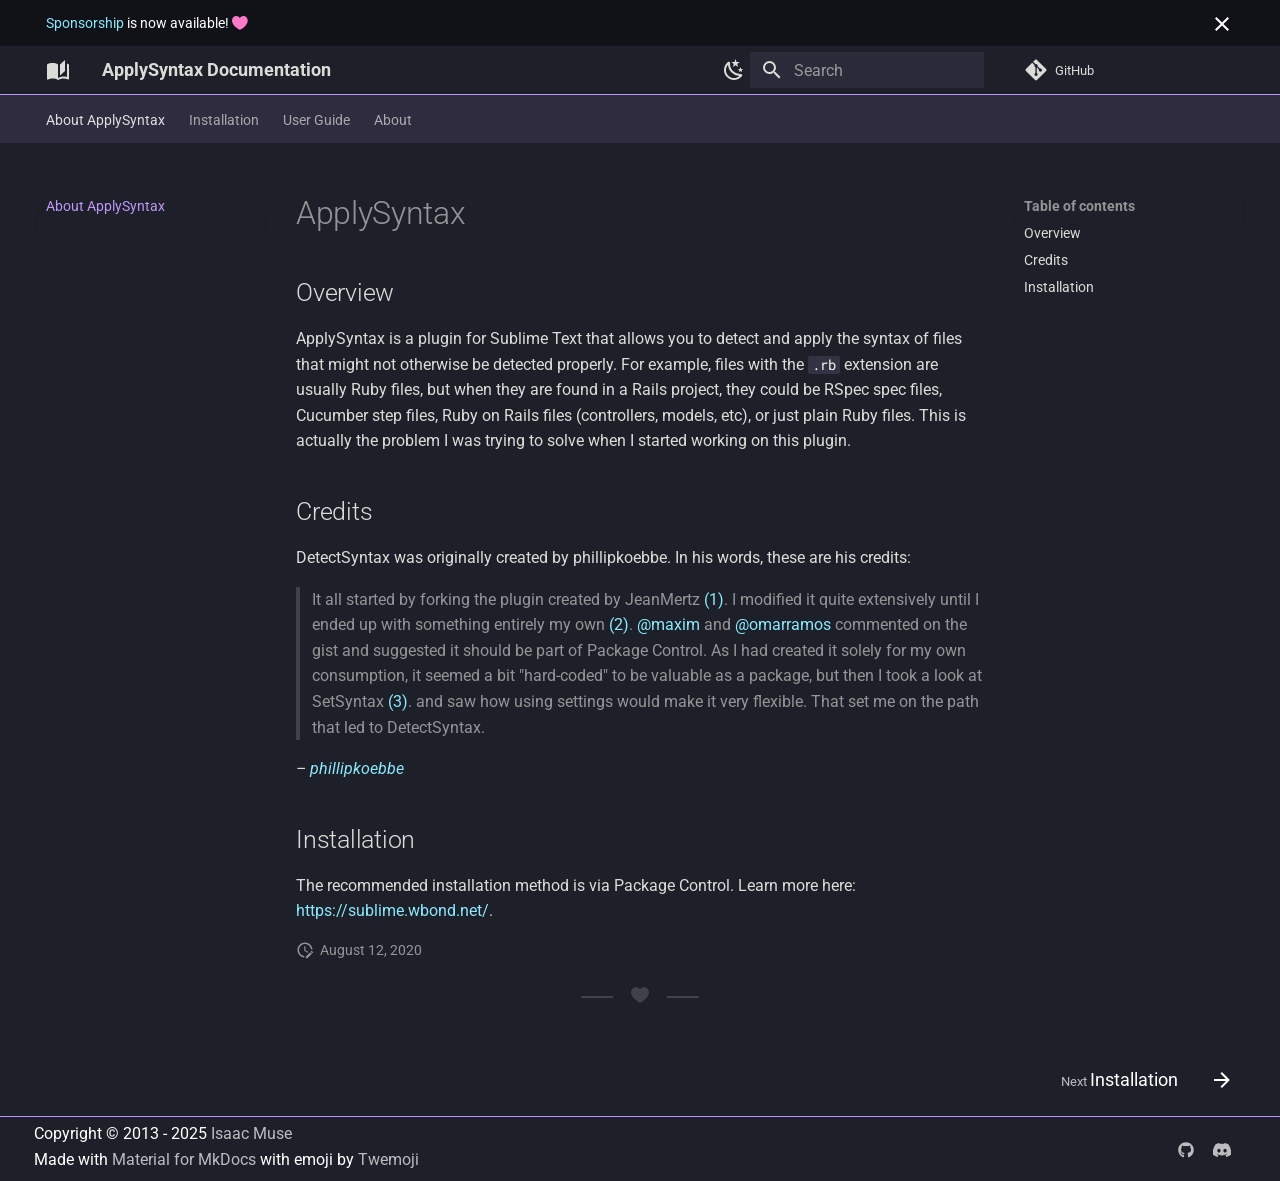
<file: index.html>
<!doctype html><html lang=en class=no-js> <head><meta charset=utf-8><meta name=viewport content="width=device-width,initial-scale=1"><meta name=description content="Syntax detector for Sublime Text."><link href=https://facelessuser.github.io/ApplySyntax/ rel=canonical><link href=installation/ rel=next><link rel=icon href=assets/images/favicon.png><meta name=generator content="mkdocs-1.6.1, mkdocs-material-9.7.0"><title>ApplySyntax Documentation</title><link rel=stylesheet href=assets/stylesheets/main.618322db.min.css><link rel=stylesheet href=assets/stylesheets/palette.ab4e12ef.min.css><script src=assets/pymdownx-extras/material-extra-theme-2ek1P7jT.js type=text/javascript></script><script src=assets/pymdownx-extras/material-extra-3rdparty-BUCF4rjN.js type=text/javascript></script><link rel=preconnect href=https://fonts.gstatic.com crossorigin><link rel=stylesheet href="https://fonts.googleapis.com/css?family=Roboto:300,300i,400,400i,700,700i%7CRoboto+Mono:400,400i,700,700i&display=fallback"><style>:root{--md-text-font:"Roboto";--md-code-font:"Roboto Mono"}</style><link rel=stylesheet href=assets/pymdownx-extras/extra-c6ab11540a.css><script>__md_scope=new URL(".",location),__md_hash=e=>[...e].reduce(((e,_)=>(e<<5)-e+_.charCodeAt(0)),0),__md_get=(e,_=localStorage,t=__md_scope)=>JSON.parse(_.getItem(t.pathname+"."+e)),__md_set=(e,_,t=localStorage,a=__md_scope)=>{try{t.setItem(a.pathname+"."+e,JSON.stringify(_))}catch(e){}}</script></head> <body dir=ltr data-md-color-scheme=dracula data-md-color-primary=deep-purple data-md-color-accent=deep-purple> <input class=md-toggle data-md-toggle=drawer type=checkbox id=__drawer autocomplete=off> <input class=md-toggle data-md-toggle=search type=checkbox id=__search autocomplete=off> <label class=md-overlay for=__drawer></label> <div data-md-component=skip> <a href=#applysyntax class=md-skip> Skip to content </a> </div> <div data-md-component=announce> <aside class=md-banner> <div class="md-banner__inner md-grid md-typeset"> <button class="md-banner__button md-icon" aria-label="Don't show this again"> <svg xmlns=http://www.w3.org/2000/svg viewbox="0 0 24 24"><path d="M19 6.41 17.59 5 12 10.59 6.41 5 5 6.41 10.59 12 5 17.59 6.41 19 12 13.41 17.59 19 19 17.59 13.41 12z"/></svg> </button> <a href=about/contributing/#become-a-sponsor>Sponsorship</a> is now available! <span class="twemoji heart-throb"> <svg xmlns=http://www.w3.org/2000/svg width=16 height=16 viewbox="0 0 16 16"><path fill-rule=evenodd d="M7.655 14.916L8 14.25l.345.666a.752.752 0 01-.69 0zm0 0L8 14.25l.345.666.002-.001.006-.003.018-.01a7.643 7.643 0 00.31-.17 22.08 22.08 0 003.433-2.414C13.956 10.731 16 8.35 16 5.5 16 2.836 13.914 1 11.75 1 10.203 1 8.847 1.802 8 3.02 7.153 1.802 5.797 1 4.25 1 2.086 1 0 2.836 0 5.5c0 2.85 2.045 5.231 3.885 6.818a22.075 22.075 0 003.744 2.584l.018.01.006.003h.002z"/></svg> </span> </div> <script>var el=document.querySelector("[data-md-component=announce]");if(el){var content=el.querySelector(".md-typeset");__md_hash(content.innerHTML)===__md_get("__announce")&&(el.hidden=!0)}</script> </aside> </div> <header class=md-header data-md-component=header> <nav class="md-header__inner md-grid" aria-label=header.title> <a href=https://facelessuser.github.io/ApplySyntax/ title="ApplySyntax Documentation" class="md-header__button md-logo" aria-label="ApplySyntax Documentation"> <svg xmlns=http://www.w3.org/2000/svg viewbox="0 0 24 24"><path d="m19 2-5 4.5v11l5-4.5zM6.5 5C4.55 5 2.45 5.4 1 6.5v14.66c0 .25.25.5.5.5.1 0 .15-.07.25-.07 1.35-.65 3.3-1.09 4.75-1.09 1.95 0 4.05.4 5.5 1.5 1.35-.85 3.8-1.5 5.5-1.5 1.65 0 3.35.31 4.75 1.06.1.05.15.03.25.03.25 0 .5-.25.5-.5V6.5c-.6-.45-1.25-.75-2-1V19c-1.1-.35-2.3-.5-3.5-.5-1.7 0-4.15.65-5.5 1.5V6.5C10.55 5.4 8.45 5 6.5 5"/></svg> </a> <label class="md-header__button md-icon" for=__drawer> <svg xmlns=http://www.w3.org/2000/svg viewbox="0 0 24 24"><path d="M3 6h18v2H3zm0 5h18v2H3zm0 5h18v2H3z"/></svg> </label> <div class=md-header__title data-md-component=header-title> <div class=md-header__ellipsis> <div class=md-header__topic> <span class=md-ellipsis> ApplySyntax Documentation </span> </div> <div class=md-header__topic data-md-component=header-topic> <span class=md-ellipsis> About ApplySyntax </span> </div> </div> </div> <div class=md-header__options> <div class="md-header-nav__scheme md-header-nav__button md-source__icon md-icon"> <a href=javascript:toggleScheme(); title="Light mode" class=light-mode> <svg xmlns=http://www.w3.org/2000/svg viewbox="0 0 24 24"><path d="M12 7a5 5 0 0 1 5 5 5 5 0 0 1-5 5 5 5 0 0 1-5-5 5 5 0 0 1 5-5m0 2a3 3 0 0 0-3 3 3 3 0 0 0 3 3 3 3 0 0 0 3-3 3 3 0 0 0-3-3m0-7 2.39 3.42C13.65 5.15 12.84 5 12 5s-1.65.15-2.39.42zM3.34 7l4.16-.35A7.2 7.2 0 0 0 5.94 8.5c-.44.74-.69 1.5-.83 2.29zm.02 10 1.76-3.77a7.131 7.131 0 0 0 2.38 4.14zM20.65 7l-1.77 3.79a7.02 7.02 0 0 0-2.38-4.15zm-.01 10-4.14.36c.59-.51 1.12-1.14 1.54-1.86.42-.73.69-1.5.83-2.29zM12 22l-2.41-3.44c.74.27 1.55.44 2.41.44.82 0 1.63-.17 2.37-.44z"/></svg> </a> <a href=javascript:toggleScheme(); title="Dark mode" class=dark-mode> <svg xmlns=http://www.w3.org/2000/svg viewbox="0 0 24 24"><path d="m17.75 4.09-2.53 1.94.91 3.06-2.63-1.81-2.63 1.81.91-3.06-2.53-1.94L12.44 4l1.06-3 1.06 3zm3.5 6.91-1.64 1.25.59 1.98-1.7-1.17-1.7 1.17.59-1.98L15.75 11l2.06-.05L18.5 9l.69 1.95zm-2.28 4.95c.83-.08 1.72 1.1 1.19 1.85-.32.45-.66.87-1.08 1.27C15.17 23 8.84 23 4.94 19.07c-3.91-3.9-3.91-10.24 0-14.14.4-.4.82-.76 1.27-1.08.75-.53 1.93.36 1.85 1.19-.27 2.86.69 5.83 2.89 8.02a9.96 9.96 0 0 0 8.02 2.89m-1.64 2.02a12.08 12.08 0 0 1-7.8-3.47c-2.17-2.19-3.33-5-3.49-7.82-2.81 3.14-2.7 7.96.31 10.98 3.02 3.01 7.84 3.12 10.98.31"/></svg> </a> <a href=javascript:toggleScheme(); title="System preference" class=system-mode> <svg xmlns=http://www.w3.org/2000/svg viewbox="0 0 24 24"><path d="M7.5 2c-1.79 1.15-3 3.18-3 5.5s1.21 4.35 3.03 5.5C4.46 13 2 10.54 2 7.5A5.5 5.5 0 0 1 7.5 2m11.57 1.5 1.43 1.43L4.93 20.5 3.5 19.07zm-6.18 2.43L11.41 5 9.97 6l.42-1.7L9 3.24l1.75-.12.58-1.65L12 3.1l1.73.03-1.35 1.13zm-3.3 3.61-1.16-.73-1.12.78.34-1.32-1.09-.83 1.36-.09.45-1.29.51 1.27 1.36.03-1.05.87zM19 13.5a5.5 5.5 0 0 1-5.5 5.5c-1.22 0-2.35-.4-3.26-1.07l7.69-7.69c.67.91 1.07 2.04 1.07 3.26m-4.4 6.58 2.77-1.15-.24 3.35zm4.33-2.7 1.15-2.77 2.2 2.54zm1.15-4.96-1.14-2.78 3.34.24zM9.63 18.93l2.77 1.15-2.53 2.19z"/></svg> </a> <a href=javascript:toggleScheme(); title="Unknown scheme" class=unknown-mode> <svg xmlns=http://www.w3.org/2000/svg viewbox="0 0 24 24"><path d="m15.07 11.25-.9.92C13.45 12.89 13 13.5 13 15h-2v-.5c0-1.11.45-2.11 1.17-2.83l1.24-1.26c.37-.36.59-.86.59-1.41a2 2 0 0 0-2-2 2 2 0 0 0-2 2H8a4 4 0 0 1 4-4 4 4 0 0 1 4 4 3.2 3.2 0 0 1-.93 2.25M13 19h-2v-2h2M12 2A10 10 0 0 0 2 12a10 10 0 0 0 10 10 10 10 0 0 0 10-10c0-5.53-4.5-10-10-10"/></svg> </a> </div> </div> <label class="md-header__button md-icon" for=__search> <svg xmlns=http://www.w3.org/2000/svg viewbox="0 0 24 24"><path d="M9.5 3A6.5 6.5 0 0 1 16 9.5c0 1.61-.59 3.09-1.56 4.23l.27.27h.79l5 5-1.5 1.5-5-5v-.79l-.27-.27A6.52 6.52 0 0 1 9.5 16 6.5 6.5 0 0 1 3 9.5 6.5 6.5 0 0 1 9.5 3m0 2C7 5 5 7 5 9.5S7 14 9.5 14 14 12 14 9.5 12 5 9.5 5"/></svg> </label> <div class=md-search data-md-component=search role=dialog> <label class=md-search__overlay for=__search></label> <div class=md-search__inner role=search> <form class=md-search__form name=search> <input type=text class=md-search__input name=query aria-label=Search placeholder=Search autocapitalize=off autocorrect=off autocomplete=off spellcheck=false data-md-component=search-query required> <label class="md-search__icon md-icon" for=__search> <svg xmlns=http://www.w3.org/2000/svg viewbox="0 0 24 24"><path d="M9.5 3A6.5 6.5 0 0 1 16 9.5c0 1.61-.59 3.09-1.56 4.23l.27.27h.79l5 5-1.5 1.5-5-5v-.79l-.27-.27A6.52 6.52 0 0 1 9.5 16 6.5 6.5 0 0 1 3 9.5 6.5 6.5 0 0 1 9.5 3m0 2C7 5 5 7 5 9.5S7 14 9.5 14 14 12 14 9.5 12 5 9.5 5"/></svg> <svg xmlns=http://www.w3.org/2000/svg viewbox="0 0 24 24"><path d="M20 11v2H8l5.5 5.5-1.42 1.42L4.16 12l7.92-7.92L13.5 5.5 8 11z"/></svg> </label> <nav class=md-search__options aria-label=Search> <a href=javascript:void(0) class="md-search__icon md-icon" title=Share aria-label=Share data-clipboard data-clipboard-text data-md-component=search-share tabindex=-1> <svg xmlns=http://www.w3.org/2000/svg viewbox="0 0 24 24"><path d="M18 16.08c-.76 0-1.44.3-1.96.77L8.91 12.7c.05-.23.09-.46.09-.7s-.04-.47-.09-.7l7.05-4.11c.54.5 1.25.81 2.04.81a3 3 0 0 0 3-3 3 3 0 0 0-3-3 3 3 0 0 0-3 3c0 .24.04.47.09.7L8.04 9.81C7.5 9.31 6.79 9 6 9a3 3 0 0 0-3 3 3 3 0 0 0 3 3c.79 0 1.5-.31 2.04-.81l7.12 4.15c-.05.21-.08.43-.08.66 0 1.61 1.31 2.91 2.92 2.91s2.92-1.3 2.92-2.91A2.92 2.92 0 0 0 18 16.08"/></svg> </a> <button type=reset class="md-search__icon md-icon" title=Clear aria-label=Clear tabindex=-1> <svg xmlns=http://www.w3.org/2000/svg viewbox="0 0 24 24"><path d="M19 6.41 17.59 5 12 10.59 6.41 5 5 6.41 10.59 12 5 17.59 6.41 19 12 13.41 17.59 19 19 17.59 13.41 12z"/></svg> </button> </nav> <div class=md-search__suggest data-md-component=search-suggest></div> </form> <div class=md-search__output> <div class=md-search__scrollwrap tabindex=0 data-md-scrollfix> <div class=md-search-result data-md-component=search-result> <div class=md-search-result__meta> Initializing search </div> <ol class=md-search-result__list role=presentation></ol> </div> </div> </div> </div> </div> <div class=md-header__source> <a href=https://github.com/facelessuser/ApplySyntax title="Go to repository" class=md-source data-md-component=source> <div class="md-source__icon md-icon"> <svg xmlns=http://www.w3.org/2000/svg viewbox="0 0 448 512"><!-- Font Awesome Free 7.1.0 by @fontawesome - https://fontawesome.com License - https://fontawesome.com/license/free (Icons: CC BY 4.0, Fonts: SIL OFL 1.1, Code: MIT License) Copyright 2025 Fonticons, Inc.--><path d="M439.6 236.1 244 40.5c-5.4-5.5-12.8-8.5-20.4-8.5s-15 3-20.4 8.4L162.5 81l51.5 51.5c27.1-9.1 52.7 16.8 43.4 43.7l49.7 49.7c34.2-11.8 61.2 31 35.5 56.7-26.5 26.5-70.2-2.9-56-37.3L240.3 199v121.9c25.3 12.5 22.3 41.8 9.1 55-6.4 6.4-15.2 10.1-24.3 10.1s-17.8-3.6-24.3-10.1c-17.6-17.6-11.1-46.9 11.2-56v-123c-20.8-8.5-24.6-30.7-18.6-45L142.6 101 8.5 235.1C3 240.6 0 247.9 0 255.5s3 15 8.5 20.4l195.6 195.7c5.4 5.4 12.7 8.4 20.4 8.4s15-3 20.4-8.4l194.7-194.7c5.4-5.4 8.4-12.8 8.4-20.4s-3-15-8.4-20.4"/></svg> </div> <div class=md-source__repository> GitHub </div> </a> </div> </nav> </header> <div class=md-container data-md-component=container> <nav class=md-tabs aria-label=Tabs data-md-component=tabs> <div class=md-grid> <ul class=md-tabs__list> <li class="md-tabs__item md-tabs__item--active"> <a href=. class=md-tabs__link> About ApplySyntax </a> </li> <li class=md-tabs__item> <a href=installation/ class=md-tabs__link> Installation </a> </li> <li class=md-tabs__item> <a href=usage/ class=md-tabs__link> User Guide </a> </li> <li class=md-tabs__item> <a href=about/contributing/ class=md-tabs__link> About </a> </li> </ul> </div> </nav> <main class=md-main data-md-component=main> <div class="md-main__inner md-grid"> <div class="md-sidebar md-sidebar--primary" data-md-component=sidebar data-md-type=navigation> <div class=md-sidebar__scrollwrap> <div class=md-sidebar__inner> <nav class="md-nav md-nav--primary md-nav--lifted" aria-label=Navigation data-md-level=0> <label class=md-nav__title for=__drawer> <a href=. title="ApplySyntax Documentation" class="md-nav__button md-logo" aria-label="ApplySyntax Documentation" data-md-component=logo> <svg xmlns=http://www.w3.org/2000/svg viewbox="0 0 24 24"><path d="m19 2-5 4.5v11l5-4.5zM6.5 5C4.55 5 2.45 5.4 1 6.5v14.66c0 .25.25.5.5.5.1 0 .15-.07.25-.07 1.35-.65 3.3-1.09 4.75-1.09 1.95 0 4.05.4 5.5 1.5 1.35-.85 3.8-1.5 5.5-1.5 1.65 0 3.35.31 4.75 1.06.1.05.15.03.25.03.25 0 .5-.25.5-.5V6.5c-.6-.45-1.25-.75-2-1V19c-1.1-.35-2.3-.5-3.5-.5-1.7 0-4.15.65-5.5 1.5V6.5C10.55 5.4 8.45 5 6.5 5"/></svg> </a> ApplySyntax Documentation </label> <div class=md-nav__source> <a href=https://github.com/facelessuser/ApplySyntax title="Go to repository" class=md-source data-md-component=source> <div class="md-source__icon md-icon"> <svg xmlns=http://www.w3.org/2000/svg viewbox="0 0 448 512"><!-- Font Awesome Free 7.1.0 by @fontawesome - https://fontawesome.com License - https://fontawesome.com/license/free (Icons: CC BY 4.0, Fonts: SIL OFL 1.1, Code: MIT License) Copyright 2025 Fonticons, Inc.--><path d="M439.6 236.1 244 40.5c-5.4-5.5-12.8-8.5-20.4-8.5s-15 3-20.4 8.4L162.5 81l51.5 51.5c27.1-9.1 52.7 16.8 43.4 43.7l49.7 49.7c34.2-11.8 61.2 31 35.5 56.7-26.5 26.5-70.2-2.9-56-37.3L240.3 199v121.9c25.3 12.5 22.3 41.8 9.1 55-6.4 6.4-15.2 10.1-24.3 10.1s-17.8-3.6-24.3-10.1c-17.6-17.6-11.1-46.9 11.2-56v-123c-20.8-8.5-24.6-30.7-18.6-45L142.6 101 8.5 235.1C3 240.6 0 247.9 0 255.5s3 15 8.5 20.4l195.6 195.7c5.4 5.4 12.7 8.4 20.4 8.4s15-3 20.4-8.4l194.7-194.7c5.4-5.4 8.4-12.8 8.4-20.4s-3-15-8.4-20.4"/></svg> </div> <div class=md-source__repository> GitHub </div> </a> </div> <ul class=md-nav__list data-md-scrollfix> <li class="md-nav__item md-nav__item--active"> <input class="md-nav__toggle md-toggle" type=checkbox id=__toc> <label class="md-nav__link md-nav__link--active" for=__toc> <span class=md-ellipsis> About ApplySyntax </span> <span class="md-nav__icon md-icon"></span> </label> <a href=. class="md-nav__link md-nav__link--active"> <span class=md-ellipsis> About ApplySyntax </span> </a> <nav class="md-nav md-nav--secondary" aria-label="Table of contents"> <label class=md-nav__title for=__toc> <span class="md-nav__icon md-icon"></span> Table of contents </label> <ul class=md-nav__list data-md-component=toc data-md-scrollfix> <li class=md-nav__item> <a href=#overview class=md-nav__link> <span class=md-ellipsis> Overview </span> </a> </li> <li class=md-nav__item> <a href=#credits class=md-nav__link> <span class=md-ellipsis> Credits </span> </a> </li> <li class=md-nav__item> <a href=#installation class=md-nav__link> <span class=md-ellipsis> Installation </span> </a> </li> </ul> </nav> </li> <li class=md-nav__item> <a href=installation/ class=md-nav__link> <span class=md-ellipsis> Installation </span> </a> </li> <li class=md-nav__item> <a href=usage/ class=md-nav__link> <span class=md-ellipsis> User Guide </span> </a> </li> <li class="md-nav__item md-nav__item--nested"> <input class="md-nav__toggle md-toggle " type=checkbox id=__nav_4> <label class=md-nav__link for=__nav_4 id=__nav_4_label tabindex=0> <span class=md-ellipsis> About </span> <span class="md-nav__icon md-icon"></span> </label> <nav class=md-nav data-md-level=1 aria-labelledby=__nav_4_label aria-expanded=false> <label class=md-nav__title for=__nav_4> <span class="md-nav__icon md-icon"></span> About </label> <ul class=md-nav__list data-md-scrollfix> <li class=md-nav__item> <a href=about/contributing/ class=md-nav__link> <span class=md-ellipsis> Contributing &amp; Support </span> </a> </li> <li class=md-nav__item> <a href=about/changelog/ class=md-nav__link> <span class=md-ellipsis> Changelog </span> </a> </li> <li class=md-nav__item> <a href=about/license/ class=md-nav__link> <span class=md-ellipsis> License </span> </a> </li> </ul> </nav> </li> </ul> </nav> </div> </div> </div> <div class="md-sidebar md-sidebar--secondary" data-md-component=sidebar data-md-type=toc> <div class=md-sidebar__scrollwrap> <div class=md-sidebar__inner> <nav class="md-nav md-nav--secondary" aria-label="Table of contents"> <label class=md-nav__title for=__toc> <span class="md-nav__icon md-icon"></span> Table of contents </label> <ul class=md-nav__list data-md-component=toc data-md-scrollfix> <li class=md-nav__item> <a href=#overview class=md-nav__link> <span class=md-ellipsis> Overview </span> </a> </li> <li class=md-nav__item> <a href=#credits class=md-nav__link> <span class=md-ellipsis> Credits </span> </a> </li> <li class=md-nav__item> <a href=#installation class=md-nav__link> <span class=md-ellipsis> Installation </span> </a> </li> </ul> </nav> </div> </div> </div> <div class=md-content data-md-component=content> <article class="md-content__inner md-typeset"> <h1 id=applysyntax>ApplySyntax<a class=headerlink href=#applysyntax title="Permanent link"></a></h1> <h2 id=overview>Overview<a class=headerlink href=#overview title="Permanent link"></a></h2> <p>ApplySyntax is a plugin for Sublime Text that allows you to detect and apply the syntax of files that might not otherwise be detected properly. For example, files with the <code>.rb</code> extension are usually Ruby files, but when they are found in a Rails project, they could be RSpec spec files, Cucumber step files, Ruby on Rails files (controllers, models, etc), or just plain Ruby files. This is actually the problem I was trying to solve when I started working on this plugin.</p> <h2 id=credits>Credits<a class=headerlink href=#credits title="Permanent link"></a></h2> <p>DetectSyntax was originally created by phillipkoebbe. In his words, these are his credits:</p> <blockquote> <p>It all started by forking the plugin created by JeanMertz <a href=https://gist.github.com/925008>(1)</a>. I modified it quite extensively until I ended up with something entirely my own <a href=https://gist.github.com/1497794>(2)</a>. <a class="magiclink magiclink-github magiclink-mention" href=https://github.com/maxim title="GitHub User: maxim">@maxim</a> and <a class="magiclink magiclink-github magiclink-mention" href=https://github.com/omarramos title="GitHub User: omarramos">@omarramos</a> commented on the gist and suggested it should be part of Package Control. As I had created it solely for my own consumption, it seemed a bit "hard-coded" to be valuable as a package, but then I took a look at SetSyntax <a href=https://github.com/aparajita/SetSyntax>(3)</a>. and saw how using settings would make it very flexible. That set me on the path that led to DetectSyntax.</p> </blockquote> <p><cite class=quote>&ndash; <a href=https://github.com/phillipkoebbe>phillipkoebbe</a></cite></p> <h2 id=installation>Installation<a class=headerlink href=#installation title="Permanent link"></a></h2> <p>The recommended installation method is via Package Control. Learn more here: <a href=https://sublime.wbond.net/ >https://sublime.wbond.net/</a>.</p> <aside class=md-source-file> <span class=md-source-file__fact> <span class=md-icon title="Last update"> <svg xmlns=http://www.w3.org/2000/svg viewbox="0 0 24 24"><path d="M21 13.1c-.1 0-.3.1-.4.2l-1 1 2.1 2.1 1-1c.2-.2.2-.6 0-.8l-1.3-1.3c-.1-.1-.2-.2-.4-.2m-1.9 1.8-6.1 6V23h2.1l6.1-6.1zM12.5 7v5.2l4 2.4-1 1L11 13V7zM11 21.9c-5.1-.5-9-4.8-9-9.9C2 6.5 6.5 2 12 2c5.3 0 9.6 4.1 10 9.3-.3-.1-.6-.2-1-.2s-.7.1-1 .2C19.6 7.2 16.2 4 12 4c-4.4 0-8 3.6-8 8 0 4.1 3.1 7.5 7.1 7.9l-.1.2z"/></svg> </span> <span class="git-revision-date-localized-plugin git-revision-date-localized-plugin-date" title="August 12, 2020 21:00:04 UTC">August 12, 2020</span> </span> </aside> <footer class=sponsorship> <hr> <a href=https://github.com/sponsors/facelessuser title="Become a sponsor"> <span class="twemoji heart-throb-hover"> <svg xmlns=http://www.w3.org/2000/svg viewbox="0 0 16 16"><path d="M7.655 14.916zh-.002l-.006-.003-.018-.01a22 22 0 0 1-3.744-2.584C2.045 10.731 0 8.35 0 5.5 0 2.836 2.086 1 4.25 1 5.797 1 7.153 1.802 8 3.02 8.847 1.802 10.203 1 11.75 1 13.914 1 16 2.836 16 5.5c0 2.85-2.044 5.231-3.886 6.818a22 22 0 0 1-3.433 2.414 7 7 0 0 1-.31.17l-.018.01-.008.004a.75.75 0 0 1-.69 0"/></svg> </span> </a> <hr> </footer> </article> </div> <script>var target=document.getElementById(location.hash.slice(1));target&&target.name&&(target.checked=target.name.startsWith("__tabbed_"))</script> </div> <button type=button class="md-top md-icon" data-md-component=top hidden> <svg xmlns=http://www.w3.org/2000/svg viewbox="0 0 24 24"><path d="M13 20h-2V8l-5.5 5.5-1.42-1.42L12 4.16l7.92 7.92-1.42 1.42L13 8z"/></svg> Back to top </button> </main> <footer class=md-footer> <nav class="md-footer__inner md-grid" aria-label=footer.title> <a href=installation/ class="md-footer__link md-footer__link--next" rel=next> <div class=md-footer__title> <div class=md-ellipsis> <span class=md-footer__direction> Next </span> Installation </div> </div> <div class="md-footer__button md-icon"> <svg xmlns=http://www.w3.org/2000/svg viewbox="0 0 24 24"><path d="M4 11v2h12l-5.5 5.5 1.42 1.42L19.84 12l-7.92-7.92L10.5 5.5 16 11z"/></svg> </div> </a> </nav> <div class="md-footer-meta md-typeset"> <div class="md-footer-meta__inner md-grid"> <div class=md-footer-copyright> <div class=md-footer-copyright__highlight> Copyright &copy; 2013 - 2025 <a href=https://github.com/facelessuser target=_blank rel=noopener>Isaac Muse</a> </div> Made with <a href=https://squidfunk.github.io/mkdocs-material/ target=_blank rel=noopener> Material for MkDocs </a> with emoji by <a href=https://github.com/twitter/twemoji target=_blank rel=noopener> Twemoji </a> </div> <div class=md-social> <a href=https://github.com/facelessuser target=_blank rel=noopener title=github.com class=md-social__link> <svg xmlns=http://www.w3.org/2000/svg viewbox="0 0 512 512"><!-- Font Awesome Free 7.1.0 by @fontawesome - https://fontawesome.com License - https://fontawesome.com/license/free (Icons: CC BY 4.0, Fonts: SIL OFL 1.1, Code: MIT License) Copyright 2025 Fonticons, Inc.--><path d="M173.9 397.4c0 2-2.3 3.6-5.2 3.6-3.3.3-5.6-1.3-5.6-3.6 0-2 2.3-3.6 5.2-3.6 3-.3 5.6 1.3 5.6 3.6m-31.1-4.5c-.7 2 1.3 4.3 4.3 4.9 2.6 1 5.6 0 6.2-2s-1.3-4.3-4.3-5.2c-2.6-.7-5.5.3-6.2 2.3m44.2-1.7c-2.9.7-4.9 2.6-4.6 4.9.3 2 2.9 3.3 5.9 2.6 2.9-.7 4.9-2.6 4.6-4.6-.3-1.9-3-3.2-5.9-2.9M252.8 8C114.1 8 8 113.3 8 252c0 110.9 69.8 205.8 169.5 239.2 12.8 2.3 17.3-5.6 17.3-12.1 0-6.2-.3-40.4-.3-61.4 0 0-70 15-84.7-29.8 0 0-11.4-29.1-27.8-36.6 0 0-22.9-15.7 1.6-15.4 0 0 24.9 2 38.6 25.8 21.9 38.6 58.6 27.5 72.9 20.9 2.3-16 8.8-27.1 16-33.7-55.9-6.2-112.3-14.3-112.3-110.5 0-27.5 7.6-41.3 23.6-58.9-2.6-6.5-11.1-33.3 2.6-67.9 20.9-6.5 69 27 69 27 20-5.6 41.5-8.5 62.8-8.5s42.8 2.9 62.8 8.5c0 0 48.1-33.6 69-27 13.7 34.7 5.2 61.4 2.6 67.9 16 17.7 25.8 31.5 25.8 58.9 0 96.5-58.9 104.2-114.8 110.5 9.2 7.9 17 22.9 17 46.4 0 33.7-.3 75.4-.3 83.6 0 6.5 4.6 14.4 17.3 12.1C436.2 457.8 504 362.9 504 252 504 113.3 391.5 8 252.8 8M105.2 352.9c-1.3 1-1 3.3.7 5.2 1.6 1.6 3.9 2.3 5.2 1 1.3-1 1-3.3-.7-5.2-1.6-1.6-3.9-2.3-5.2-1m-10.8-8.1c-.7 1.3.3 2.9 2.3 3.9 1.6 1 3.6.7 4.3-.7.7-1.3-.3-2.9-2.3-3.9-2-.6-3.6-.3-4.3.7m32.4 35.6c-1.6 1.3-1 4.3 1.3 6.2 2.3 2.3 5.2 2.6 6.5 1 1.3-1.3.7-4.3-1.3-6.2-2.2-2.3-5.2-2.6-6.5-1m-11.4-14.7c-1.6 1-1.6 3.6 0 5.9s4.3 3.3 5.6 2.3c1.6-1.3 1.6-3.9 0-6.2-1.4-2.3-4-3.3-5.6-2"/></svg> </a> <a href=https://discord.gg/TWs8Tgr target=_blank rel=noopener title=discord.gg class=md-social__link> <svg xmlns=http://www.w3.org/2000/svg viewbox="0 0 576 512"><!-- Font Awesome Free 7.1.0 by @fontawesome - https://fontawesome.com License - https://fontawesome.com/license/free (Icons: CC BY 4.0, Fonts: SIL OFL 1.1, Code: MIT License) Copyright 2025 Fonticons, Inc.--><path d="M492.5 69.8c-.2-.3-.4-.6-.8-.7-38.1-17.5-78.4-30-119.7-37.1-.4-.1-.8 0-1.1.1s-.6.4-.8.8c-5.5 9.9-10.5 20.2-14.9 30.6-44.6-6.8-89.9-6.8-134.4 0-4.5-10.5-9.5-20.7-15.1-30.6-.2-.3-.5-.6-.8-.8s-.7-.2-1.1-.2C162.5 39 122.2 51.5 84.1 69c-.3.1-.6.4-.8.7C7.1 183.5-13.8 294.6-3.6 404.2c0 .3.1.5.2.8s.3.4.5.6c44.4 32.9 94 58 146.8 74.2.4.1.8.1 1.1 0s.7-.4.9-.7c11.3-15.4 21.4-31.8 30-48.8.1-.2.2-.5.2-.8s0-.5-.1-.8-.2-.5-.4-.6-.4-.3-.7-.4c-15.8-6.1-31.2-13.4-45.9-21.9-.3-.2-.5-.4-.7-.6s-.3-.6-.3-.9 0-.6.2-.9.3-.5.6-.7c3.1-2.3 6.2-4.7 9.1-7.1.3-.2.6-.4.9-.4s.7 0 1 .1c96.2 43.9 200.4 43.9 295.5 0 .3-.1.7-.2 1-.2s.7.2.9.4c2.9 2.4 6 4.9 9.1 7.2.2.2.4.4.6.7s.2.6.2.9-.1.6-.3.9-.4.5-.6.6c-14.7 8.6-30 15.9-45.9 21.8-.2.1-.5.2-.7.4s-.3.4-.4.7-.1.5-.1.8.1.5.2.8c8.8 17 18.8 33.3 30 48.8.2.3.6.6.9.7s.8.1 1.1 0c52.9-16.2 102.6-41.3 147.1-74.2.2-.2.4-.4.5-.6s.2-.5.2-.8c12.3-126.8-20.5-236.9-86.9-334.5zm-302 267.7c-29 0-52.8-26.6-52.8-59.2s23.4-59.2 52.8-59.2c29.7 0 53.3 26.8 52.8 59.2 0 32.7-23.4 59.2-52.8 59.2m195.4 0c-29 0-52.8-26.6-52.8-59.2s23.4-59.2 52.8-59.2c29.7 0 53.3 26.8 52.8 59.2 0 32.7-23.2 59.2-52.8 59.2"/></svg> </a> </div> </div> </div> </footer> </div> <div class=md-dialog data-md-component=dialog> <div class="md-dialog__inner md-typeset"></div> </div> <script id=__config type=application/json>{"annotate": null, "base": ".", "features": ["announce.dismiss", "navigation.tabs", "navigation.top", "navigation.instant", "navigation.sections", "navigation.indexes", "toc.follow", "content.code.copy", "navigation.footer", "search.share", "search.highlight", "search.suggest"], "search": "assets/javascripts/workers/search.7a47a382.min.js", "tags": null, "translations": {"clipboard.copied": "Copied to clipboard", "clipboard.copy": "Copy to clipboard", "search.result.more.one": "1 more on this page", "search.result.more.other": "# more on this page", "search.result.none": "No matching documents", "search.result.one": "1 matching document", "search.result.other": "# matching documents", "search.result.placeholder": "Type to start searching", "search.result.term.missing": "Missing", "select.version": "Select version"}, "version": null}</script> <script src=assets/javascripts/bundle.e71a0d61.min.js></script> <script src=assets/pymdownx-extras/extra-loader-B5CKpNQx.js></script> </body> </html>
</file>
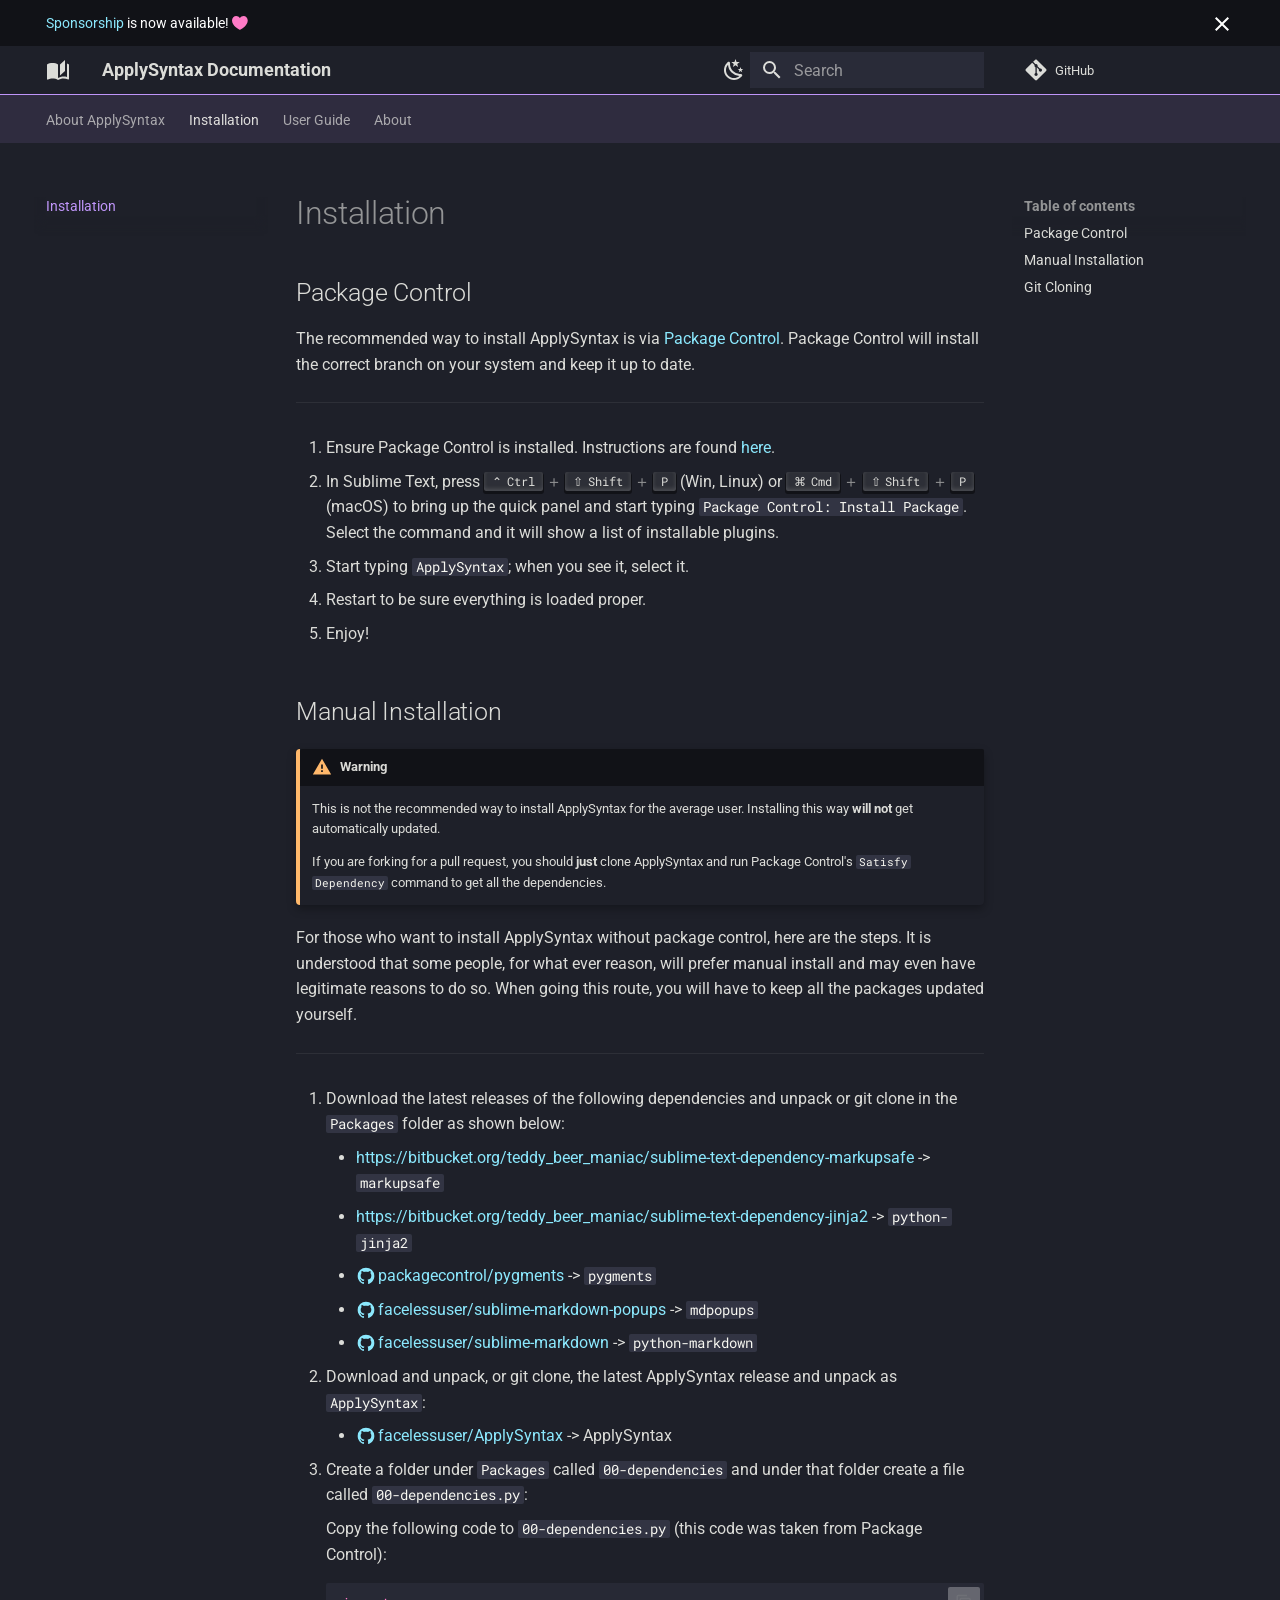
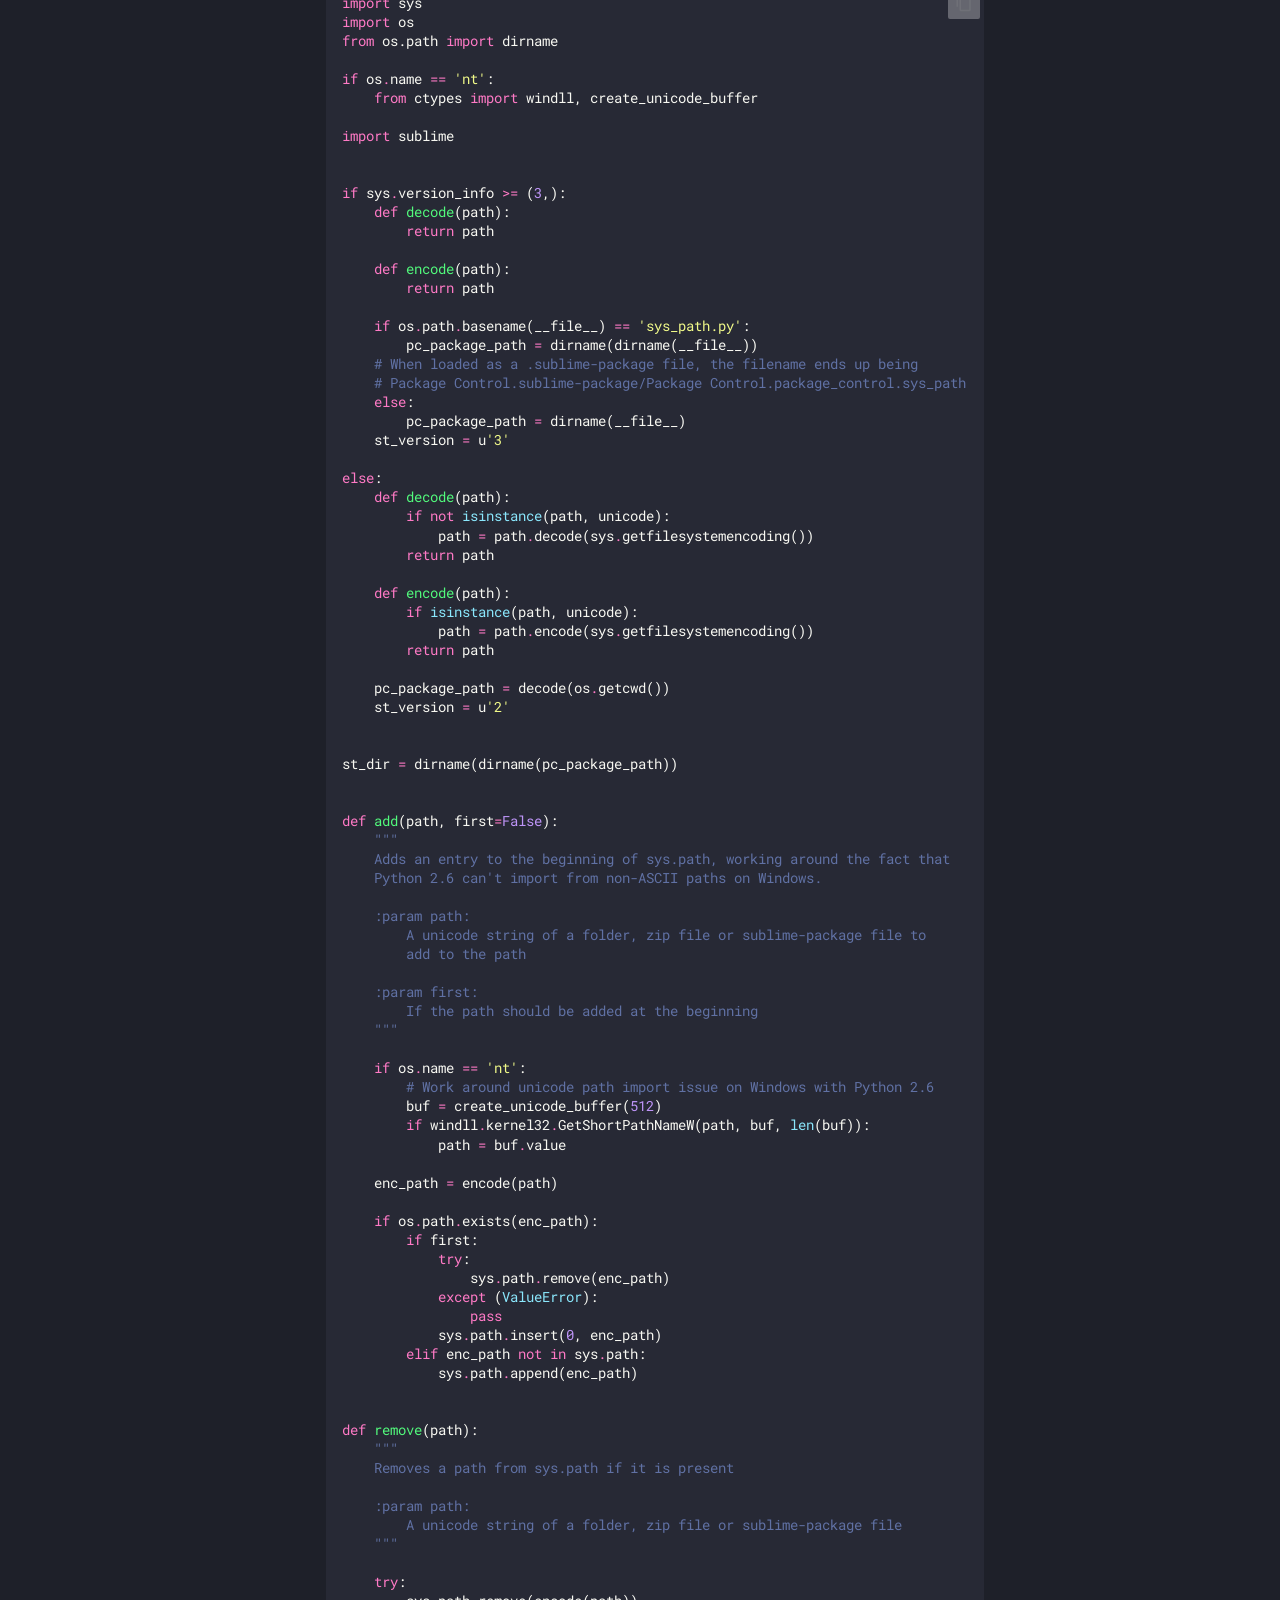
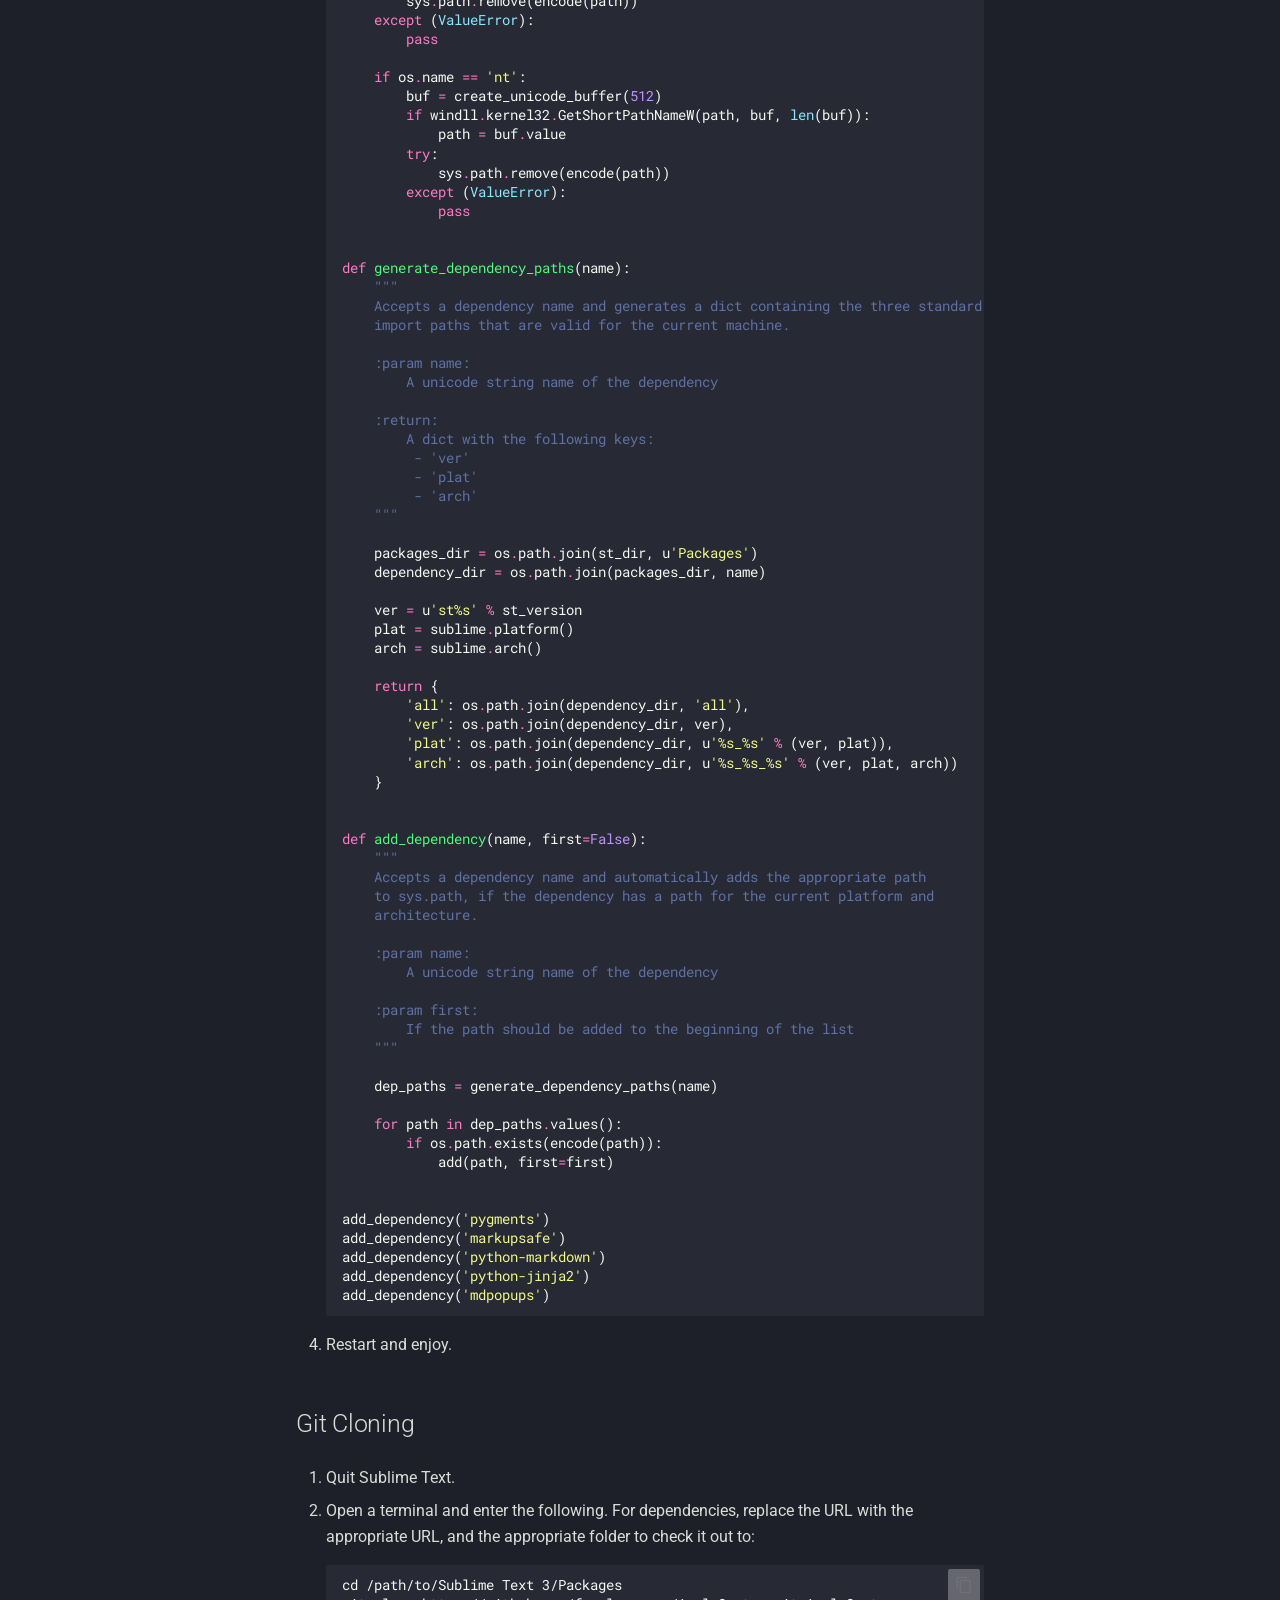
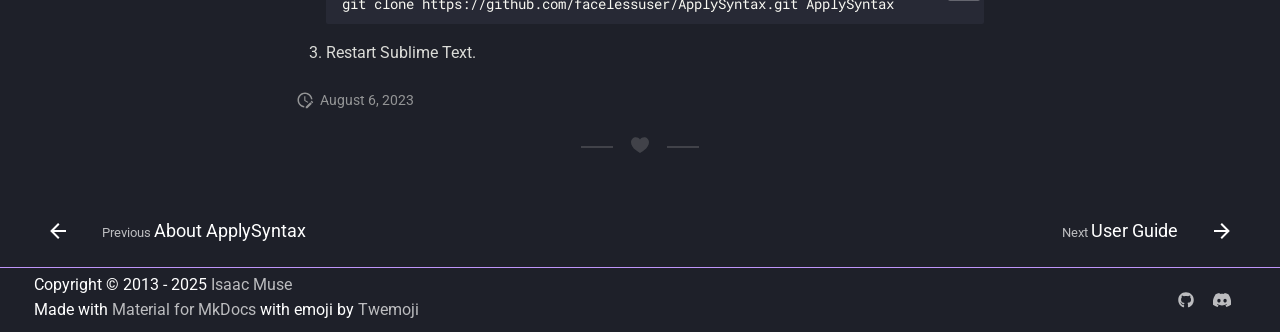
<file: installation/index.html>
<!doctype html><html lang=en class=no-js> <head><meta charset=utf-8><meta name=viewport content="width=device-width,initial-scale=1"><meta name=description content="Syntax detector for Sublime Text."><link href=https://facelessuser.github.io/ApplySyntax/installation/ rel=canonical><link rel=prev href=..><link href=../usage/ rel=next><link rel=icon href=../assets/images/favicon.png><meta name=generator content="mkdocs-1.6.1, mkdocs-material-9.7.0"><title>Installation - ApplySyntax Documentation</title><link rel=stylesheet href=../assets/stylesheets/main.618322db.min.css><link rel=stylesheet href=../assets/stylesheets/palette.ab4e12ef.min.css><script src=../assets/pymdownx-extras/material-extra-theme-2ek1P7jT.js type=text/javascript></script><script src=../assets/pymdownx-extras/material-extra-3rdparty-BUCF4rjN.js type=text/javascript></script><link rel=preconnect href=https://fonts.gstatic.com crossorigin><link rel=stylesheet href="https://fonts.googleapis.com/css?family=Roboto:300,300i,400,400i,700,700i%7CRoboto+Mono:400,400i,700,700i&display=fallback"><style>:root{--md-text-font:"Roboto";--md-code-font:"Roboto Mono"}</style><link rel=stylesheet href=../assets/pymdownx-extras/extra-c6ab11540a.css><script>__md_scope=new URL("..",location),__md_hash=e=>[...e].reduce(((e,_)=>(e<<5)-e+_.charCodeAt(0)),0),__md_get=(e,_=localStorage,t=__md_scope)=>JSON.parse(_.getItem(t.pathname+"."+e)),__md_set=(e,_,t=localStorage,a=__md_scope)=>{try{t.setItem(a.pathname+"."+e,JSON.stringify(_))}catch(e){}}</script></head> <body dir=ltr data-md-color-scheme=dracula data-md-color-primary=deep-purple data-md-color-accent=deep-purple> <input class=md-toggle data-md-toggle=drawer type=checkbox id=__drawer autocomplete=off> <input class=md-toggle data-md-toggle=search type=checkbox id=__search autocomplete=off> <label class=md-overlay for=__drawer></label> <div data-md-component=skip> <a href=#installation class=md-skip> Skip to content </a> </div> <div data-md-component=announce> <aside class=md-banner> <div class="md-banner__inner md-grid md-typeset"> <button class="md-banner__button md-icon" aria-label="Don't show this again"> <svg xmlns=http://www.w3.org/2000/svg viewbox="0 0 24 24"><path d="M19 6.41 17.59 5 12 10.59 6.41 5 5 6.41 10.59 12 5 17.59 6.41 19 12 13.41 17.59 19 19 17.59 13.41 12z"/></svg> </button> <a href=../about/contributing/#become-a-sponsor>Sponsorship</a> is now available! <span class="twemoji heart-throb"> <svg xmlns=http://www.w3.org/2000/svg width=16 height=16 viewbox="0 0 16 16"><path fill-rule=evenodd d="M7.655 14.916L8 14.25l.345.666a.752.752 0 01-.69 0zm0 0L8 14.25l.345.666.002-.001.006-.003.018-.01a7.643 7.643 0 00.31-.17 22.08 22.08 0 003.433-2.414C13.956 10.731 16 8.35 16 5.5 16 2.836 13.914 1 11.75 1 10.203 1 8.847 1.802 8 3.02 7.153 1.802 5.797 1 4.25 1 2.086 1 0 2.836 0 5.5c0 2.85 2.045 5.231 3.885 6.818a22.075 22.075 0 003.744 2.584l.018.01.006.003h.002z"/></svg> </span> </div> <script>var el=document.querySelector("[data-md-component=announce]");if(el){var content=el.querySelector(".md-typeset");__md_hash(content.innerHTML)===__md_get("__announce")&&(el.hidden=!0)}</script> </aside> </div> <header class=md-header data-md-component=header> <nav class="md-header__inner md-grid" aria-label=header.title> <a href=https://facelessuser.github.io/ApplySyntax/ title="ApplySyntax Documentation" class="md-header__button md-logo" aria-label="ApplySyntax Documentation"> <svg xmlns=http://www.w3.org/2000/svg viewbox="0 0 24 24"><path d="m19 2-5 4.5v11l5-4.5zM6.5 5C4.55 5 2.45 5.4 1 6.5v14.66c0 .25.25.5.5.5.1 0 .15-.07.25-.07 1.35-.65 3.3-1.09 4.75-1.09 1.95 0 4.05.4 5.5 1.5 1.35-.85 3.8-1.5 5.5-1.5 1.65 0 3.35.31 4.75 1.06.1.05.15.03.25.03.25 0 .5-.25.5-.5V6.5c-.6-.45-1.25-.75-2-1V19c-1.1-.35-2.3-.5-3.5-.5-1.7 0-4.15.65-5.5 1.5V6.5C10.55 5.4 8.45 5 6.5 5"/></svg> </a> <label class="md-header__button md-icon" for=__drawer> <svg xmlns=http://www.w3.org/2000/svg viewbox="0 0 24 24"><path d="M3 6h18v2H3zm0 5h18v2H3zm0 5h18v2H3z"/></svg> </label> <div class=md-header__title data-md-component=header-title> <div class=md-header__ellipsis> <div class=md-header__topic> <span class=md-ellipsis> ApplySyntax Documentation </span> </div> <div class=md-header__topic data-md-component=header-topic> <span class=md-ellipsis> Installation </span> </div> </div> </div> <div class=md-header__options> <div class="md-header-nav__scheme md-header-nav__button md-source__icon md-icon"> <a href=javascript:toggleScheme(); title="Light mode" class=light-mode> <svg xmlns=http://www.w3.org/2000/svg viewbox="0 0 24 24"><path d="M12 7a5 5 0 0 1 5 5 5 5 0 0 1-5 5 5 5 0 0 1-5-5 5 5 0 0 1 5-5m0 2a3 3 0 0 0-3 3 3 3 0 0 0 3 3 3 3 0 0 0 3-3 3 3 0 0 0-3-3m0-7 2.39 3.42C13.65 5.15 12.84 5 12 5s-1.65.15-2.39.42zM3.34 7l4.16-.35A7.2 7.2 0 0 0 5.94 8.5c-.44.74-.69 1.5-.83 2.29zm.02 10 1.76-3.77a7.131 7.131 0 0 0 2.38 4.14zM20.65 7l-1.77 3.79a7.02 7.02 0 0 0-2.38-4.15zm-.01 10-4.14.36c.59-.51 1.12-1.14 1.54-1.86.42-.73.69-1.5.83-2.29zM12 22l-2.41-3.44c.74.27 1.55.44 2.41.44.82 0 1.63-.17 2.37-.44z"/></svg> </a> <a href=javascript:toggleScheme(); title="Dark mode" class=dark-mode> <svg xmlns=http://www.w3.org/2000/svg viewbox="0 0 24 24"><path d="m17.75 4.09-2.53 1.94.91 3.06-2.63-1.81-2.63 1.81.91-3.06-2.53-1.94L12.44 4l1.06-3 1.06 3zm3.5 6.91-1.64 1.25.59 1.98-1.7-1.17-1.7 1.17.59-1.98L15.75 11l2.06-.05L18.5 9l.69 1.95zm-2.28 4.95c.83-.08 1.72 1.1 1.19 1.85-.32.45-.66.87-1.08 1.27C15.17 23 8.84 23 4.94 19.07c-3.91-3.9-3.91-10.24 0-14.14.4-.4.82-.76 1.27-1.08.75-.53 1.93.36 1.85 1.19-.27 2.86.69 5.83 2.89 8.02a9.96 9.96 0 0 0 8.02 2.89m-1.64 2.02a12.08 12.08 0 0 1-7.8-3.47c-2.17-2.19-3.33-5-3.49-7.82-2.81 3.14-2.7 7.96.31 10.98 3.02 3.01 7.84 3.12 10.98.31"/></svg> </a> <a href=javascript:toggleScheme(); title="System preference" class=system-mode> <svg xmlns=http://www.w3.org/2000/svg viewbox="0 0 24 24"><path d="M7.5 2c-1.79 1.15-3 3.18-3 5.5s1.21 4.35 3.03 5.5C4.46 13 2 10.54 2 7.5A5.5 5.5 0 0 1 7.5 2m11.57 1.5 1.43 1.43L4.93 20.5 3.5 19.07zm-6.18 2.43L11.41 5 9.97 6l.42-1.7L9 3.24l1.75-.12.58-1.65L12 3.1l1.73.03-1.35 1.13zm-3.3 3.61-1.16-.73-1.12.78.34-1.32-1.09-.83 1.36-.09.45-1.29.51 1.27 1.36.03-1.05.87zM19 13.5a5.5 5.5 0 0 1-5.5 5.5c-1.22 0-2.35-.4-3.26-1.07l7.69-7.69c.67.91 1.07 2.04 1.07 3.26m-4.4 6.58 2.77-1.15-.24 3.35zm4.33-2.7 1.15-2.77 2.2 2.54zm1.15-4.96-1.14-2.78 3.34.24zM9.63 18.93l2.77 1.15-2.53 2.19z"/></svg> </a> <a href=javascript:toggleScheme(); title="Unknown scheme" class=unknown-mode> <svg xmlns=http://www.w3.org/2000/svg viewbox="0 0 24 24"><path d="m15.07 11.25-.9.92C13.45 12.89 13 13.5 13 15h-2v-.5c0-1.11.45-2.11 1.17-2.83l1.24-1.26c.37-.36.59-.86.59-1.41a2 2 0 0 0-2-2 2 2 0 0 0-2 2H8a4 4 0 0 1 4-4 4 4 0 0 1 4 4 3.2 3.2 0 0 1-.93 2.25M13 19h-2v-2h2M12 2A10 10 0 0 0 2 12a10 10 0 0 0 10 10 10 10 0 0 0 10-10c0-5.53-4.5-10-10-10"/></svg> </a> </div> </div> <label class="md-header__button md-icon" for=__search> <svg xmlns=http://www.w3.org/2000/svg viewbox="0 0 24 24"><path d="M9.5 3A6.5 6.5 0 0 1 16 9.5c0 1.61-.59 3.09-1.56 4.23l.27.27h.79l5 5-1.5 1.5-5-5v-.79l-.27-.27A6.52 6.52 0 0 1 9.5 16 6.5 6.5 0 0 1 3 9.5 6.5 6.5 0 0 1 9.5 3m0 2C7 5 5 7 5 9.5S7 14 9.5 14 14 12 14 9.5 12 5 9.5 5"/></svg> </label> <div class=md-search data-md-component=search role=dialog> <label class=md-search__overlay for=__search></label> <div class=md-search__inner role=search> <form class=md-search__form name=search> <input type=text class=md-search__input name=query aria-label=Search placeholder=Search autocapitalize=off autocorrect=off autocomplete=off spellcheck=false data-md-component=search-query required> <label class="md-search__icon md-icon" for=__search> <svg xmlns=http://www.w3.org/2000/svg viewbox="0 0 24 24"><path d="M9.5 3A6.5 6.5 0 0 1 16 9.5c0 1.61-.59 3.09-1.56 4.23l.27.27h.79l5 5-1.5 1.5-5-5v-.79l-.27-.27A6.52 6.52 0 0 1 9.5 16 6.5 6.5 0 0 1 3 9.5 6.5 6.5 0 0 1 9.5 3m0 2C7 5 5 7 5 9.5S7 14 9.5 14 14 12 14 9.5 12 5 9.5 5"/></svg> <svg xmlns=http://www.w3.org/2000/svg viewbox="0 0 24 24"><path d="M20 11v2H8l5.5 5.5-1.42 1.42L4.16 12l7.92-7.92L13.5 5.5 8 11z"/></svg> </label> <nav class=md-search__options aria-label=Search> <a href=javascript:void(0) class="md-search__icon md-icon" title=Share aria-label=Share data-clipboard data-clipboard-text data-md-component=search-share tabindex=-1> <svg xmlns=http://www.w3.org/2000/svg viewbox="0 0 24 24"><path d="M18 16.08c-.76 0-1.44.3-1.96.77L8.91 12.7c.05-.23.09-.46.09-.7s-.04-.47-.09-.7l7.05-4.11c.54.5 1.25.81 2.04.81a3 3 0 0 0 3-3 3 3 0 0 0-3-3 3 3 0 0 0-3 3c0 .24.04.47.09.7L8.04 9.81C7.5 9.31 6.79 9 6 9a3 3 0 0 0-3 3 3 3 0 0 0 3 3c.79 0 1.5-.31 2.04-.81l7.12 4.15c-.05.21-.08.43-.08.66 0 1.61 1.31 2.91 2.92 2.91s2.92-1.3 2.92-2.91A2.92 2.92 0 0 0 18 16.08"/></svg> </a> <button type=reset class="md-search__icon md-icon" title=Clear aria-label=Clear tabindex=-1> <svg xmlns=http://www.w3.org/2000/svg viewbox="0 0 24 24"><path d="M19 6.41 17.59 5 12 10.59 6.41 5 5 6.41 10.59 12 5 17.59 6.41 19 12 13.41 17.59 19 19 17.59 13.41 12z"/></svg> </button> </nav> <div class=md-search__suggest data-md-component=search-suggest></div> </form> <div class=md-search__output> <div class=md-search__scrollwrap tabindex=0 data-md-scrollfix> <div class=md-search-result data-md-component=search-result> <div class=md-search-result__meta> Initializing search </div> <ol class=md-search-result__list role=presentation></ol> </div> </div> </div> </div> </div> <div class=md-header__source> <a href=https://github.com/facelessuser/ApplySyntax title="Go to repository" class=md-source data-md-component=source> <div class="md-source__icon md-icon"> <svg xmlns=http://www.w3.org/2000/svg viewbox="0 0 448 512"><!-- Font Awesome Free 7.1.0 by @fontawesome - https://fontawesome.com License - https://fontawesome.com/license/free (Icons: CC BY 4.0, Fonts: SIL OFL 1.1, Code: MIT License) Copyright 2025 Fonticons, Inc.--><path d="M439.6 236.1 244 40.5c-5.4-5.5-12.8-8.5-20.4-8.5s-15 3-20.4 8.4L162.5 81l51.5 51.5c27.1-9.1 52.7 16.8 43.4 43.7l49.7 49.7c34.2-11.8 61.2 31 35.5 56.7-26.5 26.5-70.2-2.9-56-37.3L240.3 199v121.9c25.3 12.5 22.3 41.8 9.1 55-6.4 6.4-15.2 10.1-24.3 10.1s-17.8-3.6-24.3-10.1c-17.6-17.6-11.1-46.9 11.2-56v-123c-20.8-8.5-24.6-30.7-18.6-45L142.6 101 8.5 235.1C3 240.6 0 247.9 0 255.5s3 15 8.5 20.4l195.6 195.7c5.4 5.4 12.7 8.4 20.4 8.4s15-3 20.4-8.4l194.7-194.7c5.4-5.4 8.4-12.8 8.4-20.4s-3-15-8.4-20.4"/></svg> </div> <div class=md-source__repository> GitHub </div> </a> </div> </nav> </header> <div class=md-container data-md-component=container> <nav class=md-tabs aria-label=Tabs data-md-component=tabs> <div class=md-grid> <ul class=md-tabs__list> <li class=md-tabs__item> <a href=.. class=md-tabs__link> About ApplySyntax </a> </li> <li class="md-tabs__item md-tabs__item--active"> <a href=./ class=md-tabs__link> Installation </a> </li> <li class=md-tabs__item> <a href=../usage/ class=md-tabs__link> User Guide </a> </li> <li class=md-tabs__item> <a href=../about/contributing/ class=md-tabs__link> About </a> </li> </ul> </div> </nav> <main class=md-main data-md-component=main> <div class="md-main__inner md-grid"> <div class="md-sidebar md-sidebar--primary" data-md-component=sidebar data-md-type=navigation> <div class=md-sidebar__scrollwrap> <div class=md-sidebar__inner> <nav class="md-nav md-nav--primary md-nav--lifted" aria-label=Navigation data-md-level=0> <label class=md-nav__title for=__drawer> <a href=.. title="ApplySyntax Documentation" class="md-nav__button md-logo" aria-label="ApplySyntax Documentation" data-md-component=logo> <svg xmlns=http://www.w3.org/2000/svg viewbox="0 0 24 24"><path d="m19 2-5 4.5v11l5-4.5zM6.5 5C4.55 5 2.45 5.4 1 6.5v14.66c0 .25.25.5.5.5.1 0 .15-.07.25-.07 1.35-.65 3.3-1.09 4.75-1.09 1.95 0 4.05.4 5.5 1.5 1.35-.85 3.8-1.5 5.5-1.5 1.65 0 3.35.31 4.75 1.06.1.05.15.03.25.03.25 0 .5-.25.5-.5V6.5c-.6-.45-1.25-.75-2-1V19c-1.1-.35-2.3-.5-3.5-.5-1.7 0-4.15.65-5.5 1.5V6.5C10.55 5.4 8.45 5 6.5 5"/></svg> </a> ApplySyntax Documentation </label> <div class=md-nav__source> <a href=https://github.com/facelessuser/ApplySyntax title="Go to repository" class=md-source data-md-component=source> <div class="md-source__icon md-icon"> <svg xmlns=http://www.w3.org/2000/svg viewbox="0 0 448 512"><!-- Font Awesome Free 7.1.0 by @fontawesome - https://fontawesome.com License - https://fontawesome.com/license/free (Icons: CC BY 4.0, Fonts: SIL OFL 1.1, Code: MIT License) Copyright 2025 Fonticons, Inc.--><path d="M439.6 236.1 244 40.5c-5.4-5.5-12.8-8.5-20.4-8.5s-15 3-20.4 8.4L162.5 81l51.5 51.5c27.1-9.1 52.7 16.8 43.4 43.7l49.7 49.7c34.2-11.8 61.2 31 35.5 56.7-26.5 26.5-70.2-2.9-56-37.3L240.3 199v121.9c25.3 12.5 22.3 41.8 9.1 55-6.4 6.4-15.2 10.1-24.3 10.1s-17.8-3.6-24.3-10.1c-17.6-17.6-11.1-46.9 11.2-56v-123c-20.8-8.5-24.6-30.7-18.6-45L142.6 101 8.5 235.1C3 240.6 0 247.9 0 255.5s3 15 8.5 20.4l195.6 195.7c5.4 5.4 12.7 8.4 20.4 8.4s15-3 20.4-8.4l194.7-194.7c5.4-5.4 8.4-12.8 8.4-20.4s-3-15-8.4-20.4"/></svg> </div> <div class=md-source__repository> GitHub </div> </a> </div> <ul class=md-nav__list data-md-scrollfix> <li class=md-nav__item> <a href=.. class=md-nav__link> <span class=md-ellipsis> About ApplySyntax </span> </a> </li> <li class="md-nav__item md-nav__item--active"> <input class="md-nav__toggle md-toggle" type=checkbox id=__toc> <label class="md-nav__link md-nav__link--active" for=__toc> <span class=md-ellipsis> Installation </span> <span class="md-nav__icon md-icon"></span> </label> <a href=./ class="md-nav__link md-nav__link--active"> <span class=md-ellipsis> Installation </span> </a> <nav class="md-nav md-nav--secondary" aria-label="Table of contents"> <label class=md-nav__title for=__toc> <span class="md-nav__icon md-icon"></span> Table of contents </label> <ul class=md-nav__list data-md-component=toc data-md-scrollfix> <li class=md-nav__item> <a href=#package-control class=md-nav__link> <span class=md-ellipsis> Package Control </span> </a> </li> <li class=md-nav__item> <a href=#manual-installation class=md-nav__link> <span class=md-ellipsis> Manual Installation </span> </a> </li> <li class=md-nav__item> <a href=#git-cloning class=md-nav__link> <span class=md-ellipsis> Git Cloning </span> </a> </li> </ul> </nav> </li> <li class=md-nav__item> <a href=../usage/ class=md-nav__link> <span class=md-ellipsis> User Guide </span> </a> </li> <li class="md-nav__item md-nav__item--nested"> <input class="md-nav__toggle md-toggle " type=checkbox id=__nav_4> <label class=md-nav__link for=__nav_4 id=__nav_4_label tabindex=0> <span class=md-ellipsis> About </span> <span class="md-nav__icon md-icon"></span> </label> <nav class=md-nav data-md-level=1 aria-labelledby=__nav_4_label aria-expanded=false> <label class=md-nav__title for=__nav_4> <span class="md-nav__icon md-icon"></span> About </label> <ul class=md-nav__list data-md-scrollfix> <li class=md-nav__item> <a href=../about/contributing/ class=md-nav__link> <span class=md-ellipsis> Contributing &amp; Support </span> </a> </li> <li class=md-nav__item> <a href=../about/changelog/ class=md-nav__link> <span class=md-ellipsis> Changelog </span> </a> </li> <li class=md-nav__item> <a href=../about/license/ class=md-nav__link> <span class=md-ellipsis> License </span> </a> </li> </ul> </nav> </li> </ul> </nav> </div> </div> </div> <div class="md-sidebar md-sidebar--secondary" data-md-component=sidebar data-md-type=toc> <div class=md-sidebar__scrollwrap> <div class=md-sidebar__inner> <nav class="md-nav md-nav--secondary" aria-label="Table of contents"> <label class=md-nav__title for=__toc> <span class="md-nav__icon md-icon"></span> Table of contents </label> <ul class=md-nav__list data-md-component=toc data-md-scrollfix> <li class=md-nav__item> <a href=#package-control class=md-nav__link> <span class=md-ellipsis> Package Control </span> </a> </li> <li class=md-nav__item> <a href=#manual-installation class=md-nav__link> <span class=md-ellipsis> Manual Installation </span> </a> </li> <li class=md-nav__item> <a href=#git-cloning class=md-nav__link> <span class=md-ellipsis> Git Cloning </span> </a> </li> </ul> </nav> </div> </div> </div> <div class=md-content data-md-component=content> <article class="md-content__inner md-typeset"> <h1 id=installation>Installation<a class=headerlink href=#installation title="Permanent link"></a></h1> <h2 id=package-control>Package Control<a class=headerlink href=#package-control title="Permanent link"></a></h2> <p>The recommended way to install ApplySyntax is via <a href=https://packagecontrol.io/ >Package Control</a>. Package Control will install the correct branch on your system and keep it up to date.</p> <hr> <ol style="list-style-type: decimal;" type=1> <li> <p>Ensure Package Control is installed. Instructions are found <a href=https://packagecontrol.io/installation>here</a>.</p> </li> <li> <p>In Sublime Text, press <span class=keys><kbd class=key-control>Ctrl</kbd><span>＋</span><kbd class=key-shift>Shift</kbd><span>＋</span><kbd class=key-p>P</kbd></span> (Win, Linux) or <span class=keys><kbd class=key-command>Cmd</kbd><span>＋</span><kbd class=key-shift>Shift</kbd><span>＋</span><kbd class=key-p>P</kbd></span> (macOS) to bring up the quick panel and start typing <code>Package Control: Install Package</code>. Select the command and it will show a list of installable plugins.</p> </li> <li> <p>Start typing <code>ApplySyntax</code>; when you see it, select it.</p> </li> <li> <p>Restart to be sure everything is loaded proper.</p> </li> <li> <p>Enjoy!</p> </li> </ol> <h2 id=manual-installation>Manual Installation<a class=headerlink href=#manual-installation title="Permanent link"></a></h2> <div class="admonition warning"> <p class=admonition-title>Warning</p> <p>This is not the recommended way to install ApplySyntax for the average user. Installing this way <strong>will not</strong> get automatically updated.</p> <p>If you are forking for a pull request, you should <strong>just</strong> clone ApplySyntax and run Package Control's <code>Satisfy Dependency</code> command to get all the dependencies.</p> </div> <p>For those who want to install ApplySyntax without package control, here are the steps. It is understood that some people, for what ever reason, will prefer manual install and may even have legitimate reasons to do so. When going this route, you will have to keep all the packages updated yourself.</p> <hr> <ol style="list-style-type: decimal;" type=1> <li> <p>Download the latest releases of the following dependencies and unpack or git clone in the <code>Packages</code> folder as shown below:</p> <ul> <li><a href=https://bitbucket.org/teddy_beer_maniac/sublime-text-dependency-markupsafe>https://bitbucket.org/teddy_beer_maniac/sublime-text-dependency-markupsafe</a> -&gt; <code>markupsafe</code></li> <li><a href=https://bitbucket.org/teddy_beer_maniac/sublime-text-dependency-jinja2>https://bitbucket.org/teddy_beer_maniac/sublime-text-dependency-jinja2</a> -&gt; <code>python-jinja2</code></li> <li><a class="magiclink magiclink-github magiclink-repository" href=https://github.com/packagecontrol/pygments title="GitHub Repository: packagecontrol/pygments">packagecontrol/pygments</a> -&gt; <code>pygments</code></li> <li><a class="magiclink magiclink-github magiclink-repository" href=https://github.com/facelessuser/sublime-markdown-popups title="GitHub Repository: facelessuser/sublime-markdown-popups">facelessuser/sublime-markdown-popups</a> -&gt; <code>mdpopups</code></li> <li><a class="magiclink magiclink-github magiclink-repository" href=https://github.com/facelessuser/sublime-markdown title="GitHub Repository: facelessuser/sublime-markdown">facelessuser/sublime-markdown</a> -&gt; <code>python-markdown</code></li> </ul> </li> <li> <p>Download and unpack, or git clone, the latest ApplySyntax release and unpack as <code>ApplySyntax</code>:</p> <ul> <li><a class="magiclink magiclink-github magiclink-repository" href=https://github.com/facelessuser/ApplySyntax title="GitHub Repository: facelessuser/ApplySyntax">facelessuser/ApplySyntax</a> -&gt; ApplySyntax</li> </ul> </li> <li> <p>Create a folder under <code>Packages</code> called <code>00-dependencies</code> and under that folder create a file called <code>00-dependencies.py</code>:</p> <p>Copy the following code to <code>00-dependencies.py</code> (this code was taken from Package Control):</p> <div class=highlight><pre><span></span><code><span class=kn>import</span><span class=w> </span><span class=nn>sys</span>
<span class=kn>import</span><span class=w> </span><span class=nn>os</span>
<span class=kn>from</span><span class=w> </span><span class=nn>os.path</span><span class=w> </span><span class=kn>import</span> <span class=n>dirname</span>

<span class=k>if</span> <span class=n>os</span><span class=o>.</span><span class=n>name</span> <span class=o>==</span> <span class=s1>&#39;nt&#39;</span><span class=p>:</span>
    <span class=kn>from</span><span class=w> </span><span class=nn>ctypes</span><span class=w> </span><span class=kn>import</span> <span class=n>windll</span><span class=p>,</span> <span class=n>create_unicode_buffer</span>

<span class=kn>import</span><span class=w> </span><span class=nn>sublime</span>


<span class=k>if</span> <span class=n>sys</span><span class=o>.</span><span class=n>version_info</span> <span class=o>&gt;=</span> <span class=p>(</span><span class=mi>3</span><span class=p>,):</span>
    <span class=k>def</span><span class=w> </span><span class=nf>decode</span><span class=p>(</span><span class=n>path</span><span class=p>):</span>
        <span class=k>return</span> <span class=n>path</span>

    <span class=k>def</span><span class=w> </span><span class=nf>encode</span><span class=p>(</span><span class=n>path</span><span class=p>):</span>
        <span class=k>return</span> <span class=n>path</span>

    <span class=k>if</span> <span class=n>os</span><span class=o>.</span><span class=n>path</span><span class=o>.</span><span class=n>basename</span><span class=p>(</span><span class=vm>__file__</span><span class=p>)</span> <span class=o>==</span> <span class=s1>&#39;sys_path.py&#39;</span><span class=p>:</span>
        <span class=n>pc_package_path</span> <span class=o>=</span> <span class=n>dirname</span><span class=p>(</span><span class=n>dirname</span><span class=p>(</span><span class=vm>__file__</span><span class=p>))</span>
    <span class=c1># When loaded as a .sublime-package file, the filename ends up being</span>
    <span class=c1># Package Control.sublime-package/Package Control.package_control.sys_path</span>
    <span class=k>else</span><span class=p>:</span>
        <span class=n>pc_package_path</span> <span class=o>=</span> <span class=n>dirname</span><span class=p>(</span><span class=vm>__file__</span><span class=p>)</span>
    <span class=n>st_version</span> <span class=o>=</span> <span class=sa>u</span><span class=s1>&#39;3&#39;</span>

<span class=k>else</span><span class=p>:</span>
    <span class=k>def</span><span class=w> </span><span class=nf>decode</span><span class=p>(</span><span class=n>path</span><span class=p>):</span>
        <span class=k>if</span> <span class=ow>not</span> <span class=nb>isinstance</span><span class=p>(</span><span class=n>path</span><span class=p>,</span> <span class=n>unicode</span><span class=p>):</span>
            <span class=n>path</span> <span class=o>=</span> <span class=n>path</span><span class=o>.</span><span class=n>decode</span><span class=p>(</span><span class=n>sys</span><span class=o>.</span><span class=n>getfilesystemencoding</span><span class=p>())</span>
        <span class=k>return</span> <span class=n>path</span>

    <span class=k>def</span><span class=w> </span><span class=nf>encode</span><span class=p>(</span><span class=n>path</span><span class=p>):</span>
        <span class=k>if</span> <span class=nb>isinstance</span><span class=p>(</span><span class=n>path</span><span class=p>,</span> <span class=n>unicode</span><span class=p>):</span>
            <span class=n>path</span> <span class=o>=</span> <span class=n>path</span><span class=o>.</span><span class=n>encode</span><span class=p>(</span><span class=n>sys</span><span class=o>.</span><span class=n>getfilesystemencoding</span><span class=p>())</span>
        <span class=k>return</span> <span class=n>path</span>

    <span class=n>pc_package_path</span> <span class=o>=</span> <span class=n>decode</span><span class=p>(</span><span class=n>os</span><span class=o>.</span><span class=n>getcwd</span><span class=p>())</span>
    <span class=n>st_version</span> <span class=o>=</span> <span class=sa>u</span><span class=s1>&#39;2&#39;</span>


<span class=n>st_dir</span> <span class=o>=</span> <span class=n>dirname</span><span class=p>(</span><span class=n>dirname</span><span class=p>(</span><span class=n>pc_package_path</span><span class=p>))</span>


<span class=k>def</span><span class=w> </span><span class=nf>add</span><span class=p>(</span><span class=n>path</span><span class=p>,</span> <span class=n>first</span><span class=o>=</span><span class=kc>False</span><span class=p>):</span>
<span class=w>    </span><span class=sd>&quot;&quot;&quot;</span>
<span class=sd>    Adds an entry to the beginning of sys.path, working around the fact that</span>
<span class=sd>    Python 2.6 can&#39;t import from non-ASCII paths on Windows.</span>

<span class=sd>    :param path:</span>
<span class=sd>        A unicode string of a folder, zip file or sublime-package file to</span>
<span class=sd>        add to the path</span>

<span class=sd>    :param first:</span>
<span class=sd>        If the path should be added at the beginning</span>
<span class=sd>    &quot;&quot;&quot;</span>

    <span class=k>if</span> <span class=n>os</span><span class=o>.</span><span class=n>name</span> <span class=o>==</span> <span class=s1>&#39;nt&#39;</span><span class=p>:</span>
        <span class=c1># Work around unicode path import issue on Windows with Python 2.6</span>
        <span class=n>buf</span> <span class=o>=</span> <span class=n>create_unicode_buffer</span><span class=p>(</span><span class=mi>512</span><span class=p>)</span>
        <span class=k>if</span> <span class=n>windll</span><span class=o>.</span><span class=n>kernel32</span><span class=o>.</span><span class=n>GetShortPathNameW</span><span class=p>(</span><span class=n>path</span><span class=p>,</span> <span class=n>buf</span><span class=p>,</span> <span class=nb>len</span><span class=p>(</span><span class=n>buf</span><span class=p>)):</span>
            <span class=n>path</span> <span class=o>=</span> <span class=n>buf</span><span class=o>.</span><span class=n>value</span>

    <span class=n>enc_path</span> <span class=o>=</span> <span class=n>encode</span><span class=p>(</span><span class=n>path</span><span class=p>)</span>

    <span class=k>if</span> <span class=n>os</span><span class=o>.</span><span class=n>path</span><span class=o>.</span><span class=n>exists</span><span class=p>(</span><span class=n>enc_path</span><span class=p>):</span>
        <span class=k>if</span> <span class=n>first</span><span class=p>:</span>
            <span class=k>try</span><span class=p>:</span>
                <span class=n>sys</span><span class=o>.</span><span class=n>path</span><span class=o>.</span><span class=n>remove</span><span class=p>(</span><span class=n>enc_path</span><span class=p>)</span>
            <span class=k>except</span> <span class=p>(</span><span class=ne>ValueError</span><span class=p>):</span>
                <span class=k>pass</span>
            <span class=n>sys</span><span class=o>.</span><span class=n>path</span><span class=o>.</span><span class=n>insert</span><span class=p>(</span><span class=mi>0</span><span class=p>,</span> <span class=n>enc_path</span><span class=p>)</span>
        <span class=k>elif</span> <span class=n>enc_path</span> <span class=ow>not</span> <span class=ow>in</span> <span class=n>sys</span><span class=o>.</span><span class=n>path</span><span class=p>:</span>
            <span class=n>sys</span><span class=o>.</span><span class=n>path</span><span class=o>.</span><span class=n>append</span><span class=p>(</span><span class=n>enc_path</span><span class=p>)</span>


<span class=k>def</span><span class=w> </span><span class=nf>remove</span><span class=p>(</span><span class=n>path</span><span class=p>):</span>
<span class=w>    </span><span class=sd>&quot;&quot;&quot;</span>
<span class=sd>    Removes a path from sys.path if it is present</span>

<span class=sd>    :param path:</span>
<span class=sd>        A unicode string of a folder, zip file or sublime-package file</span>
<span class=sd>    &quot;&quot;&quot;</span>

    <span class=k>try</span><span class=p>:</span>
        <span class=n>sys</span><span class=o>.</span><span class=n>path</span><span class=o>.</span><span class=n>remove</span><span class=p>(</span><span class=n>encode</span><span class=p>(</span><span class=n>path</span><span class=p>))</span>
    <span class=k>except</span> <span class=p>(</span><span class=ne>ValueError</span><span class=p>):</span>
        <span class=k>pass</span>

    <span class=k>if</span> <span class=n>os</span><span class=o>.</span><span class=n>name</span> <span class=o>==</span> <span class=s1>&#39;nt&#39;</span><span class=p>:</span>
        <span class=n>buf</span> <span class=o>=</span> <span class=n>create_unicode_buffer</span><span class=p>(</span><span class=mi>512</span><span class=p>)</span>
        <span class=k>if</span> <span class=n>windll</span><span class=o>.</span><span class=n>kernel32</span><span class=o>.</span><span class=n>GetShortPathNameW</span><span class=p>(</span><span class=n>path</span><span class=p>,</span> <span class=n>buf</span><span class=p>,</span> <span class=nb>len</span><span class=p>(</span><span class=n>buf</span><span class=p>)):</span>
            <span class=n>path</span> <span class=o>=</span> <span class=n>buf</span><span class=o>.</span><span class=n>value</span>
        <span class=k>try</span><span class=p>:</span>
            <span class=n>sys</span><span class=o>.</span><span class=n>path</span><span class=o>.</span><span class=n>remove</span><span class=p>(</span><span class=n>encode</span><span class=p>(</span><span class=n>path</span><span class=p>))</span>
        <span class=k>except</span> <span class=p>(</span><span class=ne>ValueError</span><span class=p>):</span>
            <span class=k>pass</span>


<span class=k>def</span><span class=w> </span><span class=nf>generate_dependency_paths</span><span class=p>(</span><span class=n>name</span><span class=p>):</span>
<span class=w>    </span><span class=sd>&quot;&quot;&quot;</span>
<span class=sd>    Accepts a dependency name and generates a dict containing the three standard</span>
<span class=sd>    import paths that are valid for the current machine.</span>

<span class=sd>    :param name:</span>
<span class=sd>        A unicode string name of the dependency</span>

<span class=sd>    :return:</span>
<span class=sd>        A dict with the following keys:</span>
<span class=sd>         - &#39;ver&#39;</span>
<span class=sd>         - &#39;plat&#39;</span>
<span class=sd>         - &#39;arch&#39;</span>
<span class=sd>    &quot;&quot;&quot;</span>

    <span class=n>packages_dir</span> <span class=o>=</span> <span class=n>os</span><span class=o>.</span><span class=n>path</span><span class=o>.</span><span class=n>join</span><span class=p>(</span><span class=n>st_dir</span><span class=p>,</span> <span class=sa>u</span><span class=s1>&#39;Packages&#39;</span><span class=p>)</span>
    <span class=n>dependency_dir</span> <span class=o>=</span> <span class=n>os</span><span class=o>.</span><span class=n>path</span><span class=o>.</span><span class=n>join</span><span class=p>(</span><span class=n>packages_dir</span><span class=p>,</span> <span class=n>name</span><span class=p>)</span>

    <span class=n>ver</span> <span class=o>=</span> <span class=sa>u</span><span class=s1>&#39;st</span><span class=si>%s</span><span class=s1>&#39;</span> <span class=o>%</span> <span class=n>st_version</span>
    <span class=n>plat</span> <span class=o>=</span> <span class=n>sublime</span><span class=o>.</span><span class=n>platform</span><span class=p>()</span>
    <span class=n>arch</span> <span class=o>=</span> <span class=n>sublime</span><span class=o>.</span><span class=n>arch</span><span class=p>()</span>

    <span class=k>return</span> <span class=p>{</span>
        <span class=s1>&#39;all&#39;</span><span class=p>:</span> <span class=n>os</span><span class=o>.</span><span class=n>path</span><span class=o>.</span><span class=n>join</span><span class=p>(</span><span class=n>dependency_dir</span><span class=p>,</span> <span class=s1>&#39;all&#39;</span><span class=p>),</span>
        <span class=s1>&#39;ver&#39;</span><span class=p>:</span> <span class=n>os</span><span class=o>.</span><span class=n>path</span><span class=o>.</span><span class=n>join</span><span class=p>(</span><span class=n>dependency_dir</span><span class=p>,</span> <span class=n>ver</span><span class=p>),</span>
        <span class=s1>&#39;plat&#39;</span><span class=p>:</span> <span class=n>os</span><span class=o>.</span><span class=n>path</span><span class=o>.</span><span class=n>join</span><span class=p>(</span><span class=n>dependency_dir</span><span class=p>,</span> <span class=sa>u</span><span class=s1>&#39;</span><span class=si>%s</span><span class=s1>_</span><span class=si>%s</span><span class=s1>&#39;</span> <span class=o>%</span> <span class=p>(</span><span class=n>ver</span><span class=p>,</span> <span class=n>plat</span><span class=p>)),</span>
        <span class=s1>&#39;arch&#39;</span><span class=p>:</span> <span class=n>os</span><span class=o>.</span><span class=n>path</span><span class=o>.</span><span class=n>join</span><span class=p>(</span><span class=n>dependency_dir</span><span class=p>,</span> <span class=sa>u</span><span class=s1>&#39;</span><span class=si>%s</span><span class=s1>_</span><span class=si>%s</span><span class=s1>_</span><span class=si>%s</span><span class=s1>&#39;</span> <span class=o>%</span> <span class=p>(</span><span class=n>ver</span><span class=p>,</span> <span class=n>plat</span><span class=p>,</span> <span class=n>arch</span><span class=p>))</span>
    <span class=p>}</span>


<span class=k>def</span><span class=w> </span><span class=nf>add_dependency</span><span class=p>(</span><span class=n>name</span><span class=p>,</span> <span class=n>first</span><span class=o>=</span><span class=kc>False</span><span class=p>):</span>
<span class=w>    </span><span class=sd>&quot;&quot;&quot;</span>
<span class=sd>    Accepts a dependency name and automatically adds the appropriate path</span>
<span class=sd>    to sys.path, if the dependency has a path for the current platform and</span>
<span class=sd>    architecture.</span>

<span class=sd>    :param name:</span>
<span class=sd>        A unicode string name of the dependency</span>

<span class=sd>    :param first:</span>
<span class=sd>        If the path should be added to the beginning of the list</span>
<span class=sd>    &quot;&quot;&quot;</span>

    <span class=n>dep_paths</span> <span class=o>=</span> <span class=n>generate_dependency_paths</span><span class=p>(</span><span class=n>name</span><span class=p>)</span>

    <span class=k>for</span> <span class=n>path</span> <span class=ow>in</span> <span class=n>dep_paths</span><span class=o>.</span><span class=n>values</span><span class=p>():</span>
        <span class=k>if</span> <span class=n>os</span><span class=o>.</span><span class=n>path</span><span class=o>.</span><span class=n>exists</span><span class=p>(</span><span class=n>encode</span><span class=p>(</span><span class=n>path</span><span class=p>)):</span>
            <span class=n>add</span><span class=p>(</span><span class=n>path</span><span class=p>,</span> <span class=n>first</span><span class=o>=</span><span class=n>first</span><span class=p>)</span>


<span class=n>add_dependency</span><span class=p>(</span><span class=s1>&#39;pygments&#39;</span><span class=p>)</span>
<span class=n>add_dependency</span><span class=p>(</span><span class=s1>&#39;markupsafe&#39;</span><span class=p>)</span>
<span class=n>add_dependency</span><span class=p>(</span><span class=s1>&#39;python-markdown&#39;</span><span class=p>)</span>
<span class=n>add_dependency</span><span class=p>(</span><span class=s1>&#39;python-jinja2&#39;</span><span class=p>)</span>
<span class=n>add_dependency</span><span class=p>(</span><span class=s1>&#39;mdpopups&#39;</span><span class=p>)</span>
</code></pre></div> </li> <li> <p>Restart and enjoy.</p> </li> </ol> <h2 id=git-cloning>Git Cloning<a class=headerlink href=#git-cloning title="Permanent link"></a></h2> <ol style="list-style-type: decimal;" type=1> <li> <p>Quit Sublime Text.</p> </li> <li> <p>Open a terminal and enter the following. For dependencies, replace the URL with the appropriate URL, and the appropriate folder to check it out to:</p> <div class=highlight><pre><span></span><code>cd /path/to/Sublime Text 3/Packages
git clone https://github.com/facelessuser/ApplySyntax.git ApplySyntax
</code></pre></div> </li> <li> <p>Restart Sublime Text.</p> </li> </ol> <aside class=md-source-file> <span class=md-source-file__fact> <span class=md-icon title="Last update"> <svg xmlns=http://www.w3.org/2000/svg viewbox="0 0 24 24"><path d="M21 13.1c-.1 0-.3.1-.4.2l-1 1 2.1 2.1 1-1c.2-.2.2-.6 0-.8l-1.3-1.3c-.1-.1-.2-.2-.4-.2m-1.9 1.8-6.1 6V23h2.1l6.1-6.1zM12.5 7v5.2l4 2.4-1 1L11 13V7zM11 21.9c-5.1-.5-9-4.8-9-9.9C2 6.5 6.5 2 12 2c5.3 0 9.6 4.1 10 9.3-.3-.1-.6-.2-1-.2s-.7.1-1 .2C19.6 7.2 16.2 4 12 4c-4.4 0-8 3.6-8 8 0 4.1 3.1 7.5 7.1 7.9l-.1.2z"/></svg> </span> <span class="git-revision-date-localized-plugin git-revision-date-localized-plugin-date" title="August 6, 2023 18:17:59 UTC">August 6, 2023</span> </span> </aside> <footer class=sponsorship> <hr> <a href=https://github.com/sponsors/facelessuser title="Become a sponsor"> <span class="twemoji heart-throb-hover"> <svg xmlns=http://www.w3.org/2000/svg viewbox="0 0 16 16"><path d="M7.655 14.916zh-.002l-.006-.003-.018-.01a22 22 0 0 1-3.744-2.584C2.045 10.731 0 8.35 0 5.5 0 2.836 2.086 1 4.25 1 5.797 1 7.153 1.802 8 3.02 8.847 1.802 10.203 1 11.75 1 13.914 1 16 2.836 16 5.5c0 2.85-2.044 5.231-3.886 6.818a22 22 0 0 1-3.433 2.414 7 7 0 0 1-.31.17l-.018.01-.008.004a.75.75 0 0 1-.69 0"/></svg> </span> </a> <hr> </footer> </article> </div> <script>var target=document.getElementById(location.hash.slice(1));target&&target.name&&(target.checked=target.name.startsWith("__tabbed_"))</script> </div> <button type=button class="md-top md-icon" data-md-component=top hidden> <svg xmlns=http://www.w3.org/2000/svg viewbox="0 0 24 24"><path d="M13 20h-2V8l-5.5 5.5-1.42-1.42L12 4.16l7.92 7.92-1.42 1.42L13 8z"/></svg> Back to top </button> </main> <footer class=md-footer> <nav class="md-footer__inner md-grid" aria-label=footer.title> <a href=.. class="md-footer__link md-footer__link--prev" rel=prev> <div class="md-footer__button md-icon"> <svg xmlns=http://www.w3.org/2000/svg viewbox="0 0 24 24"><path d="M20 11v2H8l5.5 5.5-1.42 1.42L4.16 12l7.92-7.92L13.5 5.5 8 11z"/></svg> </div> <div class=md-footer__title> <div class=md-ellipsis> <span class=md-footer__direction> Previous </span> About ApplySyntax </div> </div> </a> <a href=../usage/ class="md-footer__link md-footer__link--next" rel=next> <div class=md-footer__title> <div class=md-ellipsis> <span class=md-footer__direction> Next </span> User Guide </div> </div> <div class="md-footer__button md-icon"> <svg xmlns=http://www.w3.org/2000/svg viewbox="0 0 24 24"><path d="M4 11v2h12l-5.5 5.5 1.42 1.42L19.84 12l-7.92-7.92L10.5 5.5 16 11z"/></svg> </div> </a> </nav> <div class="md-footer-meta md-typeset"> <div class="md-footer-meta__inner md-grid"> <div class=md-footer-copyright> <div class=md-footer-copyright__highlight> Copyright &copy; 2013 - 2025 <a href=https://github.com/facelessuser target=_blank rel=noopener>Isaac Muse</a> </div> Made with <a href=https://squidfunk.github.io/mkdocs-material/ target=_blank rel=noopener> Material for MkDocs </a> with emoji by <a href=https://github.com/twitter/twemoji target=_blank rel=noopener> Twemoji </a> </div> <div class=md-social> <a href=https://github.com/facelessuser target=_blank rel=noopener title=github.com class=md-social__link> <svg xmlns=http://www.w3.org/2000/svg viewbox="0 0 512 512"><!-- Font Awesome Free 7.1.0 by @fontawesome - https://fontawesome.com License - https://fontawesome.com/license/free (Icons: CC BY 4.0, Fonts: SIL OFL 1.1, Code: MIT License) Copyright 2025 Fonticons, Inc.--><path d="M173.9 397.4c0 2-2.3 3.6-5.2 3.6-3.3.3-5.6-1.3-5.6-3.6 0-2 2.3-3.6 5.2-3.6 3-.3 5.6 1.3 5.6 3.6m-31.1-4.5c-.7 2 1.3 4.3 4.3 4.9 2.6 1 5.6 0 6.2-2s-1.3-4.3-4.3-5.2c-2.6-.7-5.5.3-6.2 2.3m44.2-1.7c-2.9.7-4.9 2.6-4.6 4.9.3 2 2.9 3.3 5.9 2.6 2.9-.7 4.9-2.6 4.6-4.6-.3-1.9-3-3.2-5.9-2.9M252.8 8C114.1 8 8 113.3 8 252c0 110.9 69.8 205.8 169.5 239.2 12.8 2.3 17.3-5.6 17.3-12.1 0-6.2-.3-40.4-.3-61.4 0 0-70 15-84.7-29.8 0 0-11.4-29.1-27.8-36.6 0 0-22.9-15.7 1.6-15.4 0 0 24.9 2 38.6 25.8 21.9 38.6 58.6 27.5 72.9 20.9 2.3-16 8.8-27.1 16-33.7-55.9-6.2-112.3-14.3-112.3-110.5 0-27.5 7.6-41.3 23.6-58.9-2.6-6.5-11.1-33.3 2.6-67.9 20.9-6.5 69 27 69 27 20-5.6 41.5-8.5 62.8-8.5s42.8 2.9 62.8 8.5c0 0 48.1-33.6 69-27 13.7 34.7 5.2 61.4 2.6 67.9 16 17.7 25.8 31.5 25.8 58.9 0 96.5-58.9 104.2-114.8 110.5 9.2 7.9 17 22.9 17 46.4 0 33.7-.3 75.4-.3 83.6 0 6.5 4.6 14.4 17.3 12.1C436.2 457.8 504 362.9 504 252 504 113.3 391.5 8 252.8 8M105.2 352.9c-1.3 1-1 3.3.7 5.2 1.6 1.6 3.9 2.3 5.2 1 1.3-1 1-3.3-.7-5.2-1.6-1.6-3.9-2.3-5.2-1m-10.8-8.1c-.7 1.3.3 2.9 2.3 3.9 1.6 1 3.6.7 4.3-.7.7-1.3-.3-2.9-2.3-3.9-2-.6-3.6-.3-4.3.7m32.4 35.6c-1.6 1.3-1 4.3 1.3 6.2 2.3 2.3 5.2 2.6 6.5 1 1.3-1.3.7-4.3-1.3-6.2-2.2-2.3-5.2-2.6-6.5-1m-11.4-14.7c-1.6 1-1.6 3.6 0 5.9s4.3 3.3 5.6 2.3c1.6-1.3 1.6-3.9 0-6.2-1.4-2.3-4-3.3-5.6-2"/></svg> </a> <a href=https://discord.gg/TWs8Tgr target=_blank rel=noopener title=discord.gg class=md-social__link> <svg xmlns=http://www.w3.org/2000/svg viewbox="0 0 576 512"><!-- Font Awesome Free 7.1.0 by @fontawesome - https://fontawesome.com License - https://fontawesome.com/license/free (Icons: CC BY 4.0, Fonts: SIL OFL 1.1, Code: MIT License) Copyright 2025 Fonticons, Inc.--><path d="M492.5 69.8c-.2-.3-.4-.6-.8-.7-38.1-17.5-78.4-30-119.7-37.1-.4-.1-.8 0-1.1.1s-.6.4-.8.8c-5.5 9.9-10.5 20.2-14.9 30.6-44.6-6.8-89.9-6.8-134.4 0-4.5-10.5-9.5-20.7-15.1-30.6-.2-.3-.5-.6-.8-.8s-.7-.2-1.1-.2C162.5 39 122.2 51.5 84.1 69c-.3.1-.6.4-.8.7C7.1 183.5-13.8 294.6-3.6 404.2c0 .3.1.5.2.8s.3.4.5.6c44.4 32.9 94 58 146.8 74.2.4.1.8.1 1.1 0s.7-.4.9-.7c11.3-15.4 21.4-31.8 30-48.8.1-.2.2-.5.2-.8s0-.5-.1-.8-.2-.5-.4-.6-.4-.3-.7-.4c-15.8-6.1-31.2-13.4-45.9-21.9-.3-.2-.5-.4-.7-.6s-.3-.6-.3-.9 0-.6.2-.9.3-.5.6-.7c3.1-2.3 6.2-4.7 9.1-7.1.3-.2.6-.4.9-.4s.7 0 1 .1c96.2 43.9 200.4 43.9 295.5 0 .3-.1.7-.2 1-.2s.7.2.9.4c2.9 2.4 6 4.9 9.1 7.2.2.2.4.4.6.7s.2.6.2.9-.1.6-.3.9-.4.5-.6.6c-14.7 8.6-30 15.9-45.9 21.8-.2.1-.5.2-.7.4s-.3.4-.4.7-.1.5-.1.8.1.5.2.8c8.8 17 18.8 33.3 30 48.8.2.3.6.6.9.7s.8.1 1.1 0c52.9-16.2 102.6-41.3 147.1-74.2.2-.2.4-.4.5-.6s.2-.5.2-.8c12.3-126.8-20.5-236.9-86.9-334.5zm-302 267.7c-29 0-52.8-26.6-52.8-59.2s23.4-59.2 52.8-59.2c29.7 0 53.3 26.8 52.8 59.2 0 32.7-23.4 59.2-52.8 59.2m195.4 0c-29 0-52.8-26.6-52.8-59.2s23.4-59.2 52.8-59.2c29.7 0 53.3 26.8 52.8 59.2 0 32.7-23.2 59.2-52.8 59.2"/></svg> </a> </div> </div> </div> </footer> </div> <div class=md-dialog data-md-component=dialog> <div class="md-dialog__inner md-typeset"></div> </div> <script id=__config type=application/json>{"annotate": null, "base": "..", "features": ["announce.dismiss", "navigation.tabs", "navigation.top", "navigation.instant", "navigation.sections", "navigation.indexes", "toc.follow", "content.code.copy", "navigation.footer", "search.share", "search.highlight", "search.suggest"], "search": "../assets/javascripts/workers/search.7a47a382.min.js", "tags": null, "translations": {"clipboard.copied": "Copied to clipboard", "clipboard.copy": "Copy to clipboard", "search.result.more.one": "1 more on this page", "search.result.more.other": "# more on this page", "search.result.none": "No matching documents", "search.result.one": "1 matching document", "search.result.other": "# matching documents", "search.result.placeholder": "Type to start searching", "search.result.term.missing": "Missing", "select.version": "Select version"}, "version": null}</script> <script src=../assets/javascripts/bundle.e71a0d61.min.js></script> <script src=../assets/pymdownx-extras/extra-loader-B5CKpNQx.js></script> </body> </html>
</file>
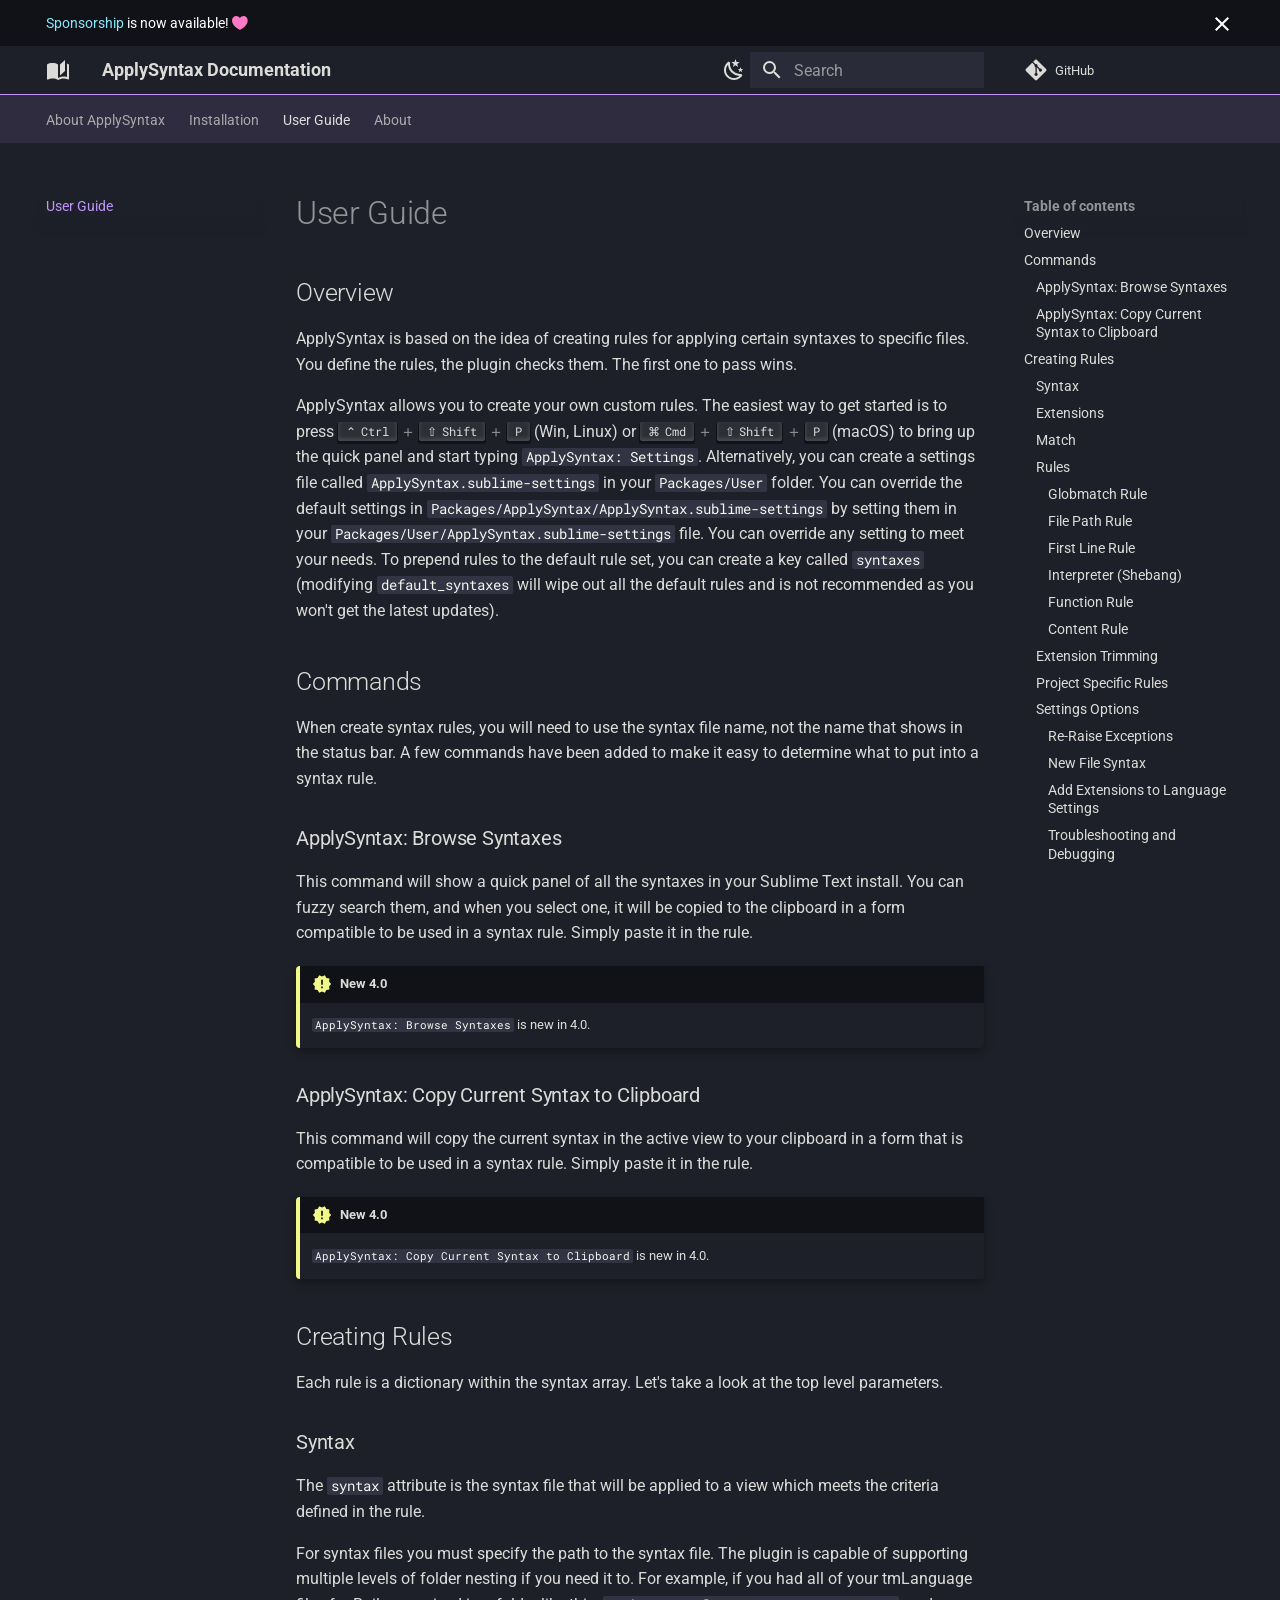
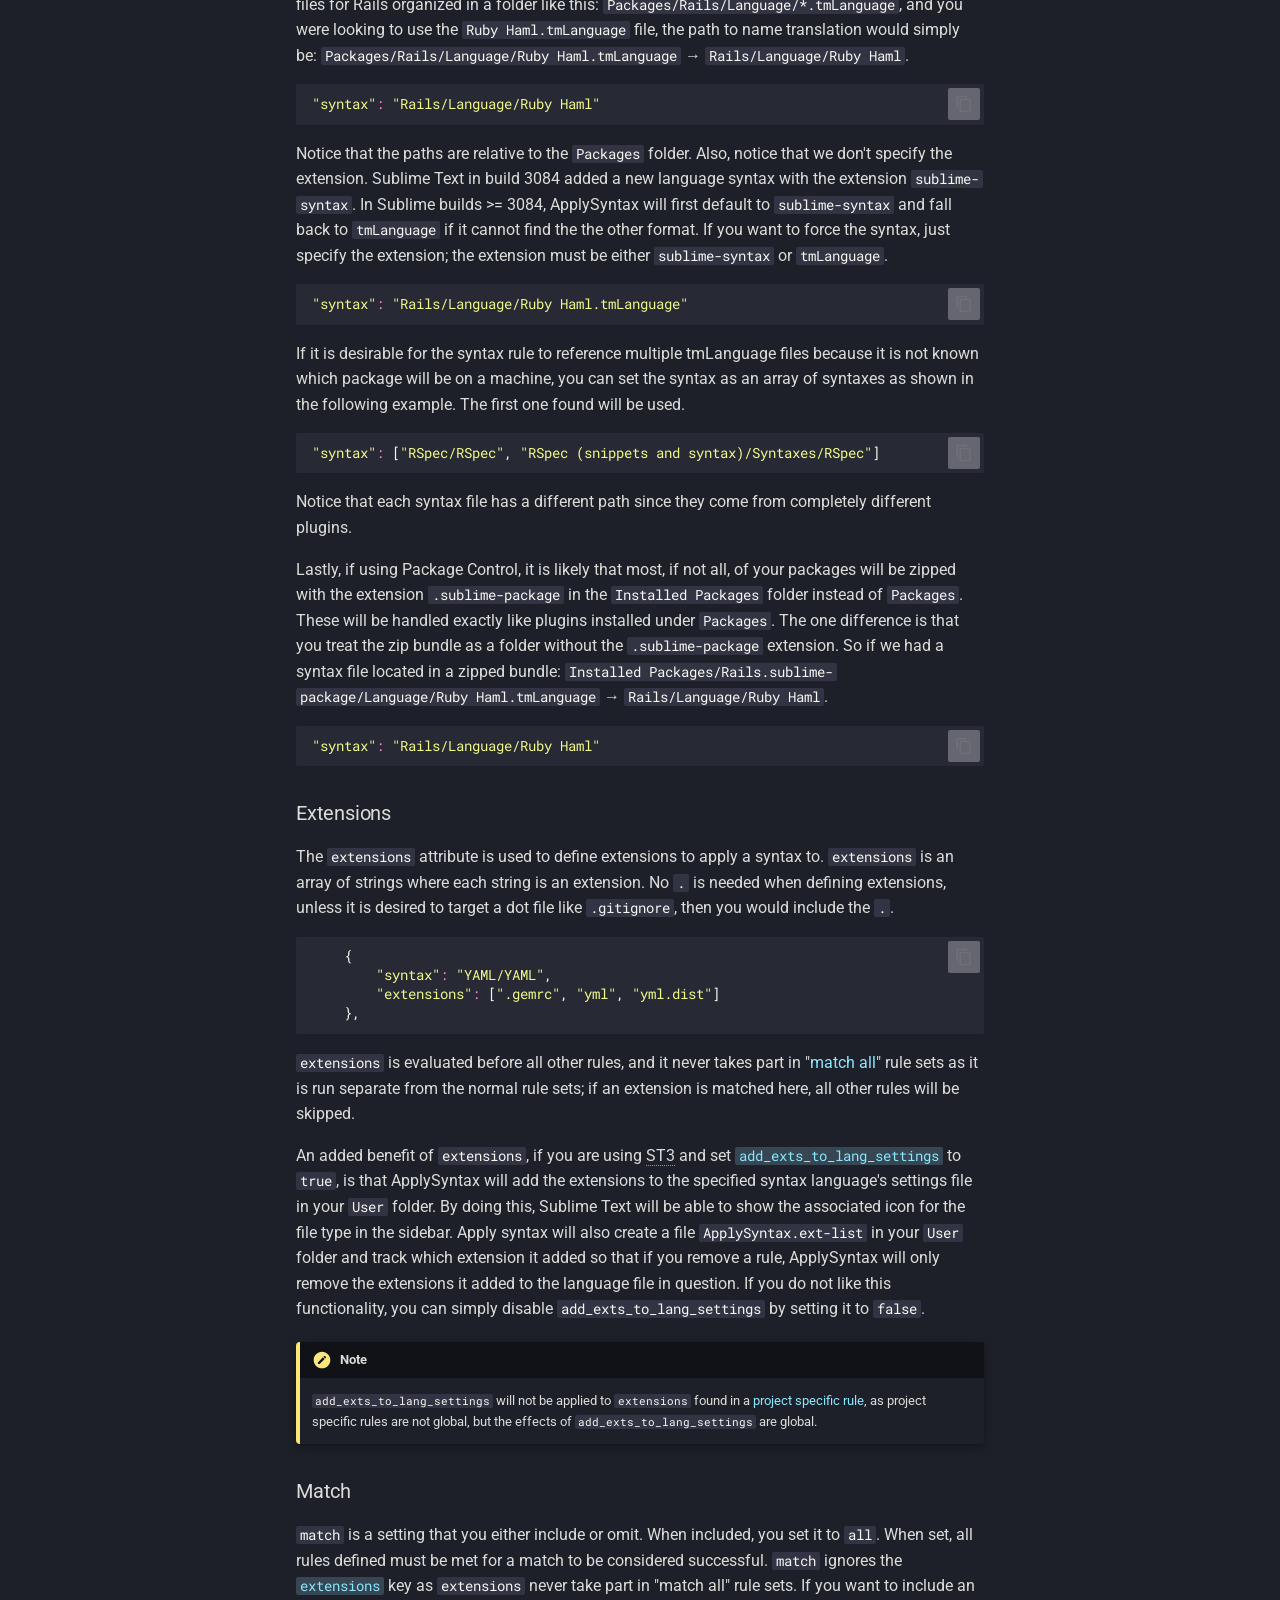
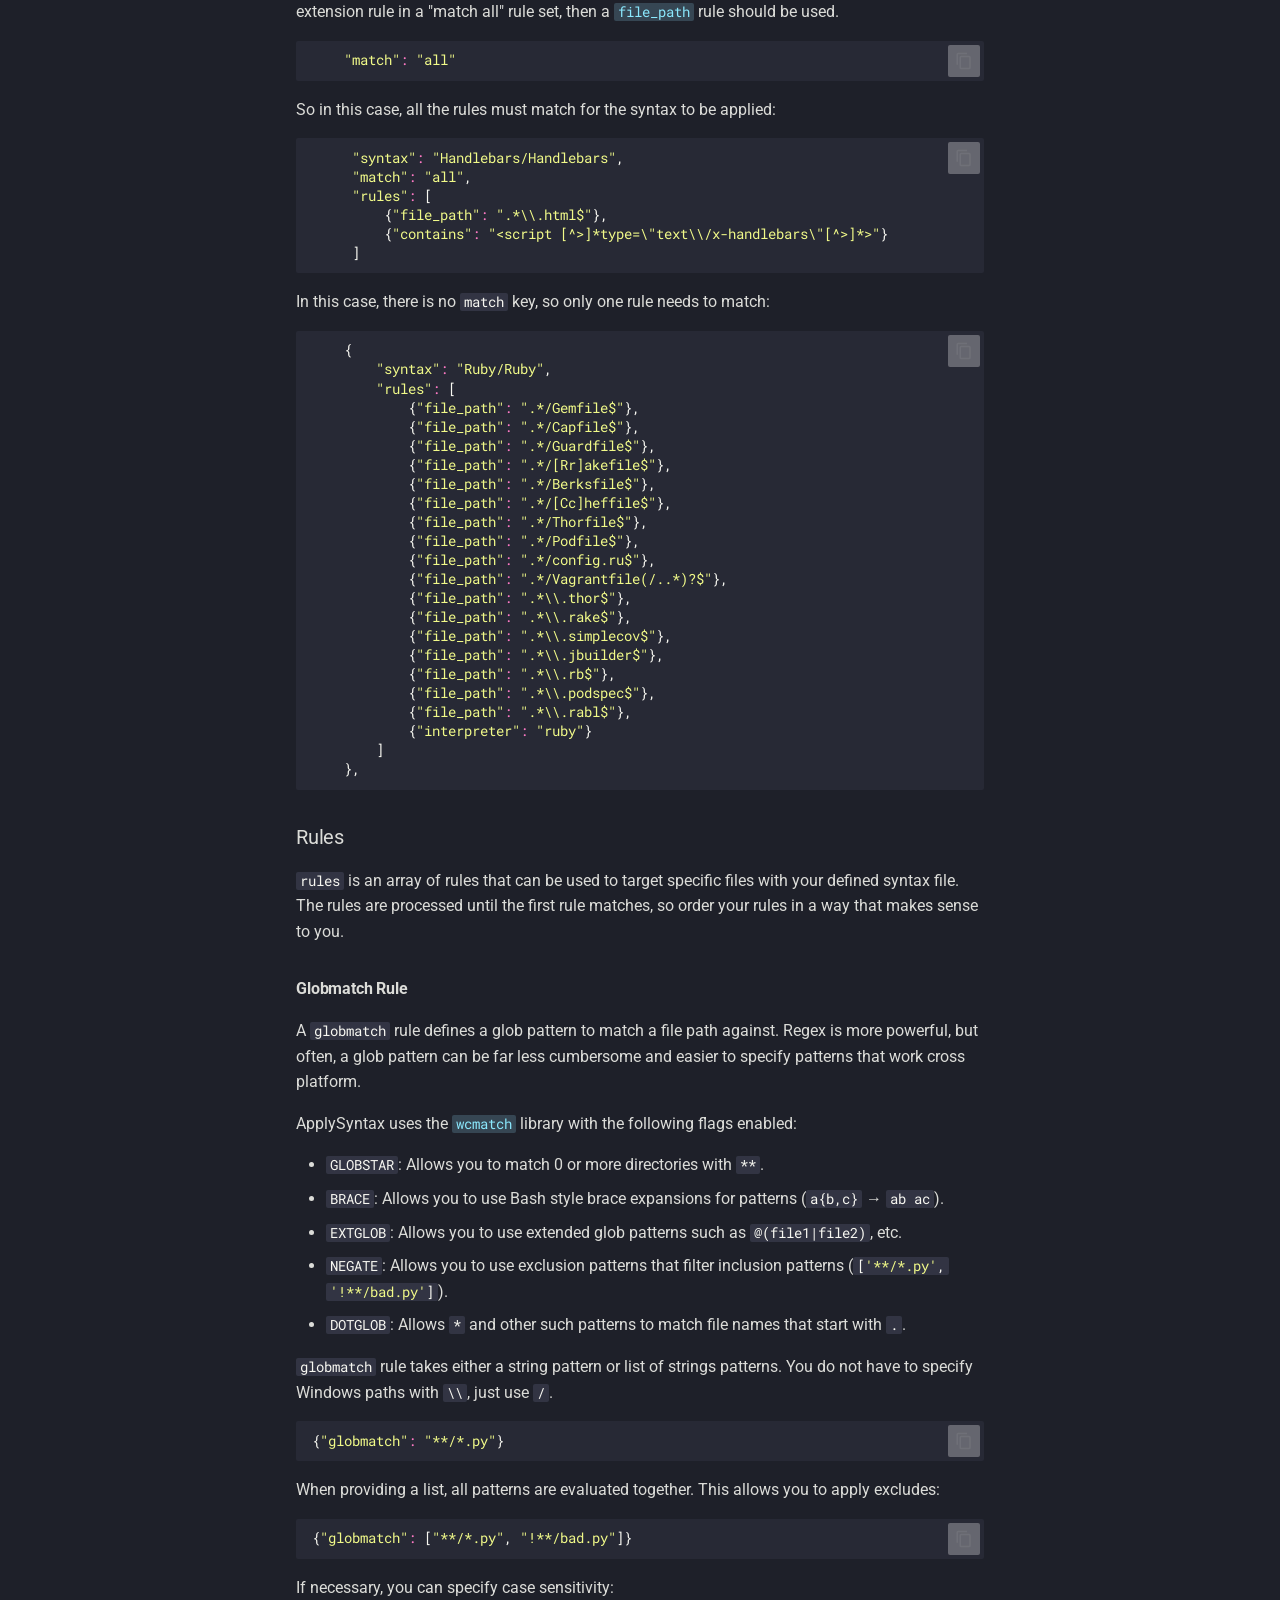
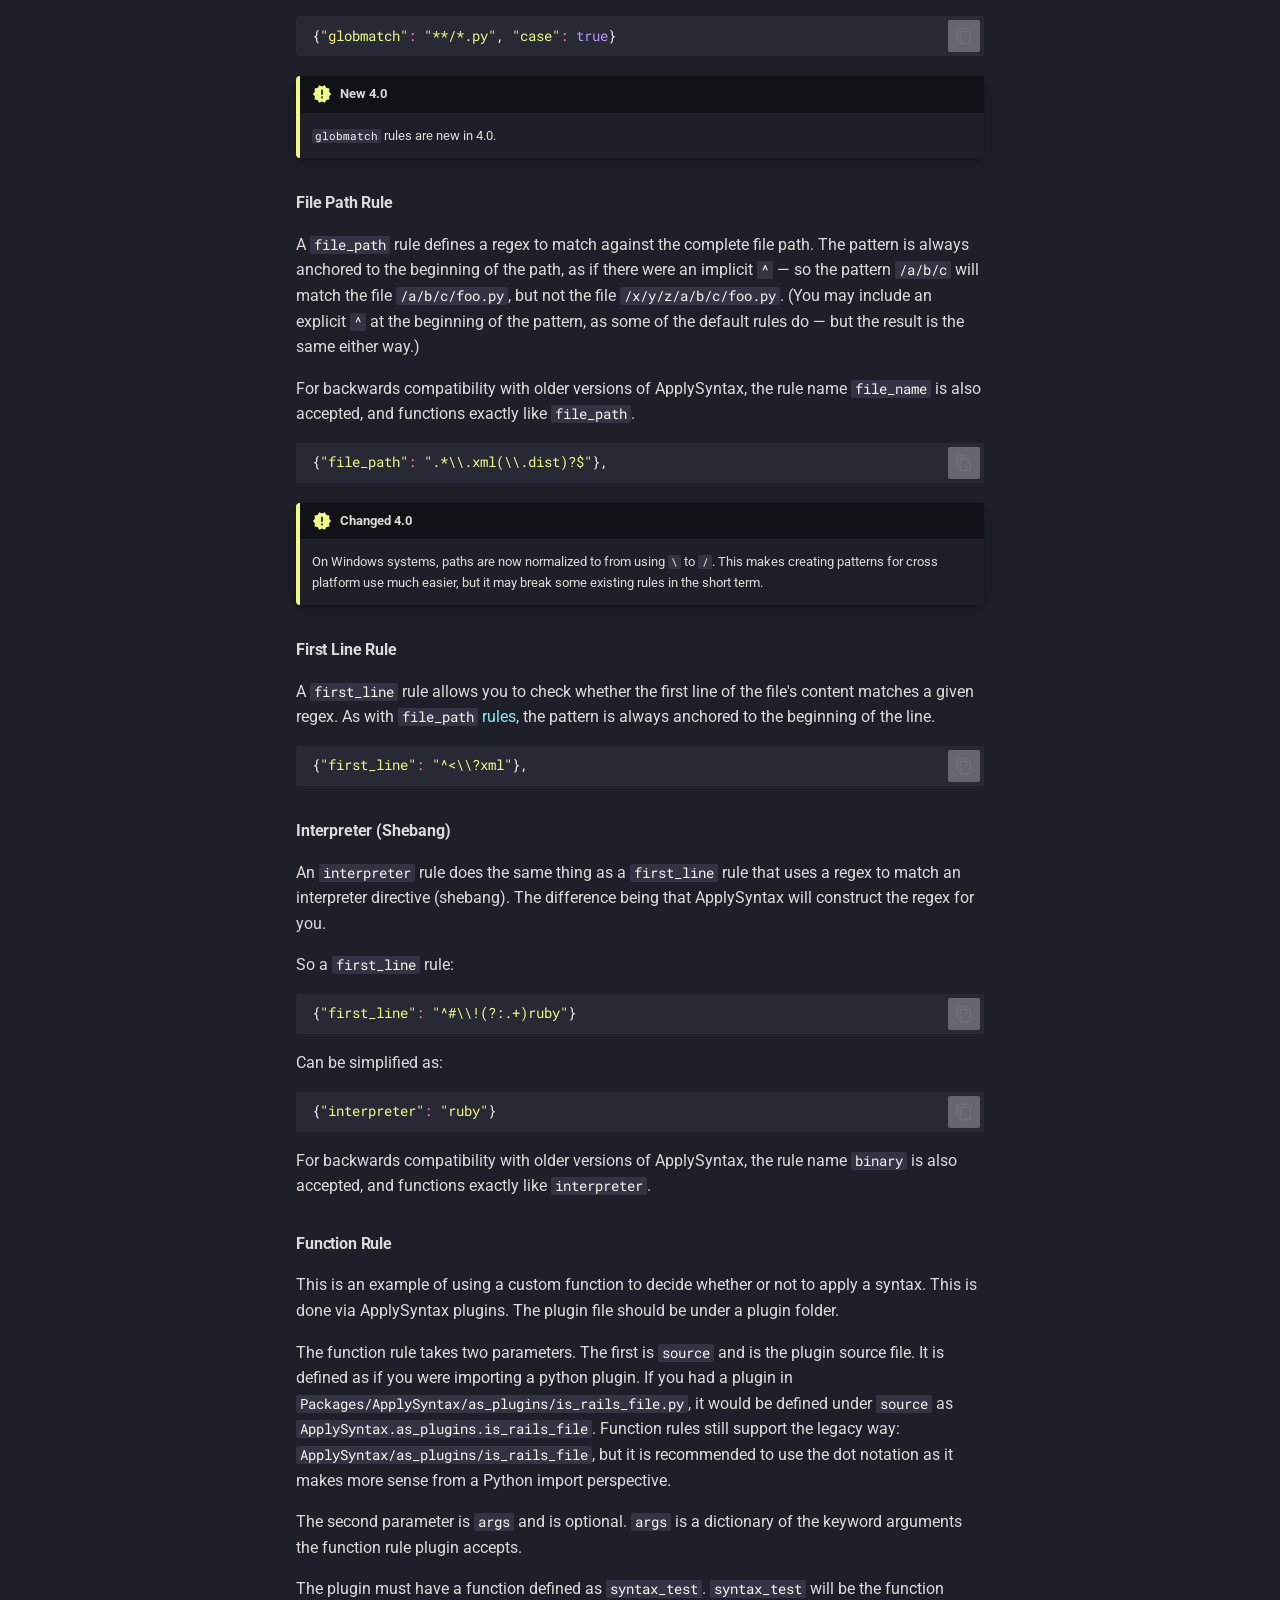
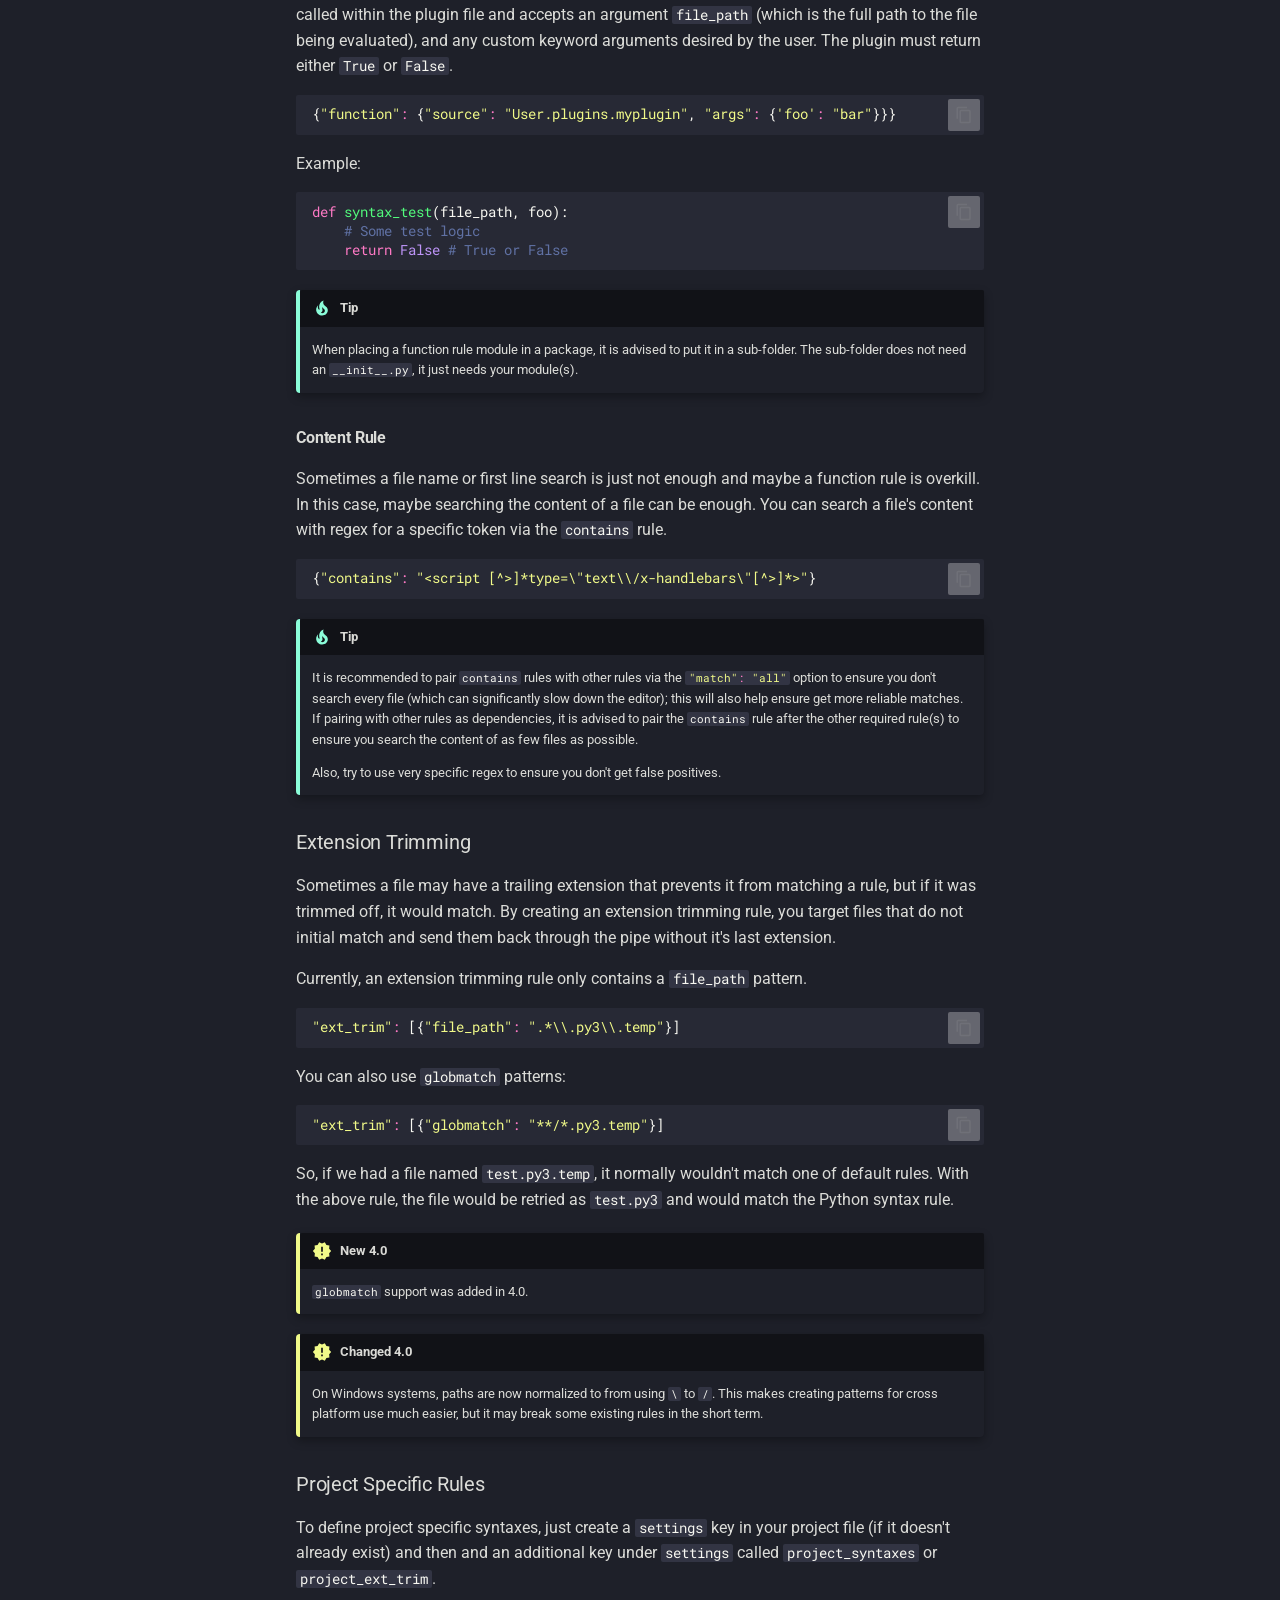
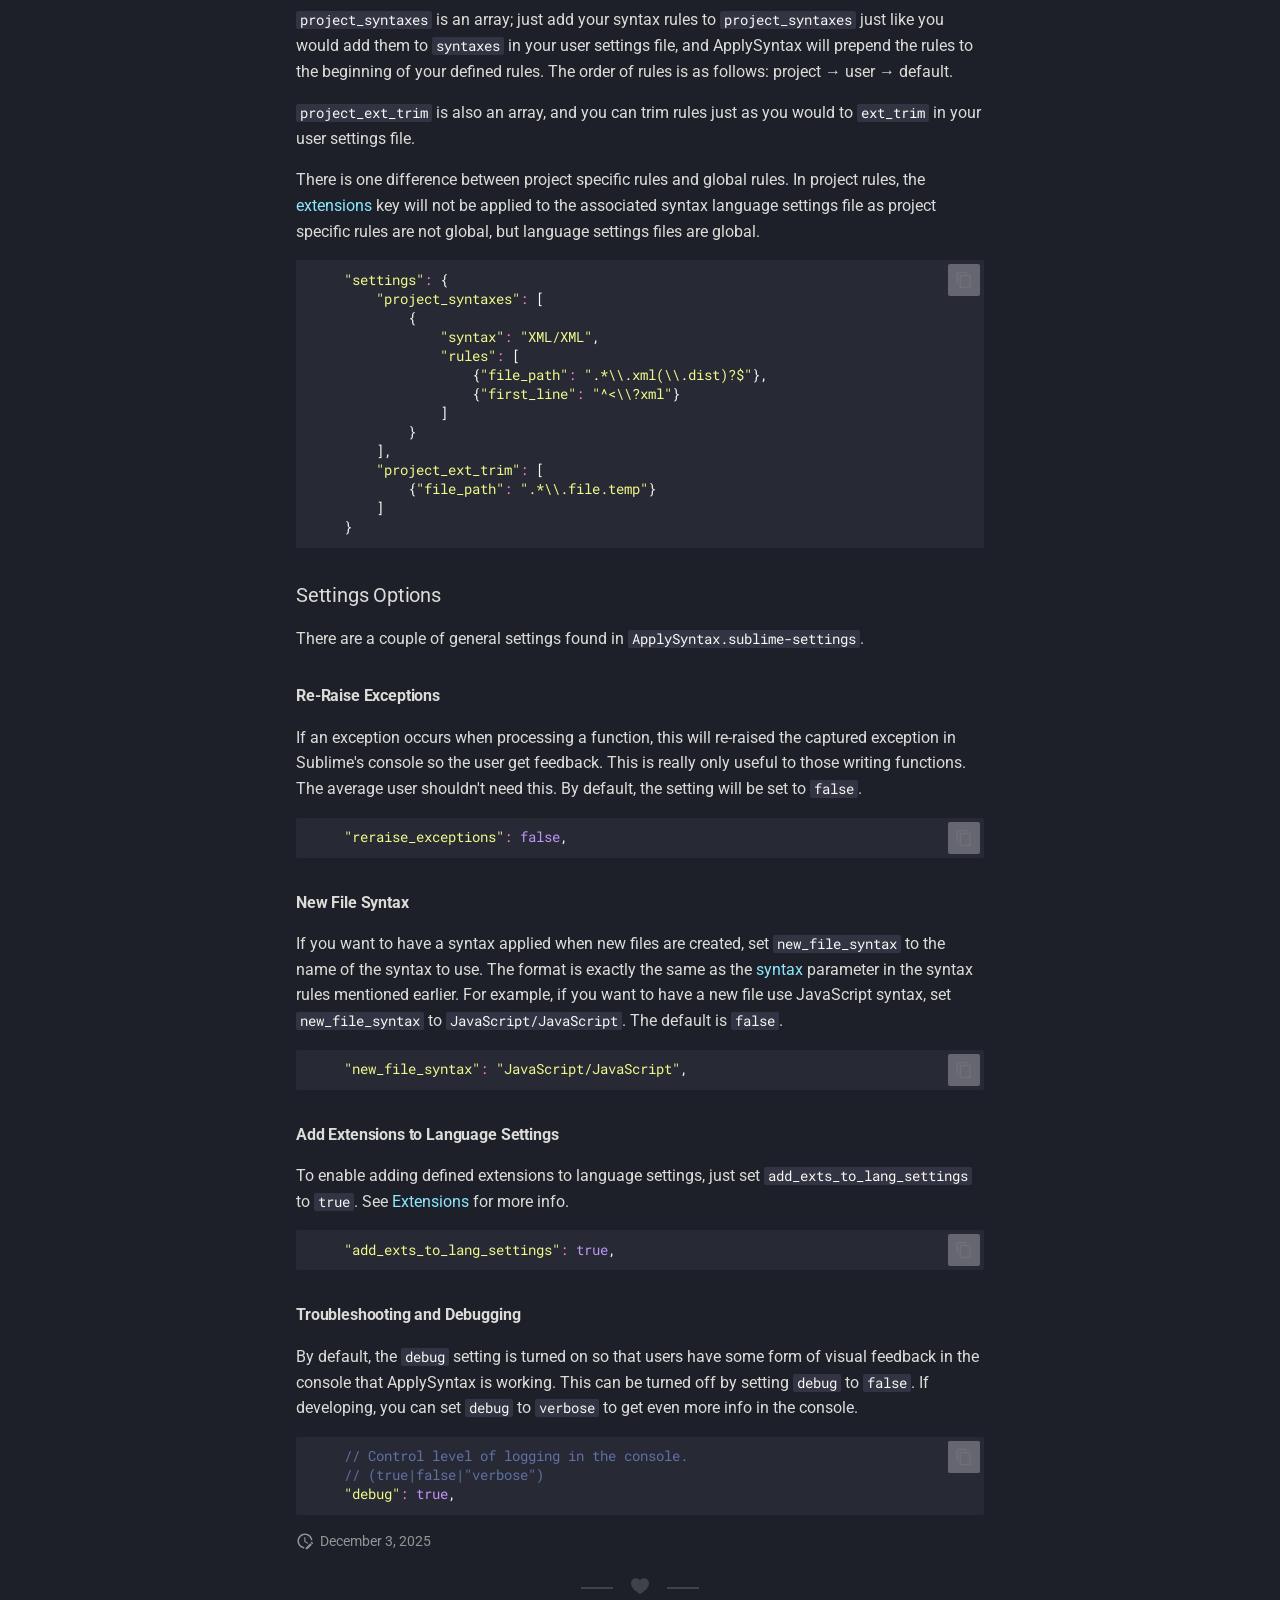
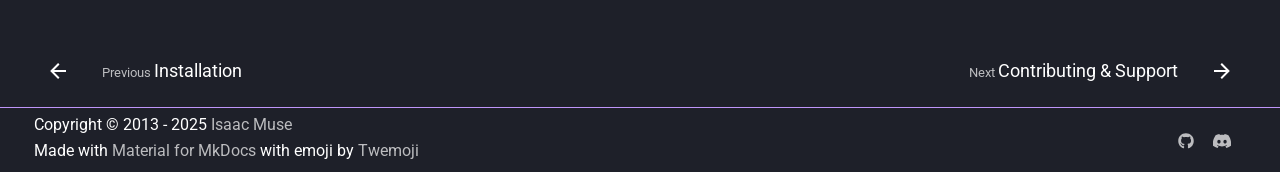
<file: usage/index.html>
<!doctype html><html lang=en class=no-js> <head><meta charset=utf-8><meta name=viewport content="width=device-width,initial-scale=1"><meta name=description content="Syntax detector for Sublime Text."><link href=https://facelessuser.github.io/ApplySyntax/usage/ rel=canonical><link href=../installation/ rel=prev><link href=../about/contributing/ rel=next><link rel=icon href=../assets/images/favicon.png><meta name=generator content="mkdocs-1.6.1, mkdocs-material-9.7.0"><title>User Guide - ApplySyntax Documentation</title><link rel=stylesheet href=../assets/stylesheets/main.618322db.min.css><link rel=stylesheet href=../assets/stylesheets/palette.ab4e12ef.min.css><script src=../assets/pymdownx-extras/material-extra-theme-2ek1P7jT.js type=text/javascript></script><script src=../assets/pymdownx-extras/material-extra-3rdparty-BUCF4rjN.js type=text/javascript></script><link rel=preconnect href=https://fonts.gstatic.com crossorigin><link rel=stylesheet href="https://fonts.googleapis.com/css?family=Roboto:300,300i,400,400i,700,700i%7CRoboto+Mono:400,400i,700,700i&display=fallback"><style>:root{--md-text-font:"Roboto";--md-code-font:"Roboto Mono"}</style><link rel=stylesheet href=../assets/pymdownx-extras/extra-c6ab11540a.css><script>__md_scope=new URL("..",location),__md_hash=e=>[...e].reduce(((e,_)=>(e<<5)-e+_.charCodeAt(0)),0),__md_get=(e,_=localStorage,t=__md_scope)=>JSON.parse(_.getItem(t.pathname+"."+e)),__md_set=(e,_,t=localStorage,a=__md_scope)=>{try{t.setItem(a.pathname+"."+e,JSON.stringify(_))}catch(e){}}</script></head> <body dir=ltr data-md-color-scheme=dracula data-md-color-primary=deep-purple data-md-color-accent=deep-purple> <input class=md-toggle data-md-toggle=drawer type=checkbox id=__drawer autocomplete=off> <input class=md-toggle data-md-toggle=search type=checkbox id=__search autocomplete=off> <label class=md-overlay for=__drawer></label> <div data-md-component=skip> <a href=#user-guide class=md-skip> Skip to content </a> </div> <div data-md-component=announce> <aside class=md-banner> <div class="md-banner__inner md-grid md-typeset"> <button class="md-banner__button md-icon" aria-label="Don't show this again"> <svg xmlns=http://www.w3.org/2000/svg viewbox="0 0 24 24"><path d="M19 6.41 17.59 5 12 10.59 6.41 5 5 6.41 10.59 12 5 17.59 6.41 19 12 13.41 17.59 19 19 17.59 13.41 12z"/></svg> </button> <a href=../about/contributing/#become-a-sponsor>Sponsorship</a> is now available! <span class="twemoji heart-throb"> <svg xmlns=http://www.w3.org/2000/svg width=16 height=16 viewbox="0 0 16 16"><path fill-rule=evenodd d="M7.655 14.916L8 14.25l.345.666a.752.752 0 01-.69 0zm0 0L8 14.25l.345.666.002-.001.006-.003.018-.01a7.643 7.643 0 00.31-.17 22.08 22.08 0 003.433-2.414C13.956 10.731 16 8.35 16 5.5 16 2.836 13.914 1 11.75 1 10.203 1 8.847 1.802 8 3.02 7.153 1.802 5.797 1 4.25 1 2.086 1 0 2.836 0 5.5c0 2.85 2.045 5.231 3.885 6.818a22.075 22.075 0 003.744 2.584l.018.01.006.003h.002z"/></svg> </span> </div> <script>var el=document.querySelector("[data-md-component=announce]");if(el){var content=el.querySelector(".md-typeset");__md_hash(content.innerHTML)===__md_get("__announce")&&(el.hidden=!0)}</script> </aside> </div> <header class=md-header data-md-component=header> <nav class="md-header__inner md-grid" aria-label=header.title> <a href=https://facelessuser.github.io/ApplySyntax/ title="ApplySyntax Documentation" class="md-header__button md-logo" aria-label="ApplySyntax Documentation"> <svg xmlns=http://www.w3.org/2000/svg viewbox="0 0 24 24"><path d="m19 2-5 4.5v11l5-4.5zM6.5 5C4.55 5 2.45 5.4 1 6.5v14.66c0 .25.25.5.5.5.1 0 .15-.07.25-.07 1.35-.65 3.3-1.09 4.75-1.09 1.95 0 4.05.4 5.5 1.5 1.35-.85 3.8-1.5 5.5-1.5 1.65 0 3.35.31 4.75 1.06.1.05.15.03.25.03.25 0 .5-.25.5-.5V6.5c-.6-.45-1.25-.75-2-1V19c-1.1-.35-2.3-.5-3.5-.5-1.7 0-4.15.65-5.5 1.5V6.5C10.55 5.4 8.45 5 6.5 5"/></svg> </a> <label class="md-header__button md-icon" for=__drawer> <svg xmlns=http://www.w3.org/2000/svg viewbox="0 0 24 24"><path d="M3 6h18v2H3zm0 5h18v2H3zm0 5h18v2H3z"/></svg> </label> <div class=md-header__title data-md-component=header-title> <div class=md-header__ellipsis> <div class=md-header__topic> <span class=md-ellipsis> ApplySyntax Documentation </span> </div> <div class=md-header__topic data-md-component=header-topic> <span class=md-ellipsis> User Guide </span> </div> </div> </div> <div class=md-header__options> <div class="md-header-nav__scheme md-header-nav__button md-source__icon md-icon"> <a href=javascript:toggleScheme(); title="Light mode" class=light-mode> <svg xmlns=http://www.w3.org/2000/svg viewbox="0 0 24 24"><path d="M12 7a5 5 0 0 1 5 5 5 5 0 0 1-5 5 5 5 0 0 1-5-5 5 5 0 0 1 5-5m0 2a3 3 0 0 0-3 3 3 3 0 0 0 3 3 3 3 0 0 0 3-3 3 3 0 0 0-3-3m0-7 2.39 3.42C13.65 5.15 12.84 5 12 5s-1.65.15-2.39.42zM3.34 7l4.16-.35A7.2 7.2 0 0 0 5.94 8.5c-.44.74-.69 1.5-.83 2.29zm.02 10 1.76-3.77a7.131 7.131 0 0 0 2.38 4.14zM20.65 7l-1.77 3.79a7.02 7.02 0 0 0-2.38-4.15zm-.01 10-4.14.36c.59-.51 1.12-1.14 1.54-1.86.42-.73.69-1.5.83-2.29zM12 22l-2.41-3.44c.74.27 1.55.44 2.41.44.82 0 1.63-.17 2.37-.44z"/></svg> </a> <a href=javascript:toggleScheme(); title="Dark mode" class=dark-mode> <svg xmlns=http://www.w3.org/2000/svg viewbox="0 0 24 24"><path d="m17.75 4.09-2.53 1.94.91 3.06-2.63-1.81-2.63 1.81.91-3.06-2.53-1.94L12.44 4l1.06-3 1.06 3zm3.5 6.91-1.64 1.25.59 1.98-1.7-1.17-1.7 1.17.59-1.98L15.75 11l2.06-.05L18.5 9l.69 1.95zm-2.28 4.95c.83-.08 1.72 1.1 1.19 1.85-.32.45-.66.87-1.08 1.27C15.17 23 8.84 23 4.94 19.07c-3.91-3.9-3.91-10.24 0-14.14.4-.4.82-.76 1.27-1.08.75-.53 1.93.36 1.85 1.19-.27 2.86.69 5.83 2.89 8.02a9.96 9.96 0 0 0 8.02 2.89m-1.64 2.02a12.08 12.08 0 0 1-7.8-3.47c-2.17-2.19-3.33-5-3.49-7.82-2.81 3.14-2.7 7.96.31 10.98 3.02 3.01 7.84 3.12 10.98.31"/></svg> </a> <a href=javascript:toggleScheme(); title="System preference" class=system-mode> <svg xmlns=http://www.w3.org/2000/svg viewbox="0 0 24 24"><path d="M7.5 2c-1.79 1.15-3 3.18-3 5.5s1.21 4.35 3.03 5.5C4.46 13 2 10.54 2 7.5A5.5 5.5 0 0 1 7.5 2m11.57 1.5 1.43 1.43L4.93 20.5 3.5 19.07zm-6.18 2.43L11.41 5 9.97 6l.42-1.7L9 3.24l1.75-.12.58-1.65L12 3.1l1.73.03-1.35 1.13zm-3.3 3.61-1.16-.73-1.12.78.34-1.32-1.09-.83 1.36-.09.45-1.29.51 1.27 1.36.03-1.05.87zM19 13.5a5.5 5.5 0 0 1-5.5 5.5c-1.22 0-2.35-.4-3.26-1.07l7.69-7.69c.67.91 1.07 2.04 1.07 3.26m-4.4 6.58 2.77-1.15-.24 3.35zm4.33-2.7 1.15-2.77 2.2 2.54zm1.15-4.96-1.14-2.78 3.34.24zM9.63 18.93l2.77 1.15-2.53 2.19z"/></svg> </a> <a href=javascript:toggleScheme(); title="Unknown scheme" class=unknown-mode> <svg xmlns=http://www.w3.org/2000/svg viewbox="0 0 24 24"><path d="m15.07 11.25-.9.92C13.45 12.89 13 13.5 13 15h-2v-.5c0-1.11.45-2.11 1.17-2.83l1.24-1.26c.37-.36.59-.86.59-1.41a2 2 0 0 0-2-2 2 2 0 0 0-2 2H8a4 4 0 0 1 4-4 4 4 0 0 1 4 4 3.2 3.2 0 0 1-.93 2.25M13 19h-2v-2h2M12 2A10 10 0 0 0 2 12a10 10 0 0 0 10 10 10 10 0 0 0 10-10c0-5.53-4.5-10-10-10"/></svg> </a> </div> </div> <label class="md-header__button md-icon" for=__search> <svg xmlns=http://www.w3.org/2000/svg viewbox="0 0 24 24"><path d="M9.5 3A6.5 6.5 0 0 1 16 9.5c0 1.61-.59 3.09-1.56 4.23l.27.27h.79l5 5-1.5 1.5-5-5v-.79l-.27-.27A6.52 6.52 0 0 1 9.5 16 6.5 6.5 0 0 1 3 9.5 6.5 6.5 0 0 1 9.5 3m0 2C7 5 5 7 5 9.5S7 14 9.5 14 14 12 14 9.5 12 5 9.5 5"/></svg> </label> <div class=md-search data-md-component=search role=dialog> <label class=md-search__overlay for=__search></label> <div class=md-search__inner role=search> <form class=md-search__form name=search> <input type=text class=md-search__input name=query aria-label=Search placeholder=Search autocapitalize=off autocorrect=off autocomplete=off spellcheck=false data-md-component=search-query required> <label class="md-search__icon md-icon" for=__search> <svg xmlns=http://www.w3.org/2000/svg viewbox="0 0 24 24"><path d="M9.5 3A6.5 6.5 0 0 1 16 9.5c0 1.61-.59 3.09-1.56 4.23l.27.27h.79l5 5-1.5 1.5-5-5v-.79l-.27-.27A6.52 6.52 0 0 1 9.5 16 6.5 6.5 0 0 1 3 9.5 6.5 6.5 0 0 1 9.5 3m0 2C7 5 5 7 5 9.5S7 14 9.5 14 14 12 14 9.5 12 5 9.5 5"/></svg> <svg xmlns=http://www.w3.org/2000/svg viewbox="0 0 24 24"><path d="M20 11v2H8l5.5 5.5-1.42 1.42L4.16 12l7.92-7.92L13.5 5.5 8 11z"/></svg> </label> <nav class=md-search__options aria-label=Search> <a href=javascript:void(0) class="md-search__icon md-icon" title=Share aria-label=Share data-clipboard data-clipboard-text data-md-component=search-share tabindex=-1> <svg xmlns=http://www.w3.org/2000/svg viewbox="0 0 24 24"><path d="M18 16.08c-.76 0-1.44.3-1.96.77L8.91 12.7c.05-.23.09-.46.09-.7s-.04-.47-.09-.7l7.05-4.11c.54.5 1.25.81 2.04.81a3 3 0 0 0 3-3 3 3 0 0 0-3-3 3 3 0 0 0-3 3c0 .24.04.47.09.7L8.04 9.81C7.5 9.31 6.79 9 6 9a3 3 0 0 0-3 3 3 3 0 0 0 3 3c.79 0 1.5-.31 2.04-.81l7.12 4.15c-.05.21-.08.43-.08.66 0 1.61 1.31 2.91 2.92 2.91s2.92-1.3 2.92-2.91A2.92 2.92 0 0 0 18 16.08"/></svg> </a> <button type=reset class="md-search__icon md-icon" title=Clear aria-label=Clear tabindex=-1> <svg xmlns=http://www.w3.org/2000/svg viewbox="0 0 24 24"><path d="M19 6.41 17.59 5 12 10.59 6.41 5 5 6.41 10.59 12 5 17.59 6.41 19 12 13.41 17.59 19 19 17.59 13.41 12z"/></svg> </button> </nav> <div class=md-search__suggest data-md-component=search-suggest></div> </form> <div class=md-search__output> <div class=md-search__scrollwrap tabindex=0 data-md-scrollfix> <div class=md-search-result data-md-component=search-result> <div class=md-search-result__meta> Initializing search </div> <ol class=md-search-result__list role=presentation></ol> </div> </div> </div> </div> </div> <div class=md-header__source> <a href=https://github.com/facelessuser/ApplySyntax title="Go to repository" class=md-source data-md-component=source> <div class="md-source__icon md-icon"> <svg xmlns=http://www.w3.org/2000/svg viewbox="0 0 448 512"><!-- Font Awesome Free 7.1.0 by @fontawesome - https://fontawesome.com License - https://fontawesome.com/license/free (Icons: CC BY 4.0, Fonts: SIL OFL 1.1, Code: MIT License) Copyright 2025 Fonticons, Inc.--><path d="M439.6 236.1 244 40.5c-5.4-5.5-12.8-8.5-20.4-8.5s-15 3-20.4 8.4L162.5 81l51.5 51.5c27.1-9.1 52.7 16.8 43.4 43.7l49.7 49.7c34.2-11.8 61.2 31 35.5 56.7-26.5 26.5-70.2-2.9-56-37.3L240.3 199v121.9c25.3 12.5 22.3 41.8 9.1 55-6.4 6.4-15.2 10.1-24.3 10.1s-17.8-3.6-24.3-10.1c-17.6-17.6-11.1-46.9 11.2-56v-123c-20.8-8.5-24.6-30.7-18.6-45L142.6 101 8.5 235.1C3 240.6 0 247.9 0 255.5s3 15 8.5 20.4l195.6 195.7c5.4 5.4 12.7 8.4 20.4 8.4s15-3 20.4-8.4l194.7-194.7c5.4-5.4 8.4-12.8 8.4-20.4s-3-15-8.4-20.4"/></svg> </div> <div class=md-source__repository> GitHub </div> </a> </div> </nav> </header> <div class=md-container data-md-component=container> <nav class=md-tabs aria-label=Tabs data-md-component=tabs> <div class=md-grid> <ul class=md-tabs__list> <li class=md-tabs__item> <a href=.. class=md-tabs__link> About ApplySyntax </a> </li> <li class=md-tabs__item> <a href=../installation/ class=md-tabs__link> Installation </a> </li> <li class="md-tabs__item md-tabs__item--active"> <a href=./ class=md-tabs__link> User Guide </a> </li> <li class=md-tabs__item> <a href=../about/contributing/ class=md-tabs__link> About </a> </li> </ul> </div> </nav> <main class=md-main data-md-component=main> <div class="md-main__inner md-grid"> <div class="md-sidebar md-sidebar--primary" data-md-component=sidebar data-md-type=navigation> <div class=md-sidebar__scrollwrap> <div class=md-sidebar__inner> <nav class="md-nav md-nav--primary md-nav--lifted" aria-label=Navigation data-md-level=0> <label class=md-nav__title for=__drawer> <a href=.. title="ApplySyntax Documentation" class="md-nav__button md-logo" aria-label="ApplySyntax Documentation" data-md-component=logo> <svg xmlns=http://www.w3.org/2000/svg viewbox="0 0 24 24"><path d="m19 2-5 4.5v11l5-4.5zM6.5 5C4.55 5 2.45 5.4 1 6.5v14.66c0 .25.25.5.5.5.1 0 .15-.07.25-.07 1.35-.65 3.3-1.09 4.75-1.09 1.95 0 4.05.4 5.5 1.5 1.35-.85 3.8-1.5 5.5-1.5 1.65 0 3.35.31 4.75 1.06.1.05.15.03.25.03.25 0 .5-.25.5-.5V6.5c-.6-.45-1.25-.75-2-1V19c-1.1-.35-2.3-.5-3.5-.5-1.7 0-4.15.65-5.5 1.5V6.5C10.55 5.4 8.45 5 6.5 5"/></svg> </a> ApplySyntax Documentation </label> <div class=md-nav__source> <a href=https://github.com/facelessuser/ApplySyntax title="Go to repository" class=md-source data-md-component=source> <div class="md-source__icon md-icon"> <svg xmlns=http://www.w3.org/2000/svg viewbox="0 0 448 512"><!-- Font Awesome Free 7.1.0 by @fontawesome - https://fontawesome.com License - https://fontawesome.com/license/free (Icons: CC BY 4.0, Fonts: SIL OFL 1.1, Code: MIT License) Copyright 2025 Fonticons, Inc.--><path d="M439.6 236.1 244 40.5c-5.4-5.5-12.8-8.5-20.4-8.5s-15 3-20.4 8.4L162.5 81l51.5 51.5c27.1-9.1 52.7 16.8 43.4 43.7l49.7 49.7c34.2-11.8 61.2 31 35.5 56.7-26.5 26.5-70.2-2.9-56-37.3L240.3 199v121.9c25.3 12.5 22.3 41.8 9.1 55-6.4 6.4-15.2 10.1-24.3 10.1s-17.8-3.6-24.3-10.1c-17.6-17.6-11.1-46.9 11.2-56v-123c-20.8-8.5-24.6-30.7-18.6-45L142.6 101 8.5 235.1C3 240.6 0 247.9 0 255.5s3 15 8.5 20.4l195.6 195.7c5.4 5.4 12.7 8.4 20.4 8.4s15-3 20.4-8.4l194.7-194.7c5.4-5.4 8.4-12.8 8.4-20.4s-3-15-8.4-20.4"/></svg> </div> <div class=md-source__repository> GitHub </div> </a> </div> <ul class=md-nav__list data-md-scrollfix> <li class=md-nav__item> <a href=.. class=md-nav__link> <span class=md-ellipsis> About ApplySyntax </span> </a> </li> <li class=md-nav__item> <a href=../installation/ class=md-nav__link> <span class=md-ellipsis> Installation </span> </a> </li> <li class="md-nav__item md-nav__item--active"> <input class="md-nav__toggle md-toggle" type=checkbox id=__toc> <label class="md-nav__link md-nav__link--active" for=__toc> <span class=md-ellipsis> User Guide </span> <span class="md-nav__icon md-icon"></span> </label> <a href=./ class="md-nav__link md-nav__link--active"> <span class=md-ellipsis> User Guide </span> </a> <nav class="md-nav md-nav--secondary" aria-label="Table of contents"> <label class=md-nav__title for=__toc> <span class="md-nav__icon md-icon"></span> Table of contents </label> <ul class=md-nav__list data-md-component=toc data-md-scrollfix> <li class=md-nav__item> <a href=#overview class=md-nav__link> <span class=md-ellipsis> Overview </span> </a> </li> <li class=md-nav__item> <a href=#commands class=md-nav__link> <span class=md-ellipsis> Commands </span> </a> <nav class=md-nav aria-label=Commands> <ul class=md-nav__list> <li class=md-nav__item> <a href=#applysyntax-browse-syntaxes class=md-nav__link> <span class=md-ellipsis> ApplySyntax: Browse Syntaxes </span> </a> </li> <li class=md-nav__item> <a href=#applysyntax-copy-current-syntax-to-clipboard class=md-nav__link> <span class=md-ellipsis> ApplySyntax: Copy Current Syntax to Clipboard </span> </a> </li> </ul> </nav> </li> <li class=md-nav__item> <a href=#creating-rules class=md-nav__link> <span class=md-ellipsis> Creating Rules </span> </a> <nav class=md-nav aria-label="Creating Rules"> <ul class=md-nav__list> <li class=md-nav__item> <a href=#syntax class=md-nav__link> <span class=md-ellipsis> Syntax </span> </a> </li> <li class=md-nav__item> <a href=#extensions class=md-nav__link> <span class=md-ellipsis> Extensions </span> </a> </li> <li class=md-nav__item> <a href=#match class=md-nav__link> <span class=md-ellipsis> Match </span> </a> </li> <li class=md-nav__item> <a href=#rules class=md-nav__link> <span class=md-ellipsis> Rules </span> </a> <nav class=md-nav aria-label=Rules> <ul class=md-nav__list> <li class=md-nav__item> <a href=#globmatch-rule class=md-nav__link> <span class=md-ellipsis> Globmatch Rule </span> </a> </li> <li class=md-nav__item> <a href=#file-path-rule class=md-nav__link> <span class=md-ellipsis> File Path Rule </span> </a> </li> <li class=md-nav__item> <a href=#first-line-rule class=md-nav__link> <span class=md-ellipsis> First Line Rule </span> </a> </li> <li class=md-nav__item> <a href=#interpreter-shebang class=md-nav__link> <span class=md-ellipsis> Interpreter (Shebang) </span> </a> </li> <li class=md-nav__item> <a href=#function-rule class=md-nav__link> <span class=md-ellipsis> Function Rule </span> </a> </li> <li class=md-nav__item> <a href=#content-rule class=md-nav__link> <span class=md-ellipsis> Content Rule </span> </a> </li> </ul> </nav> </li> <li class=md-nav__item> <a href=#extension-trimming class=md-nav__link> <span class=md-ellipsis> Extension Trimming </span> </a> </li> <li class=md-nav__item> <a href=#project-specific-rules class=md-nav__link> <span class=md-ellipsis> Project Specific Rules </span> </a> </li> <li class=md-nav__item> <a href=#settings-options class=md-nav__link> <span class=md-ellipsis> Settings Options </span> </a> <nav class=md-nav aria-label="Settings Options"> <ul class=md-nav__list> <li class=md-nav__item> <a href=#re-raise-exceptions class=md-nav__link> <span class=md-ellipsis> Re-Raise Exceptions </span> </a> </li> <li class=md-nav__item> <a href=#new-file-syntax class=md-nav__link> <span class=md-ellipsis> New File Syntax </span> </a> </li> <li class=md-nav__item> <a href=#add-extensions-to-language-settings class=md-nav__link> <span class=md-ellipsis> Add Extensions to Language Settings </span> </a> </li> <li class=md-nav__item> <a href=#troubleshooting-and-debugging class=md-nav__link> <span class=md-ellipsis> Troubleshooting and Debugging </span> </a> </li> </ul> </nav> </li> </ul> </nav> </li> </ul> </nav> </li> <li class="md-nav__item md-nav__item--nested"> <input class="md-nav__toggle md-toggle " type=checkbox id=__nav_4> <label class=md-nav__link for=__nav_4 id=__nav_4_label tabindex=0> <span class=md-ellipsis> About </span> <span class="md-nav__icon md-icon"></span> </label> <nav class=md-nav data-md-level=1 aria-labelledby=__nav_4_label aria-expanded=false> <label class=md-nav__title for=__nav_4> <span class="md-nav__icon md-icon"></span> About </label> <ul class=md-nav__list data-md-scrollfix> <li class=md-nav__item> <a href=../about/contributing/ class=md-nav__link> <span class=md-ellipsis> Contributing &amp; Support </span> </a> </li> <li class=md-nav__item> <a href=../about/changelog/ class=md-nav__link> <span class=md-ellipsis> Changelog </span> </a> </li> <li class=md-nav__item> <a href=../about/license/ class=md-nav__link> <span class=md-ellipsis> License </span> </a> </li> </ul> </nav> </li> </ul> </nav> </div> </div> </div> <div class="md-sidebar md-sidebar--secondary" data-md-component=sidebar data-md-type=toc> <div class=md-sidebar__scrollwrap> <div class=md-sidebar__inner> <nav class="md-nav md-nav--secondary" aria-label="Table of contents"> <label class=md-nav__title for=__toc> <span class="md-nav__icon md-icon"></span> Table of contents </label> <ul class=md-nav__list data-md-component=toc data-md-scrollfix> <li class=md-nav__item> <a href=#overview class=md-nav__link> <span class=md-ellipsis> Overview </span> </a> </li> <li class=md-nav__item> <a href=#commands class=md-nav__link> <span class=md-ellipsis> Commands </span> </a> <nav class=md-nav aria-label=Commands> <ul class=md-nav__list> <li class=md-nav__item> <a href=#applysyntax-browse-syntaxes class=md-nav__link> <span class=md-ellipsis> ApplySyntax: Browse Syntaxes </span> </a> </li> <li class=md-nav__item> <a href=#applysyntax-copy-current-syntax-to-clipboard class=md-nav__link> <span class=md-ellipsis> ApplySyntax: Copy Current Syntax to Clipboard </span> </a> </li> </ul> </nav> </li> <li class=md-nav__item> <a href=#creating-rules class=md-nav__link> <span class=md-ellipsis> Creating Rules </span> </a> <nav class=md-nav aria-label="Creating Rules"> <ul class=md-nav__list> <li class=md-nav__item> <a href=#syntax class=md-nav__link> <span class=md-ellipsis> Syntax </span> </a> </li> <li class=md-nav__item> <a href=#extensions class=md-nav__link> <span class=md-ellipsis> Extensions </span> </a> </li> <li class=md-nav__item> <a href=#match class=md-nav__link> <span class=md-ellipsis> Match </span> </a> </li> <li class=md-nav__item> <a href=#rules class=md-nav__link> <span class=md-ellipsis> Rules </span> </a> <nav class=md-nav aria-label=Rules> <ul class=md-nav__list> <li class=md-nav__item> <a href=#globmatch-rule class=md-nav__link> <span class=md-ellipsis> Globmatch Rule </span> </a> </li> <li class=md-nav__item> <a href=#file-path-rule class=md-nav__link> <span class=md-ellipsis> File Path Rule </span> </a> </li> <li class=md-nav__item> <a href=#first-line-rule class=md-nav__link> <span class=md-ellipsis> First Line Rule </span> </a> </li> <li class=md-nav__item> <a href=#interpreter-shebang class=md-nav__link> <span class=md-ellipsis> Interpreter (Shebang) </span> </a> </li> <li class=md-nav__item> <a href=#function-rule class=md-nav__link> <span class=md-ellipsis> Function Rule </span> </a> </li> <li class=md-nav__item> <a href=#content-rule class=md-nav__link> <span class=md-ellipsis> Content Rule </span> </a> </li> </ul> </nav> </li> <li class=md-nav__item> <a href=#extension-trimming class=md-nav__link> <span class=md-ellipsis> Extension Trimming </span> </a> </li> <li class=md-nav__item> <a href=#project-specific-rules class=md-nav__link> <span class=md-ellipsis> Project Specific Rules </span> </a> </li> <li class=md-nav__item> <a href=#settings-options class=md-nav__link> <span class=md-ellipsis> Settings Options </span> </a> <nav class=md-nav aria-label="Settings Options"> <ul class=md-nav__list> <li class=md-nav__item> <a href=#re-raise-exceptions class=md-nav__link> <span class=md-ellipsis> Re-Raise Exceptions </span> </a> </li> <li class=md-nav__item> <a href=#new-file-syntax class=md-nav__link> <span class=md-ellipsis> New File Syntax </span> </a> </li> <li class=md-nav__item> <a href=#add-extensions-to-language-settings class=md-nav__link> <span class=md-ellipsis> Add Extensions to Language Settings </span> </a> </li> <li class=md-nav__item> <a href=#troubleshooting-and-debugging class=md-nav__link> <span class=md-ellipsis> Troubleshooting and Debugging </span> </a> </li> </ul> </nav> </li> </ul> </nav> </li> </ul> </nav> </div> </div> </div> <div class=md-content data-md-component=content> <article class="md-content__inner md-typeset"> <h1 id=user-guide>User Guide<a class=headerlink href=#user-guide title="Permanent link"></a></h1> <h2 id=overview>Overview<a class=headerlink href=#overview title="Permanent link"></a></h2> <p>ApplySyntax is based on the idea of creating rules for applying certain syntaxes to specific files. You define the rules, the plugin checks them. The first one to pass wins.</p> <p>ApplySyntax allows you to create your own custom rules. The easiest way to get started is to press <span class=keys><kbd class=key-control>Ctrl</kbd><span>＋</span><kbd class=key-shift>Shift</kbd><span>＋</span><kbd class=key-p>P</kbd></span> (Win, Linux) or <span class=keys><kbd class=key-command>Cmd</kbd><span>＋</span><kbd class=key-shift>Shift</kbd><span>＋</span><kbd class=key-p>P</kbd></span> (macOS) to bring up the quick panel and start typing <code>ApplySyntax: Settings</code>. Alternatively, you can create a settings file called <code>ApplySyntax.sublime-settings</code> in your <code>Packages/User</code> folder. You can override the default settings in <code>Packages/ApplySyntax/ApplySyntax.sublime-settings</code> by setting them in your <code>Packages/User/ApplySyntax.sublime-settings</code> file. You can override any setting to meet your needs. To prepend rules to the default rule set, you can create a key called <code>syntaxes</code> (modifying <code>default_syntaxes</code> will wipe out all the default rules and is not recommended as you won't get the latest updates).</p> <h2 id=commands>Commands<a class=headerlink href=#commands title="Permanent link"></a></h2> <p>When create syntax rules, you will need to use the syntax file name, not the name that shows in the status bar. A few commands have been added to make it easy to determine what to put into a syntax rule.</p> <h3 id=applysyntax-browse-syntaxes>ApplySyntax: Browse Syntaxes<a class=headerlink href=#applysyntax-browse-syntaxes title="Permanent link"></a></h3> <p>This command will show a quick panel of all the syntaxes in your Sublime Text install. You can fuzzy search them, and when you select one, it will be copied to the clipboard in a form compatible to be used in a syntax rule. Simply paste it in the rule.</p> <div class="admonition new"> <p class=admonition-title>New 4.0</p> <p><code>ApplySyntax: Browse Syntaxes</code> is new in 4.0.</p> </div> <h3 id=applysyntax-copy-current-syntax-to-clipboard>ApplySyntax: Copy Current Syntax to Clipboard<a class=headerlink href=#applysyntax-copy-current-syntax-to-clipboard title="Permanent link"></a></h3> <p>This command will copy the current syntax in the active view to your clipboard in a form that is compatible to be used in a syntax rule. Simply paste it in the rule.</p> <div class="admonition new"> <p class=admonition-title>New 4.0</p> <p><code>ApplySyntax: Copy Current Syntax to Clipboard</code> is new in 4.0.</p> </div> <h2 id=creating-rules>Creating Rules<a class=headerlink href=#creating-rules title="Permanent link"></a></h2> <p>Each rule is a dictionary within the syntax array. Let's take a look at the top level parameters.</p> <h3 id=syntax>Syntax<a class=headerlink href=#syntax title="Permanent link"></a></h3> <p>The <code>syntax</code> attribute is the syntax file that will be applied to a view which meets the criteria defined in the rule.</p> <p>For syntax files you must specify the path to the syntax file. The plugin is capable of supporting multiple levels of folder nesting if you need it to. For example, if you had all of your tmLanguage files for Rails organized in a folder like this: <code>Packages/Rails/Language/*.tmLanguage</code>, and you were looking to use the <code>Ruby Haml.tmLanguage</code> file, the path to name translation would simply be: <code>Packages/Rails/Language/Ruby Haml.tmLanguage</code> &rarr; <code>Rails/Language/Ruby Haml</code>.</p> <div class=highlight><pre><span></span><code><span class=s2>&quot;syntax&quot;</span><span class=o>:</span><span class=w> </span><span class=s2>&quot;Rails/Language/Ruby Haml&quot;</span>
</code></pre></div> <p>Notice that the paths are relative to the <code>Packages</code> folder. Also, notice that we don't specify the extension. Sublime Text in build 3084 added a new language syntax with the extension <code>sublime-syntax</code>. In Sublime builds &gt;= 3084, ApplySyntax will first default to <code>sublime-syntax</code> and fall back to <code>tmLanguage</code> if it cannot find the the other format. If you want to force the syntax, just specify the extension; the extension must be either <code>sublime-syntax</code> or <code>tmLanguage</code>.</p> <div class=highlight><pre><span></span><code><span class=s2>&quot;syntax&quot;</span><span class=o>:</span><span class=w> </span><span class=s2>&quot;Rails/Language/Ruby Haml.tmLanguage&quot;</span>
</code></pre></div> <p>If it is desirable for the syntax rule to reference multiple tmLanguage files because it is not known which package will be on a machine, you can set the syntax as an array of syntaxes as shown in the following example. The first one found will be used.</p> <div class=highlight><pre><span></span><code><span class=s2>&quot;syntax&quot;</span><span class=o>:</span><span class=w> </span><span class=p>[</span><span class=s2>&quot;RSpec/RSpec&quot;</span><span class=p>,</span><span class=w> </span><span class=s2>&quot;RSpec (snippets and syntax)/Syntaxes/RSpec&quot;</span><span class=p>]</span>
</code></pre></div> <p>Notice that each syntax file has a different path since they come from completely different plugins.</p> <p>Lastly, if using Package Control, it is likely that most, if not all, of your packages will be zipped with the extension <code>.sublime-package</code> in the <code>Installed Packages</code> folder instead of <code>Packages</code>. These will be handled exactly like plugins installed under <code>Packages</code>. The one difference is that you treat the zip bundle as a folder without the <code>.sublime-package</code> extension. So if we had a syntax file located in a zipped bundle: <code>Installed Packages/Rails.sublime-package/Language/Ruby Haml.tmLanguage</code> &rarr; <code>Rails/Language/Ruby Haml</code>.</p> <div class=highlight><pre><span></span><code><span class=s2>&quot;syntax&quot;</span><span class=o>:</span><span class=w> </span><span class=s2>&quot;Rails/Language/Ruby Haml&quot;</span>
</code></pre></div> <h3 id=extensions>Extensions<a class=headerlink href=#extensions title="Permanent link"></a></h3> <p>The <code>extensions</code> attribute is used to define extensions to apply a syntax to. <code>extensions</code> is an array of strings where each string is an extension. No <code>.</code> is needed when defining extensions, unless it is desired to target a dot file like <code>.gitignore</code>, then you would include the <code>.</code>.</p> <div class=highlight><pre><span></span><code><span class=w>    </span><span class=p>{</span>
<span class=w>        </span><span class=s2>&quot;syntax&quot;</span><span class=o>:</span><span class=w> </span><span class=s2>&quot;YAML/YAML&quot;</span><span class=p>,</span>
<span class=w>        </span><span class=s2>&quot;extensions&quot;</span><span class=o>:</span><span class=w> </span><span class=p>[</span><span class=s2>&quot;.gemrc&quot;</span><span class=p>,</span><span class=w> </span><span class=s2>&quot;yml&quot;</span><span class=p>,</span><span class=w> </span><span class=s2>&quot;yml.dist&quot;</span><span class=p>]</span>
<span class=w>    </span><span class=p>},</span>
</code></pre></div> <p><code>extensions</code> is evaluated before all other rules, and it never takes part in "<a href=#match>match all</a>" rule sets as it is run separate from the normal rule sets; if an extension is matched here, all other rules will be skipped.</p> <p>An added benefit of <code>extensions</code>, if you are using <abbr title="Sublime Text 3">ST3</abbr> and set <a href=#add-extensions-to-language-settings><code>add_exts_to_lang_settings</code></a> to <code>true</code>, is that ApplySyntax will add the extensions to the specified syntax language's settings file in your <code>User</code> folder. By doing this, Sublime Text will be able to show the associated icon for the file type in the sidebar. Apply syntax will also create a file <code>ApplySyntax.ext-list</code> in your <code>User</code> folder and track which extension it added so that if you remove a rule, ApplySyntax will only remove the extensions it added to the language file in question. If you do not like this functionality, you can simply disable <code>add_exts_to_lang_settings</code> by setting it to <code>false</code>.</p> <div class="admonition note"> <p class=admonition-title>Note</p> <p><code>add_exts_to_lang_settings</code> will not be applied to <code>extensions</code> found in a <a href=#project-specific-rules>project specific rule</a>, as project specific rules are not global, but the effects of <code>add_exts_to_lang_settings</code> are global.</p> </div> <h3 id=match>Match<a class=headerlink href=#match title="Permanent link"></a></h3> <p><code>match</code> is a setting that you either include or omit. When included, you set it to <code>all</code>. When set, all rules defined must be met for a match to be considered successful. <code>match</code> ignores the <a href=#extensions><code>extensions</code></a> key as <code>extensions</code> never take part in "match all" rule sets. If you want to include an extension rule in a "match all" rule set, then a <a href=#file-path-rule><code>file_path</code></a> rule should be used.</p> <div class=highlight><pre><span></span><code><span class=w>    </span><span class=s2>&quot;match&quot;</span><span class=o>:</span><span class=w> </span><span class=s2>&quot;all&quot;</span>
</code></pre></div> <p>So in this case, all the rules must match for the syntax to be applied:</p> <div class=highlight><pre><span></span><code><span class=w>     </span><span class=s2>&quot;syntax&quot;</span><span class=o>:</span><span class=w> </span><span class=s2>&quot;Handlebars/Handlebars&quot;</span><span class=p>,</span>
<span class=w>     </span><span class=s2>&quot;match&quot;</span><span class=o>:</span><span class=w> </span><span class=s2>&quot;all&quot;</span><span class=p>,</span>
<span class=w>     </span><span class=s2>&quot;rules&quot;</span><span class=o>:</span><span class=w> </span><span class=p>[</span>
<span class=w>         </span><span class=p>{</span><span class=s2>&quot;file_path&quot;</span><span class=o>:</span><span class=w> </span><span class=s2>&quot;.*\\.html$&quot;</span><span class=p>},</span>
<span class=w>         </span><span class=p>{</span><span class=s2>&quot;contains&quot;</span><span class=o>:</span><span class=w> </span><span class=s2>&quot;&lt;script [^&gt;]*type=\&quot;text\\/x-handlebars\&quot;[^&gt;]*&gt;&quot;</span><span class=p>}</span>
<span class=w>     </span><span class=p>]</span>
</code></pre></div> <p>In this case, there is no <code>match</code> key, so only one rule needs to match:</p> <div class=highlight><pre><span></span><code><span class=w>    </span><span class=p>{</span>
<span class=w>        </span><span class=s2>&quot;syntax&quot;</span><span class=o>:</span><span class=w> </span><span class=s2>&quot;Ruby/Ruby&quot;</span><span class=p>,</span>
<span class=w>        </span><span class=s2>&quot;rules&quot;</span><span class=o>:</span><span class=w> </span><span class=p>[</span>
<span class=w>            </span><span class=p>{</span><span class=s2>&quot;file_path&quot;</span><span class=o>:</span><span class=w> </span><span class=s2>&quot;.*/Gemfile$&quot;</span><span class=p>},</span>
<span class=w>            </span><span class=p>{</span><span class=s2>&quot;file_path&quot;</span><span class=o>:</span><span class=w> </span><span class=s2>&quot;.*/Capfile$&quot;</span><span class=p>},</span>
<span class=w>            </span><span class=p>{</span><span class=s2>&quot;file_path&quot;</span><span class=o>:</span><span class=w> </span><span class=s2>&quot;.*/Guardfile$&quot;</span><span class=p>},</span>
<span class=w>            </span><span class=p>{</span><span class=s2>&quot;file_path&quot;</span><span class=o>:</span><span class=w> </span><span class=s2>&quot;.*/[Rr]akefile$&quot;</span><span class=p>},</span>
<span class=w>            </span><span class=p>{</span><span class=s2>&quot;file_path&quot;</span><span class=o>:</span><span class=w> </span><span class=s2>&quot;.*/Berksfile$&quot;</span><span class=p>},</span>
<span class=w>            </span><span class=p>{</span><span class=s2>&quot;file_path&quot;</span><span class=o>:</span><span class=w> </span><span class=s2>&quot;.*/[Cc]heffile$&quot;</span><span class=p>},</span>
<span class=w>            </span><span class=p>{</span><span class=s2>&quot;file_path&quot;</span><span class=o>:</span><span class=w> </span><span class=s2>&quot;.*/Thorfile$&quot;</span><span class=p>},</span>
<span class=w>            </span><span class=p>{</span><span class=s2>&quot;file_path&quot;</span><span class=o>:</span><span class=w> </span><span class=s2>&quot;.*/Podfile$&quot;</span><span class=p>},</span>
<span class=w>            </span><span class=p>{</span><span class=s2>&quot;file_path&quot;</span><span class=o>:</span><span class=w> </span><span class=s2>&quot;.*/config.ru$&quot;</span><span class=p>},</span>
<span class=w>            </span><span class=p>{</span><span class=s2>&quot;file_path&quot;</span><span class=o>:</span><span class=w> </span><span class=s2>&quot;.*/Vagrantfile(/..*)?$&quot;</span><span class=p>},</span>
<span class=w>            </span><span class=p>{</span><span class=s2>&quot;file_path&quot;</span><span class=o>:</span><span class=w> </span><span class=s2>&quot;.*\\.thor$&quot;</span><span class=p>},</span>
<span class=w>            </span><span class=p>{</span><span class=s2>&quot;file_path&quot;</span><span class=o>:</span><span class=w> </span><span class=s2>&quot;.*\\.rake$&quot;</span><span class=p>},</span>
<span class=w>            </span><span class=p>{</span><span class=s2>&quot;file_path&quot;</span><span class=o>:</span><span class=w> </span><span class=s2>&quot;.*\\.simplecov$&quot;</span><span class=p>},</span>
<span class=w>            </span><span class=p>{</span><span class=s2>&quot;file_path&quot;</span><span class=o>:</span><span class=w> </span><span class=s2>&quot;.*\\.jbuilder$&quot;</span><span class=p>},</span>
<span class=w>            </span><span class=p>{</span><span class=s2>&quot;file_path&quot;</span><span class=o>:</span><span class=w> </span><span class=s2>&quot;.*\\.rb$&quot;</span><span class=p>},</span>
<span class=w>            </span><span class=p>{</span><span class=s2>&quot;file_path&quot;</span><span class=o>:</span><span class=w> </span><span class=s2>&quot;.*\\.podspec$&quot;</span><span class=p>},</span>
<span class=w>            </span><span class=p>{</span><span class=s2>&quot;file_path&quot;</span><span class=o>:</span><span class=w> </span><span class=s2>&quot;.*\\.rabl$&quot;</span><span class=p>},</span>
<span class=w>            </span><span class=p>{</span><span class=s2>&quot;interpreter&quot;</span><span class=o>:</span><span class=w> </span><span class=s2>&quot;ruby&quot;</span><span class=p>}</span>
<span class=w>        </span><span class=p>]</span>
<span class=w>    </span><span class=p>},</span>
</code></pre></div> <h3 id=rules>Rules<a class=headerlink href=#rules title="Permanent link"></a></h3> <p><code>rules</code> is an array of rules that can be used to target specific files with your defined syntax file. The rules are processed until the first rule matches, so order your rules in a way that makes sense to you.</p> <h4 id=globmatch-rule>Globmatch Rule<a class=headerlink href=#globmatch-rule title="Permanent link"></a></h4> <p>A <code>globmatch</code> rule defines a glob pattern to match a file path against. Regex is more powerful, but often, a glob pattern can be far less cumbersome and easier to specify patterns that work cross platform.</p> <p>ApplySyntax uses the <a href=https://github.com/facelessuser/wcmatch><code>wcmatch</code></a> library with the following flags enabled:</p> <ul> <li><code>GLOBSTAR</code>: Allows you to match 0 or more directories with <code>**</code>.</li> <li><code>BRACE</code>: Allows you to use Bash style brace expansions for patterns (<code>a{b,c}</code> &rarr; <code>ab ac</code>).</li> <li><code>EXTGLOB</code>: Allows you to use extended glob patterns such as <code>@(file1|file2)</code>, etc.</li> <li><code>NEGATE</code>: Allows you to use exclusion patterns that filter inclusion patterns (<code class=highlight><span class=p>[</span><span class=s1>&#39;**/*.py&#39;</span><span class=p>,</span> <span class=s1>&#39;!**/bad.py&#39;</span><span class=p>]</span></code>).</li> <li><code>DOTGLOB</code>: Allows <code>*</code> and other such patterns to match file names that start with <code>.</code>.</li> </ul> <p><code>globmatch</code> rule takes either a string pattern or list of strings patterns. You do not have to specify Windows paths with <code>\\</code>, just use <code>/</code>.</p> <div class=highlight><pre><span></span><code><span class=p>{</span><span class=s2>&quot;globmatch&quot;</span><span class=o>:</span><span class=w> </span><span class=s2>&quot;**/*.py&quot;</span><span class=p>}</span>
</code></pre></div> <p>When providing a list, all patterns are evaluated together. This allows you to apply excludes:</p> <div class=highlight><pre><span></span><code><span class=p>{</span><span class=s2>&quot;globmatch&quot;</span><span class=o>:</span><span class=w> </span><span class=p>[</span><span class=s2>&quot;**/*.py&quot;</span><span class=p>,</span><span class=w> </span><span class=s2>&quot;!**/bad.py&quot;</span><span class=p>]}</span>
</code></pre></div> <p>If necessary, you can specify case sensitivity:</p> <div class=highlight><pre><span></span><code><span class=p>{</span><span class=s2>&quot;globmatch&quot;</span><span class=o>:</span><span class=w> </span><span class=s2>&quot;**/*.py&quot;</span><span class=p>,</span><span class=w> </span><span class=s2>&quot;case&quot;</span><span class=o>:</span><span class=w> </span><span class=kc>true</span><span class=p>}</span>
</code></pre></div> <div class="admonition new"> <p class=admonition-title>New 4.0</p> <p><code>globmatch</code> rules are new in 4.0.</p> </div> <h4 id=file-path-rule>File Path Rule<a class=headerlink href=#file-path-rule title="Permanent link"></a></h4> <p>A <code>file_path</code> rule defines a regex to match against the complete file path. The pattern is always anchored to the beginning of the path, as if there were an implicit <code>^</code> — so the pattern <code>/a/b/c</code> will match the file <code>/a/b/c/foo.py</code>, but not the file <code>/x/y/z/a/b/c/foo.py</code>. (You may include an explicit <code>^</code> at the beginning of the pattern, as some of the default rules do — but the result is the same either way.)</p> <p>For backwards compatibility with older versions of ApplySyntax, the rule name <code>file_name</code> is also accepted, and functions exactly like <code>file_path</code>.</p> <div class=highlight><pre><span></span><code><span class=p>{</span><span class=s2>&quot;file_path&quot;</span><span class=o>:</span><span class=w> </span><span class=s2>&quot;.*\\.xml(\\.dist)?$&quot;</span><span class=p>},</span>
</code></pre></div> <div class="admonition new"> <p class=admonition-title>Changed 4.0</p> <p>On Windows systems, paths are now normalized to from using <code>\</code> to <code>/</code>. This makes creating patterns for cross platform use much easier, but it may break some existing rules in the short term.</p> </div> <h4 id=first-line-rule>First Line Rule<a class=headerlink href=#first-line-rule title="Permanent link"></a></h4> <p>A <code>first_line</code> rule allows you to check whether the first line of the file's content matches a given regex. As with <code>file_path</code> <a href=#file-path-rule>rules</a>, the pattern is always anchored to the beginning of the line.</p> <div class=highlight><pre><span></span><code><span class=p>{</span><span class=s2>&quot;first_line&quot;</span><span class=o>:</span><span class=w> </span><span class=s2>&quot;^&lt;\\?xml&quot;</span><span class=p>},</span>
</code></pre></div> <h4 id=interpreter-shebang>Interpreter (Shebang)<a class=headerlink href=#interpreter-shebang title="Permanent link"></a></h4> <p>An <code>interpreter</code> rule does the same thing as a <code>first_line</code> rule that uses a regex to match an interpreter directive (shebang). The difference being that ApplySyntax will construct the regex for you.</p> <p>So a <code>first_line</code> rule:</p> <div class=highlight><pre><span></span><code><span class=p>{</span><span class=s2>&quot;first_line&quot;</span><span class=o>:</span><span class=w> </span><span class=s2>&quot;^#\\!(?:.+)ruby&quot;</span><span class=p>}</span>
</code></pre></div> <p>Can be simplified as:</p> <div class=highlight><pre><span></span><code><span class=p>{</span><span class=s2>&quot;interpreter&quot;</span><span class=o>:</span><span class=w> </span><span class=s2>&quot;ruby&quot;</span><span class=p>}</span>
</code></pre></div> <p>For backwards compatibility with older versions of ApplySyntax, the rule name <code>binary</code> is also accepted, and functions exactly like <code>interpreter</code>.</p> <h4 id=function-rule>Function Rule<a class=headerlink href=#function-rule title="Permanent link"></a></h4> <p>This is an example of using a custom function to decide whether or not to apply a syntax. This is done via ApplySyntax plugins. The plugin file should be under a plugin folder.</p> <p>The function rule takes two parameters. The first is <code>source</code> and is the plugin source file. It is defined as if you were importing a python plugin. If you had a plugin in <code>Packages/ApplySyntax/as_plugins/is_rails_file.py</code>, it would be defined under <code>source</code> as <code>ApplySyntax.as_plugins.is_rails_file</code>. Function rules still support the legacy way: <code>ApplySyntax/as_plugins/is_rails_file</code>, but it is recommended to use the dot notation as it makes more sense from a Python import perspective.</p> <p>The second parameter is <code>args</code> and is optional. <code>args</code> is a dictionary of the keyword arguments the function rule plugin accepts.</p> <p>The plugin must have a function defined as <code>syntax_test</code>. <code>syntax_test</code> will be the function called within the plugin file and accepts an argument <code>file_path</code> (which is the full path to the file being evaluated), and any custom keyword arguments desired by the user. The plugin must return either <code>True</code> or <code>False</code>.</p> <div class=highlight><pre><span></span><code><span class=p>{</span><span class=s2>&quot;function&quot;</span><span class=o>:</span><span class=w> </span><span class=p>{</span><span class=s2>&quot;source&quot;</span><span class=o>:</span><span class=w> </span><span class=s2>&quot;User.plugins.myplugin&quot;</span><span class=p>,</span><span class=w> </span><span class=s2>&quot;args&quot;</span><span class=o>:</span><span class=w> </span><span class=p>{</span><span class=s1>&#39;foo&#39;</span><span class=o>:</span><span class=w> </span><span class=s2>&quot;bar&quot;</span><span class=p>}}}</span>
</code></pre></div> <p>Example:</p> <div class=highlight><pre><span></span><code><span class=k>def</span><span class=w> </span><span class=nf>syntax_test</span><span class=p>(</span><span class=n>file_path</span><span class=p>,</span> <span class=n>foo</span><span class=p>):</span>
    <span class=c1># Some test logic</span>
    <span class=k>return</span> <span class=kc>False</span> <span class=c1># True or False</span>
</code></pre></div> <div class="admonition tip"> <p class=admonition-title>Tip</p> <p>When placing a function rule module in a package, it is advised to put it in a sub-folder. The sub-folder does not need an <code>__init__.py</code>, it just needs your module(s).</p> </div> <h4 id=content-rule>Content Rule<a class=headerlink href=#content-rule title="Permanent link"></a></h4> <p>Sometimes a file name or first line search is just not enough and maybe a function rule is overkill. In this case, maybe searching the content of a file can be enough. You can search a file's content with regex for a specific token via the <code>contains</code> rule.</p> <div class=highlight><pre><span></span><code><span class=p>{</span><span class=s2>&quot;contains&quot;</span><span class=o>:</span><span class=w> </span><span class=s2>&quot;&lt;script [^&gt;]*type=\&quot;text\\/x-handlebars\&quot;[^&gt;]*&gt;&quot;</span><span class=p>}</span>
</code></pre></div> <div class="admonition tip"> <p class=admonition-title>Tip</p> <p>It is recommended to pair <code>contains</code> rules with other rules via the <code class=highlight><span class=s2>&quot;match&quot;</span><span class=o>:</span><span class=w> </span><span class=s2>&quot;all&quot;</span></code> option to ensure you don't search every file (which can significantly slow down the editor); this will also help ensure get more reliable matches. If pairing with other rules as dependencies, it is advised to pair the <code>contains</code> rule after the other required rule(s) to ensure you search the content of as few files as possible.</p> <p>Also, try to use very specific regex to ensure you don't get false positives.</p> </div> <h3 id=extension-trimming>Extension Trimming<a class=headerlink href=#extension-trimming title="Permanent link"></a></h3> <p>Sometimes a file may have a trailing extension that prevents it from matching a rule, but if it was trimmed off, it would match. By creating an extension trimming rule, you target files that do not initial match and send them back through the pipe without it's last extension.</p> <p>Currently, an extension trimming rule only contains a <code>file_path</code> pattern.</p> <div class=highlight><pre><span></span><code><span class=s2>&quot;ext_trim&quot;</span><span class=o>:</span><span class=w> </span><span class=p>[{</span><span class=s2>&quot;file_path&quot;</span><span class=o>:</span><span class=w> </span><span class=s2>&quot;.*\\.py3\\.temp&quot;</span><span class=p>}]</span>
</code></pre></div> <p>You can also use <code>globmatch</code> patterns:</p> <div class=highlight><pre><span></span><code><span class=s2>&quot;ext_trim&quot;</span><span class=o>:</span><span class=w> </span><span class=p>[{</span><span class=s2>&quot;globmatch&quot;</span><span class=o>:</span><span class=w> </span><span class=s2>&quot;**/*.py3.temp&quot;</span><span class=p>}]</span>
</code></pre></div> <p>So, if we had a file named <code>test.py3.temp</code>, it normally wouldn't match one of default rules. With the above rule, the file would be retried as <code>test.py3</code> and would match the Python syntax rule.</p> <div class="admonition new"> <p class=admonition-title>New 4.0</p> <p><code>globmatch</code> support was added in 4.0.</p> </div> <div class="admonition new"> <p class=admonition-title>Changed 4.0</p> <p>On Windows systems, paths are now normalized to from using <code>\</code> to <code>/</code>. This makes creating patterns for cross platform use much easier, but it may break some existing rules in the short term.</p> </div> <h3 id=project-specific-rules>Project Specific Rules<a class=headerlink href=#project-specific-rules title="Permanent link"></a></h3> <p>To define project specific syntaxes, just create a <code>settings</code> key in your project file (if it doesn't already exist) and then and an additional key under <code>settings</code> called <code>project_syntaxes</code> or <code>project_ext_trim</code>.</p> <p><code>project_syntaxes</code> is an array; just add your syntax rules to <code>project_syntaxes</code> just like you would add them to <code>syntaxes</code> in your user settings file, and ApplySyntax will prepend the rules to the beginning of your defined rules. The order of rules is as follows: project &rarr; user &rarr; default.</p> <p><code>project_ext_trim</code> is also an array, and you can trim rules just as you would to <code>ext_trim</code> in your user settings file.</p> <p>There is one difference between project specific rules and global rules. In project rules, the <a href=#extensions>extensions</a> key will not be applied to the associated syntax language settings file as project specific rules are not global, but language settings files are global.</p> <div class=highlight><pre><span></span><code><span class=w>    </span><span class=s2>&quot;settings&quot;</span><span class=o>:</span><span class=w> </span><span class=p>{</span>
<span class=w>        </span><span class=s2>&quot;project_syntaxes&quot;</span><span class=o>:</span><span class=w> </span><span class=p>[</span>
<span class=w>            </span><span class=p>{</span>
<span class=w>                </span><span class=s2>&quot;syntax&quot;</span><span class=o>:</span><span class=w> </span><span class=s2>&quot;XML/XML&quot;</span><span class=p>,</span>
<span class=w>                </span><span class=s2>&quot;rules&quot;</span><span class=o>:</span><span class=w> </span><span class=p>[</span>
<span class=w>                    </span><span class=p>{</span><span class=s2>&quot;file_path&quot;</span><span class=o>:</span><span class=w> </span><span class=s2>&quot;.*\\.xml(\\.dist)?$&quot;</span><span class=p>},</span>
<span class=w>                    </span><span class=p>{</span><span class=s2>&quot;first_line&quot;</span><span class=o>:</span><span class=w> </span><span class=s2>&quot;^&lt;\\?xml&quot;</span><span class=p>}</span>
<span class=w>                </span><span class=p>]</span>
<span class=w>            </span><span class=p>}</span>
<span class=w>        </span><span class=p>],</span>
<span class=w>        </span><span class=s2>&quot;project_ext_trim&quot;</span><span class=o>:</span><span class=w> </span><span class=p>[</span>
<span class=w>            </span><span class=p>{</span><span class=s2>&quot;file_path&quot;</span><span class=o>:</span><span class=w> </span><span class=s2>&quot;.*\\.file.temp&quot;</span><span class=p>}</span>
<span class=w>        </span><span class=p>]</span>
<span class=w>    </span><span class=p>}</span>
</code></pre></div> <h3 id=settings-options>Settings Options<a class=headerlink href=#settings-options title="Permanent link"></a></h3> <p>There are a couple of general settings found in <code>ApplySyntax.sublime-settings</code>.</p> <h4 id=re-raise-exceptions>Re-Raise Exceptions<a class=headerlink href=#re-raise-exceptions title="Permanent link"></a></h4> <p>If an exception occurs when processing a function, this will re-raised the captured exception in Sublime's console so the user get feedback. This is really only useful to those writing functions. The average user shouldn't need this. By default, the setting will be set to <code>false</code>.</p> <div class=highlight><pre><span></span><code><span class=w>    </span><span class=s2>&quot;reraise_exceptions&quot;</span><span class=o>:</span><span class=w> </span><span class=kc>false</span><span class=p>,</span>
</code></pre></div> <h4 id=new-file-syntax>New File Syntax<a class=headerlink href=#new-file-syntax title="Permanent link"></a></h4> <p>If you want to have a syntax applied when new files are created, set <code>new_file_syntax</code> to the name of the syntax to use. The format is exactly the same as the <a href=#syntax>syntax</a> parameter in the syntax rules mentioned earlier. For example, if you want to have a new file use JavaScript syntax, set <code>new_file_syntax</code> to <code>JavaScript/JavaScript</code>. The default is <code>false</code>.</p> <div class=highlight><pre><span></span><code><span class=w>    </span><span class=s2>&quot;new_file_syntax&quot;</span><span class=o>:</span><span class=w> </span><span class=s2>&quot;JavaScript/JavaScript&quot;</span><span class=p>,</span>
</code></pre></div> <h4 id=add-extensions-to-language-settings>Add Extensions to Language Settings<a class=headerlink href=#add-extensions-to-language-settings title="Permanent link"></a></h4> <p>To enable adding defined extensions to language settings, just set <code>add_exts_to_lang_settings</code> to <code>true</code>. See <a href=#extensions>Extensions</a> for more info.</p> <div class=highlight><pre><span></span><code><span class=w>    </span><span class=s2>&quot;add_exts_to_lang_settings&quot;</span><span class=o>:</span><span class=w> </span><span class=kc>true</span><span class=p>,</span>
</code></pre></div> <h4 id=troubleshooting-and-debugging>Troubleshooting and Debugging<a class=headerlink href=#troubleshooting-and-debugging title="Permanent link"></a></h4> <p>By default, the <code>debug</code> setting is turned on so that users have some form of visual feedback in the console that ApplySyntax is working. This can be turned off by setting <code>debug</code> to <code>false</code>. If developing, you can set <code>debug</code> to <code>verbose</code> to get even more info in the console.</p> <div class=highlight><pre><span></span><code><span class=w>    </span><span class=c1>// Control level of logging in the console.</span>
<span class=w>    </span><span class=c1>// (true|false|&quot;verbose&quot;)</span>
<span class=w>    </span><span class=s2>&quot;debug&quot;</span><span class=o>:</span><span class=w> </span><span class=kc>true</span><span class=p>,</span>
</code></pre></div> <aside class=md-source-file> <span class=md-source-file__fact> <span class=md-icon title="Last update"> <svg xmlns=http://www.w3.org/2000/svg viewbox="0 0 24 24"><path d="M21 13.1c-.1 0-.3.1-.4.2l-1 1 2.1 2.1 1-1c.2-.2.2-.6 0-.8l-1.3-1.3c-.1-.1-.2-.2-.4-.2m-1.9 1.8-6.1 6V23h2.1l6.1-6.1zM12.5 7v5.2l4 2.4-1 1L11 13V7zM11 21.9c-5.1-.5-9-4.8-9-9.9C2 6.5 6.5 2 12 2c5.3 0 9.6 4.1 10 9.3-.3-.1-.6-.2-1-.2s-.7.1-1 .2C19.6 7.2 16.2 4 12 4c-4.4 0-8 3.6-8 8 0 4.1 3.1 7.5 7.1 7.9l-.1.2z"/></svg> </span> <span class="git-revision-date-localized-plugin git-revision-date-localized-plugin-date" title="December 3, 2025 13:43:46 UTC">December 3, 2025</span> </span> </aside> <footer class=sponsorship> <hr> <a href=https://github.com/sponsors/facelessuser title="Become a sponsor"> <span class="twemoji heart-throb-hover"> <svg xmlns=http://www.w3.org/2000/svg viewbox="0 0 16 16"><path d="M7.655 14.916zh-.002l-.006-.003-.018-.01a22 22 0 0 1-3.744-2.584C2.045 10.731 0 8.35 0 5.5 0 2.836 2.086 1 4.25 1 5.797 1 7.153 1.802 8 3.02 8.847 1.802 10.203 1 11.75 1 13.914 1 16 2.836 16 5.5c0 2.85-2.044 5.231-3.886 6.818a22 22 0 0 1-3.433 2.414 7 7 0 0 1-.31.17l-.018.01-.008.004a.75.75 0 0 1-.69 0"/></svg> </span> </a> <hr> </footer> </article> </div> <script>var target=document.getElementById(location.hash.slice(1));target&&target.name&&(target.checked=target.name.startsWith("__tabbed_"))</script> </div> <button type=button class="md-top md-icon" data-md-component=top hidden> <svg xmlns=http://www.w3.org/2000/svg viewbox="0 0 24 24"><path d="M13 20h-2V8l-5.5 5.5-1.42-1.42L12 4.16l7.92 7.92-1.42 1.42L13 8z"/></svg> Back to top </button> </main> <footer class=md-footer> <nav class="md-footer__inner md-grid" aria-label=footer.title> <a href=../installation/ class="md-footer__link md-footer__link--prev" rel=prev> <div class="md-footer__button md-icon"> <svg xmlns=http://www.w3.org/2000/svg viewbox="0 0 24 24"><path d="M20 11v2H8l5.5 5.5-1.42 1.42L4.16 12l7.92-7.92L13.5 5.5 8 11z"/></svg> </div> <div class=md-footer__title> <div class=md-ellipsis> <span class=md-footer__direction> Previous </span> Installation </div> </div> </a> <a href=../about/contributing/ class="md-footer__link md-footer__link--next" rel=next> <div class=md-footer__title> <div class=md-ellipsis> <span class=md-footer__direction> Next </span> Contributing &amp; Support </div> </div> <div class="md-footer__button md-icon"> <svg xmlns=http://www.w3.org/2000/svg viewbox="0 0 24 24"><path d="M4 11v2h12l-5.5 5.5 1.42 1.42L19.84 12l-7.92-7.92L10.5 5.5 16 11z"/></svg> </div> </a> </nav> <div class="md-footer-meta md-typeset"> <div class="md-footer-meta__inner md-grid"> <div class=md-footer-copyright> <div class=md-footer-copyright__highlight> Copyright &copy; 2013 - 2025 <a href=https://github.com/facelessuser target=_blank rel=noopener>Isaac Muse</a> </div> Made with <a href=https://squidfunk.github.io/mkdocs-material/ target=_blank rel=noopener> Material for MkDocs </a> with emoji by <a href=https://github.com/twitter/twemoji target=_blank rel=noopener> Twemoji </a> </div> <div class=md-social> <a href=https://github.com/facelessuser target=_blank rel=noopener title=github.com class=md-social__link> <svg xmlns=http://www.w3.org/2000/svg viewbox="0 0 512 512"><!-- Font Awesome Free 7.1.0 by @fontawesome - https://fontawesome.com License - https://fontawesome.com/license/free (Icons: CC BY 4.0, Fonts: SIL OFL 1.1, Code: MIT License) Copyright 2025 Fonticons, Inc.--><path d="M173.9 397.4c0 2-2.3 3.6-5.2 3.6-3.3.3-5.6-1.3-5.6-3.6 0-2 2.3-3.6 5.2-3.6 3-.3 5.6 1.3 5.6 3.6m-31.1-4.5c-.7 2 1.3 4.3 4.3 4.9 2.6 1 5.6 0 6.2-2s-1.3-4.3-4.3-5.2c-2.6-.7-5.5.3-6.2 2.3m44.2-1.7c-2.9.7-4.9 2.6-4.6 4.9.3 2 2.9 3.3 5.9 2.6 2.9-.7 4.9-2.6 4.6-4.6-.3-1.9-3-3.2-5.9-2.9M252.8 8C114.1 8 8 113.3 8 252c0 110.9 69.8 205.8 169.5 239.2 12.8 2.3 17.3-5.6 17.3-12.1 0-6.2-.3-40.4-.3-61.4 0 0-70 15-84.7-29.8 0 0-11.4-29.1-27.8-36.6 0 0-22.9-15.7 1.6-15.4 0 0 24.9 2 38.6 25.8 21.9 38.6 58.6 27.5 72.9 20.9 2.3-16 8.8-27.1 16-33.7-55.9-6.2-112.3-14.3-112.3-110.5 0-27.5 7.6-41.3 23.6-58.9-2.6-6.5-11.1-33.3 2.6-67.9 20.9-6.5 69 27 69 27 20-5.6 41.5-8.5 62.8-8.5s42.8 2.9 62.8 8.5c0 0 48.1-33.6 69-27 13.7 34.7 5.2 61.4 2.6 67.9 16 17.7 25.8 31.5 25.8 58.9 0 96.5-58.9 104.2-114.8 110.5 9.2 7.9 17 22.9 17 46.4 0 33.7-.3 75.4-.3 83.6 0 6.5 4.6 14.4 17.3 12.1C436.2 457.8 504 362.9 504 252 504 113.3 391.5 8 252.8 8M105.2 352.9c-1.3 1-1 3.3.7 5.2 1.6 1.6 3.9 2.3 5.2 1 1.3-1 1-3.3-.7-5.2-1.6-1.6-3.9-2.3-5.2-1m-10.8-8.1c-.7 1.3.3 2.9 2.3 3.9 1.6 1 3.6.7 4.3-.7.7-1.3-.3-2.9-2.3-3.9-2-.6-3.6-.3-4.3.7m32.4 35.6c-1.6 1.3-1 4.3 1.3 6.2 2.3 2.3 5.2 2.6 6.5 1 1.3-1.3.7-4.3-1.3-6.2-2.2-2.3-5.2-2.6-6.5-1m-11.4-14.7c-1.6 1-1.6 3.6 0 5.9s4.3 3.3 5.6 2.3c1.6-1.3 1.6-3.9 0-6.2-1.4-2.3-4-3.3-5.6-2"/></svg> </a> <a href=https://discord.gg/TWs8Tgr target=_blank rel=noopener title=discord.gg class=md-social__link> <svg xmlns=http://www.w3.org/2000/svg viewbox="0 0 576 512"><!-- Font Awesome Free 7.1.0 by @fontawesome - https://fontawesome.com License - https://fontawesome.com/license/free (Icons: CC BY 4.0, Fonts: SIL OFL 1.1, Code: MIT License) Copyright 2025 Fonticons, Inc.--><path d="M492.5 69.8c-.2-.3-.4-.6-.8-.7-38.1-17.5-78.4-30-119.7-37.1-.4-.1-.8 0-1.1.1s-.6.4-.8.8c-5.5 9.9-10.5 20.2-14.9 30.6-44.6-6.8-89.9-6.8-134.4 0-4.5-10.5-9.5-20.7-15.1-30.6-.2-.3-.5-.6-.8-.8s-.7-.2-1.1-.2C162.5 39 122.2 51.5 84.1 69c-.3.1-.6.4-.8.7C7.1 183.5-13.8 294.6-3.6 404.2c0 .3.1.5.2.8s.3.4.5.6c44.4 32.9 94 58 146.8 74.2.4.1.8.1 1.1 0s.7-.4.9-.7c11.3-15.4 21.4-31.8 30-48.8.1-.2.2-.5.2-.8s0-.5-.1-.8-.2-.5-.4-.6-.4-.3-.7-.4c-15.8-6.1-31.2-13.4-45.9-21.9-.3-.2-.5-.4-.7-.6s-.3-.6-.3-.9 0-.6.2-.9.3-.5.6-.7c3.1-2.3 6.2-4.7 9.1-7.1.3-.2.6-.4.9-.4s.7 0 1 .1c96.2 43.9 200.4 43.9 295.5 0 .3-.1.7-.2 1-.2s.7.2.9.4c2.9 2.4 6 4.9 9.1 7.2.2.2.4.4.6.7s.2.6.2.9-.1.6-.3.9-.4.5-.6.6c-14.7 8.6-30 15.9-45.9 21.8-.2.1-.5.2-.7.4s-.3.4-.4.7-.1.5-.1.8.1.5.2.8c8.8 17 18.8 33.3 30 48.8.2.3.6.6.9.7s.8.1 1.1 0c52.9-16.2 102.6-41.3 147.1-74.2.2-.2.4-.4.5-.6s.2-.5.2-.8c12.3-126.8-20.5-236.9-86.9-334.5zm-302 267.7c-29 0-52.8-26.6-52.8-59.2s23.4-59.2 52.8-59.2c29.7 0 53.3 26.8 52.8 59.2 0 32.7-23.4 59.2-52.8 59.2m195.4 0c-29 0-52.8-26.6-52.8-59.2s23.4-59.2 52.8-59.2c29.7 0 53.3 26.8 52.8 59.2 0 32.7-23.2 59.2-52.8 59.2"/></svg> </a> </div> </div> </div> </footer> </div> <div class=md-dialog data-md-component=dialog> <div class="md-dialog__inner md-typeset"></div> </div> <script id=__config type=application/json>{"annotate": null, "base": "..", "features": ["announce.dismiss", "navigation.tabs", "navigation.top", "navigation.instant", "navigation.sections", "navigation.indexes", "toc.follow", "content.code.copy", "navigation.footer", "search.share", "search.highlight", "search.suggest"], "search": "../assets/javascripts/workers/search.7a47a382.min.js", "tags": null, "translations": {"clipboard.copied": "Copied to clipboard", "clipboard.copy": "Copy to clipboard", "search.result.more.one": "1 more on this page", "search.result.more.other": "# more on this page", "search.result.none": "No matching documents", "search.result.one": "1 matching document", "search.result.other": "# matching documents", "search.result.placeholder": "Type to start searching", "search.result.term.missing": "Missing", "select.version": "Select version"}, "version": null}</script> <script src=../assets/javascripts/bundle.e71a0d61.min.js></script> <script src=../assets/pymdownx-extras/extra-loader-B5CKpNQx.js></script> </body> </html>
</file>
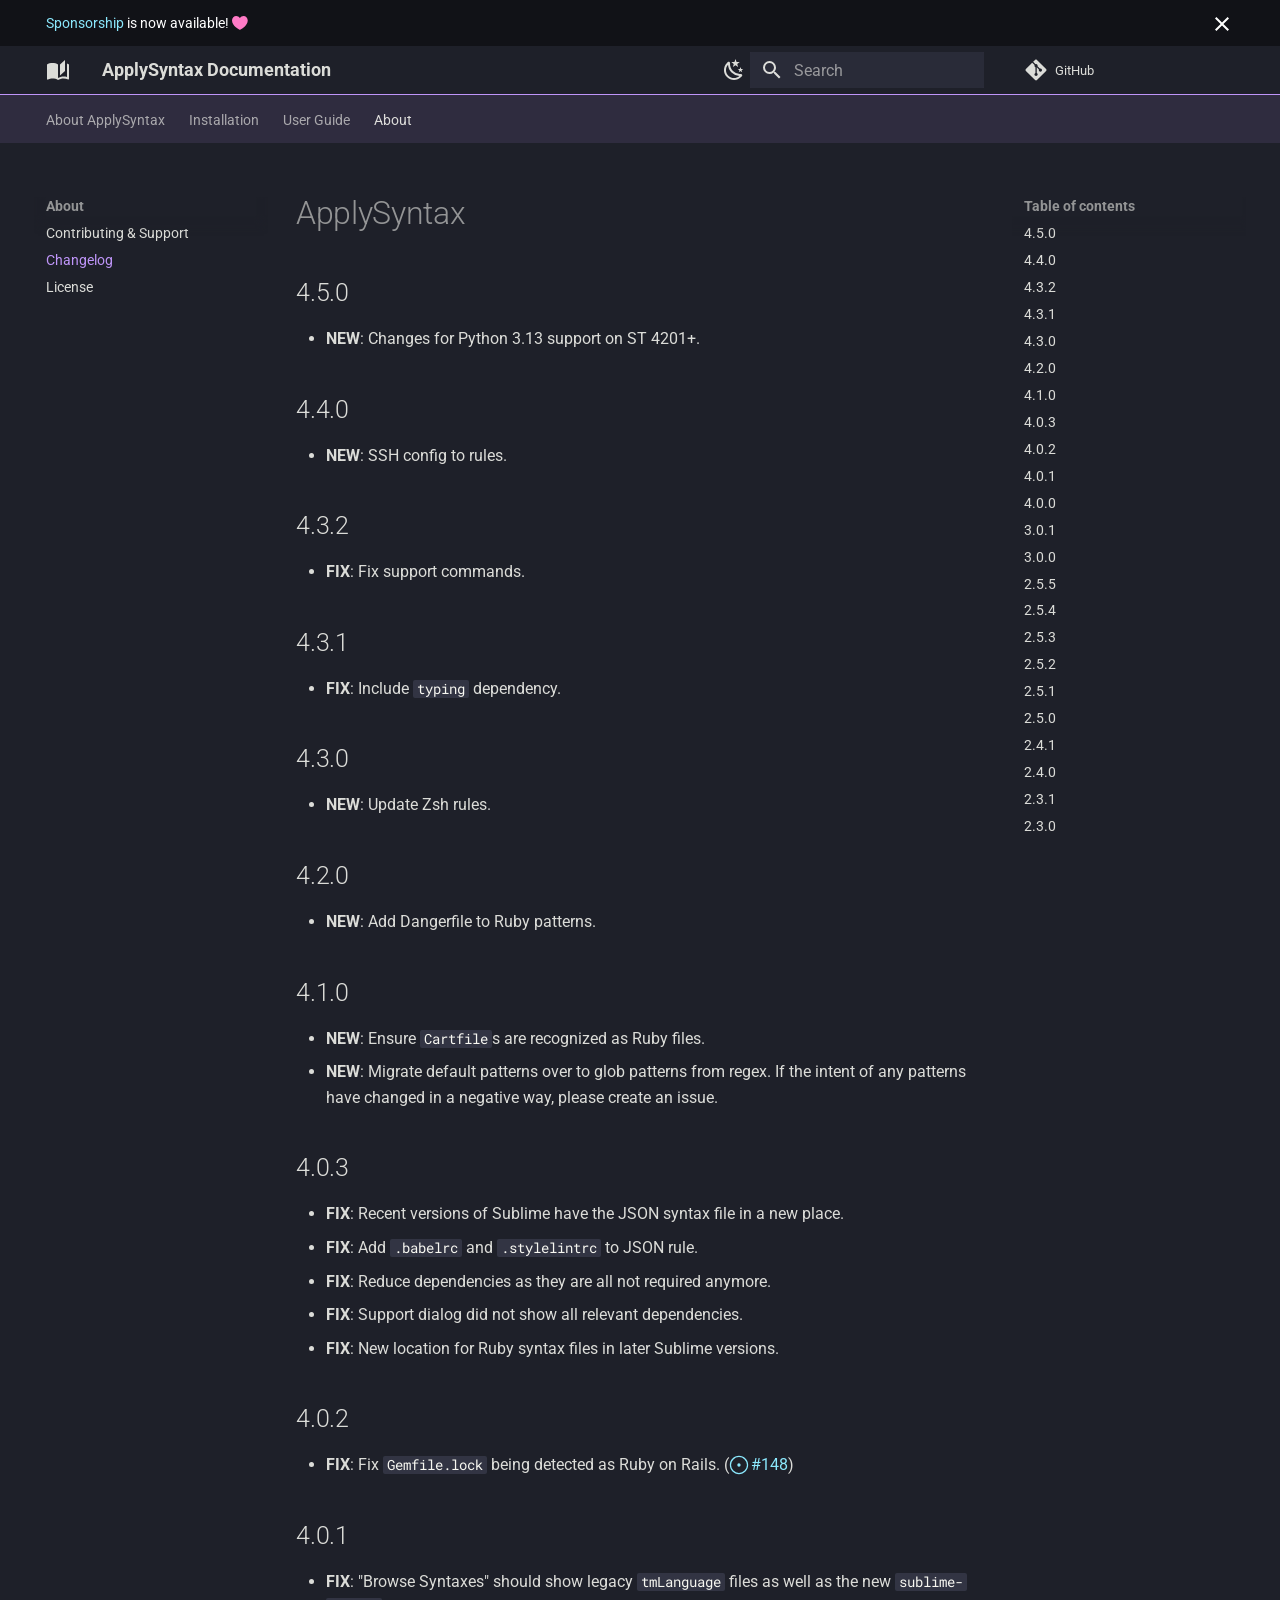
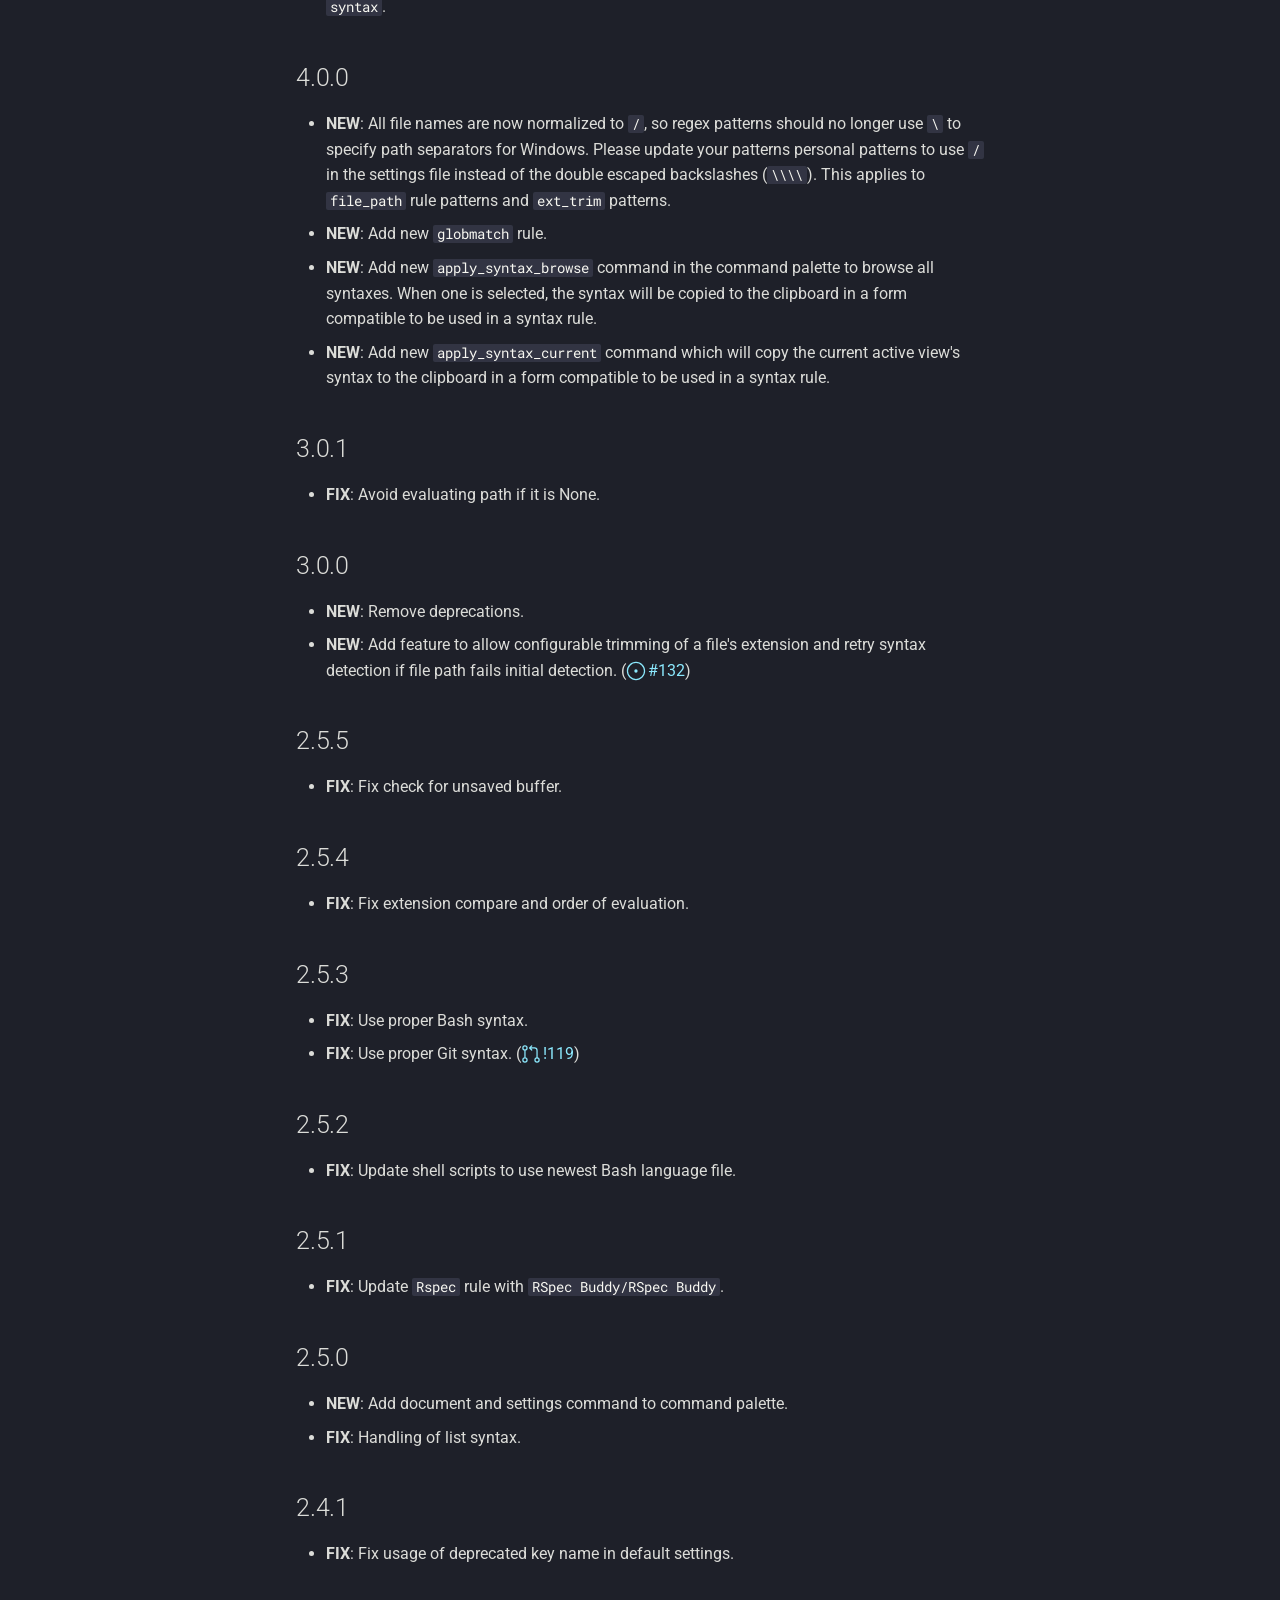
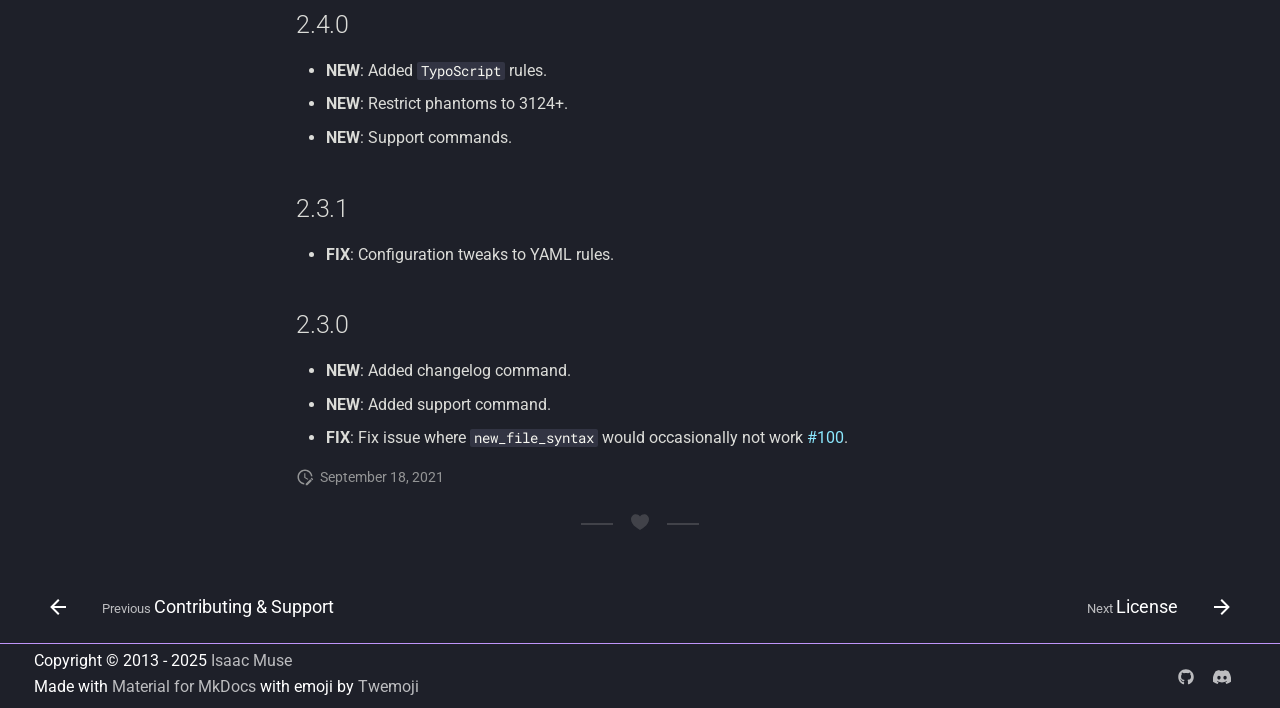
<file: about/changelog/index.html>
<!doctype html><html lang=en class=no-js> <head><meta charset=utf-8><meta name=viewport content="width=device-width,initial-scale=1"><meta name=description content="Syntax detector for Sublime Text."><link href=https://facelessuser.github.io/ApplySyntax/about/changelog/ rel=canonical><link href=../contributing/ rel=prev><link href=../license/ rel=next><link rel=icon href=../../assets/images/favicon.png><meta name=generator content="mkdocs-1.6.1, mkdocs-material-9.7.0"><title>Changelog - ApplySyntax Documentation</title><link rel=stylesheet href=../../assets/stylesheets/main.618322db.min.css><link rel=stylesheet href=../../assets/stylesheets/palette.ab4e12ef.min.css><script src=../../assets/pymdownx-extras/material-extra-theme-2ek1P7jT.js type=text/javascript></script><script src=../../assets/pymdownx-extras/material-extra-3rdparty-BUCF4rjN.js type=text/javascript></script><link rel=preconnect href=https://fonts.gstatic.com crossorigin><link rel=stylesheet href="https://fonts.googleapis.com/css?family=Roboto:300,300i,400,400i,700,700i%7CRoboto+Mono:400,400i,700,700i&display=fallback"><style>:root{--md-text-font:"Roboto";--md-code-font:"Roboto Mono"}</style><link rel=stylesheet href=../../assets/pymdownx-extras/extra-c6ab11540a.css><script>__md_scope=new URL("../..",location),__md_hash=e=>[...e].reduce(((e,_)=>(e<<5)-e+_.charCodeAt(0)),0),__md_get=(e,_=localStorage,t=__md_scope)=>JSON.parse(_.getItem(t.pathname+"."+e)),__md_set=(e,_,t=localStorage,a=__md_scope)=>{try{t.setItem(a.pathname+"."+e,JSON.stringify(_))}catch(e){}}</script></head> <body dir=ltr data-md-color-scheme=dracula data-md-color-primary=deep-purple data-md-color-accent=deep-purple> <input class=md-toggle data-md-toggle=drawer type=checkbox id=__drawer autocomplete=off> <input class=md-toggle data-md-toggle=search type=checkbox id=__search autocomplete=off> <label class=md-overlay for=__drawer></label> <div data-md-component=skip> <a href=#applysyntax class=md-skip> Skip to content </a> </div> <div data-md-component=announce> <aside class=md-banner> <div class="md-banner__inner md-grid md-typeset"> <button class="md-banner__button md-icon" aria-label="Don't show this again"> <svg xmlns=http://www.w3.org/2000/svg viewbox="0 0 24 24"><path d="M19 6.41 17.59 5 12 10.59 6.41 5 5 6.41 10.59 12 5 17.59 6.41 19 12 13.41 17.59 19 19 17.59 13.41 12z"/></svg> </button> <a href=../contributing/#become-a-sponsor>Sponsorship</a> is now available! <span class="twemoji heart-throb"> <svg xmlns=http://www.w3.org/2000/svg width=16 height=16 viewbox="0 0 16 16"><path fill-rule=evenodd d="M7.655 14.916L8 14.25l.345.666a.752.752 0 01-.69 0zm0 0L8 14.25l.345.666.002-.001.006-.003.018-.01a7.643 7.643 0 00.31-.17 22.08 22.08 0 003.433-2.414C13.956 10.731 16 8.35 16 5.5 16 2.836 13.914 1 11.75 1 10.203 1 8.847 1.802 8 3.02 7.153 1.802 5.797 1 4.25 1 2.086 1 0 2.836 0 5.5c0 2.85 2.045 5.231 3.885 6.818a22.075 22.075 0 003.744 2.584l.018.01.006.003h.002z"/></svg> </span> </div> <script>var el=document.querySelector("[data-md-component=announce]");if(el){var content=el.querySelector(".md-typeset");__md_hash(content.innerHTML)===__md_get("__announce")&&(el.hidden=!0)}</script> </aside> </div> <header class=md-header data-md-component=header> <nav class="md-header__inner md-grid" aria-label=header.title> <a href=https://facelessuser.github.io/ApplySyntax/ title="ApplySyntax Documentation" class="md-header__button md-logo" aria-label="ApplySyntax Documentation"> <svg xmlns=http://www.w3.org/2000/svg viewbox="0 0 24 24"><path d="m19 2-5 4.5v11l5-4.5zM6.5 5C4.55 5 2.45 5.4 1 6.5v14.66c0 .25.25.5.5.5.1 0 .15-.07.25-.07 1.35-.65 3.3-1.09 4.75-1.09 1.95 0 4.05.4 5.5 1.5 1.35-.85 3.8-1.5 5.5-1.5 1.65 0 3.35.31 4.75 1.06.1.05.15.03.25.03.25 0 .5-.25.5-.5V6.5c-.6-.45-1.25-.75-2-1V19c-1.1-.35-2.3-.5-3.5-.5-1.7 0-4.15.65-5.5 1.5V6.5C10.55 5.4 8.45 5 6.5 5"/></svg> </a> <label class="md-header__button md-icon" for=__drawer> <svg xmlns=http://www.w3.org/2000/svg viewbox="0 0 24 24"><path d="M3 6h18v2H3zm0 5h18v2H3zm0 5h18v2H3z"/></svg> </label> <div class=md-header__title data-md-component=header-title> <div class=md-header__ellipsis> <div class=md-header__topic> <span class=md-ellipsis> ApplySyntax Documentation </span> </div> <div class=md-header__topic data-md-component=header-topic> <span class=md-ellipsis> Changelog </span> </div> </div> </div> <div class=md-header__options> <div class="md-header-nav__scheme md-header-nav__button md-source__icon md-icon"> <a href=javascript:toggleScheme(); title="Light mode" class=light-mode> <svg xmlns=http://www.w3.org/2000/svg viewbox="0 0 24 24"><path d="M12 7a5 5 0 0 1 5 5 5 5 0 0 1-5 5 5 5 0 0 1-5-5 5 5 0 0 1 5-5m0 2a3 3 0 0 0-3 3 3 3 0 0 0 3 3 3 3 0 0 0 3-3 3 3 0 0 0-3-3m0-7 2.39 3.42C13.65 5.15 12.84 5 12 5s-1.65.15-2.39.42zM3.34 7l4.16-.35A7.2 7.2 0 0 0 5.94 8.5c-.44.74-.69 1.5-.83 2.29zm.02 10 1.76-3.77a7.131 7.131 0 0 0 2.38 4.14zM20.65 7l-1.77 3.79a7.02 7.02 0 0 0-2.38-4.15zm-.01 10-4.14.36c.59-.51 1.12-1.14 1.54-1.86.42-.73.69-1.5.83-2.29zM12 22l-2.41-3.44c.74.27 1.55.44 2.41.44.82 0 1.63-.17 2.37-.44z"/></svg> </a> <a href=javascript:toggleScheme(); title="Dark mode" class=dark-mode> <svg xmlns=http://www.w3.org/2000/svg viewbox="0 0 24 24"><path d="m17.75 4.09-2.53 1.94.91 3.06-2.63-1.81-2.63 1.81.91-3.06-2.53-1.94L12.44 4l1.06-3 1.06 3zm3.5 6.91-1.64 1.25.59 1.98-1.7-1.17-1.7 1.17.59-1.98L15.75 11l2.06-.05L18.5 9l.69 1.95zm-2.28 4.95c.83-.08 1.72 1.1 1.19 1.85-.32.45-.66.87-1.08 1.27C15.17 23 8.84 23 4.94 19.07c-3.91-3.9-3.91-10.24 0-14.14.4-.4.82-.76 1.27-1.08.75-.53 1.93.36 1.85 1.19-.27 2.86.69 5.83 2.89 8.02a9.96 9.96 0 0 0 8.02 2.89m-1.64 2.02a12.08 12.08 0 0 1-7.8-3.47c-2.17-2.19-3.33-5-3.49-7.82-2.81 3.14-2.7 7.96.31 10.98 3.02 3.01 7.84 3.12 10.98.31"/></svg> </a> <a href=javascript:toggleScheme(); title="System preference" class=system-mode> <svg xmlns=http://www.w3.org/2000/svg viewbox="0 0 24 24"><path d="M7.5 2c-1.79 1.15-3 3.18-3 5.5s1.21 4.35 3.03 5.5C4.46 13 2 10.54 2 7.5A5.5 5.5 0 0 1 7.5 2m11.57 1.5 1.43 1.43L4.93 20.5 3.5 19.07zm-6.18 2.43L11.41 5 9.97 6l.42-1.7L9 3.24l1.75-.12.58-1.65L12 3.1l1.73.03-1.35 1.13zm-3.3 3.61-1.16-.73-1.12.78.34-1.32-1.09-.83 1.36-.09.45-1.29.51 1.27 1.36.03-1.05.87zM19 13.5a5.5 5.5 0 0 1-5.5 5.5c-1.22 0-2.35-.4-3.26-1.07l7.69-7.69c.67.91 1.07 2.04 1.07 3.26m-4.4 6.58 2.77-1.15-.24 3.35zm4.33-2.7 1.15-2.77 2.2 2.54zm1.15-4.96-1.14-2.78 3.34.24zM9.63 18.93l2.77 1.15-2.53 2.19z"/></svg> </a> <a href=javascript:toggleScheme(); title="Unknown scheme" class=unknown-mode> <svg xmlns=http://www.w3.org/2000/svg viewbox="0 0 24 24"><path d="m15.07 11.25-.9.92C13.45 12.89 13 13.5 13 15h-2v-.5c0-1.11.45-2.11 1.17-2.83l1.24-1.26c.37-.36.59-.86.59-1.41a2 2 0 0 0-2-2 2 2 0 0 0-2 2H8a4 4 0 0 1 4-4 4 4 0 0 1 4 4 3.2 3.2 0 0 1-.93 2.25M13 19h-2v-2h2M12 2A10 10 0 0 0 2 12a10 10 0 0 0 10 10 10 10 0 0 0 10-10c0-5.53-4.5-10-10-10"/></svg> </a> </div> </div> <label class="md-header__button md-icon" for=__search> <svg xmlns=http://www.w3.org/2000/svg viewbox="0 0 24 24"><path d="M9.5 3A6.5 6.5 0 0 1 16 9.5c0 1.61-.59 3.09-1.56 4.23l.27.27h.79l5 5-1.5 1.5-5-5v-.79l-.27-.27A6.52 6.52 0 0 1 9.5 16 6.5 6.5 0 0 1 3 9.5 6.5 6.5 0 0 1 9.5 3m0 2C7 5 5 7 5 9.5S7 14 9.5 14 14 12 14 9.5 12 5 9.5 5"/></svg> </label> <div class=md-search data-md-component=search role=dialog> <label class=md-search__overlay for=__search></label> <div class=md-search__inner role=search> <form class=md-search__form name=search> <input type=text class=md-search__input name=query aria-label=Search placeholder=Search autocapitalize=off autocorrect=off autocomplete=off spellcheck=false data-md-component=search-query required> <label class="md-search__icon md-icon" for=__search> <svg xmlns=http://www.w3.org/2000/svg viewbox="0 0 24 24"><path d="M9.5 3A6.5 6.5 0 0 1 16 9.5c0 1.61-.59 3.09-1.56 4.23l.27.27h.79l5 5-1.5 1.5-5-5v-.79l-.27-.27A6.52 6.52 0 0 1 9.5 16 6.5 6.5 0 0 1 3 9.5 6.5 6.5 0 0 1 9.5 3m0 2C7 5 5 7 5 9.5S7 14 9.5 14 14 12 14 9.5 12 5 9.5 5"/></svg> <svg xmlns=http://www.w3.org/2000/svg viewbox="0 0 24 24"><path d="M20 11v2H8l5.5 5.5-1.42 1.42L4.16 12l7.92-7.92L13.5 5.5 8 11z"/></svg> </label> <nav class=md-search__options aria-label=Search> <a href=javascript:void(0) class="md-search__icon md-icon" title=Share aria-label=Share data-clipboard data-clipboard-text data-md-component=search-share tabindex=-1> <svg xmlns=http://www.w3.org/2000/svg viewbox="0 0 24 24"><path d="M18 16.08c-.76 0-1.44.3-1.96.77L8.91 12.7c.05-.23.09-.46.09-.7s-.04-.47-.09-.7l7.05-4.11c.54.5 1.25.81 2.04.81a3 3 0 0 0 3-3 3 3 0 0 0-3-3 3 3 0 0 0-3 3c0 .24.04.47.09.7L8.04 9.81C7.5 9.31 6.79 9 6 9a3 3 0 0 0-3 3 3 3 0 0 0 3 3c.79 0 1.5-.31 2.04-.81l7.12 4.15c-.05.21-.08.43-.08.66 0 1.61 1.31 2.91 2.92 2.91s2.92-1.3 2.92-2.91A2.92 2.92 0 0 0 18 16.08"/></svg> </a> <button type=reset class="md-search__icon md-icon" title=Clear aria-label=Clear tabindex=-1> <svg xmlns=http://www.w3.org/2000/svg viewbox="0 0 24 24"><path d="M19 6.41 17.59 5 12 10.59 6.41 5 5 6.41 10.59 12 5 17.59 6.41 19 12 13.41 17.59 19 19 17.59 13.41 12z"/></svg> </button> </nav> <div class=md-search__suggest data-md-component=search-suggest></div> </form> <div class=md-search__output> <div class=md-search__scrollwrap tabindex=0 data-md-scrollfix> <div class=md-search-result data-md-component=search-result> <div class=md-search-result__meta> Initializing search </div> <ol class=md-search-result__list role=presentation></ol> </div> </div> </div> </div> </div> <div class=md-header__source> <a href=https://github.com/facelessuser/ApplySyntax title="Go to repository" class=md-source data-md-component=source> <div class="md-source__icon md-icon"> <svg xmlns=http://www.w3.org/2000/svg viewbox="0 0 448 512"><!-- Font Awesome Free 7.1.0 by @fontawesome - https://fontawesome.com License - https://fontawesome.com/license/free (Icons: CC BY 4.0, Fonts: SIL OFL 1.1, Code: MIT License) Copyright 2025 Fonticons, Inc.--><path d="M439.6 236.1 244 40.5c-5.4-5.5-12.8-8.5-20.4-8.5s-15 3-20.4 8.4L162.5 81l51.5 51.5c27.1-9.1 52.7 16.8 43.4 43.7l49.7 49.7c34.2-11.8 61.2 31 35.5 56.7-26.5 26.5-70.2-2.9-56-37.3L240.3 199v121.9c25.3 12.5 22.3 41.8 9.1 55-6.4 6.4-15.2 10.1-24.3 10.1s-17.8-3.6-24.3-10.1c-17.6-17.6-11.1-46.9 11.2-56v-123c-20.8-8.5-24.6-30.7-18.6-45L142.6 101 8.5 235.1C3 240.6 0 247.9 0 255.5s3 15 8.5 20.4l195.6 195.7c5.4 5.4 12.7 8.4 20.4 8.4s15-3 20.4-8.4l194.7-194.7c5.4-5.4 8.4-12.8 8.4-20.4s-3-15-8.4-20.4"/></svg> </div> <div class=md-source__repository> GitHub </div> </a> </div> </nav> </header> <div class=md-container data-md-component=container> <nav class=md-tabs aria-label=Tabs data-md-component=tabs> <div class=md-grid> <ul class=md-tabs__list> <li class=md-tabs__item> <a href=../.. class=md-tabs__link> About ApplySyntax </a> </li> <li class=md-tabs__item> <a href=../../installation/ class=md-tabs__link> Installation </a> </li> <li class=md-tabs__item> <a href=../../usage/ class=md-tabs__link> User Guide </a> </li> <li class="md-tabs__item md-tabs__item--active"> <a href=../contributing/ class=md-tabs__link> About </a> </li> </ul> </div> </nav> <main class=md-main data-md-component=main> <div class="md-main__inner md-grid"> <div class="md-sidebar md-sidebar--primary" data-md-component=sidebar data-md-type=navigation> <div class=md-sidebar__scrollwrap> <div class=md-sidebar__inner> <nav class="md-nav md-nav--primary md-nav--lifted" aria-label=Navigation data-md-level=0> <label class=md-nav__title for=__drawer> <a href=../.. title="ApplySyntax Documentation" class="md-nav__button md-logo" aria-label="ApplySyntax Documentation" data-md-component=logo> <svg xmlns=http://www.w3.org/2000/svg viewbox="0 0 24 24"><path d="m19 2-5 4.5v11l5-4.5zM6.5 5C4.55 5 2.45 5.4 1 6.5v14.66c0 .25.25.5.5.5.1 0 .15-.07.25-.07 1.35-.65 3.3-1.09 4.75-1.09 1.95 0 4.05.4 5.5 1.5 1.35-.85 3.8-1.5 5.5-1.5 1.65 0 3.35.31 4.75 1.06.1.05.15.03.25.03.25 0 .5-.25.5-.5V6.5c-.6-.45-1.25-.75-2-1V19c-1.1-.35-2.3-.5-3.5-.5-1.7 0-4.15.65-5.5 1.5V6.5C10.55 5.4 8.45 5 6.5 5"/></svg> </a> ApplySyntax Documentation </label> <div class=md-nav__source> <a href=https://github.com/facelessuser/ApplySyntax title="Go to repository" class=md-source data-md-component=source> <div class="md-source__icon md-icon"> <svg xmlns=http://www.w3.org/2000/svg viewbox="0 0 448 512"><!-- Font Awesome Free 7.1.0 by @fontawesome - https://fontawesome.com License - https://fontawesome.com/license/free (Icons: CC BY 4.0, Fonts: SIL OFL 1.1, Code: MIT License) Copyright 2025 Fonticons, Inc.--><path d="M439.6 236.1 244 40.5c-5.4-5.5-12.8-8.5-20.4-8.5s-15 3-20.4 8.4L162.5 81l51.5 51.5c27.1-9.1 52.7 16.8 43.4 43.7l49.7 49.7c34.2-11.8 61.2 31 35.5 56.7-26.5 26.5-70.2-2.9-56-37.3L240.3 199v121.9c25.3 12.5 22.3 41.8 9.1 55-6.4 6.4-15.2 10.1-24.3 10.1s-17.8-3.6-24.3-10.1c-17.6-17.6-11.1-46.9 11.2-56v-123c-20.8-8.5-24.6-30.7-18.6-45L142.6 101 8.5 235.1C3 240.6 0 247.9 0 255.5s3 15 8.5 20.4l195.6 195.7c5.4 5.4 12.7 8.4 20.4 8.4s15-3 20.4-8.4l194.7-194.7c5.4-5.4 8.4-12.8 8.4-20.4s-3-15-8.4-20.4"/></svg> </div> <div class=md-source__repository> GitHub </div> </a> </div> <ul class=md-nav__list data-md-scrollfix> <li class=md-nav__item> <a href=../.. class=md-nav__link> <span class=md-ellipsis> About ApplySyntax </span> </a> </li> <li class=md-nav__item> <a href=../../installation/ class=md-nav__link> <span class=md-ellipsis> Installation </span> </a> </li> <li class=md-nav__item> <a href=../../usage/ class=md-nav__link> <span class=md-ellipsis> User Guide </span> </a> </li> <li class="md-nav__item md-nav__item--active md-nav__item--section md-nav__item--nested"> <input class="md-nav__toggle md-toggle " type=checkbox id=__nav_4 checked> <label class=md-nav__link for=__nav_4 id=__nav_4_label tabindex> <span class=md-ellipsis> About </span> <span class="md-nav__icon md-icon"></span> </label> <nav class=md-nav data-md-level=1 aria-labelledby=__nav_4_label aria-expanded=true> <label class=md-nav__title for=__nav_4> <span class="md-nav__icon md-icon"></span> About </label> <ul class=md-nav__list data-md-scrollfix> <li class=md-nav__item> <a href=../contributing/ class=md-nav__link> <span class=md-ellipsis> Contributing &amp; Support </span> </a> </li> <li class="md-nav__item md-nav__item--active"> <input class="md-nav__toggle md-toggle" type=checkbox id=__toc> <label class="md-nav__link md-nav__link--active" for=__toc> <span class=md-ellipsis> Changelog </span> <span class="md-nav__icon md-icon"></span> </label> <a href=./ class="md-nav__link md-nav__link--active"> <span class=md-ellipsis> Changelog </span> </a> <nav class="md-nav md-nav--secondary" aria-label="Table of contents"> <label class=md-nav__title for=__toc> <span class="md-nav__icon md-icon"></span> Table of contents </label> <ul class=md-nav__list data-md-component=toc data-md-scrollfix> <li class=md-nav__item> <a href=#450 class=md-nav__link> <span class=md-ellipsis> 4.5.0 </span> </a> </li> <li class=md-nav__item> <a href=#440 class=md-nav__link> <span class=md-ellipsis> 4.4.0 </span> </a> </li> <li class=md-nav__item> <a href=#432 class=md-nav__link> <span class=md-ellipsis> 4.3.2 </span> </a> </li> <li class=md-nav__item> <a href=#431 class=md-nav__link> <span class=md-ellipsis> 4.3.1 </span> </a> </li> <li class=md-nav__item> <a href=#430 class=md-nav__link> <span class=md-ellipsis> 4.3.0 </span> </a> </li> <li class=md-nav__item> <a href=#420 class=md-nav__link> <span class=md-ellipsis> 4.2.0 </span> </a> </li> <li class=md-nav__item> <a href=#410 class=md-nav__link> <span class=md-ellipsis> 4.1.0 </span> </a> </li> <li class=md-nav__item> <a href=#403 class=md-nav__link> <span class=md-ellipsis> 4.0.3 </span> </a> </li> <li class=md-nav__item> <a href=#402 class=md-nav__link> <span class=md-ellipsis> 4.0.2 </span> </a> </li> <li class=md-nav__item> <a href=#401 class=md-nav__link> <span class=md-ellipsis> 4.0.1 </span> </a> </li> <li class=md-nav__item> <a href=#400 class=md-nav__link> <span class=md-ellipsis> 4.0.0 </span> </a> </li> <li class=md-nav__item> <a href=#301 class=md-nav__link> <span class=md-ellipsis> 3.0.1 </span> </a> </li> <li class=md-nav__item> <a href=#300 class=md-nav__link> <span class=md-ellipsis> 3.0.0 </span> </a> </li> <li class=md-nav__item> <a href=#255 class=md-nav__link> <span class=md-ellipsis> 2.5.5 </span> </a> </li> <li class=md-nav__item> <a href=#254 class=md-nav__link> <span class=md-ellipsis> 2.5.4 </span> </a> </li> <li class=md-nav__item> <a href=#253 class=md-nav__link> <span class=md-ellipsis> 2.5.3 </span> </a> </li> <li class=md-nav__item> <a href=#252 class=md-nav__link> <span class=md-ellipsis> 2.5.2 </span> </a> </li> <li class=md-nav__item> <a href=#251 class=md-nav__link> <span class=md-ellipsis> 2.5.1 </span> </a> </li> <li class=md-nav__item> <a href=#250 class=md-nav__link> <span class=md-ellipsis> 2.5.0 </span> </a> </li> <li class=md-nav__item> <a href=#241 class=md-nav__link> <span class=md-ellipsis> 2.4.1 </span> </a> </li> <li class=md-nav__item> <a href=#240 class=md-nav__link> <span class=md-ellipsis> 2.4.0 </span> </a> </li> <li class=md-nav__item> <a href=#231 class=md-nav__link> <span class=md-ellipsis> 2.3.1 </span> </a> </li> <li class=md-nav__item> <a href=#230 class=md-nav__link> <span class=md-ellipsis> 2.3.0 </span> </a> </li> </ul> </nav> </li> <li class=md-nav__item> <a href=../license/ class=md-nav__link> <span class=md-ellipsis> License </span> </a> </li> </ul> </nav> </li> </ul> </nav> </div> </div> </div> <div class="md-sidebar md-sidebar--secondary" data-md-component=sidebar data-md-type=toc> <div class=md-sidebar__scrollwrap> <div class=md-sidebar__inner> <nav class="md-nav md-nav--secondary" aria-label="Table of contents"> <label class=md-nav__title for=__toc> <span class="md-nav__icon md-icon"></span> Table of contents </label> <ul class=md-nav__list data-md-component=toc data-md-scrollfix> <li class=md-nav__item> <a href=#450 class=md-nav__link> <span class=md-ellipsis> 4.5.0 </span> </a> </li> <li class=md-nav__item> <a href=#440 class=md-nav__link> <span class=md-ellipsis> 4.4.0 </span> </a> </li> <li class=md-nav__item> <a href=#432 class=md-nav__link> <span class=md-ellipsis> 4.3.2 </span> </a> </li> <li class=md-nav__item> <a href=#431 class=md-nav__link> <span class=md-ellipsis> 4.3.1 </span> </a> </li> <li class=md-nav__item> <a href=#430 class=md-nav__link> <span class=md-ellipsis> 4.3.0 </span> </a> </li> <li class=md-nav__item> <a href=#420 class=md-nav__link> <span class=md-ellipsis> 4.2.0 </span> </a> </li> <li class=md-nav__item> <a href=#410 class=md-nav__link> <span class=md-ellipsis> 4.1.0 </span> </a> </li> <li class=md-nav__item> <a href=#403 class=md-nav__link> <span class=md-ellipsis> 4.0.3 </span> </a> </li> <li class=md-nav__item> <a href=#402 class=md-nav__link> <span class=md-ellipsis> 4.0.2 </span> </a> </li> <li class=md-nav__item> <a href=#401 class=md-nav__link> <span class=md-ellipsis> 4.0.1 </span> </a> </li> <li class=md-nav__item> <a href=#400 class=md-nav__link> <span class=md-ellipsis> 4.0.0 </span> </a> </li> <li class=md-nav__item> <a href=#301 class=md-nav__link> <span class=md-ellipsis> 3.0.1 </span> </a> </li> <li class=md-nav__item> <a href=#300 class=md-nav__link> <span class=md-ellipsis> 3.0.0 </span> </a> </li> <li class=md-nav__item> <a href=#255 class=md-nav__link> <span class=md-ellipsis> 2.5.5 </span> </a> </li> <li class=md-nav__item> <a href=#254 class=md-nav__link> <span class=md-ellipsis> 2.5.4 </span> </a> </li> <li class=md-nav__item> <a href=#253 class=md-nav__link> <span class=md-ellipsis> 2.5.3 </span> </a> </li> <li class=md-nav__item> <a href=#252 class=md-nav__link> <span class=md-ellipsis> 2.5.2 </span> </a> </li> <li class=md-nav__item> <a href=#251 class=md-nav__link> <span class=md-ellipsis> 2.5.1 </span> </a> </li> <li class=md-nav__item> <a href=#250 class=md-nav__link> <span class=md-ellipsis> 2.5.0 </span> </a> </li> <li class=md-nav__item> <a href=#241 class=md-nav__link> <span class=md-ellipsis> 2.4.1 </span> </a> </li> <li class=md-nav__item> <a href=#240 class=md-nav__link> <span class=md-ellipsis> 2.4.0 </span> </a> </li> <li class=md-nav__item> <a href=#231 class=md-nav__link> <span class=md-ellipsis> 2.3.1 </span> </a> </li> <li class=md-nav__item> <a href=#230 class=md-nav__link> <span class=md-ellipsis> 2.3.0 </span> </a> </li> </ul> </nav> </div> </div> </div> <div class=md-content data-md-component=content> <article class="md-content__inner md-typeset"> <h1 id=applysyntax>ApplySyntax<a class=headerlink href=#applysyntax title="Permanent link"></a></h1> <h2 id=450>4.5.0<a class=headerlink href=#450 title="Permanent link"></a></h2> <ul> <li><strong>NEW</strong>: Changes for Python 3.13 support on ST 4201+.</li> </ul> <h2 id=440>4.4.0<a class=headerlink href=#440 title="Permanent link"></a></h2> <ul> <li><strong>NEW</strong>: SSH config to rules.</li> </ul> <h2 id=432>4.3.2<a class=headerlink href=#432 title="Permanent link"></a></h2> <ul> <li><strong>FIX</strong>: Fix support commands.</li> </ul> <h2 id=431>4.3.1<a class=headerlink href=#431 title="Permanent link"></a></h2> <ul> <li><strong>FIX</strong>: Include <code>typing</code> dependency.</li> </ul> <h2 id=430>4.3.0<a class=headerlink href=#430 title="Permanent link"></a></h2> <ul> <li><strong>NEW</strong>: Update Zsh rules.</li> </ul> <h2 id=420>4.2.0<a class=headerlink href=#420 title="Permanent link"></a></h2> <ul> <li><strong>NEW</strong>: Add Dangerfile to Ruby patterns.</li> </ul> <h2 id=410>4.1.0<a class=headerlink href=#410 title="Permanent link"></a></h2> <ul> <li><strong>NEW</strong>: Ensure <code>Cartfile</code>s are recognized as Ruby files.</li> <li><strong>NEW</strong>: Migrate default patterns over to glob patterns from regex. If the intent of any patterns have changed in a negative way, please create an issue.</li> </ul> <h2 id=403>4.0.3<a class=headerlink href=#403 title="Permanent link"></a></h2> <ul> <li><strong>FIX</strong>: Recent versions of Sublime have the JSON syntax file in a new place.</li> <li><strong>FIX</strong>: Add <code>.babelrc</code> and <code>.stylelintrc</code> to JSON rule.</li> <li><strong>FIX</strong>: Reduce dependencies as they are all not required anymore.</li> <li><strong>FIX</strong>: Support dialog did not show all relevant dependencies.</li> <li><strong>FIX</strong>: New location for Ruby syntax files in later Sublime versions.</li> </ul> <h2 id=402>4.0.2<a class=headerlink href=#402 title="Permanent link"></a></h2> <ul> <li><strong>FIX</strong>: Fix <code>Gemfile.lock</code> being detected as Ruby on Rails. (<a class="magiclink magiclink-github magiclink-issue" href=https://github.com/facelessuser/ApplySyntax/issues/148 title="GitHub Issue: facelessuser/ApplySyntax #148">#148</a>)</li> </ul> <h2 id=401>4.0.1<a class=headerlink href=#401 title="Permanent link"></a></h2> <ul> <li><strong>FIX</strong>: "Browse Syntaxes" should show legacy <code>tmLanguage</code> files as well as the new <code>sublime-syntax</code>.</li> </ul> <h2 id=400>4.0.0<a class=headerlink href=#400 title="Permanent link"></a></h2> <ul> <li><strong>NEW</strong>: All file names are now normalized to <code>/</code>, so regex patterns should no longer use <code>\</code> to specify path separators for Windows. Please update your patterns personal patterns to use <code>/</code> in the settings file instead of the double escaped backslashes (<code>\\\\</code>). This applies to <code>file_path</code> rule patterns and <code>ext_trim</code> patterns.</li> <li><strong>NEW</strong>: Add new <code>globmatch</code> rule.</li> <li><strong>NEW</strong>: Add new <code>apply_syntax_browse</code> command in the command palette to browse all syntaxes. When one is selected, the syntax will be copied to the clipboard in a form compatible to be used in a syntax rule.</li> <li><strong>NEW</strong>: Add new <code>apply_syntax_current</code> command which will copy the current active view's syntax to the clipboard in a form compatible to be used in a syntax rule.</li> </ul> <h2 id=301>3.0.1<a class=headerlink href=#301 title="Permanent link"></a></h2> <ul> <li><strong>FIX</strong>: Avoid evaluating path if it is None.</li> </ul> <h2 id=300>3.0.0<a class=headerlink href=#300 title="Permanent link"></a></h2> <ul> <li><strong>NEW</strong>: Remove deprecations.</li> <li><strong>NEW</strong>: Add feature to allow configurable trimming of a file's extension and retry syntax detection if file path fails initial detection. (<a class="magiclink magiclink-github magiclink-issue" href=https://github.com/facelessuser/ApplySyntax/issues/132 title="GitHub Issue: facelessuser/ApplySyntax #132">#132</a>)</li> </ul> <h2 id=255>2.5.5<a class=headerlink href=#255 title="Permanent link"></a></h2> <ul> <li><strong>FIX</strong>: Fix check for unsaved buffer.</li> </ul> <h2 id=254>2.5.4<a class=headerlink href=#254 title="Permanent link"></a></h2> <ul> <li><strong>FIX</strong>: Fix extension compare and order of evaluation.</li> </ul> <h2 id=253>2.5.3<a class=headerlink href=#253 title="Permanent link"></a></h2> <ul> <li><strong>FIX</strong>: Use proper Bash syntax.</li> <li><strong>FIX</strong>: Use proper Git syntax. (<a class="magiclink magiclink-github magiclink-pull" href=https://github.com/facelessuser/ApplySyntax/pull/119 title="GitHub Pull Request: facelessuser/ApplySyntax #119">!119</a>)</li> </ul> <h2 id=252>2.5.2<a class=headerlink href=#252 title="Permanent link"></a></h2> <ul> <li><strong>FIX</strong>: Update shell scripts to use newest Bash language file.</li> </ul> <h2 id=251>2.5.1<a class=headerlink href=#251 title="Permanent link"></a></h2> <ul> <li><strong>FIX</strong>: Update <code>Rspec</code> rule with <code>RSpec Buddy/RSpec Buddy</code>.</li> </ul> <h2 id=250>2.5.0<a class=headerlink href=#250 title="Permanent link"></a></h2> <ul> <li><strong>NEW</strong>: Add document and settings command to command palette.</li> <li><strong>FIX</strong>: Handling of list syntax.</li> </ul> <h2 id=241>2.4.1<a class=headerlink href=#241 title="Permanent link"></a></h2> <ul> <li><strong>FIX</strong>: Fix usage of deprecated key name in default settings.</li> </ul> <h2 id=240>2.4.0<a class=headerlink href=#240 title="Permanent link"></a></h2> <ul> <li><strong>NEW</strong>: Added <code>TypoScript</code> rules.</li> <li><strong>NEW</strong>: Restrict phantoms to 3124+.</li> <li><strong>NEW</strong>: Support commands.</li> </ul> <h2 id=231>2.3.1<a class=headerlink href=#231 title="Permanent link"></a></h2> <ul> <li><strong>FIX</strong>: Configuration tweaks to YAML rules.</li> </ul> <h2 id=230>2.3.0<a class=headerlink href=#230 title="Permanent link"></a></h2> <ul> <li><strong>NEW</strong>: Added changelog command.</li> <li><strong>NEW</strong>: Added support command.</li> <li><strong>FIX</strong>: Fix issue where <code>new_file_syntax</code> would occasionally not work <a href=https://github.com/facelessuser/ApplySyntax/issues/100>#100</a>.</li> </ul> <aside class=md-source-file> <span class=md-source-file__fact> <span class=md-icon title="Last update"> <svg xmlns=http://www.w3.org/2000/svg viewbox="0 0 24 24"><path d="M21 13.1c-.1 0-.3.1-.4.2l-1 1 2.1 2.1 1-1c.2-.2.2-.6 0-.8l-1.3-1.3c-.1-.1-.2-.2-.4-.2m-1.9 1.8-6.1 6V23h2.1l6.1-6.1zM12.5 7v5.2l4 2.4-1 1L11 13V7zM11 21.9c-5.1-.5-9-4.8-9-9.9C2 6.5 6.5 2 12 2c5.3 0 9.6 4.1 10 9.3-.3-.1-.6-.2-1-.2s-.7.1-1 .2C19.6 7.2 16.2 4 12 4c-4.4 0-8 3.6-8 8 0 4.1 3.1 7.5 7.1 7.9l-.1.2z"/></svg> </span> <span class="git-revision-date-localized-plugin git-revision-date-localized-plugin-date" title="September 18, 2021 19:04:15 UTC">September 18, 2021</span> </span> </aside> <footer class=sponsorship> <hr> <a href=https://github.com/sponsors/facelessuser title="Become a sponsor"> <span class="twemoji heart-throb-hover"> <svg xmlns=http://www.w3.org/2000/svg viewbox="0 0 16 16"><path d="M7.655 14.916zh-.002l-.006-.003-.018-.01a22 22 0 0 1-3.744-2.584C2.045 10.731 0 8.35 0 5.5 0 2.836 2.086 1 4.25 1 5.797 1 7.153 1.802 8 3.02 8.847 1.802 10.203 1 11.75 1 13.914 1 16 2.836 16 5.5c0 2.85-2.044 5.231-3.886 6.818a22 22 0 0 1-3.433 2.414 7 7 0 0 1-.31.17l-.018.01-.008.004a.75.75 0 0 1-.69 0"/></svg> </span> </a> <hr> </footer> </article> </div> <script>var target=document.getElementById(location.hash.slice(1));target&&target.name&&(target.checked=target.name.startsWith("__tabbed_"))</script> </div> <button type=button class="md-top md-icon" data-md-component=top hidden> <svg xmlns=http://www.w3.org/2000/svg viewbox="0 0 24 24"><path d="M13 20h-2V8l-5.5 5.5-1.42-1.42L12 4.16l7.92 7.92-1.42 1.42L13 8z"/></svg> Back to top </button> </main> <footer class=md-footer> <nav class="md-footer__inner md-grid" aria-label=footer.title> <a href=../contributing/ class="md-footer__link md-footer__link--prev" rel=prev> <div class="md-footer__button md-icon"> <svg xmlns=http://www.w3.org/2000/svg viewbox="0 0 24 24"><path d="M20 11v2H8l5.5 5.5-1.42 1.42L4.16 12l7.92-7.92L13.5 5.5 8 11z"/></svg> </div> <div class=md-footer__title> <div class=md-ellipsis> <span class=md-footer__direction> Previous </span> Contributing &amp; Support </div> </div> </a> <a href=../license/ class="md-footer__link md-footer__link--next" rel=next> <div class=md-footer__title> <div class=md-ellipsis> <span class=md-footer__direction> Next </span> License </div> </div> <div class="md-footer__button md-icon"> <svg xmlns=http://www.w3.org/2000/svg viewbox="0 0 24 24"><path d="M4 11v2h12l-5.5 5.5 1.42 1.42L19.84 12l-7.92-7.92L10.5 5.5 16 11z"/></svg> </div> </a> </nav> <div class="md-footer-meta md-typeset"> <div class="md-footer-meta__inner md-grid"> <div class=md-footer-copyright> <div class=md-footer-copyright__highlight> Copyright &copy; 2013 - 2025 <a href=https://github.com/facelessuser target=_blank rel=noopener>Isaac Muse</a> </div> Made with <a href=https://squidfunk.github.io/mkdocs-material/ target=_blank rel=noopener> Material for MkDocs </a> with emoji by <a href=https://github.com/twitter/twemoji target=_blank rel=noopener> Twemoji </a> </div> <div class=md-social> <a href=https://github.com/facelessuser target=_blank rel=noopener title=github.com class=md-social__link> <svg xmlns=http://www.w3.org/2000/svg viewbox="0 0 512 512"><!-- Font Awesome Free 7.1.0 by @fontawesome - https://fontawesome.com License - https://fontawesome.com/license/free (Icons: CC BY 4.0, Fonts: SIL OFL 1.1, Code: MIT License) Copyright 2025 Fonticons, Inc.--><path d="M173.9 397.4c0 2-2.3 3.6-5.2 3.6-3.3.3-5.6-1.3-5.6-3.6 0-2 2.3-3.6 5.2-3.6 3-.3 5.6 1.3 5.6 3.6m-31.1-4.5c-.7 2 1.3 4.3 4.3 4.9 2.6 1 5.6 0 6.2-2s-1.3-4.3-4.3-5.2c-2.6-.7-5.5.3-6.2 2.3m44.2-1.7c-2.9.7-4.9 2.6-4.6 4.9.3 2 2.9 3.3 5.9 2.6 2.9-.7 4.9-2.6 4.6-4.6-.3-1.9-3-3.2-5.9-2.9M252.8 8C114.1 8 8 113.3 8 252c0 110.9 69.8 205.8 169.5 239.2 12.8 2.3 17.3-5.6 17.3-12.1 0-6.2-.3-40.4-.3-61.4 0 0-70 15-84.7-29.8 0 0-11.4-29.1-27.8-36.6 0 0-22.9-15.7 1.6-15.4 0 0 24.9 2 38.6 25.8 21.9 38.6 58.6 27.5 72.9 20.9 2.3-16 8.8-27.1 16-33.7-55.9-6.2-112.3-14.3-112.3-110.5 0-27.5 7.6-41.3 23.6-58.9-2.6-6.5-11.1-33.3 2.6-67.9 20.9-6.5 69 27 69 27 20-5.6 41.5-8.5 62.8-8.5s42.8 2.9 62.8 8.5c0 0 48.1-33.6 69-27 13.7 34.7 5.2 61.4 2.6 67.9 16 17.7 25.8 31.5 25.8 58.9 0 96.5-58.9 104.2-114.8 110.5 9.2 7.9 17 22.9 17 46.4 0 33.7-.3 75.4-.3 83.6 0 6.5 4.6 14.4 17.3 12.1C436.2 457.8 504 362.9 504 252 504 113.3 391.5 8 252.8 8M105.2 352.9c-1.3 1-1 3.3.7 5.2 1.6 1.6 3.9 2.3 5.2 1 1.3-1 1-3.3-.7-5.2-1.6-1.6-3.9-2.3-5.2-1m-10.8-8.1c-.7 1.3.3 2.9 2.3 3.9 1.6 1 3.6.7 4.3-.7.7-1.3-.3-2.9-2.3-3.9-2-.6-3.6-.3-4.3.7m32.4 35.6c-1.6 1.3-1 4.3 1.3 6.2 2.3 2.3 5.2 2.6 6.5 1 1.3-1.3.7-4.3-1.3-6.2-2.2-2.3-5.2-2.6-6.5-1m-11.4-14.7c-1.6 1-1.6 3.6 0 5.9s4.3 3.3 5.6 2.3c1.6-1.3 1.6-3.9 0-6.2-1.4-2.3-4-3.3-5.6-2"/></svg> </a> <a href=https://discord.gg/TWs8Tgr target=_blank rel=noopener title=discord.gg class=md-social__link> <svg xmlns=http://www.w3.org/2000/svg viewbox="0 0 576 512"><!-- Font Awesome Free 7.1.0 by @fontawesome - https://fontawesome.com License - https://fontawesome.com/license/free (Icons: CC BY 4.0, Fonts: SIL OFL 1.1, Code: MIT License) Copyright 2025 Fonticons, Inc.--><path d="M492.5 69.8c-.2-.3-.4-.6-.8-.7-38.1-17.5-78.4-30-119.7-37.1-.4-.1-.8 0-1.1.1s-.6.4-.8.8c-5.5 9.9-10.5 20.2-14.9 30.6-44.6-6.8-89.9-6.8-134.4 0-4.5-10.5-9.5-20.7-15.1-30.6-.2-.3-.5-.6-.8-.8s-.7-.2-1.1-.2C162.5 39 122.2 51.5 84.1 69c-.3.1-.6.4-.8.7C7.1 183.5-13.8 294.6-3.6 404.2c0 .3.1.5.2.8s.3.4.5.6c44.4 32.9 94 58 146.8 74.2.4.1.8.1 1.1 0s.7-.4.9-.7c11.3-15.4 21.4-31.8 30-48.8.1-.2.2-.5.2-.8s0-.5-.1-.8-.2-.5-.4-.6-.4-.3-.7-.4c-15.8-6.1-31.2-13.4-45.9-21.9-.3-.2-.5-.4-.7-.6s-.3-.6-.3-.9 0-.6.2-.9.3-.5.6-.7c3.1-2.3 6.2-4.7 9.1-7.1.3-.2.6-.4.9-.4s.7 0 1 .1c96.2 43.9 200.4 43.9 295.5 0 .3-.1.7-.2 1-.2s.7.2.9.4c2.9 2.4 6 4.9 9.1 7.2.2.2.4.4.6.7s.2.6.2.9-.1.6-.3.9-.4.5-.6.6c-14.7 8.6-30 15.9-45.9 21.8-.2.1-.5.2-.7.4s-.3.4-.4.7-.1.5-.1.8.1.5.2.8c8.8 17 18.8 33.3 30 48.8.2.3.6.6.9.7s.8.1 1.1 0c52.9-16.2 102.6-41.3 147.1-74.2.2-.2.4-.4.5-.6s.2-.5.2-.8c12.3-126.8-20.5-236.9-86.9-334.5zm-302 267.7c-29 0-52.8-26.6-52.8-59.2s23.4-59.2 52.8-59.2c29.7 0 53.3 26.8 52.8 59.2 0 32.7-23.4 59.2-52.8 59.2m195.4 0c-29 0-52.8-26.6-52.8-59.2s23.4-59.2 52.8-59.2c29.7 0 53.3 26.8 52.8 59.2 0 32.7-23.2 59.2-52.8 59.2"/></svg> </a> </div> </div> </div> </footer> </div> <div class=md-dialog data-md-component=dialog> <div class="md-dialog__inner md-typeset"></div> </div> <script id=__config type=application/json>{"annotate": null, "base": "../..", "features": ["announce.dismiss", "navigation.tabs", "navigation.top", "navigation.instant", "navigation.sections", "navigation.indexes", "toc.follow", "content.code.copy", "navigation.footer", "search.share", "search.highlight", "search.suggest"], "search": "../../assets/javascripts/workers/search.7a47a382.min.js", "tags": null, "translations": {"clipboard.copied": "Copied to clipboard", "clipboard.copy": "Copy to clipboard", "search.result.more.one": "1 more on this page", "search.result.more.other": "# more on this page", "search.result.none": "No matching documents", "search.result.one": "1 matching document", "search.result.other": "# matching documents", "search.result.placeholder": "Type to start searching", "search.result.term.missing": "Missing", "select.version": "Select version"}, "version": null}</script> <script src=../../assets/javascripts/bundle.e71a0d61.min.js></script> <script src=../../assets/pymdownx-extras/extra-loader-B5CKpNQx.js></script> </body> </html>
</file>
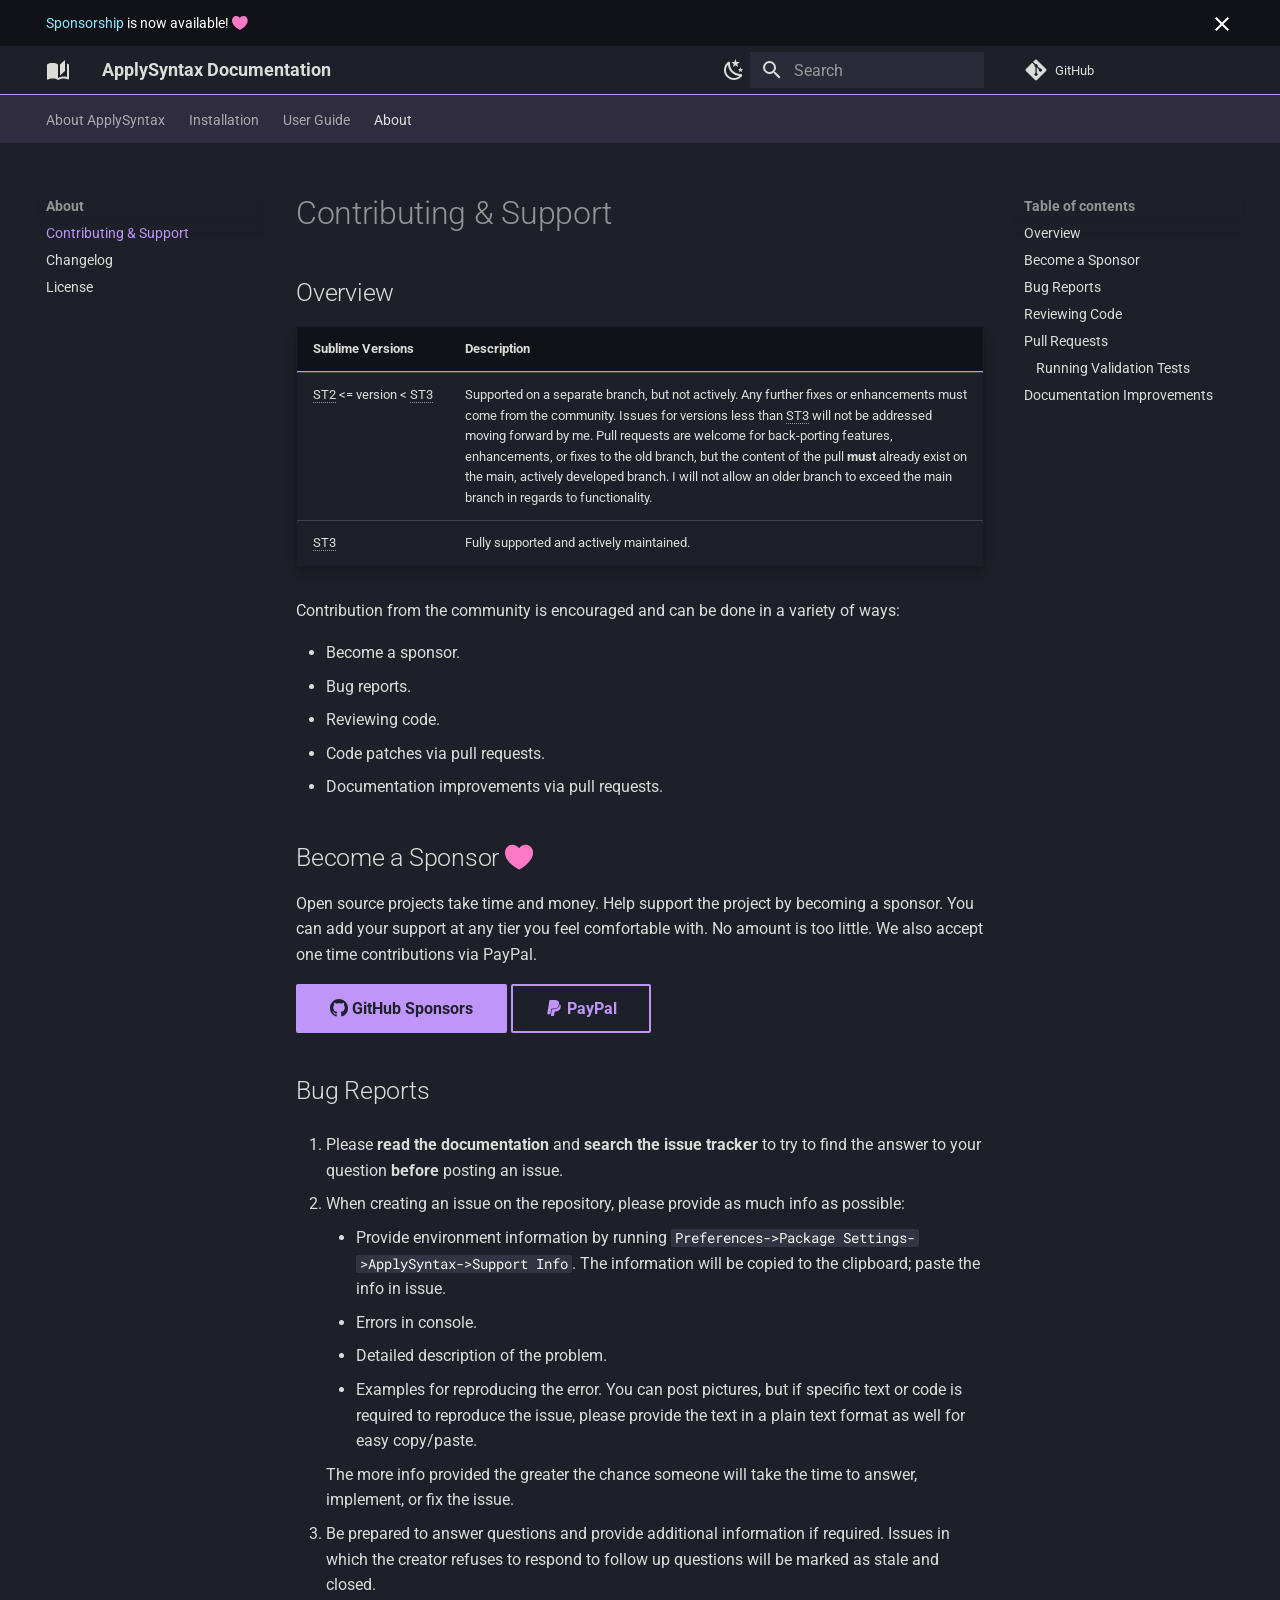
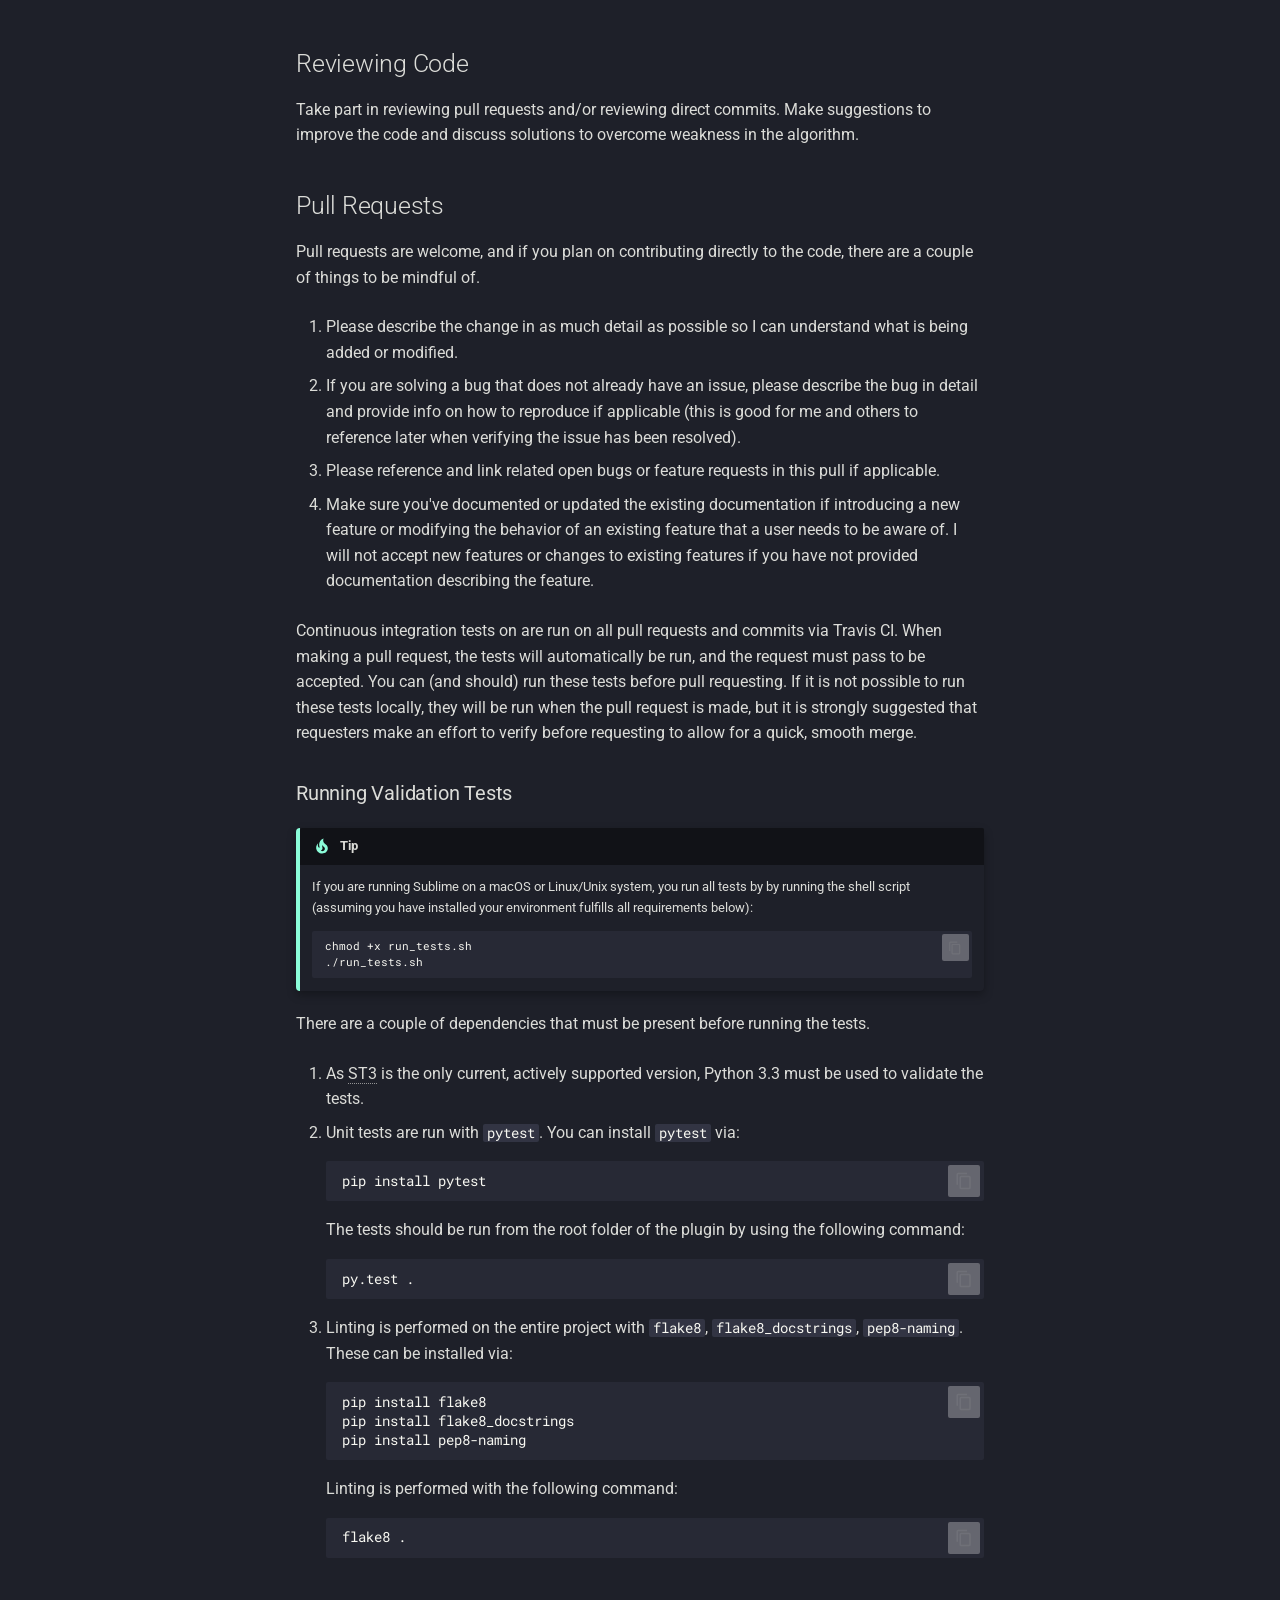
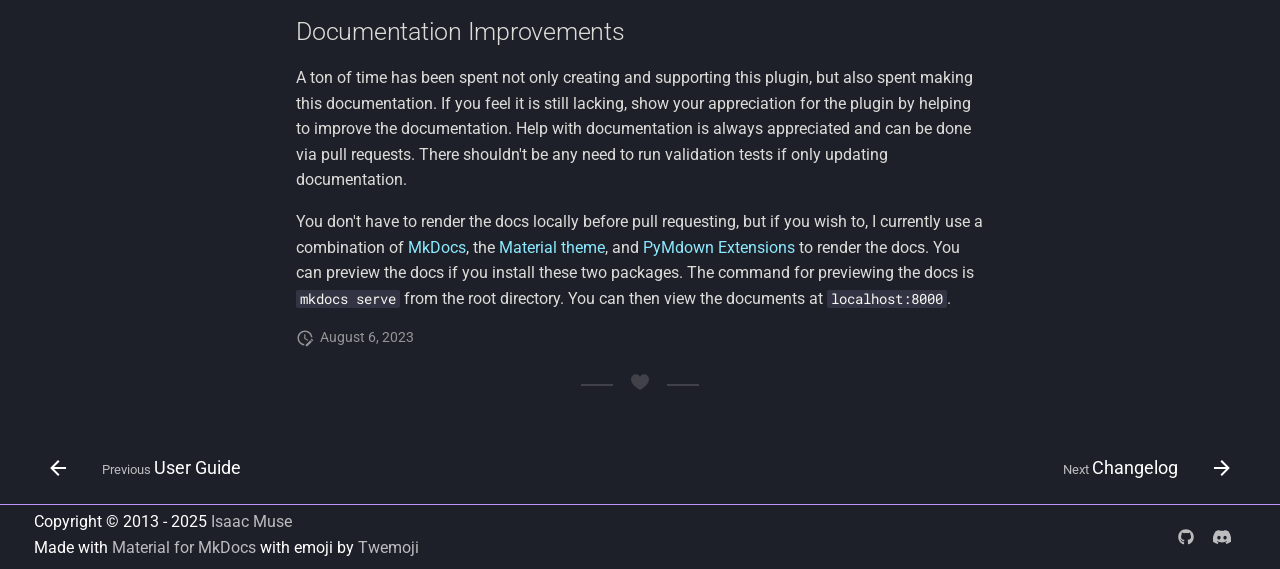
<file: about/contributing/index.html>
<!doctype html><html lang=en class=no-js> <head><meta charset=utf-8><meta name=viewport content="width=device-width,initial-scale=1"><meta name=description content="Syntax detector for Sublime Text."><link href=https://facelessuser.github.io/ApplySyntax/about/contributing/ rel=canonical><link href=../../usage/ rel=prev><link href=../changelog/ rel=next><link rel=icon href=../../assets/images/favicon.png><meta name=generator content="mkdocs-1.6.1, mkdocs-material-9.7.0"><title>Contributing & Support - ApplySyntax Documentation</title><link rel=stylesheet href=../../assets/stylesheets/main.618322db.min.css><link rel=stylesheet href=../../assets/stylesheets/palette.ab4e12ef.min.css><script src=../../assets/pymdownx-extras/material-extra-theme-2ek1P7jT.js type=text/javascript></script><script src=../../assets/pymdownx-extras/material-extra-3rdparty-BUCF4rjN.js type=text/javascript></script><link rel=preconnect href=https://fonts.gstatic.com crossorigin><link rel=stylesheet href="https://fonts.googleapis.com/css?family=Roboto:300,300i,400,400i,700,700i%7CRoboto+Mono:400,400i,700,700i&display=fallback"><style>:root{--md-text-font:"Roboto";--md-code-font:"Roboto Mono"}</style><link rel=stylesheet href=../../assets/pymdownx-extras/extra-c6ab11540a.css><script>__md_scope=new URL("../..",location),__md_hash=e=>[...e].reduce(((e,_)=>(e<<5)-e+_.charCodeAt(0)),0),__md_get=(e,_=localStorage,t=__md_scope)=>JSON.parse(_.getItem(t.pathname+"."+e)),__md_set=(e,_,t=localStorage,a=__md_scope)=>{try{t.setItem(a.pathname+"."+e,JSON.stringify(_))}catch(e){}}</script></head> <body dir=ltr data-md-color-scheme=dracula data-md-color-primary=deep-purple data-md-color-accent=deep-purple> <input class=md-toggle data-md-toggle=drawer type=checkbox id=__drawer autocomplete=off> <input class=md-toggle data-md-toggle=search type=checkbox id=__search autocomplete=off> <label class=md-overlay for=__drawer></label> <div data-md-component=skip> <a href=#contributing--support class=md-skip> Skip to content </a> </div> <div data-md-component=announce> <aside class=md-banner> <div class="md-banner__inner md-grid md-typeset"> <button class="md-banner__button md-icon" aria-label="Don't show this again"> <svg xmlns=http://www.w3.org/2000/svg viewbox="0 0 24 24"><path d="M19 6.41 17.59 5 12 10.59 6.41 5 5 6.41 10.59 12 5 17.59 6.41 19 12 13.41 17.59 19 19 17.59 13.41 12z"/></svg> </button> <a href=#become-a-sponsor>Sponsorship</a> is now available! <span class="twemoji heart-throb"> <svg xmlns=http://www.w3.org/2000/svg width=16 height=16 viewbox="0 0 16 16"><path fill-rule=evenodd d="M7.655 14.916L8 14.25l.345.666a.752.752 0 01-.69 0zm0 0L8 14.25l.345.666.002-.001.006-.003.018-.01a7.643 7.643 0 00.31-.17 22.08 22.08 0 003.433-2.414C13.956 10.731 16 8.35 16 5.5 16 2.836 13.914 1 11.75 1 10.203 1 8.847 1.802 8 3.02 7.153 1.802 5.797 1 4.25 1 2.086 1 0 2.836 0 5.5c0 2.85 2.045 5.231 3.885 6.818a22.075 22.075 0 003.744 2.584l.018.01.006.003h.002z"/></svg> </span> </div> <script>var el=document.querySelector("[data-md-component=announce]");if(el){var content=el.querySelector(".md-typeset");__md_hash(content.innerHTML)===__md_get("__announce")&&(el.hidden=!0)}</script> </aside> </div> <header class=md-header data-md-component=header> <nav class="md-header__inner md-grid" aria-label=header.title> <a href=https://facelessuser.github.io/ApplySyntax/ title="ApplySyntax Documentation" class="md-header__button md-logo" aria-label="ApplySyntax Documentation"> <svg xmlns=http://www.w3.org/2000/svg viewbox="0 0 24 24"><path d="m19 2-5 4.5v11l5-4.5zM6.5 5C4.55 5 2.45 5.4 1 6.5v14.66c0 .25.25.5.5.5.1 0 .15-.07.25-.07 1.35-.65 3.3-1.09 4.75-1.09 1.95 0 4.05.4 5.5 1.5 1.35-.85 3.8-1.5 5.5-1.5 1.65 0 3.35.31 4.75 1.06.1.05.15.03.25.03.25 0 .5-.25.5-.5V6.5c-.6-.45-1.25-.75-2-1V19c-1.1-.35-2.3-.5-3.5-.5-1.7 0-4.15.65-5.5 1.5V6.5C10.55 5.4 8.45 5 6.5 5"/></svg> </a> <label class="md-header__button md-icon" for=__drawer> <svg xmlns=http://www.w3.org/2000/svg viewbox="0 0 24 24"><path d="M3 6h18v2H3zm0 5h18v2H3zm0 5h18v2H3z"/></svg> </label> <div class=md-header__title data-md-component=header-title> <div class=md-header__ellipsis> <div class=md-header__topic> <span class=md-ellipsis> ApplySyntax Documentation </span> </div> <div class=md-header__topic data-md-component=header-topic> <span class=md-ellipsis> Contributing &amp; Support </span> </div> </div> </div> <div class=md-header__options> <div class="md-header-nav__scheme md-header-nav__button md-source__icon md-icon"> <a href=javascript:toggleScheme(); title="Light mode" class=light-mode> <svg xmlns=http://www.w3.org/2000/svg viewbox="0 0 24 24"><path d="M12 7a5 5 0 0 1 5 5 5 5 0 0 1-5 5 5 5 0 0 1-5-5 5 5 0 0 1 5-5m0 2a3 3 0 0 0-3 3 3 3 0 0 0 3 3 3 3 0 0 0 3-3 3 3 0 0 0-3-3m0-7 2.39 3.42C13.65 5.15 12.84 5 12 5s-1.65.15-2.39.42zM3.34 7l4.16-.35A7.2 7.2 0 0 0 5.94 8.5c-.44.74-.69 1.5-.83 2.29zm.02 10 1.76-3.77a7.131 7.131 0 0 0 2.38 4.14zM20.65 7l-1.77 3.79a7.02 7.02 0 0 0-2.38-4.15zm-.01 10-4.14.36c.59-.51 1.12-1.14 1.54-1.86.42-.73.69-1.5.83-2.29zM12 22l-2.41-3.44c.74.27 1.55.44 2.41.44.82 0 1.63-.17 2.37-.44z"/></svg> </a> <a href=javascript:toggleScheme(); title="Dark mode" class=dark-mode> <svg xmlns=http://www.w3.org/2000/svg viewbox="0 0 24 24"><path d="m17.75 4.09-2.53 1.94.91 3.06-2.63-1.81-2.63 1.81.91-3.06-2.53-1.94L12.44 4l1.06-3 1.06 3zm3.5 6.91-1.64 1.25.59 1.98-1.7-1.17-1.7 1.17.59-1.98L15.75 11l2.06-.05L18.5 9l.69 1.95zm-2.28 4.95c.83-.08 1.72 1.1 1.19 1.85-.32.45-.66.87-1.08 1.27C15.17 23 8.84 23 4.94 19.07c-3.91-3.9-3.91-10.24 0-14.14.4-.4.82-.76 1.27-1.08.75-.53 1.93.36 1.85 1.19-.27 2.86.69 5.83 2.89 8.02a9.96 9.96 0 0 0 8.02 2.89m-1.64 2.02a12.08 12.08 0 0 1-7.8-3.47c-2.17-2.19-3.33-5-3.49-7.82-2.81 3.14-2.7 7.96.31 10.98 3.02 3.01 7.84 3.12 10.98.31"/></svg> </a> <a href=javascript:toggleScheme(); title="System preference" class=system-mode> <svg xmlns=http://www.w3.org/2000/svg viewbox="0 0 24 24"><path d="M7.5 2c-1.79 1.15-3 3.18-3 5.5s1.21 4.35 3.03 5.5C4.46 13 2 10.54 2 7.5A5.5 5.5 0 0 1 7.5 2m11.57 1.5 1.43 1.43L4.93 20.5 3.5 19.07zm-6.18 2.43L11.41 5 9.97 6l.42-1.7L9 3.24l1.75-.12.58-1.65L12 3.1l1.73.03-1.35 1.13zm-3.3 3.61-1.16-.73-1.12.78.34-1.32-1.09-.83 1.36-.09.45-1.29.51 1.27 1.36.03-1.05.87zM19 13.5a5.5 5.5 0 0 1-5.5 5.5c-1.22 0-2.35-.4-3.26-1.07l7.69-7.69c.67.91 1.07 2.04 1.07 3.26m-4.4 6.58 2.77-1.15-.24 3.35zm4.33-2.7 1.15-2.77 2.2 2.54zm1.15-4.96-1.14-2.78 3.34.24zM9.63 18.93l2.77 1.15-2.53 2.19z"/></svg> </a> <a href=javascript:toggleScheme(); title="Unknown scheme" class=unknown-mode> <svg xmlns=http://www.w3.org/2000/svg viewbox="0 0 24 24"><path d="m15.07 11.25-.9.92C13.45 12.89 13 13.5 13 15h-2v-.5c0-1.11.45-2.11 1.17-2.83l1.24-1.26c.37-.36.59-.86.59-1.41a2 2 0 0 0-2-2 2 2 0 0 0-2 2H8a4 4 0 0 1 4-4 4 4 0 0 1 4 4 3.2 3.2 0 0 1-.93 2.25M13 19h-2v-2h2M12 2A10 10 0 0 0 2 12a10 10 0 0 0 10 10 10 10 0 0 0 10-10c0-5.53-4.5-10-10-10"/></svg> </a> </div> </div> <label class="md-header__button md-icon" for=__search> <svg xmlns=http://www.w3.org/2000/svg viewbox="0 0 24 24"><path d="M9.5 3A6.5 6.5 0 0 1 16 9.5c0 1.61-.59 3.09-1.56 4.23l.27.27h.79l5 5-1.5 1.5-5-5v-.79l-.27-.27A6.52 6.52 0 0 1 9.5 16 6.5 6.5 0 0 1 3 9.5 6.5 6.5 0 0 1 9.5 3m0 2C7 5 5 7 5 9.5S7 14 9.5 14 14 12 14 9.5 12 5 9.5 5"/></svg> </label> <div class=md-search data-md-component=search role=dialog> <label class=md-search__overlay for=__search></label> <div class=md-search__inner role=search> <form class=md-search__form name=search> <input type=text class=md-search__input name=query aria-label=Search placeholder=Search autocapitalize=off autocorrect=off autocomplete=off spellcheck=false data-md-component=search-query required> <label class="md-search__icon md-icon" for=__search> <svg xmlns=http://www.w3.org/2000/svg viewbox="0 0 24 24"><path d="M9.5 3A6.5 6.5 0 0 1 16 9.5c0 1.61-.59 3.09-1.56 4.23l.27.27h.79l5 5-1.5 1.5-5-5v-.79l-.27-.27A6.52 6.52 0 0 1 9.5 16 6.5 6.5 0 0 1 3 9.5 6.5 6.5 0 0 1 9.5 3m0 2C7 5 5 7 5 9.5S7 14 9.5 14 14 12 14 9.5 12 5 9.5 5"/></svg> <svg xmlns=http://www.w3.org/2000/svg viewbox="0 0 24 24"><path d="M20 11v2H8l5.5 5.5-1.42 1.42L4.16 12l7.92-7.92L13.5 5.5 8 11z"/></svg> </label> <nav class=md-search__options aria-label=Search> <a href=javascript:void(0) class="md-search__icon md-icon" title=Share aria-label=Share data-clipboard data-clipboard-text data-md-component=search-share tabindex=-1> <svg xmlns=http://www.w3.org/2000/svg viewbox="0 0 24 24"><path d="M18 16.08c-.76 0-1.44.3-1.96.77L8.91 12.7c.05-.23.09-.46.09-.7s-.04-.47-.09-.7l7.05-4.11c.54.5 1.25.81 2.04.81a3 3 0 0 0 3-3 3 3 0 0 0-3-3 3 3 0 0 0-3 3c0 .24.04.47.09.7L8.04 9.81C7.5 9.31 6.79 9 6 9a3 3 0 0 0-3 3 3 3 0 0 0 3 3c.79 0 1.5-.31 2.04-.81l7.12 4.15c-.05.21-.08.43-.08.66 0 1.61 1.31 2.91 2.92 2.91s2.92-1.3 2.92-2.91A2.92 2.92 0 0 0 18 16.08"/></svg> </a> <button type=reset class="md-search__icon md-icon" title=Clear aria-label=Clear tabindex=-1> <svg xmlns=http://www.w3.org/2000/svg viewbox="0 0 24 24"><path d="M19 6.41 17.59 5 12 10.59 6.41 5 5 6.41 10.59 12 5 17.59 6.41 19 12 13.41 17.59 19 19 17.59 13.41 12z"/></svg> </button> </nav> <div class=md-search__suggest data-md-component=search-suggest></div> </form> <div class=md-search__output> <div class=md-search__scrollwrap tabindex=0 data-md-scrollfix> <div class=md-search-result data-md-component=search-result> <div class=md-search-result__meta> Initializing search </div> <ol class=md-search-result__list role=presentation></ol> </div> </div> </div> </div> </div> <div class=md-header__source> <a href=https://github.com/facelessuser/ApplySyntax title="Go to repository" class=md-source data-md-component=source> <div class="md-source__icon md-icon"> <svg xmlns=http://www.w3.org/2000/svg viewbox="0 0 448 512"><!-- Font Awesome Free 7.1.0 by @fontawesome - https://fontawesome.com License - https://fontawesome.com/license/free (Icons: CC BY 4.0, Fonts: SIL OFL 1.1, Code: MIT License) Copyright 2025 Fonticons, Inc.--><path d="M439.6 236.1 244 40.5c-5.4-5.5-12.8-8.5-20.4-8.5s-15 3-20.4 8.4L162.5 81l51.5 51.5c27.1-9.1 52.7 16.8 43.4 43.7l49.7 49.7c34.2-11.8 61.2 31 35.5 56.7-26.5 26.5-70.2-2.9-56-37.3L240.3 199v121.9c25.3 12.5 22.3 41.8 9.1 55-6.4 6.4-15.2 10.1-24.3 10.1s-17.8-3.6-24.3-10.1c-17.6-17.6-11.1-46.9 11.2-56v-123c-20.8-8.5-24.6-30.7-18.6-45L142.6 101 8.5 235.1C3 240.6 0 247.9 0 255.5s3 15 8.5 20.4l195.6 195.7c5.4 5.4 12.7 8.4 20.4 8.4s15-3 20.4-8.4l194.7-194.7c5.4-5.4 8.4-12.8 8.4-20.4s-3-15-8.4-20.4"/></svg> </div> <div class=md-source__repository> GitHub </div> </a> </div> </nav> </header> <div class=md-container data-md-component=container> <nav class=md-tabs aria-label=Tabs data-md-component=tabs> <div class=md-grid> <ul class=md-tabs__list> <li class=md-tabs__item> <a href=../.. class=md-tabs__link> About ApplySyntax </a> </li> <li class=md-tabs__item> <a href=../../installation/ class=md-tabs__link> Installation </a> </li> <li class=md-tabs__item> <a href=../../usage/ class=md-tabs__link> User Guide </a> </li> <li class="md-tabs__item md-tabs__item--active"> <a href=./ class=md-tabs__link> About </a> </li> </ul> </div> </nav> <main class=md-main data-md-component=main> <div class="md-main__inner md-grid"> <div class="md-sidebar md-sidebar--primary" data-md-component=sidebar data-md-type=navigation> <div class=md-sidebar__scrollwrap> <div class=md-sidebar__inner> <nav class="md-nav md-nav--primary md-nav--lifted" aria-label=Navigation data-md-level=0> <label class=md-nav__title for=__drawer> <a href=../.. title="ApplySyntax Documentation" class="md-nav__button md-logo" aria-label="ApplySyntax Documentation" data-md-component=logo> <svg xmlns=http://www.w3.org/2000/svg viewbox="0 0 24 24"><path d="m19 2-5 4.5v11l5-4.5zM6.5 5C4.55 5 2.45 5.4 1 6.5v14.66c0 .25.25.5.5.5.1 0 .15-.07.25-.07 1.35-.65 3.3-1.09 4.75-1.09 1.95 0 4.05.4 5.5 1.5 1.35-.85 3.8-1.5 5.5-1.5 1.65 0 3.35.31 4.75 1.06.1.05.15.03.25.03.25 0 .5-.25.5-.5V6.5c-.6-.45-1.25-.75-2-1V19c-1.1-.35-2.3-.5-3.5-.5-1.7 0-4.15.65-5.5 1.5V6.5C10.55 5.4 8.45 5 6.5 5"/></svg> </a> ApplySyntax Documentation </label> <div class=md-nav__source> <a href=https://github.com/facelessuser/ApplySyntax title="Go to repository" class=md-source data-md-component=source> <div class="md-source__icon md-icon"> <svg xmlns=http://www.w3.org/2000/svg viewbox="0 0 448 512"><!-- Font Awesome Free 7.1.0 by @fontawesome - https://fontawesome.com License - https://fontawesome.com/license/free (Icons: CC BY 4.0, Fonts: SIL OFL 1.1, Code: MIT License) Copyright 2025 Fonticons, Inc.--><path d="M439.6 236.1 244 40.5c-5.4-5.5-12.8-8.5-20.4-8.5s-15 3-20.4 8.4L162.5 81l51.5 51.5c27.1-9.1 52.7 16.8 43.4 43.7l49.7 49.7c34.2-11.8 61.2 31 35.5 56.7-26.5 26.5-70.2-2.9-56-37.3L240.3 199v121.9c25.3 12.5 22.3 41.8 9.1 55-6.4 6.4-15.2 10.1-24.3 10.1s-17.8-3.6-24.3-10.1c-17.6-17.6-11.1-46.9 11.2-56v-123c-20.8-8.5-24.6-30.7-18.6-45L142.6 101 8.5 235.1C3 240.6 0 247.9 0 255.5s3 15 8.5 20.4l195.6 195.7c5.4 5.4 12.7 8.4 20.4 8.4s15-3 20.4-8.4l194.7-194.7c5.4-5.4 8.4-12.8 8.4-20.4s-3-15-8.4-20.4"/></svg> </div> <div class=md-source__repository> GitHub </div> </a> </div> <ul class=md-nav__list data-md-scrollfix> <li class=md-nav__item> <a href=../.. class=md-nav__link> <span class=md-ellipsis> About ApplySyntax </span> </a> </li> <li class=md-nav__item> <a href=../../installation/ class=md-nav__link> <span class=md-ellipsis> Installation </span> </a> </li> <li class=md-nav__item> <a href=../../usage/ class=md-nav__link> <span class=md-ellipsis> User Guide </span> </a> </li> <li class="md-nav__item md-nav__item--active md-nav__item--section md-nav__item--nested"> <input class="md-nav__toggle md-toggle " type=checkbox id=__nav_4 checked> <label class=md-nav__link for=__nav_4 id=__nav_4_label tabindex> <span class=md-ellipsis> About </span> <span class="md-nav__icon md-icon"></span> </label> <nav class=md-nav data-md-level=1 aria-labelledby=__nav_4_label aria-expanded=true> <label class=md-nav__title for=__nav_4> <span class="md-nav__icon md-icon"></span> About </label> <ul class=md-nav__list data-md-scrollfix> <li class="md-nav__item md-nav__item--active"> <input class="md-nav__toggle md-toggle" type=checkbox id=__toc> <label class="md-nav__link md-nav__link--active" for=__toc> <span class=md-ellipsis> Contributing &amp; Support </span> <span class="md-nav__icon md-icon"></span> </label> <a href=./ class="md-nav__link md-nav__link--active"> <span class=md-ellipsis> Contributing &amp; Support </span> </a> <nav class="md-nav md-nav--secondary" aria-label="Table of contents"> <label class=md-nav__title for=__toc> <span class="md-nav__icon md-icon"></span> Table of contents </label> <ul class=md-nav__list data-md-component=toc data-md-scrollfix> <li class=md-nav__item> <a href=#overview class=md-nav__link> <span class=md-ellipsis> Overview </span> </a> </li> <li class=md-nav__item> <a href=#become-a-sponsor class=md-nav__link> <span class=md-ellipsis> Become a Sponsor </span> </a> </li> <li class=md-nav__item> <a href=#bug-reports class=md-nav__link> <span class=md-ellipsis> Bug Reports </span> </a> </li> <li class=md-nav__item> <a href=#reviewing-code class=md-nav__link> <span class=md-ellipsis> Reviewing Code </span> </a> </li> <li class=md-nav__item> <a href=#pull-requests class=md-nav__link> <span class=md-ellipsis> Pull Requests </span> </a> <nav class=md-nav aria-label="Pull Requests"> <ul class=md-nav__list> <li class=md-nav__item> <a href=#running-validation-tests class=md-nav__link> <span class=md-ellipsis> Running Validation Tests </span> </a> </li> </ul> </nav> </li> <li class=md-nav__item> <a href=#documentation-improvements class=md-nav__link> <span class=md-ellipsis> Documentation Improvements </span> </a> </li> </ul> </nav> </li> <li class=md-nav__item> <a href=../changelog/ class=md-nav__link> <span class=md-ellipsis> Changelog </span> </a> </li> <li class=md-nav__item> <a href=../license/ class=md-nav__link> <span class=md-ellipsis> License </span> </a> </li> </ul> </nav> </li> </ul> </nav> </div> </div> </div> <div class="md-sidebar md-sidebar--secondary" data-md-component=sidebar data-md-type=toc> <div class=md-sidebar__scrollwrap> <div class=md-sidebar__inner> <nav class="md-nav md-nav--secondary" aria-label="Table of contents"> <label class=md-nav__title for=__toc> <span class="md-nav__icon md-icon"></span> Table of contents </label> <ul class=md-nav__list data-md-component=toc data-md-scrollfix> <li class=md-nav__item> <a href=#overview class=md-nav__link> <span class=md-ellipsis> Overview </span> </a> </li> <li class=md-nav__item> <a href=#become-a-sponsor class=md-nav__link> <span class=md-ellipsis> Become a Sponsor </span> </a> </li> <li class=md-nav__item> <a href=#bug-reports class=md-nav__link> <span class=md-ellipsis> Bug Reports </span> </a> </li> <li class=md-nav__item> <a href=#reviewing-code class=md-nav__link> <span class=md-ellipsis> Reviewing Code </span> </a> </li> <li class=md-nav__item> <a href=#pull-requests class=md-nav__link> <span class=md-ellipsis> Pull Requests </span> </a> <nav class=md-nav aria-label="Pull Requests"> <ul class=md-nav__list> <li class=md-nav__item> <a href=#running-validation-tests class=md-nav__link> <span class=md-ellipsis> Running Validation Tests </span> </a> </li> </ul> </nav> </li> <li class=md-nav__item> <a href=#documentation-improvements class=md-nav__link> <span class=md-ellipsis> Documentation Improvements </span> </a> </li> </ul> </nav> </div> </div> </div> <div class=md-content data-md-component=content> <article class="md-content__inner md-typeset"> <h1 id=contributing--support>Contributing &amp; Support<a class=headerlink href=#contributing--support title="Permanent link"></a></h1> <h2 id=overview>Overview<a class=headerlink href=#overview title="Permanent link"></a></h2> <table> <thead> <tr> <th>Sublime Versions</th> <th>Description</th> </tr> </thead> <tbody> <tr> <td><abbr title="Sublime Text 2">ST2</abbr>&nbsp;&lt;=&nbsp;version&nbsp;&lt;&nbsp;<abbr title="Sublime Text 3">ST3</abbr></td> <td>Supported on a separate branch, but not actively. Any further fixes or enhancements must come from the community. Issues for versions less than <abbr title="Sublime Text 3">ST3</abbr> will not be addressed moving forward by me. Pull requests are welcome for back-porting features, enhancements, or fixes to the old branch, but the content of the pull <strong>must</strong> already exist on the main, actively developed branch. I will not allow an older branch to exceed the main branch in regards to functionality.</td> </tr> <tr> <td><abbr title="Sublime Text 3">ST3</abbr></td> <td>Fully supported and actively maintained.</td> </tr> </tbody> </table> <p>Contribution from the community is encouraged and can be done in a variety of ways:</p> <ul> <li>Become a sponsor.</li> <li>Bug reports.</li> <li>Reviewing code.</li> <li>Code patches via pull requests.</li> <li>Documentation improvements via pull requests.</li> </ul> <h2 id=become-a-sponsor>Become a Sponsor <span class="twemoji heart-throb"><svg xmlns=http://www.w3.org/2000/svg viewbox="0 0 16 16"><path d="M7.655 14.916zh-.002l-.006-.003-.018-.01a22 22 0 0 1-3.744-2.584C2.045 10.731 0 8.35 0 5.5 0 2.836 2.086 1 4.25 1 5.797 1 7.153 1.802 8 3.02 8.847 1.802 10.203 1 11.75 1 13.914 1 16 2.836 16 5.5c0 2.85-2.044 5.231-3.886 6.818a22 22 0 0 1-3.433 2.414 7 7 0 0 1-.31.17l-.018.01-.008.004a.75.75 0 0 1-.69 0"/></svg></span><a class=headerlink href=#become-a-sponsor title="Permanent link"></a></h2> <p>Open source projects take time and money. Help support the project by becoming a sponsor. You can add your support at any tier you feel comfortable with. No amount is too little. We also accept one time contributions via PayPal.</p> <p><a class="md-button md-button--primary" href=https://github.com/sponsors/facelessuser><span class=twemoji><svg xmlns=http://www.w3.org/2000/svg viewbox="0 0 16 16"><path d="M8 0c4.42 0 8 3.58 8 8a8.01 8.01 0 0 1-5.45 7.59c-.4.08-.55-.17-.55-.38 0-.27.01-1.13.01-2.2 0-.75-.25-1.23-.54-1.48 1.78-.2 3.65-.88 3.65-3.95 0-.88-.31-1.59-.82-2.15.08-.2.36-1.02-.08-2.12 0 0-.67-.22-2.2.82-.64-.18-1.32-.27-2-.27s-1.36.09-2 .27c-1.53-1.03-2.2-.82-2.2-.82-.44 1.1-.16 1.92-.08 2.12-.51.56-.82 1.28-.82 2.15 0 3.06 1.86 3.75 3.64 3.95-.23.2-.44.55-.51 1.07-.46.21-1.61.55-2.33-.66-.15-.24-.6-.83-1.23-.82-.67.01-.27.38.01.53.34.19.73.9.82 1.13.16.45.68 1.31 2.69.94 0 .67.01 1.3.01 1.49 0 .21-.15.45-.55.38A7.995 7.995 0 0 1 0 8c0-4.42 3.58-8 8-8"/></svg></span> GitHub Sponsors</a> <a class=md-button href=https://www.paypal.me/facelessuser><span class=twemoji><svg xmlns=http://www.w3.org/2000/svg viewbox="0 0 384 512"><path d="M111.9 295.9c-3.5 19.2-17.4 108.7-21.5 134-.3 1.8-1 2.5-3 2.5H12.8c-7.6 0-13.1-6.6-12.1-13.9L59.3 46.6c1.5-9.6 10.1-16.9 20-16.9 152.3 0 165.1-3.7 204 11.4 60.1 23.3 65.6 79.5 44 140.3-21.5 62.6-72.5 89.5-140.1 90.3-43.4.7-69.5-7-75.3 24.2M357.6 152c-1.8-1.3-2.5-1.8-3 1.3-2 11.4-5.1 22.5-8.8 33.6-39.9 113.8-150.5 103.9-204.5 103.9-6.1 0-10.1 3.3-10.9 9.4-22.6 140.4-27.1 169.7-27.1 169.7-1 7.1 3.5 12.9 10.6 12.9h63.5c8.6 0 15.7-6.3 17.4-14.9.7-5.4-1.1 6.1 14.4-91.3 4.6-22 14.3-19.7 29.3-19.7 71 0 126.4-28.8 142.9-112.3 6.5-34.8 4.6-71.4-23.8-92.6"/></svg></span> PayPal</a></p> <h2 id=bug-reports>Bug Reports<a class=headerlink href=#bug-reports title="Permanent link"></a></h2> <ol style="list-style-type: decimal;" type=1> <li> <p>Please <strong>read the documentation</strong> and <strong>search the issue tracker</strong> to try to find the answer to your question <strong>before</strong> posting an issue.</p> </li> <li> <p>When creating an issue on the repository, please provide as much info as possible:</p> <ul> <li>Provide environment information by running <code>Preferences-&gt;Package Settings-&gt;ApplySyntax-&gt;Support Info</code>. The information will be copied to the clipboard; paste the info in issue.</li> <li>Errors in console.</li> <li>Detailed description of the problem.</li> <li>Examples for reproducing the error. You can post pictures, but if specific text or code is required to reproduce the issue, please provide the text in a plain text format as well for easy copy/paste.</li> </ul> <p>The more info provided the greater the chance someone will take the time to answer, implement, or fix the issue.</p> </li> <li> <p>Be prepared to answer questions and provide additional information if required. Issues in which the creator refuses to respond to follow up questions will be marked as stale and closed.</p> </li> </ol> <h2 id=reviewing-code>Reviewing Code<a class=headerlink href=#reviewing-code title="Permanent link"></a></h2> <p>Take part in reviewing pull requests and/or reviewing direct commits. Make suggestions to improve the code and discuss solutions to overcome weakness in the algorithm.</p> <h2 id=pull-requests>Pull Requests<a class=headerlink href=#pull-requests title="Permanent link"></a></h2> <p>Pull requests are welcome, and if you plan on contributing directly to the code, there are a couple of things to be mindful of.</p> <ol style="list-style-type: decimal;" type=1> <li> <p>Please describe the change in as much detail as possible so I can understand what is being added or modified.</p> </li> <li> <p>If you are solving a bug that does not already have an issue, please describe the bug in detail and provide info on how to reproduce if applicable (this is good for me and others to reference later when verifying the issue has been resolved).</p> </li> <li> <p>Please reference and link related open bugs or feature requests in this pull if applicable.</p> </li> <li> <p>Make sure you've documented or updated the existing documentation if introducing a new feature or modifying the behavior of an existing feature that a user needs to be aware of. I will not accept new features or changes to existing features if you have not provided documentation describing the feature.</p> </li> </ol> <p>Continuous integration tests on are run on all pull requests and commits via Travis CI. When making a pull request, the tests will automatically be run, and the request must pass to be accepted. You can (and should) run these tests before pull requesting. If it is not possible to run these tests locally, they will be run when the pull request is made, but it is strongly suggested that requesters make an effort to verify before requesting to allow for a quick, smooth merge.</p> <h3 id=running-validation-tests>Running Validation Tests<a class=headerlink href=#running-validation-tests title="Permanent link"></a></h3> <div class="admonition tip"> <p class=admonition-title>Tip</p> <p>If you are running Sublime on a macOS or Linux/Unix system, you run all tests by by running the shell script (assuming you have installed your environment fulfills all requirements below):</p> <div class=highlight><pre><span></span><code>chmod +x run_tests.sh
./run_tests.sh
</code></pre></div> </div> <p>There are a couple of dependencies that must be present before running the tests.</p> <ol style="list-style-type: decimal;" type=1> <li> <p>As <abbr title="Sublime Text 3">ST3</abbr> is the only current, actively supported version, Python 3.3 must be used to validate the tests.</p> </li> <li> <p>Unit tests are run with <code>pytest</code>. You can install <code>pytest</code> via:</p> <div class=highlight><pre><span></span><code>pip install pytest
</code></pre></div> <p>The tests should be run from the root folder of the plugin by using the following command:</p> <div class=highlight><pre><span></span><code>py.test .
</code></pre></div> </li> <li> <p>Linting is performed on the entire project with <code>flake8</code>, <code>flake8_docstrings</code>, <code>pep8-naming</code>. These can be installed via:</p> <div class=highlight><pre><span></span><code>pip install flake8
pip install flake8_docstrings
pip install pep8-naming
</code></pre></div> <p>Linting is performed with the following command:</p> <div class=highlight><pre><span></span><code>flake8 .
</code></pre></div> </li> </ol> <h2 id=documentation-improvements>Documentation Improvements<a class=headerlink href=#documentation-improvements title="Permanent link"></a></h2> <p>A ton of time has been spent not only creating and supporting this plugin, but also spent making this documentation. If you feel it is still lacking, show your appreciation for the plugin by helping to improve the documentation. Help with documentation is always appreciated and can be done via pull requests. There shouldn't be any need to run validation tests if only updating documentation.</p> <p>You don't have to render the docs locally before pull requesting, but if you wish to, I currently use a combination of <a href=http://www.mkdocs.org>MkDocs</a>, the <a href=https://github.com/squidfunk/mkdocs-material>Material theme</a>, and <a href=https://github.com/facelessuser/pymdown-extensions>PyMdown Extensions</a> to render the docs. You can preview the docs if you install these two packages. The command for previewing the docs is <code>mkdocs serve</code> from the root directory. You can then view the documents at <code>localhost:8000</code>.</p> <aside class=md-source-file> <span class=md-source-file__fact> <span class=md-icon title="Last update"> <svg xmlns=http://www.w3.org/2000/svg viewbox="0 0 24 24"><path d="M21 13.1c-.1 0-.3.1-.4.2l-1 1 2.1 2.1 1-1c.2-.2.2-.6 0-.8l-1.3-1.3c-.1-.1-.2-.2-.4-.2m-1.9 1.8-6.1 6V23h2.1l6.1-6.1zM12.5 7v5.2l4 2.4-1 1L11 13V7zM11 21.9c-5.1-.5-9-4.8-9-9.9C2 6.5 6.5 2 12 2c5.3 0 9.6 4.1 10 9.3-.3-.1-.6-.2-1-.2s-.7.1-1 .2C19.6 7.2 16.2 4 12 4c-4.4 0-8 3.6-8 8 0 4.1 3.1 7.5 7.1 7.9l-.1.2z"/></svg> </span> <span class="git-revision-date-localized-plugin git-revision-date-localized-plugin-date" title="August 6, 2023 17:54:26 UTC">August 6, 2023</span> </span> </aside> <footer class=sponsorship> <hr> <a href=https://github.com/sponsors/facelessuser title="Become a sponsor"> <span class="twemoji heart-throb-hover"> <svg xmlns=http://www.w3.org/2000/svg viewbox="0 0 16 16"><path d="M7.655 14.916zh-.002l-.006-.003-.018-.01a22 22 0 0 1-3.744-2.584C2.045 10.731 0 8.35 0 5.5 0 2.836 2.086 1 4.25 1 5.797 1 7.153 1.802 8 3.02 8.847 1.802 10.203 1 11.75 1 13.914 1 16 2.836 16 5.5c0 2.85-2.044 5.231-3.886 6.818a22 22 0 0 1-3.433 2.414 7 7 0 0 1-.31.17l-.018.01-.008.004a.75.75 0 0 1-.69 0"/></svg> </span> </a> <hr> </footer> </article> </div> <script>var target=document.getElementById(location.hash.slice(1));target&&target.name&&(target.checked=target.name.startsWith("__tabbed_"))</script> </div> <button type=button class="md-top md-icon" data-md-component=top hidden> <svg xmlns=http://www.w3.org/2000/svg viewbox="0 0 24 24"><path d="M13 20h-2V8l-5.5 5.5-1.42-1.42L12 4.16l7.92 7.92-1.42 1.42L13 8z"/></svg> Back to top </button> </main> <footer class=md-footer> <nav class="md-footer__inner md-grid" aria-label=footer.title> <a href=../../usage/ class="md-footer__link md-footer__link--prev" rel=prev> <div class="md-footer__button md-icon"> <svg xmlns=http://www.w3.org/2000/svg viewbox="0 0 24 24"><path d="M20 11v2H8l5.5 5.5-1.42 1.42L4.16 12l7.92-7.92L13.5 5.5 8 11z"/></svg> </div> <div class=md-footer__title> <div class=md-ellipsis> <span class=md-footer__direction> Previous </span> User Guide </div> </div> </a> <a href=../changelog/ class="md-footer__link md-footer__link--next" rel=next> <div class=md-footer__title> <div class=md-ellipsis> <span class=md-footer__direction> Next </span> Changelog </div> </div> <div class="md-footer__button md-icon"> <svg xmlns=http://www.w3.org/2000/svg viewbox="0 0 24 24"><path d="M4 11v2h12l-5.5 5.5 1.42 1.42L19.84 12l-7.92-7.92L10.5 5.5 16 11z"/></svg> </div> </a> </nav> <div class="md-footer-meta md-typeset"> <div class="md-footer-meta__inner md-grid"> <div class=md-footer-copyright> <div class=md-footer-copyright__highlight> Copyright &copy; 2013 - 2025 <a href=https://github.com/facelessuser target=_blank rel=noopener>Isaac Muse</a> </div> Made with <a href=https://squidfunk.github.io/mkdocs-material/ target=_blank rel=noopener> Material for MkDocs </a> with emoji by <a href=https://github.com/twitter/twemoji target=_blank rel=noopener> Twemoji </a> </div> <div class=md-social> <a href=https://github.com/facelessuser target=_blank rel=noopener title=github.com class=md-social__link> <svg xmlns=http://www.w3.org/2000/svg viewbox="0 0 512 512"><!-- Font Awesome Free 7.1.0 by @fontawesome - https://fontawesome.com License - https://fontawesome.com/license/free (Icons: CC BY 4.0, Fonts: SIL OFL 1.1, Code: MIT License) Copyright 2025 Fonticons, Inc.--><path d="M173.9 397.4c0 2-2.3 3.6-5.2 3.6-3.3.3-5.6-1.3-5.6-3.6 0-2 2.3-3.6 5.2-3.6 3-.3 5.6 1.3 5.6 3.6m-31.1-4.5c-.7 2 1.3 4.3 4.3 4.9 2.6 1 5.6 0 6.2-2s-1.3-4.3-4.3-5.2c-2.6-.7-5.5.3-6.2 2.3m44.2-1.7c-2.9.7-4.9 2.6-4.6 4.9.3 2 2.9 3.3 5.9 2.6 2.9-.7 4.9-2.6 4.6-4.6-.3-1.9-3-3.2-5.9-2.9M252.8 8C114.1 8 8 113.3 8 252c0 110.9 69.8 205.8 169.5 239.2 12.8 2.3 17.3-5.6 17.3-12.1 0-6.2-.3-40.4-.3-61.4 0 0-70 15-84.7-29.8 0 0-11.4-29.1-27.8-36.6 0 0-22.9-15.7 1.6-15.4 0 0 24.9 2 38.6 25.8 21.9 38.6 58.6 27.5 72.9 20.9 2.3-16 8.8-27.1 16-33.7-55.9-6.2-112.3-14.3-112.3-110.5 0-27.5 7.6-41.3 23.6-58.9-2.6-6.5-11.1-33.3 2.6-67.9 20.9-6.5 69 27 69 27 20-5.6 41.5-8.5 62.8-8.5s42.8 2.9 62.8 8.5c0 0 48.1-33.6 69-27 13.7 34.7 5.2 61.4 2.6 67.9 16 17.7 25.8 31.5 25.8 58.9 0 96.5-58.9 104.2-114.8 110.5 9.2 7.9 17 22.9 17 46.4 0 33.7-.3 75.4-.3 83.6 0 6.5 4.6 14.4 17.3 12.1C436.2 457.8 504 362.9 504 252 504 113.3 391.5 8 252.8 8M105.2 352.9c-1.3 1-1 3.3.7 5.2 1.6 1.6 3.9 2.3 5.2 1 1.3-1 1-3.3-.7-5.2-1.6-1.6-3.9-2.3-5.2-1m-10.8-8.1c-.7 1.3.3 2.9 2.3 3.9 1.6 1 3.6.7 4.3-.7.7-1.3-.3-2.9-2.3-3.9-2-.6-3.6-.3-4.3.7m32.4 35.6c-1.6 1.3-1 4.3 1.3 6.2 2.3 2.3 5.2 2.6 6.5 1 1.3-1.3.7-4.3-1.3-6.2-2.2-2.3-5.2-2.6-6.5-1m-11.4-14.7c-1.6 1-1.6 3.6 0 5.9s4.3 3.3 5.6 2.3c1.6-1.3 1.6-3.9 0-6.2-1.4-2.3-4-3.3-5.6-2"/></svg> </a> <a href=https://discord.gg/TWs8Tgr target=_blank rel=noopener title=discord.gg class=md-social__link> <svg xmlns=http://www.w3.org/2000/svg viewbox="0 0 576 512"><!-- Font Awesome Free 7.1.0 by @fontawesome - https://fontawesome.com License - https://fontawesome.com/license/free (Icons: CC BY 4.0, Fonts: SIL OFL 1.1, Code: MIT License) Copyright 2025 Fonticons, Inc.--><path d="M492.5 69.8c-.2-.3-.4-.6-.8-.7-38.1-17.5-78.4-30-119.7-37.1-.4-.1-.8 0-1.1.1s-.6.4-.8.8c-5.5 9.9-10.5 20.2-14.9 30.6-44.6-6.8-89.9-6.8-134.4 0-4.5-10.5-9.5-20.7-15.1-30.6-.2-.3-.5-.6-.8-.8s-.7-.2-1.1-.2C162.5 39 122.2 51.5 84.1 69c-.3.1-.6.4-.8.7C7.1 183.5-13.8 294.6-3.6 404.2c0 .3.1.5.2.8s.3.4.5.6c44.4 32.9 94 58 146.8 74.2.4.1.8.1 1.1 0s.7-.4.9-.7c11.3-15.4 21.4-31.8 30-48.8.1-.2.2-.5.2-.8s0-.5-.1-.8-.2-.5-.4-.6-.4-.3-.7-.4c-15.8-6.1-31.2-13.4-45.9-21.9-.3-.2-.5-.4-.7-.6s-.3-.6-.3-.9 0-.6.2-.9.3-.5.6-.7c3.1-2.3 6.2-4.7 9.1-7.1.3-.2.6-.4.9-.4s.7 0 1 .1c96.2 43.9 200.4 43.9 295.5 0 .3-.1.7-.2 1-.2s.7.2.9.4c2.9 2.4 6 4.9 9.1 7.2.2.2.4.4.6.7s.2.6.2.9-.1.6-.3.9-.4.5-.6.6c-14.7 8.6-30 15.9-45.9 21.8-.2.1-.5.2-.7.4s-.3.4-.4.7-.1.5-.1.8.1.5.2.8c8.8 17 18.8 33.3 30 48.8.2.3.6.6.9.7s.8.1 1.1 0c52.9-16.2 102.6-41.3 147.1-74.2.2-.2.4-.4.5-.6s.2-.5.2-.8c12.3-126.8-20.5-236.9-86.9-334.5zm-302 267.7c-29 0-52.8-26.6-52.8-59.2s23.4-59.2 52.8-59.2c29.7 0 53.3 26.8 52.8 59.2 0 32.7-23.4 59.2-52.8 59.2m195.4 0c-29 0-52.8-26.6-52.8-59.2s23.4-59.2 52.8-59.2c29.7 0 53.3 26.8 52.8 59.2 0 32.7-23.2 59.2-52.8 59.2"/></svg> </a> </div> </div> </div> </footer> </div> <div class=md-dialog data-md-component=dialog> <div class="md-dialog__inner md-typeset"></div> </div> <script id=__config type=application/json>{"annotate": null, "base": "../..", "features": ["announce.dismiss", "navigation.tabs", "navigation.top", "navigation.instant", "navigation.sections", "navigation.indexes", "toc.follow", "content.code.copy", "navigation.footer", "search.share", "search.highlight", "search.suggest"], "search": "../../assets/javascripts/workers/search.7a47a382.min.js", "tags": null, "translations": {"clipboard.copied": "Copied to clipboard", "clipboard.copy": "Copy to clipboard", "search.result.more.one": "1 more on this page", "search.result.more.other": "# more on this page", "search.result.none": "No matching documents", "search.result.one": "1 matching document", "search.result.other": "# matching documents", "search.result.placeholder": "Type to start searching", "search.result.term.missing": "Missing", "select.version": "Select version"}, "version": null}</script> <script src=../../assets/javascripts/bundle.e71a0d61.min.js></script> <script src=../../assets/pymdownx-extras/extra-loader-B5CKpNQx.js></script> </body> </html>
</file>
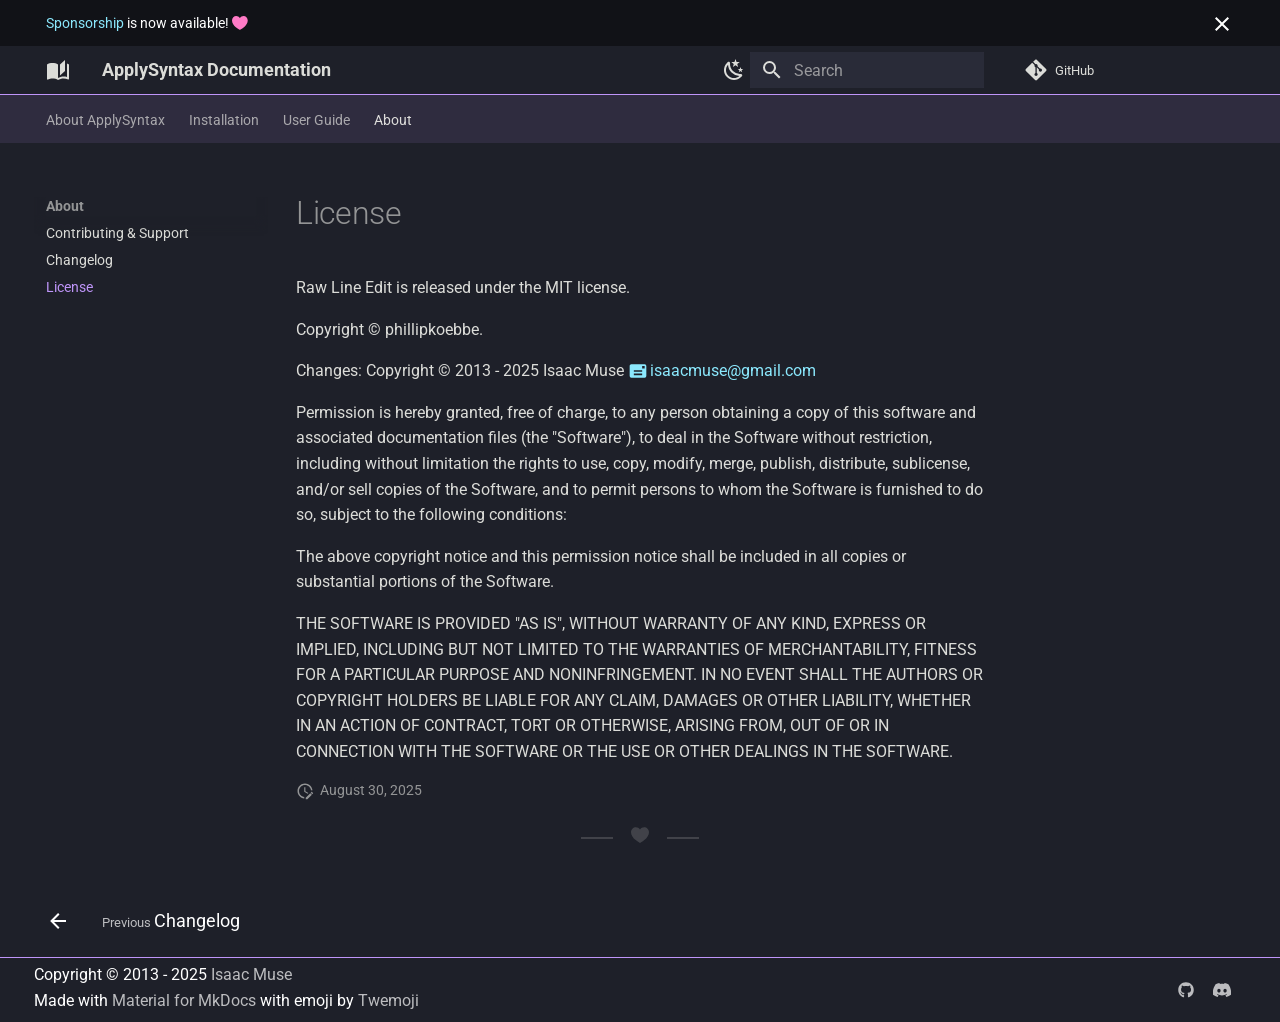
<file: about/license/index.html>
<!doctype html><html lang=en class=no-js> <head><meta charset=utf-8><meta name=viewport content="width=device-width,initial-scale=1"><meta name=description content="Syntax detector for Sublime Text."><link href=https://facelessuser.github.io/ApplySyntax/about/license/ rel=canonical><link href=../changelog/ rel=prev><link rel=icon href=../../assets/images/favicon.png><meta name=generator content="mkdocs-1.6.1, mkdocs-material-9.7.0"><title>License - ApplySyntax Documentation</title><link rel=stylesheet href=../../assets/stylesheets/main.618322db.min.css><link rel=stylesheet href=../../assets/stylesheets/palette.ab4e12ef.min.css><script src=../../assets/pymdownx-extras/material-extra-theme-2ek1P7jT.js type=text/javascript></script><script src=../../assets/pymdownx-extras/material-extra-3rdparty-BUCF4rjN.js type=text/javascript></script><link rel=preconnect href=https://fonts.gstatic.com crossorigin><link rel=stylesheet href="https://fonts.googleapis.com/css?family=Roboto:300,300i,400,400i,700,700i%7CRoboto+Mono:400,400i,700,700i&display=fallback"><style>:root{--md-text-font:"Roboto";--md-code-font:"Roboto Mono"}</style><link rel=stylesheet href=../../assets/pymdownx-extras/extra-c6ab11540a.css><script>__md_scope=new URL("../..",location),__md_hash=e=>[...e].reduce(((e,_)=>(e<<5)-e+_.charCodeAt(0)),0),__md_get=(e,_=localStorage,t=__md_scope)=>JSON.parse(_.getItem(t.pathname+"."+e)),__md_set=(e,_,t=localStorage,a=__md_scope)=>{try{t.setItem(a.pathname+"."+e,JSON.stringify(_))}catch(e){}}</script></head> <body dir=ltr data-md-color-scheme=dracula data-md-color-primary=deep-purple data-md-color-accent=deep-purple> <input class=md-toggle data-md-toggle=drawer type=checkbox id=__drawer autocomplete=off> <input class=md-toggle data-md-toggle=search type=checkbox id=__search autocomplete=off> <label class=md-overlay for=__drawer></label> <div data-md-component=skip> <a href=#license class=md-skip> Skip to content </a> </div> <div data-md-component=announce> <aside class=md-banner> <div class="md-banner__inner md-grid md-typeset"> <button class="md-banner__button md-icon" aria-label="Don't show this again"> <svg xmlns=http://www.w3.org/2000/svg viewbox="0 0 24 24"><path d="M19 6.41 17.59 5 12 10.59 6.41 5 5 6.41 10.59 12 5 17.59 6.41 19 12 13.41 17.59 19 19 17.59 13.41 12z"/></svg> </button> <a href=../contributing/#become-a-sponsor>Sponsorship</a> is now available! <span class="twemoji heart-throb"> <svg xmlns=http://www.w3.org/2000/svg width=16 height=16 viewbox="0 0 16 16"><path fill-rule=evenodd d="M7.655 14.916L8 14.25l.345.666a.752.752 0 01-.69 0zm0 0L8 14.25l.345.666.002-.001.006-.003.018-.01a7.643 7.643 0 00.31-.17 22.08 22.08 0 003.433-2.414C13.956 10.731 16 8.35 16 5.5 16 2.836 13.914 1 11.75 1 10.203 1 8.847 1.802 8 3.02 7.153 1.802 5.797 1 4.25 1 2.086 1 0 2.836 0 5.5c0 2.85 2.045 5.231 3.885 6.818a22.075 22.075 0 003.744 2.584l.018.01.006.003h.002z"/></svg> </span> </div> <script>var el=document.querySelector("[data-md-component=announce]");if(el){var content=el.querySelector(".md-typeset");__md_hash(content.innerHTML)===__md_get("__announce")&&(el.hidden=!0)}</script> </aside> </div> <header class=md-header data-md-component=header> <nav class="md-header__inner md-grid" aria-label=header.title> <a href=https://facelessuser.github.io/ApplySyntax/ title="ApplySyntax Documentation" class="md-header__button md-logo" aria-label="ApplySyntax Documentation"> <svg xmlns=http://www.w3.org/2000/svg viewbox="0 0 24 24"><path d="m19 2-5 4.5v11l5-4.5zM6.5 5C4.55 5 2.45 5.4 1 6.5v14.66c0 .25.25.5.5.5.1 0 .15-.07.25-.07 1.35-.65 3.3-1.09 4.75-1.09 1.95 0 4.05.4 5.5 1.5 1.35-.85 3.8-1.5 5.5-1.5 1.65 0 3.35.31 4.75 1.06.1.05.15.03.25.03.25 0 .5-.25.5-.5V6.5c-.6-.45-1.25-.75-2-1V19c-1.1-.35-2.3-.5-3.5-.5-1.7 0-4.15.65-5.5 1.5V6.5C10.55 5.4 8.45 5 6.5 5"/></svg> </a> <label class="md-header__button md-icon" for=__drawer> <svg xmlns=http://www.w3.org/2000/svg viewbox="0 0 24 24"><path d="M3 6h18v2H3zm0 5h18v2H3zm0 5h18v2H3z"/></svg> </label> <div class=md-header__title data-md-component=header-title> <div class=md-header__ellipsis> <div class=md-header__topic> <span class=md-ellipsis> ApplySyntax Documentation </span> </div> <div class=md-header__topic data-md-component=header-topic> <span class=md-ellipsis> License </span> </div> </div> </div> <div class=md-header__options> <div class="md-header-nav__scheme md-header-nav__button md-source__icon md-icon"> <a href=javascript:toggleScheme(); title="Light mode" class=light-mode> <svg xmlns=http://www.w3.org/2000/svg viewbox="0 0 24 24"><path d="M12 7a5 5 0 0 1 5 5 5 5 0 0 1-5 5 5 5 0 0 1-5-5 5 5 0 0 1 5-5m0 2a3 3 0 0 0-3 3 3 3 0 0 0 3 3 3 3 0 0 0 3-3 3 3 0 0 0-3-3m0-7 2.39 3.42C13.65 5.15 12.84 5 12 5s-1.65.15-2.39.42zM3.34 7l4.16-.35A7.2 7.2 0 0 0 5.94 8.5c-.44.74-.69 1.5-.83 2.29zm.02 10 1.76-3.77a7.131 7.131 0 0 0 2.38 4.14zM20.65 7l-1.77 3.79a7.02 7.02 0 0 0-2.38-4.15zm-.01 10-4.14.36c.59-.51 1.12-1.14 1.54-1.86.42-.73.69-1.5.83-2.29zM12 22l-2.41-3.44c.74.27 1.55.44 2.41.44.82 0 1.63-.17 2.37-.44z"/></svg> </a> <a href=javascript:toggleScheme(); title="Dark mode" class=dark-mode> <svg xmlns=http://www.w3.org/2000/svg viewbox="0 0 24 24"><path d="m17.75 4.09-2.53 1.94.91 3.06-2.63-1.81-2.63 1.81.91-3.06-2.53-1.94L12.44 4l1.06-3 1.06 3zm3.5 6.91-1.64 1.25.59 1.98-1.7-1.17-1.7 1.17.59-1.98L15.75 11l2.06-.05L18.5 9l.69 1.95zm-2.28 4.95c.83-.08 1.72 1.1 1.19 1.85-.32.45-.66.87-1.08 1.27C15.17 23 8.84 23 4.94 19.07c-3.91-3.9-3.91-10.24 0-14.14.4-.4.82-.76 1.27-1.08.75-.53 1.93.36 1.85 1.19-.27 2.86.69 5.83 2.89 8.02a9.96 9.96 0 0 0 8.02 2.89m-1.64 2.02a12.08 12.08 0 0 1-7.8-3.47c-2.17-2.19-3.33-5-3.49-7.82-2.81 3.14-2.7 7.96.31 10.98 3.02 3.01 7.84 3.12 10.98.31"/></svg> </a> <a href=javascript:toggleScheme(); title="System preference" class=system-mode> <svg xmlns=http://www.w3.org/2000/svg viewbox="0 0 24 24"><path d="M7.5 2c-1.79 1.15-3 3.18-3 5.5s1.21 4.35 3.03 5.5C4.46 13 2 10.54 2 7.5A5.5 5.5 0 0 1 7.5 2m11.57 1.5 1.43 1.43L4.93 20.5 3.5 19.07zm-6.18 2.43L11.41 5 9.97 6l.42-1.7L9 3.24l1.75-.12.58-1.65L12 3.1l1.73.03-1.35 1.13zm-3.3 3.61-1.16-.73-1.12.78.34-1.32-1.09-.83 1.36-.09.45-1.29.51 1.27 1.36.03-1.05.87zM19 13.5a5.5 5.5 0 0 1-5.5 5.5c-1.22 0-2.35-.4-3.26-1.07l7.69-7.69c.67.91 1.07 2.04 1.07 3.26m-4.4 6.58 2.77-1.15-.24 3.35zm4.33-2.7 1.15-2.77 2.2 2.54zm1.15-4.96-1.14-2.78 3.34.24zM9.63 18.93l2.77 1.15-2.53 2.19z"/></svg> </a> <a href=javascript:toggleScheme(); title="Unknown scheme" class=unknown-mode> <svg xmlns=http://www.w3.org/2000/svg viewbox="0 0 24 24"><path d="m15.07 11.25-.9.92C13.45 12.89 13 13.5 13 15h-2v-.5c0-1.11.45-2.11 1.17-2.83l1.24-1.26c.37-.36.59-.86.59-1.41a2 2 0 0 0-2-2 2 2 0 0 0-2 2H8a4 4 0 0 1 4-4 4 4 0 0 1 4 4 3.2 3.2 0 0 1-.93 2.25M13 19h-2v-2h2M12 2A10 10 0 0 0 2 12a10 10 0 0 0 10 10 10 10 0 0 0 10-10c0-5.53-4.5-10-10-10"/></svg> </a> </div> </div> <label class="md-header__button md-icon" for=__search> <svg xmlns=http://www.w3.org/2000/svg viewbox="0 0 24 24"><path d="M9.5 3A6.5 6.5 0 0 1 16 9.5c0 1.61-.59 3.09-1.56 4.23l.27.27h.79l5 5-1.5 1.5-5-5v-.79l-.27-.27A6.52 6.52 0 0 1 9.5 16 6.5 6.5 0 0 1 3 9.5 6.5 6.5 0 0 1 9.5 3m0 2C7 5 5 7 5 9.5S7 14 9.5 14 14 12 14 9.5 12 5 9.5 5"/></svg> </label> <div class=md-search data-md-component=search role=dialog> <label class=md-search__overlay for=__search></label> <div class=md-search__inner role=search> <form class=md-search__form name=search> <input type=text class=md-search__input name=query aria-label=Search placeholder=Search autocapitalize=off autocorrect=off autocomplete=off spellcheck=false data-md-component=search-query required> <label class="md-search__icon md-icon" for=__search> <svg xmlns=http://www.w3.org/2000/svg viewbox="0 0 24 24"><path d="M9.5 3A6.5 6.5 0 0 1 16 9.5c0 1.61-.59 3.09-1.56 4.23l.27.27h.79l5 5-1.5 1.5-5-5v-.79l-.27-.27A6.52 6.52 0 0 1 9.5 16 6.5 6.5 0 0 1 3 9.5 6.5 6.5 0 0 1 9.5 3m0 2C7 5 5 7 5 9.5S7 14 9.5 14 14 12 14 9.5 12 5 9.5 5"/></svg> <svg xmlns=http://www.w3.org/2000/svg viewbox="0 0 24 24"><path d="M20 11v2H8l5.5 5.5-1.42 1.42L4.16 12l7.92-7.92L13.5 5.5 8 11z"/></svg> </label> <nav class=md-search__options aria-label=Search> <a href=javascript:void(0) class="md-search__icon md-icon" title=Share aria-label=Share data-clipboard data-clipboard-text data-md-component=search-share tabindex=-1> <svg xmlns=http://www.w3.org/2000/svg viewbox="0 0 24 24"><path d="M18 16.08c-.76 0-1.44.3-1.96.77L8.91 12.7c.05-.23.09-.46.09-.7s-.04-.47-.09-.7l7.05-4.11c.54.5 1.25.81 2.04.81a3 3 0 0 0 3-3 3 3 0 0 0-3-3 3 3 0 0 0-3 3c0 .24.04.47.09.7L8.04 9.81C7.5 9.31 6.79 9 6 9a3 3 0 0 0-3 3 3 3 0 0 0 3 3c.79 0 1.5-.31 2.04-.81l7.12 4.15c-.05.21-.08.43-.08.66 0 1.61 1.31 2.91 2.92 2.91s2.92-1.3 2.92-2.91A2.92 2.92 0 0 0 18 16.08"/></svg> </a> <button type=reset class="md-search__icon md-icon" title=Clear aria-label=Clear tabindex=-1> <svg xmlns=http://www.w3.org/2000/svg viewbox="0 0 24 24"><path d="M19 6.41 17.59 5 12 10.59 6.41 5 5 6.41 10.59 12 5 17.59 6.41 19 12 13.41 17.59 19 19 17.59 13.41 12z"/></svg> </button> </nav> <div class=md-search__suggest data-md-component=search-suggest></div> </form> <div class=md-search__output> <div class=md-search__scrollwrap tabindex=0 data-md-scrollfix> <div class=md-search-result data-md-component=search-result> <div class=md-search-result__meta> Initializing search </div> <ol class=md-search-result__list role=presentation></ol> </div> </div> </div> </div> </div> <div class=md-header__source> <a href=https://github.com/facelessuser/ApplySyntax title="Go to repository" class=md-source data-md-component=source> <div class="md-source__icon md-icon"> <svg xmlns=http://www.w3.org/2000/svg viewbox="0 0 448 512"><!-- Font Awesome Free 7.1.0 by @fontawesome - https://fontawesome.com License - https://fontawesome.com/license/free (Icons: CC BY 4.0, Fonts: SIL OFL 1.1, Code: MIT License) Copyright 2025 Fonticons, Inc.--><path d="M439.6 236.1 244 40.5c-5.4-5.5-12.8-8.5-20.4-8.5s-15 3-20.4 8.4L162.5 81l51.5 51.5c27.1-9.1 52.7 16.8 43.4 43.7l49.7 49.7c34.2-11.8 61.2 31 35.5 56.7-26.5 26.5-70.2-2.9-56-37.3L240.3 199v121.9c25.3 12.5 22.3 41.8 9.1 55-6.4 6.4-15.2 10.1-24.3 10.1s-17.8-3.6-24.3-10.1c-17.6-17.6-11.1-46.9 11.2-56v-123c-20.8-8.5-24.6-30.7-18.6-45L142.6 101 8.5 235.1C3 240.6 0 247.9 0 255.5s3 15 8.5 20.4l195.6 195.7c5.4 5.4 12.7 8.4 20.4 8.4s15-3 20.4-8.4l194.7-194.7c5.4-5.4 8.4-12.8 8.4-20.4s-3-15-8.4-20.4"/></svg> </div> <div class=md-source__repository> GitHub </div> </a> </div> </nav> </header> <div class=md-container data-md-component=container> <nav class=md-tabs aria-label=Tabs data-md-component=tabs> <div class=md-grid> <ul class=md-tabs__list> <li class=md-tabs__item> <a href=../.. class=md-tabs__link> About ApplySyntax </a> </li> <li class=md-tabs__item> <a href=../../installation/ class=md-tabs__link> Installation </a> </li> <li class=md-tabs__item> <a href=../../usage/ class=md-tabs__link> User Guide </a> </li> <li class="md-tabs__item md-tabs__item--active"> <a href=../contributing/ class=md-tabs__link> About </a> </li> </ul> </div> </nav> <main class=md-main data-md-component=main> <div class="md-main__inner md-grid"> <div class="md-sidebar md-sidebar--primary" data-md-component=sidebar data-md-type=navigation> <div class=md-sidebar__scrollwrap> <div class=md-sidebar__inner> <nav class="md-nav md-nav--primary md-nav--lifted" aria-label=Navigation data-md-level=0> <label class=md-nav__title for=__drawer> <a href=../.. title="ApplySyntax Documentation" class="md-nav__button md-logo" aria-label="ApplySyntax Documentation" data-md-component=logo> <svg xmlns=http://www.w3.org/2000/svg viewbox="0 0 24 24"><path d="m19 2-5 4.5v11l5-4.5zM6.5 5C4.55 5 2.45 5.4 1 6.5v14.66c0 .25.25.5.5.5.1 0 .15-.07.25-.07 1.35-.65 3.3-1.09 4.75-1.09 1.95 0 4.05.4 5.5 1.5 1.35-.85 3.8-1.5 5.5-1.5 1.65 0 3.35.31 4.75 1.06.1.05.15.03.25.03.25 0 .5-.25.5-.5V6.5c-.6-.45-1.25-.75-2-1V19c-1.1-.35-2.3-.5-3.5-.5-1.7 0-4.15.65-5.5 1.5V6.5C10.55 5.4 8.45 5 6.5 5"/></svg> </a> ApplySyntax Documentation </label> <div class=md-nav__source> <a href=https://github.com/facelessuser/ApplySyntax title="Go to repository" class=md-source data-md-component=source> <div class="md-source__icon md-icon"> <svg xmlns=http://www.w3.org/2000/svg viewbox="0 0 448 512"><!-- Font Awesome Free 7.1.0 by @fontawesome - https://fontawesome.com License - https://fontawesome.com/license/free (Icons: CC BY 4.0, Fonts: SIL OFL 1.1, Code: MIT License) Copyright 2025 Fonticons, Inc.--><path d="M439.6 236.1 244 40.5c-5.4-5.5-12.8-8.5-20.4-8.5s-15 3-20.4 8.4L162.5 81l51.5 51.5c27.1-9.1 52.7 16.8 43.4 43.7l49.7 49.7c34.2-11.8 61.2 31 35.5 56.7-26.5 26.5-70.2-2.9-56-37.3L240.3 199v121.9c25.3 12.5 22.3 41.8 9.1 55-6.4 6.4-15.2 10.1-24.3 10.1s-17.8-3.6-24.3-10.1c-17.6-17.6-11.1-46.9 11.2-56v-123c-20.8-8.5-24.6-30.7-18.6-45L142.6 101 8.5 235.1C3 240.6 0 247.9 0 255.5s3 15 8.5 20.4l195.6 195.7c5.4 5.4 12.7 8.4 20.4 8.4s15-3 20.4-8.4l194.7-194.7c5.4-5.4 8.4-12.8 8.4-20.4s-3-15-8.4-20.4"/></svg> </div> <div class=md-source__repository> GitHub </div> </a> </div> <ul class=md-nav__list data-md-scrollfix> <li class=md-nav__item> <a href=../.. class=md-nav__link> <span class=md-ellipsis> About ApplySyntax </span> </a> </li> <li class=md-nav__item> <a href=../../installation/ class=md-nav__link> <span class=md-ellipsis> Installation </span> </a> </li> <li class=md-nav__item> <a href=../../usage/ class=md-nav__link> <span class=md-ellipsis> User Guide </span> </a> </li> <li class="md-nav__item md-nav__item--active md-nav__item--section md-nav__item--nested"> <input class="md-nav__toggle md-toggle " type=checkbox id=__nav_4 checked> <label class=md-nav__link for=__nav_4 id=__nav_4_label tabindex> <span class=md-ellipsis> About </span> <span class="md-nav__icon md-icon"></span> </label> <nav class=md-nav data-md-level=1 aria-labelledby=__nav_4_label aria-expanded=true> <label class=md-nav__title for=__nav_4> <span class="md-nav__icon md-icon"></span> About </label> <ul class=md-nav__list data-md-scrollfix> <li class=md-nav__item> <a href=../contributing/ class=md-nav__link> <span class=md-ellipsis> Contributing &amp; Support </span> </a> </li> <li class=md-nav__item> <a href=../changelog/ class=md-nav__link> <span class=md-ellipsis> Changelog </span> </a> </li> <li class="md-nav__item md-nav__item--active"> <input class="md-nav__toggle md-toggle" type=checkbox id=__toc> <a href=./ class="md-nav__link md-nav__link--active"> <span class=md-ellipsis> License </span> </a> </li> </ul> </nav> </li> </ul> </nav> </div> </div> </div> <div class="md-sidebar md-sidebar--secondary" data-md-component=sidebar data-md-type=toc> <div class=md-sidebar__scrollwrap> <div class=md-sidebar__inner> <nav class="md-nav md-nav--secondary" aria-label="Table of contents"> </nav> </div> </div> </div> <div class=md-content data-md-component=content> <article class="md-content__inner md-typeset"> <h1 id=license>License<a class=headerlink href=#license title="Permanent link"></a></h1> <p>Raw Line Edit is released under the MIT license.</p> <p>Copyright &copy; phillipkoebbe.</p> <p>Changes: Copyright &copy; 2013 - 2025 Isaac Muse <a href=mailto:isaacmuse@gmail.com>&#105;&#115;&#97;&#97;&#99;&#109;&#117;&#115;&#101;&#64;&#103;&#109;&#97;&#105;&#108;&#46;&#99;&#111;&#109;</a></p> <p>Permission is hereby granted, free of charge, to any person obtaining a copy of this software and associated documentation files (the "Software"), to deal in the Software without restriction, including without limitation the rights to use, copy, modify, merge, publish, distribute, sublicense, and/or sell copies of the Software, and to permit persons to whom the Software is furnished to do so, subject to the following conditions:</p> <p>The above copyright notice and this permission notice shall be included in all copies or substantial portions of the Software.</p> <p>THE SOFTWARE IS PROVIDED "AS IS", WITHOUT WARRANTY OF ANY KIND, EXPRESS OR IMPLIED, INCLUDING BUT NOT LIMITED TO THE WARRANTIES OF MERCHANTABILITY, FITNESS FOR A PARTICULAR PURPOSE AND NONINFRINGEMENT. IN NO EVENT SHALL THE AUTHORS OR COPYRIGHT HOLDERS BE LIABLE FOR ANY CLAIM, DAMAGES OR OTHER LIABILITY, WHETHER IN AN ACTION OF CONTRACT, TORT OR OTHERWISE, ARISING FROM, OUT OF OR IN CONNECTION WITH THE SOFTWARE OR THE USE OR OTHER DEALINGS IN THE SOFTWARE.</p> <aside class=md-source-file> <span class=md-source-file__fact> <span class=md-icon title="Last update"> <svg xmlns=http://www.w3.org/2000/svg viewbox="0 0 24 24"><path d="M21 13.1c-.1 0-.3.1-.4.2l-1 1 2.1 2.1 1-1c.2-.2.2-.6 0-.8l-1.3-1.3c-.1-.1-.2-.2-.4-.2m-1.9 1.8-6.1 6V23h2.1l6.1-6.1zM12.5 7v5.2l4 2.4-1 1L11 13V7zM11 21.9c-5.1-.5-9-4.8-9-9.9C2 6.5 6.5 2 12 2c5.3 0 9.6 4.1 10 9.3-.3-.1-.6-.2-1-.2s-.7.1-1 .2C19.6 7.2 16.2 4 12 4c-4.4 0-8 3.6-8 8 0 4.1 3.1 7.5 7.1 7.9l-.1.2z"/></svg> </span> <span class="git-revision-date-localized-plugin git-revision-date-localized-plugin-date" title="August 30, 2025 18:49:10 UTC">August 30, 2025</span> </span> </aside> <footer class=sponsorship> <hr> <a href=https://github.com/sponsors/facelessuser title="Become a sponsor"> <span class="twemoji heart-throb-hover"> <svg xmlns=http://www.w3.org/2000/svg viewbox="0 0 16 16"><path d="M7.655 14.916zh-.002l-.006-.003-.018-.01a22 22 0 0 1-3.744-2.584C2.045 10.731 0 8.35 0 5.5 0 2.836 2.086 1 4.25 1 5.797 1 7.153 1.802 8 3.02 8.847 1.802 10.203 1 11.75 1 13.914 1 16 2.836 16 5.5c0 2.85-2.044 5.231-3.886 6.818a22 22 0 0 1-3.433 2.414 7 7 0 0 1-.31.17l-.018.01-.008.004a.75.75 0 0 1-.69 0"/></svg> </span> </a> <hr> </footer> </article> </div> <script>var target=document.getElementById(location.hash.slice(1));target&&target.name&&(target.checked=target.name.startsWith("__tabbed_"))</script> </div> <button type=button class="md-top md-icon" data-md-component=top hidden> <svg xmlns=http://www.w3.org/2000/svg viewbox="0 0 24 24"><path d="M13 20h-2V8l-5.5 5.5-1.42-1.42L12 4.16l7.92 7.92-1.42 1.42L13 8z"/></svg> Back to top </button> </main> <footer class=md-footer> <nav class="md-footer__inner md-grid" aria-label=footer.title> <a href=../changelog/ class="md-footer__link md-footer__link--prev" rel=prev> <div class="md-footer__button md-icon"> <svg xmlns=http://www.w3.org/2000/svg viewbox="0 0 24 24"><path d="M20 11v2H8l5.5 5.5-1.42 1.42L4.16 12l7.92-7.92L13.5 5.5 8 11z"/></svg> </div> <div class=md-footer__title> <div class=md-ellipsis> <span class=md-footer__direction> Previous </span> Changelog </div> </div> </a> </nav> <div class="md-footer-meta md-typeset"> <div class="md-footer-meta__inner md-grid"> <div class=md-footer-copyright> <div class=md-footer-copyright__highlight> Copyright &copy; 2013 - 2025 <a href=https://github.com/facelessuser target=_blank rel=noopener>Isaac Muse</a> </div> Made with <a href=https://squidfunk.github.io/mkdocs-material/ target=_blank rel=noopener> Material for MkDocs </a> with emoji by <a href=https://github.com/twitter/twemoji target=_blank rel=noopener> Twemoji </a> </div> <div class=md-social> <a href=https://github.com/facelessuser target=_blank rel=noopener title=github.com class=md-social__link> <svg xmlns=http://www.w3.org/2000/svg viewbox="0 0 512 512"><!-- Font Awesome Free 7.1.0 by @fontawesome - https://fontawesome.com License - https://fontawesome.com/license/free (Icons: CC BY 4.0, Fonts: SIL OFL 1.1, Code: MIT License) Copyright 2025 Fonticons, Inc.--><path d="M173.9 397.4c0 2-2.3 3.6-5.2 3.6-3.3.3-5.6-1.3-5.6-3.6 0-2 2.3-3.6 5.2-3.6 3-.3 5.6 1.3 5.6 3.6m-31.1-4.5c-.7 2 1.3 4.3 4.3 4.9 2.6 1 5.6 0 6.2-2s-1.3-4.3-4.3-5.2c-2.6-.7-5.5.3-6.2 2.3m44.2-1.7c-2.9.7-4.9 2.6-4.6 4.9.3 2 2.9 3.3 5.9 2.6 2.9-.7 4.9-2.6 4.6-4.6-.3-1.9-3-3.2-5.9-2.9M252.8 8C114.1 8 8 113.3 8 252c0 110.9 69.8 205.8 169.5 239.2 12.8 2.3 17.3-5.6 17.3-12.1 0-6.2-.3-40.4-.3-61.4 0 0-70 15-84.7-29.8 0 0-11.4-29.1-27.8-36.6 0 0-22.9-15.7 1.6-15.4 0 0 24.9 2 38.6 25.8 21.9 38.6 58.6 27.5 72.9 20.9 2.3-16 8.8-27.1 16-33.7-55.9-6.2-112.3-14.3-112.3-110.5 0-27.5 7.6-41.3 23.6-58.9-2.6-6.5-11.1-33.3 2.6-67.9 20.9-6.5 69 27 69 27 20-5.6 41.5-8.5 62.8-8.5s42.8 2.9 62.8 8.5c0 0 48.1-33.6 69-27 13.7 34.7 5.2 61.4 2.6 67.9 16 17.7 25.8 31.5 25.8 58.9 0 96.5-58.9 104.2-114.8 110.5 9.2 7.9 17 22.9 17 46.4 0 33.7-.3 75.4-.3 83.6 0 6.5 4.6 14.4 17.3 12.1C436.2 457.8 504 362.9 504 252 504 113.3 391.5 8 252.8 8M105.2 352.9c-1.3 1-1 3.3.7 5.2 1.6 1.6 3.9 2.3 5.2 1 1.3-1 1-3.3-.7-5.2-1.6-1.6-3.9-2.3-5.2-1m-10.8-8.1c-.7 1.3.3 2.9 2.3 3.9 1.6 1 3.6.7 4.3-.7.7-1.3-.3-2.9-2.3-3.9-2-.6-3.6-.3-4.3.7m32.4 35.6c-1.6 1.3-1 4.3 1.3 6.2 2.3 2.3 5.2 2.6 6.5 1 1.3-1.3.7-4.3-1.3-6.2-2.2-2.3-5.2-2.6-6.5-1m-11.4-14.7c-1.6 1-1.6 3.6 0 5.9s4.3 3.3 5.6 2.3c1.6-1.3 1.6-3.9 0-6.2-1.4-2.3-4-3.3-5.6-2"/></svg> </a> <a href=https://discord.gg/TWs8Tgr target=_blank rel=noopener title=discord.gg class=md-social__link> <svg xmlns=http://www.w3.org/2000/svg viewbox="0 0 576 512"><!-- Font Awesome Free 7.1.0 by @fontawesome - https://fontawesome.com License - https://fontawesome.com/license/free (Icons: CC BY 4.0, Fonts: SIL OFL 1.1, Code: MIT License) Copyright 2025 Fonticons, Inc.--><path d="M492.5 69.8c-.2-.3-.4-.6-.8-.7-38.1-17.5-78.4-30-119.7-37.1-.4-.1-.8 0-1.1.1s-.6.4-.8.8c-5.5 9.9-10.5 20.2-14.9 30.6-44.6-6.8-89.9-6.8-134.4 0-4.5-10.5-9.5-20.7-15.1-30.6-.2-.3-.5-.6-.8-.8s-.7-.2-1.1-.2C162.5 39 122.2 51.5 84.1 69c-.3.1-.6.4-.8.7C7.1 183.5-13.8 294.6-3.6 404.2c0 .3.1.5.2.8s.3.4.5.6c44.4 32.9 94 58 146.8 74.2.4.1.8.1 1.1 0s.7-.4.9-.7c11.3-15.4 21.4-31.8 30-48.8.1-.2.2-.5.2-.8s0-.5-.1-.8-.2-.5-.4-.6-.4-.3-.7-.4c-15.8-6.1-31.2-13.4-45.9-21.9-.3-.2-.5-.4-.7-.6s-.3-.6-.3-.9 0-.6.2-.9.3-.5.6-.7c3.1-2.3 6.2-4.7 9.1-7.1.3-.2.6-.4.9-.4s.7 0 1 .1c96.2 43.9 200.4 43.9 295.5 0 .3-.1.7-.2 1-.2s.7.2.9.4c2.9 2.4 6 4.9 9.1 7.2.2.2.4.4.6.7s.2.6.2.9-.1.6-.3.9-.4.5-.6.6c-14.7 8.6-30 15.9-45.9 21.8-.2.1-.5.2-.7.4s-.3.4-.4.7-.1.5-.1.8.1.5.2.8c8.8 17 18.8 33.3 30 48.8.2.3.6.6.9.7s.8.1 1.1 0c52.9-16.2 102.6-41.3 147.1-74.2.2-.2.4-.4.5-.6s.2-.5.2-.8c12.3-126.8-20.5-236.9-86.9-334.5zm-302 267.7c-29 0-52.8-26.6-52.8-59.2s23.4-59.2 52.8-59.2c29.7 0 53.3 26.8 52.8 59.2 0 32.7-23.4 59.2-52.8 59.2m195.4 0c-29 0-52.8-26.6-52.8-59.2s23.4-59.2 52.8-59.2c29.7 0 53.3 26.8 52.8 59.2 0 32.7-23.2 59.2-52.8 59.2"/></svg> </a> </div> </div> </div> </footer> </div> <div class=md-dialog data-md-component=dialog> <div class="md-dialog__inner md-typeset"></div> </div> <script id=__config type=application/json>{"annotate": null, "base": "../..", "features": ["announce.dismiss", "navigation.tabs", "navigation.top", "navigation.instant", "navigation.sections", "navigation.indexes", "toc.follow", "content.code.copy", "navigation.footer", "search.share", "search.highlight", "search.suggest"], "search": "../../assets/javascripts/workers/search.7a47a382.min.js", "tags": null, "translations": {"clipboard.copied": "Copied to clipboard", "clipboard.copy": "Copy to clipboard", "search.result.more.one": "1 more on this page", "search.result.more.other": "# more on this page", "search.result.none": "No matching documents", "search.result.one": "1 matching document", "search.result.other": "# matching documents", "search.result.placeholder": "Type to start searching", "search.result.term.missing": "Missing", "select.version": "Select version"}, "version": null}</script> <script src=../../assets/javascripts/bundle.e71a0d61.min.js></script> <script src=../../assets/pymdownx-extras/extra-loader-B5CKpNQx.js></script> </body> </html>
</file>
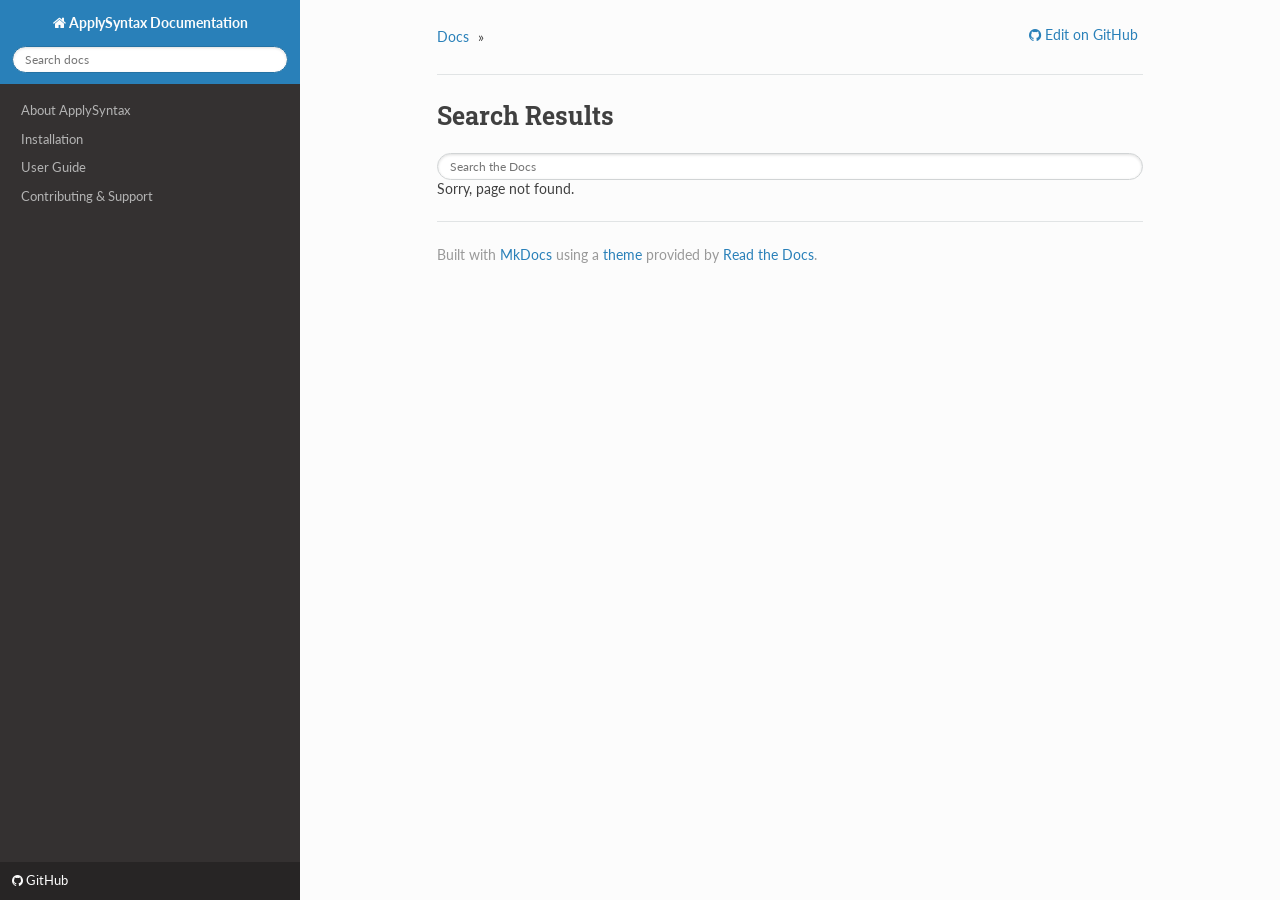
<file: search.html>
<!DOCTYPE html>
<!--[if IE 8]><html class="no-js lt-ie9" lang="en" > <![endif]-->
<!--[if gt IE 8]><!--> <html class="no-js" lang="en" > <!--<![endif]-->
<head>
  <meta charset="utf-8">
  <meta name="viewport" content="width=device-width, initial-scale=1.0">
  
  <title>ApplySyntax Documentation</title>
  

  <link rel="shortcut icon" href="./img/favicon.ico">

  
  <link href='https://fonts.googleapis.com/css?family=Lato:400,700|Roboto+Slab:400,700|Inconsolata:400,700' rel='stylesheet' type='text/css'>

  <link rel="stylesheet" href="./css/theme.css" type="text/css" />
  <link rel="stylesheet" href="./css/theme_extra.css" type="text/css" />
  <link rel="stylesheet" href="./css/theme_custom.css" type="text/css" />
  <link rel="stylesheet" href="./css/highlight.css">

  <script src="./js/jquery-2.1.1.min.js"></script>
  <script src="./js/modernizr-2.8.3.min.js"></script>
  <script src="./js/theme.js"></script>
  <script>var base_url = '.';</script>
  <script data-main="./mkdocs/js/search.js" src="./mkdocs/js/require.js"></script>


  
</head>

<body class="wy-body-for-nav" role="document">

  <div class="wy-grid-for-nav">

    
    <nav data-toggle="wy-nav-shift" class="wy-nav-side stickynav">
      <div class="wy-side-nav-search">
        <a href="." class="icon icon-home"> ApplySyntax Documentation</a>
        <div role="search">
  <form id ="rtd-search-form" class="wy-form" action="./search.html" method="get">
    <input type="text" name="q" placeholder="Search docs" />
  </form>
</div>
      </div>

      <div class="wy-menu wy-menu-vertical" data-spy="affix" role="navigation" aria-label="main navigation">
        <ul class="current">
          
            <li>
    <li class="toctree-l1 ">
        <a class="" href=".">About ApplySyntax</a>
        
    </li>
<li>
          
            <li>
    <li class="toctree-l1 ">
        <a class="" href="installation/">Installation</a>
        
    </li>
<li>
          
            <li>
    <li class="toctree-l1 ">
        <a class="" href="usage/">User Guide</a>
        
    </li>
<li>
          
            <li>
    <li class="toctree-l1 ">
        <a class="" href="contributing/">Contributing &amp; Support</a>
        
    </li>
<li>
          
        </ul>
      </div>
      &nbsp;
    </nav>

    <section data-toggle="wy-nav-shift" class="wy-nav-content-wrap">

      
      <nav class="wy-nav-top" role="navigation" aria-label="top navigation">
        <i data-toggle="wy-nav-top" class="fa fa-bars"></i>
        <a href=".">ApplySyntax Documentation</a>
      </nav>

      
      <div class="wy-nav-content">
        <div class="rst-content">
          <div role="navigation" aria-label="breadcrumbs navigation">
  <ul class="wy-breadcrumbs">
    <li><a href=".">Docs</a> &raquo;</li>
    
    
    <li class="wy-breadcrumbs-aside">
      
        
          <a href="https://github.com/facelessuser/ApplySyntax" class="icon icon-github"> Edit on GitHub</a>
        
      
    </li>
  </ul>
  <hr/>
</div>
          <div role="main">
            <div class="section">
              

  <h1 id="search">Search Results</h1>

  <form id="content_search" action="search.html">
    <span role="status" aria-live="polite" class="ui-helper-hidden-accessible"></span>
    <input name="q" id="mkdocs-search-query" type="text" class="search_input search-query ui-autocomplete-input" placeholder="Search the Docs" autocomplete="off" autofocus>
  </form>

  <div id="mkdocs-search-results">
    Sorry, page not found.
  </div>


            </div>
          </div>
          <footer>
  

  <hr/>

  <div role="contentinfo">
    <p>
    
    </p>
  </div>

  Built with <a href="http://www.mkdocs.org">MkDocs</a> using a <a href="https://github.com/snide/sphinx_rtd_theme">theme</a> provided by <a href="https://readthedocs.org">Read the Docs</a>.
</footer>
	  
        </div>
      </div>

    </section>

  </div>

<div class="rst-versions" role="note" style="cursor: pointer">
    <span class="rst-current-version" data-toggle="rst-current-version">
      
          <a class="icon icon-github" style="float: left; color: #fcfcfc"> GitHub</a>
      
      
      
    </span>
</div>

</body>
</html>
</file>
<file: css/theme.css>
/*
 * This file is copied from the upstream ReadTheDocs Sphinx
 * theme. To aid upgradability this file should *not* be edited.
 * modifications we need should be included in theme_extra.css.
 *
 * https://github.com/rtfd/readthedocs.org/blob/master/media/css/sphinx_rtd_theme.css
 */

*{-webkit-box-sizing:border-box;-moz-box-sizing:border-box;box-sizing:border-box}article,aside,details,figcaption,figure,footer,header,hgroup,nav,section{display:block}audio,canvas,video{display:inline-block;*display:inline;*zoom:1}audio:not([controls]){display:none}[hidden]{display:none}*{-webkit-box-sizing:border-box;-moz-box-sizing:border-box;box-sizing:border-box}html{font-size:100%;-webkit-text-size-adjust:100%;-ms-text-size-adjust:100%}body{margin:0}a:hover,a:active{outline:0}abbr[title]{border-bottom:1px dotted}b,strong{font-weight:bold}blockquote{margin:0}dfn{font-style:italic}ins{background:#ff9;color:#000;text-decoration:none}mark{background:#ff0;color:#000;font-style:italic;font-weight:bold}pre,code,.rst-content tt,kbd,samp{font-family:monospace,serif;_font-family:"courier new",monospace;font-size:1em}pre{white-space:pre}q{quotes:none}q:before,q:after{content:"";content:none}small{font-size:85%}sub,sup{font-size:75%;line-height:0;position:relative;vertical-align:baseline}sup{top:-0.5em}sub{bottom:-0.25em}ul,ol,dl{margin:0;padding:0;list-style:none;list-style-image:none}li{list-style:none}dd{margin:0}img{border:0;-ms-interpolation-mode:bicubic;vertical-align:middle;max-width:100%}svg:not(:root){overflow:hidden}figure{margin:0}form{margin:0}fieldset{border:0;margin:0;padding:0}label{cursor:pointer}legend{border:0;*margin-left:-7px;padding:0;white-space:normal}button,input,select,textarea{font-size:100%;margin:0;vertical-align:baseline;*vertical-align:middle}button,input{line-height:normal}button,input[type="button"],input[type="reset"],input[type="submit"]{cursor:pointer;-webkit-appearance:button;*overflow:visible}button[disabled],input[disabled]{cursor:default}input[type="checkbox"],input[type="radio"]{box-sizing:border-box;padding:0;*width:13px;*height:13px}input[type="search"]{-webkit-appearance:textfield;-moz-box-sizing:content-box;-webkit-box-sizing:content-box;box-sizing:content-box}input[type="search"]::-webkit-search-decoration,input[type="search"]::-webkit-search-cancel-button{-webkit-appearance:none}button::-moz-focus-inner,input::-moz-focus-inner{border:0;padding:0}textarea{overflow:auto;vertical-align:top;resize:vertical}table{border-collapse:collapse;border-spacing:0}td{vertical-align:top}.chromeframe{margin:0.2em 0;background:#ccc;color:#000;padding:0.2em 0}.ir{display:block;border:0;text-indent:-999em;overflow:hidden;background-color:transparent;background-repeat:no-repeat;text-align:left;direction:ltr;*line-height:0}.ir br{display:none}.hidden{display:none !important;visibility:hidden}.visuallyhidden{border:0;clip:rect(0 0 0 0);height:1px;margin:-1px;overflow:hidden;padding:0;position:absolute;width:1px}.visuallyhidden.focusable:active,.visuallyhidden.focusable:focus{clip:auto;height:auto;margin:0;overflow:visible;position:static;width:auto}.invisible{visibility:hidden}.relative{position:relative}big,small{font-size:100%}@media print{html,body,section{background:none !important}*{box-shadow:none !important;text-shadow:none !important;filter:none !important;-ms-filter:none !important}a,a:visited{text-decoration:underline}.ir a:after,a[href^="javascript:"]:after,a[href^="#"]:after{content:""}pre,blockquote{page-break-inside:avoid}thead{display:table-header-group}tr,img{page-break-inside:avoid}img{max-width:100% !important}@page{margin:0.5cm}p,h2,h3{orphans:3;widows:3}h2,h3{page-break-after:avoid}}.fa:before,.rst-content .admonition-title:before,.rst-content h1 .headerlink:before,.rst-content h2 .headerlink:before,.rst-content h3 .headerlink:before,.rst-content h4 .headerlink:before,.rst-content h5 .headerlink:before,.rst-content h6 .headerlink:before,.rst-content dl dt .headerlink:before,.icon:before,.wy-dropdown .caret:before,.wy-inline-validate.wy-inline-validate-success .wy-input-context:before,.wy-inline-validate.wy-inline-validate-danger .wy-input-context:before,.wy-inline-validate.wy-inline-validate-warning .wy-input-context:before,.wy-inline-validate.wy-inline-validate-info .wy-input-context:before,.wy-alert,.rst-content .note,.rst-content .attention,.rst-content .caution,.rst-content .danger,.rst-content .error,.rst-content .hint,.rst-content .important,.rst-content .tip,.rst-content .warning,.rst-content .seealso,.rst-content .admonition-todo,.btn,input[type="text"],input[type="password"],input[type="email"],input[type="url"],input[type="date"],input[type="month"],input[type="time"],input[type="datetime"],input[type="datetime-local"],input[type="week"],input[type="number"],input[type="search"],input[type="tel"],input[type="color"],select,textarea,.wy-menu-vertical li.on a,.wy-menu-vertical li.current>a,.wy-side-nav-search>a,.wy-side-nav-search .wy-dropdown>a,.wy-nav-top a{-webkit-font-smoothing:antialiased}.clearfix{*zoom:1}.clearfix:before,.clearfix:after{display:table;content:""}.clearfix:after{clear:both}/*!
 *  Font Awesome 4.1.0 by @davegandy - http://fontawesome.io - @fontawesome
 *  License - http://fontawesome.io/license (Font: SIL OFL 1.1, CSS: MIT License)
 */@font-face{font-family:'FontAwesome';src:url("../fonts/fontawesome-webfont.eot?v=4.1.0");src:url("../fonts/fontawesome-webfont.eot?#iefix&v=4.1.0") format("embedded-opentype"),url("../fonts/fontawesome-webfont.woff?v=4.1.0") format("woff"),url("../fonts/fontawesome-webfont.ttf?v=4.1.0") format("truetype"),url("../fonts/fontawesome-webfont.svg?v=4.1.0#fontawesomeregular") format("svg");font-weight:normal;font-style:normal}.fa,.rst-content .admonition-title,.rst-content h1 .headerlink,.rst-content h2 .headerlink,.rst-content h3 .headerlink,.rst-content h4 .headerlink,.rst-content h5 .headerlink,.rst-content h6 .headerlink,.rst-content dl dt .headerlink,.icon{display:inline-block;font-family:FontAwesome;font-style:normal;font-weight:normal;line-height:1;-webkit-font-smoothing:antialiased;-moz-osx-font-smoothing:grayscale}.fa-lg{font-size:1.33333em;line-height:0.75em;vertical-align:-15%}.fa-2x{font-size:2em}.fa-3x{font-size:3em}.fa-4x{font-size:4em}.fa-5x{font-size:5em}.fa-fw{width:1.28571em;text-align:center}.fa-ul{padding-left:0;margin-left:2.14286em;list-style-type:none}.fa-ul>li{position:relative}.fa-li{position:absolute;left:-2.14286em;width:2.14286em;top:0.14286em;text-align:center}.fa-li.fa-lg{left:-1.85714em}.fa-border{padding:.2em .25em .15em;border:solid 0.08em #eee;border-radius:.1em}.pull-right{float:right}.pull-left{float:left}.fa.pull-left,.rst-content .pull-left.admonition-title,.rst-content h1 .pull-left.headerlink,.rst-content h2 .pull-left.headerlink,.rst-content h3 .pull-left.headerlink,.rst-content h4 .pull-left.headerlink,.rst-content h5 .pull-left.headerlink,.rst-content h6 .pull-left.headerlink,.rst-content dl dt .pull-left.headerlink,.pull-left.icon{margin-right:.3em}.fa.pull-right,.rst-content .pull-right.admonition-title,.rst-content h1 .pull-right.headerlink,.rst-content h2 .pull-right.headerlink,.rst-content h3 .pull-right.headerlink,.rst-content h4 .pull-right.headerlink,.rst-content h5 .pull-right.headerlink,.rst-content h6 .pull-right.headerlink,.rst-content dl dt .pull-right.headerlink,.pull-right.icon{margin-left:.3em}.fa-spin{-webkit-animation:spin 2s infinite linear;-moz-animation:spin 2s infinite linear;-o-animation:spin 2s infinite linear;animation:spin 2s infinite linear}@-moz-keyframes spin{0%{-moz-transform:rotate(0deg)}100%{-moz-transform:rotate(359deg)}}@-webkit-keyframes spin{0%{-webkit-transform:rotate(0deg)}100%{-webkit-transform:rotate(359deg)}}@-o-keyframes spin{0%{-o-transform:rotate(0deg)}100%{-o-transform:rotate(359deg)}}@keyframes spin{0%{-webkit-transform:rotate(0deg);transform:rotate(0deg)}100%{-webkit-transform:rotate(359deg);transform:rotate(359deg)}}.fa-rotate-90{filter:progid:DXImageTransform.Microsoft.BasicImage(rotation=1);-webkit-transform:rotate(90deg);-moz-transform:rotate(90deg);-ms-transform:rotate(90deg);-o-transform:rotate(90deg);transform:rotate(90deg)}.fa-rotate-180{filter:progid:DXImageTransform.Microsoft.BasicImage(rotation=2);-webkit-transform:rotate(180deg);-moz-transform:rotate(180deg);-ms-transform:rotate(180deg);-o-transform:rotate(180deg);transform:rotate(180deg)}.fa-rotate-270{filter:progid:DXImageTransform.Microsoft.BasicImage(rotation=3);-webkit-transform:rotate(270deg);-moz-transform:rotate(270deg);-ms-transform:rotate(270deg);-o-transform:rotate(270deg);transform:rotate(270deg)}.fa-flip-horizontal{filter:progid:DXImageTransform.Microsoft.BasicImage(rotation=0);-webkit-transform:scale(-1, 1);-moz-transform:scale(-1, 1);-ms-transform:scale(-1, 1);-o-transform:scale(-1, 1);transform:scale(-1, 1)}.fa-flip-vertical{filter:progid:DXImageTransform.Microsoft.BasicImage(rotation=2);-webkit-transform:scale(1, -1);-moz-transform:scale(1, -1);-ms-transform:scale(1, -1);-o-transform:scale(1, -1);transform:scale(1, -1)}.fa-stack{position:relative;display:inline-block;width:2em;height:2em;line-height:2em;vertical-align:middle}.fa-stack-1x,.fa-stack-2x{position:absolute;left:0;width:100%;text-align:center}.fa-stack-1x{line-height:inherit}.fa-stack-2x{font-size:2em}.fa-inverse{color:#fff}.fa-glass:before{content:""}.fa-music:before{content:""}.fa-search:before,.icon-search:before{content:""}.fa-envelope-o:before{content:""}.fa-heart:before{content:""}.fa-star:before{content:""}.fa-star-o:before{content:""}.fa-user:before{content:""}.fa-film:before{content:""}.fa-th-large:before{content:""}.fa-th:before{content:""}.fa-th-list:before{content:""}.fa-check:before{content:""}.fa-times:before{content:""}.fa-search-plus:before{content:""}.fa-search-minus:before{content:""}.fa-power-off:before{content:""}.fa-signal:before{content:""}.fa-gear:before,.fa-cog:before{content:""}.fa-trash-o:before{content:""}.fa-home:before,.icon-home:before{content:""}.fa-file-o:before{content:""}.fa-clock-o:before{content:""}.fa-road:before{content:""}.fa-download:before{content:""}.fa-arrow-circle-o-down:before{content:""}.fa-arrow-circle-o-up:before{content:""}.fa-inbox:before{content:""}.fa-play-circle-o:before{content:""}.fa-rotate-right:before,.fa-repeat:before{content:""}.fa-refresh:before{content:""}.fa-list-alt:before{content:""}.fa-lock:before{content:""}.fa-flag:before{content:""}.fa-headphones:before{content:""}.fa-volume-off:before{content:""}.fa-volume-down:before{content:""}.fa-volume-up:before{content:""}.fa-qrcode:before{content:""}.fa-barcode:before{content:""}.fa-tag:before{content:""}.fa-tags:before{content:""}.fa-book:before,.icon-book:before{content:""}.fa-bookmark:before{content:""}.fa-print:before{content:""}.fa-camera:before{content:""}.fa-font:before{content:""}.fa-bold:before{content:""}.fa-italic:before{content:""}.fa-text-height:before{content:""}.fa-text-width:before{content:""}.fa-align-left:before{content:""}.fa-align-center:before{content:""}.fa-align-right:before{content:""}.fa-align-justify:before{content:""}.fa-list:before{content:""}.fa-dedent:before,.fa-outdent:before{content:""}.fa-indent:before{content:""}.fa-video-camera:before{content:""}.fa-photo:before,.fa-image:before,.fa-picture-o:before{content:""}.fa-pencil:before{content:""}.fa-map-marker:before{content:""}.fa-adjust:before{content:""}.fa-tint:before{content:""}.fa-edit:before,.fa-pencil-square-o:before{content:""}.fa-share-square-o:before{content:""}.fa-check-square-o:before{content:""}.fa-arrows:before{content:""}.fa-step-backward:before{content:""}.fa-fast-backward:before{content:""}.fa-backward:before{content:""}.fa-play:before{content:""}.fa-pause:before{content:""}.fa-stop:before{content:""}.fa-forward:before{content:""}.fa-fast-forward:before{content:""}.fa-step-forward:before{content:""}.fa-eject:before{content:""}.fa-chevron-left:before{content:""}.fa-chevron-right:before{content:""}.fa-plus-circle:before{content:""}.fa-minus-circle:before{content:""}.fa-times-circle:before,.wy-inline-validate.wy-inline-validate-danger .wy-input-context:before{content:""}.fa-check-circle:before,.wy-inline-validate.wy-inline-validate-success .wy-input-context:before{content:""}.fa-question-circle:before{content:""}.fa-info-circle:before{content:""}.fa-crosshairs:before{content:""}.fa-times-circle-o:before{content:""}.fa-check-circle-o:before{content:""}.fa-ban:before{content:""}.fa-arrow-left:before{content:""}.fa-arrow-right:before{content:""}.fa-arrow-up:before{content:""}.fa-arrow-down:before{content:""}.fa-mail-forward:before,.fa-share:before{content:""}.fa-expand:before{content:""}.fa-compress:before{content:""}.fa-plus:before{content:""}.fa-minus:before{content:""}.fa-asterisk:before{content:""}.fa-exclamation-circle:before,.wy-inline-validate.wy-inline-validate-warning .wy-input-context:before,.wy-inline-validate.wy-inline-validate-info .wy-input-context:before,.rst-content .admonition-title:before{content:""}.fa-gift:before{content:""}.fa-leaf:before{content:""}.fa-fire:before,.icon-fire:before{content:""}.fa-eye:before{content:""}.fa-eye-slash:before{content:""}.fa-warning:before,.fa-exclamation-triangle:before{content:""}.fa-plane:before{content:""}.fa-calendar:before{content:""}.fa-random:before{content:""}.fa-comment:before{content:""}.fa-magnet:before{content:""}.fa-chevron-up:before{content:""}.fa-chevron-down:before{content:""}.fa-retweet:before{content:""}.fa-shopping-cart:before{content:""}.fa-folder:before{content:""}.fa-folder-open:before{content:""}.fa-arrows-v:before{content:""}.fa-arrows-h:before{content:""}.fa-bar-chart-o:before{content:""}.fa-twitter-square:before{content:""}.fa-facebook-square:before{content:""}.fa-camera-retro:before{content:""}.fa-key:before{content:""}.fa-gears:before,.fa-cogs:before{content:""}.fa-comments:before{content:""}.fa-thumbs-o-up:before{content:""}.fa-thumbs-o-down:before{content:""}.fa-star-half:before{content:""}.fa-heart-o:before{content:""}.fa-sign-out:before{content:""}.fa-linkedin-square:before{content:""}.fa-thumb-tack:before{content:""}.fa-external-link:before{content:""}.fa-sign-in:before{content:""}.fa-trophy:before{content:""}.fa-github-square:before{content:""}.fa-upload:before{content:""}.fa-lemon-o:before{content:""}.fa-phone:before{content:""}.fa-square-o:before{content:""}.fa-bookmark-o:before{content:""}.fa-phone-square:before{content:""}.fa-twitter:before{content:""}.fa-facebook:before{content:""}.fa-github:before,.icon-github:before{content:""}.fa-unlock:before{content:""}.fa-credit-card:before{content:""}.fa-rss:before{content:""}.fa-hdd-o:before{content:""}.fa-bullhorn:before{content:""}.fa-bell:before{content:""}.fa-certificate:before{content:""}.fa-hand-o-right:before{content:""}.fa-hand-o-left:before{content:""}.fa-hand-o-up:before{content:""}.fa-hand-o-down:before{content:""}.fa-arrow-circle-left:before,.icon-circle-arrow-left:before{content:""}.fa-arrow-circle-right:before,.icon-circle-arrow-right:before{content:""}.fa-arrow-circle-up:before{content:""}.fa-arrow-circle-down:before{content:""}.fa-globe:before{content:""}.fa-wrench:before{content:""}.fa-tasks:before{content:""}.fa-filter:before{content:""}.fa-briefcase:before{content:""}.fa-arrows-alt:before{content:""}.fa-group:before,.fa-users:before{content:""}.fa-chain:before,.fa-link:before,.icon-link:before{content:""}.fa-cloud:before{content:""}.fa-flask:before{content:""}.fa-cut:before,.fa-scissors:before{content:""}.fa-copy:before,.fa-files-o:before{content:""}.fa-paperclip:before{content:""}.fa-save:before,.fa-floppy-o:before{content:""}.fa-square:before{content:""}.fa-navicon:before,.fa-reorder:before,.fa-bars:before{content:""}.fa-list-ul:before{content:""}.fa-list-ol:before{content:""}.fa-strikethrough:before{content:""}.fa-underline:before{content:""}.fa-table:before{content:""}.fa-magic:before{content:""}.fa-truck:before{content:""}.fa-pinterest:before{content:""}.fa-pinterest-square:before{content:""}.fa-google-plus-square:before{content:""}.fa-google-plus:before{content:""}.fa-money:before{content:""}.fa-caret-down:before,.wy-dropdown .caret:before,.icon-caret-down:before{content:""}.fa-caret-up:before{content:""}.fa-caret-left:before{content:""}.fa-caret-right:before{content:""}.fa-columns:before{content:""}.fa-unsorted:before,.fa-sort:before{content:""}.fa-sort-down:before,.fa-sort-desc:before{content:""}.fa-sort-up:before,.fa-sort-asc:before{content:""}.fa-envelope:before{content:""}.fa-linkedin:before{content:""}.fa-rotate-left:before,.fa-undo:before{content:""}.fa-legal:before,.fa-gavel:before{content:""}.fa-dashboard:before,.fa-tachometer:before{content:""}.fa-comment-o:before{content:""}.fa-comments-o:before{content:""}.fa-flash:before,.fa-bolt:before{content:""}.fa-sitemap:before{content:""}.fa-umbrella:before{content:""}.fa-paste:before,.fa-clipboard:before{content:""}.fa-lightbulb-o:before{content:""}.fa-exchange:before{content:""}.fa-cloud-download:before{content:""}.fa-cloud-upload:before{content:""}.fa-user-md:before{content:""}.fa-stethoscope:before{content:""}.fa-suitcase:before{content:""}.fa-bell-o:before{content:""}.fa-coffee:before{content:""}.fa-cutlery:before{content:""}.fa-file-text-o:before{content:""}.fa-building-o:before{content:""}.fa-hospital-o:before{content:""}.fa-ambulance:before{content:""}.fa-medkit:before{content:""}.fa-fighter-jet:before{content:""}.fa-beer:before{content:""}.fa-h-square:before{content:""}.fa-plus-square:before{content:""}.fa-angle-double-left:before{content:""}.fa-angle-double-right:before{content:""}.fa-angle-double-up:before{content:""}.fa-angle-double-down:before{content:""}.fa-angle-left:before{content:""}.fa-angle-right:before{content:""}.fa-angle-up:before{content:""}.fa-angle-down:before{content:""}.fa-desktop:before{content:""}.fa-laptop:before{content:""}.fa-tablet:before{content:""}.fa-mobile-phone:before,.fa-mobile:before{content:""}.fa-circle-o:before{content:""}.fa-quote-left:before{content:""}.fa-quote-right:before{content:""}.fa-spinner:before{content:""}.fa-circle:before{content:""}.fa-mail-reply:before,.fa-reply:before{content:""}.fa-github-alt:before{content:""}.fa-folder-o:before{content:""}.fa-folder-open-o:before{content:""}.fa-smile-o:before{content:""}.fa-frown-o:before{content:""}.fa-meh-o:before{content:""}.fa-gamepad:before{content:""}.fa-keyboard-o:before{content:""}.fa-flag-o:before{content:""}.fa-flag-checkered:before{content:""}.fa-terminal:before{content:""}.fa-code:before{content:""}.fa-mail-reply-all:before,.fa-reply-all:before{content:""}.fa-star-half-empty:before,.fa-star-half-full:before,.fa-star-half-o:before{content:""}.fa-location-arrow:before{content:""}.fa-crop:before{content:""}.fa-code-fork:before{content:""}.fa-unlink:before,.fa-chain-broken:before{content:""}.fa-question:before{content:""}.fa-info:before{content:""}.fa-exclamation:before{content:""}.fa-superscript:before{content:""}.fa-subscript:before{content:""}.fa-eraser:before{content:""}.fa-puzzle-piece:before{content:""}.fa-microphone:before{content:""}.fa-microphone-slash:before{content:""}.fa-shield:before{content:""}.fa-calendar-o:before{content:""}.fa-fire-extinguisher:before{content:""}.fa-rocket:before{content:""}.fa-maxcdn:before{content:""}.fa-chevron-circle-left:before{content:""}.fa-chevron-circle-right:before{content:""}.fa-chevron-circle-up:before{content:""}.fa-chevron-circle-down:before{content:""}.fa-html5:before{content:""}.fa-css3:before{content:""}.fa-anchor:before{content:""}.fa-unlock-alt:before{content:""}.fa-bullseye:before{content:""}.fa-ellipsis-h:before{content:""}.fa-ellipsis-v:before{content:""}.fa-rss-square:before{content:""}.fa-play-circle:before{content:""}.fa-ticket:before{content:""}.fa-minus-square:before{content:""}.fa-minus-square-o:before{content:""}.fa-level-up:before{content:""}.fa-level-down:before{content:""}.fa-check-square:before{content:""}.fa-pencil-square:before{content:""}.fa-external-link-square:before{content:""}.fa-share-square:before{content:""}.fa-compass:before{content:""}.fa-toggle-down:before,.fa-caret-square-o-down:before{content:""}.fa-toggle-up:before,.fa-caret-square-o-up:before{content:""}.fa-toggle-right:before,.fa-caret-square-o-right:before{content:""}.fa-euro:before,.fa-eur:before{content:""}.fa-gbp:before{content:""}.fa-dollar:before,.fa-usd:before{content:""}.fa-rupee:before,.fa-inr:before{content:""}.fa-cny:before,.fa-rmb:before,.fa-yen:before,.fa-jpy:before{content:""}.fa-ruble:before,.fa-rouble:before,.fa-rub:before{content:""}.fa-won:before,.fa-krw:before{content:""}.fa-bitcoin:before,.fa-btc:before{content:""}.fa-file:before{content:""}.fa-file-text:before{content:""}.fa-sort-alpha-asc:before{content:""}.fa-sort-alpha-desc:before{content:""}.fa-sort-amount-asc:before{content:""}.fa-sort-amount-desc:before{content:""}.fa-sort-numeric-asc:before{content:""}.fa-sort-numeric-desc:before{content:""}.fa-thumbs-up:before{content:""}.fa-thumbs-down:before{content:""}.fa-youtube-square:before{content:""}.fa-youtube:before{content:""}.fa-xing:before{content:""}.fa-xing-square:before{content:""}.fa-youtube-play:before{content:""}.fa-dropbox:before{content:""}.fa-stack-overflow:before{content:""}.fa-instagram:before{content:""}.fa-flickr:before{content:""}.fa-adn:before{content:""}.fa-bitbucket:before,.icon-bitbucket:before{content:""}.fa-bitbucket-square:before{content:""}.fa-tumblr:before{content:""}.fa-tumblr-square:before{content:""}.fa-long-arrow-down:before{content:""}.fa-long-arrow-up:before{content:""}.fa-long-arrow-left:before{content:""}.fa-long-arrow-right:before{content:""}.fa-apple:before{content:""}.fa-windows:before{content:""}.fa-android:before{content:""}.fa-linux:before{content:""}.fa-dribbble:before{content:""}.fa-skype:before{content:""}.fa-foursquare:before{content:""}.fa-trello:before{content:""}.fa-female:before{content:""}.fa-male:before{content:""}.fa-gittip:before{content:""}.fa-sun-o:before{content:""}.fa-moon-o:before{content:""}.fa-archive:before{content:""}.fa-bug:before{content:""}.fa-vk:before{content:""}.fa-weibo:before{content:""}.fa-renren:before{content:""}.fa-pagelines:before{content:""}.fa-stack-exchange:before{content:""}.fa-arrow-circle-o-right:before{content:""}.fa-arrow-circle-o-left:before{content:""}.fa-toggle-left:before,.fa-caret-square-o-left:before{content:""}.fa-dot-circle-o:before{content:""}.fa-wheelchair:before{content:""}.fa-vimeo-square:before{content:""}.fa-turkish-lira:before,.fa-try:before{content:""}.fa-plus-square-o:before{content:""}.fa-space-shuttle:before{content:""}.fa-slack:before{content:""}.fa-envelope-square:before{content:""}.fa-wordpress:before{content:""}.fa-openid:before{content:""}.fa-institution:before,.fa-bank:before,.fa-university:before{content:""}.fa-mortar-board:before,.fa-graduation-cap:before{content:""}.fa-yahoo:before{content:""}.fa-google:before{content:""}.fa-reddit:before{content:""}.fa-reddit-square:before{content:""}.fa-stumbleupon-circle:before{content:""}.fa-stumbleupon:before{content:""}.fa-delicious:before{content:""}.fa-digg:before{content:""}.fa-pied-piper-square:before,.fa-pied-piper:before{content:""}.fa-pied-piper-alt:before{content:""}.fa-drupal:before{content:""}.fa-joomla:before{content:""}.fa-language:before{content:""}.fa-fax:before{content:""}.fa-building:before{content:""}.fa-child:before{content:""}.fa-paw:before{content:""}.fa-spoon:before{content:""}.fa-cube:before{content:""}.fa-cubes:before{content:""}.fa-behance:before{content:""}.fa-behance-square:before{content:""}.fa-steam:before{content:""}.fa-steam-square:before{content:""}.fa-recycle:before{content:""}.fa-automobile:before,.fa-car:before{content:""}.fa-cab:before,.fa-taxi:before{content:""}.fa-tree:before{content:""}.fa-spotify:before{content:""}.fa-deviantart:before{content:""}.fa-soundcloud:before{content:""}.fa-database:before{content:""}.fa-file-pdf-o:before{content:""}.fa-file-word-o:before{content:""}.fa-file-excel-o:before{content:""}.fa-file-powerpoint-o:before{content:""}.fa-file-photo-o:before,.fa-file-picture-o:before,.fa-file-image-o:before{content:""}.fa-file-zip-o:before,.fa-file-archive-o:before{content:""}.fa-file-sound-o:before,.fa-file-audio-o:before{content:""}.fa-file-movie-o:before,.fa-file-video-o:before{content:""}.fa-file-code-o:before{content:""}.fa-vine:before{content:""}.fa-codepen:before{content:""}.fa-jsfiddle:before{content:""}.fa-life-bouy:before,.fa-life-saver:before,.fa-support:before,.fa-life-ring:before{content:""}.fa-circle-o-notch:before{content:""}.fa-ra:before,.fa-rebel:before{content:""}.fa-ge:before,.fa-empire:before{content:""}.fa-git-square:before{content:""}.fa-git:before{content:""}.fa-hacker-news:before{content:""}.fa-tencent-weibo:before{content:""}.fa-qq:before{content:""}.fa-wechat:before,.fa-weixin:before{content:""}.fa-send:before,.fa-paper-plane:before{content:""}.fa-send-o:before,.fa-paper-plane-o:before{content:""}.fa-history:before{content:""}.fa-circle-thin:before{content:""}.fa-header:before{content:""}.fa-paragraph:before{content:""}.fa-sliders:before{content:""}.fa-share-alt:before{content:""}.fa-share-alt-square:before{content:""}.fa-bomb:before{content:""}.fa,.rst-content .admonition-title,.rst-content h1 .headerlink,.rst-content h2 .headerlink,.rst-content h3 .headerlink,.rst-content h4 .headerlink,.rst-content h5 .headerlink,.rst-content h6 .headerlink,.rst-content dl dt .headerlink,.icon,.wy-dropdown .caret,.wy-inline-validate.wy-inline-validate-success .wy-input-context,.wy-inline-validate.wy-inline-validate-danger .wy-input-context,.wy-inline-validate.wy-inline-validate-warning .wy-input-context,.wy-inline-validate.wy-inline-validate-info .wy-input-context{font-family:inherit}.fa:before,.rst-content .admonition-title:before,.rst-content h1 .headerlink:before,.rst-content h2 .headerlink:before,.rst-content h3 .headerlink:before,.rst-content h4 .headerlink:before,.rst-content h5 .headerlink:before,.rst-content h6 .headerlink:before,.rst-content dl dt .headerlink:before,.icon:before,.wy-dropdown .caret:before,.wy-inline-validate.wy-inline-validate-success .wy-input-context:before,.wy-inline-validate.wy-inline-validate-danger .wy-input-context:before,.wy-inline-validate.wy-inline-validate-warning .wy-input-context:before,.wy-inline-validate.wy-inline-validate-info .wy-input-context:before{font-family:"FontAwesome";display:inline-block;font-style:normal;font-weight:normal;line-height:1;text-decoration:inherit}a .fa,a .rst-content .admonition-title,.rst-content a .admonition-title,a .rst-content h1 .headerlink,.rst-content h1 a .headerlink,a .rst-content h2 .headerlink,.rst-content h2 a .headerlink,a .rst-content h3 .headerlink,.rst-content h3 a .headerlink,a .rst-content h4 .headerlink,.rst-content h4 a .headerlink,a .rst-content h5 .headerlink,.rst-content h5 a .headerlink,a .rst-content h6 .headerlink,.rst-content h6 a .headerlink,a .rst-content dl dt .headerlink,.rst-content dl dt a .headerlink,a .icon{display:inline-block;text-decoration:inherit}.btn .fa,.btn .rst-content .admonition-title,.rst-content .btn .admonition-title,.btn .rst-content h1 .headerlink,.rst-content h1 .btn .headerlink,.btn .rst-content h2 .headerlink,.rst-content h2 .btn .headerlink,.btn .rst-content h3 .headerlink,.rst-content h3 .btn .headerlink,.btn .rst-content h4 .headerlink,.rst-content h4 .btn .headerlink,.btn .rst-content h5 .headerlink,.rst-content h5 .btn .headerlink,.btn .rst-content h6 .headerlink,.rst-content h6 .btn .headerlink,.btn .rst-content dl dt .headerlink,.rst-content dl dt .btn .headerlink,.btn .icon,.nav .fa,.nav .rst-content .admonition-title,.rst-content .nav .admonition-title,.nav .rst-content h1 .headerlink,.rst-content h1 .nav .headerlink,.nav .rst-content h2 .headerlink,.rst-content h2 .nav .headerlink,.nav .rst-content h3 .headerlink,.rst-content h3 .nav .headerlink,.nav .rst-content h4 .headerlink,.rst-content h4 .nav .headerlink,.nav .rst-content h5 .headerlink,.rst-content h5 .nav .headerlink,.nav .rst-content h6 .headerlink,.rst-content h6 .nav .headerlink,.nav .rst-content dl dt .headerlink,.rst-content dl dt .nav .headerlink,.nav .icon{display:inline}.btn .fa.fa-large,.btn .rst-content .fa-large.admonition-title,.rst-content .btn .fa-large.admonition-title,.btn .rst-content h1 .fa-large.headerlink,.rst-content h1 .btn .fa-large.headerlink,.btn .rst-content h2 .fa-large.headerlink,.rst-content h2 .btn .fa-large.headerlink,.btn .rst-content h3 .fa-large.headerlink,.rst-content h3 .btn .fa-large.headerlink,.btn .rst-content h4 .fa-large.headerlink,.rst-content h4 .btn .fa-large.headerlink,.btn .rst-content h5 .fa-large.headerlink,.rst-content h5 .btn .fa-large.headerlink,.btn .rst-content h6 .fa-large.headerlink,.rst-content h6 .btn .fa-large.headerlink,.btn .rst-content dl dt .fa-large.headerlink,.rst-content dl dt .btn .fa-large.headerlink,.btn .fa-large.icon,.nav .fa.fa-large,.nav .rst-content .fa-large.admonition-title,.rst-content .nav .fa-large.admonition-title,.nav .rst-content h1 .fa-large.headerlink,.rst-content h1 .nav .fa-large.headerlink,.nav .rst-content h2 .fa-large.headerlink,.rst-content h2 .nav .fa-large.headerlink,.nav .rst-content h3 .fa-large.headerlink,.rst-content h3 .nav .fa-large.headerlink,.nav .rst-content h4 .fa-large.headerlink,.rst-content h4 .nav .fa-large.headerlink,.nav .rst-content h5 .fa-large.headerlink,.rst-content h5 .nav .fa-large.headerlink,.nav .rst-content h6 .fa-large.headerlink,.rst-content h6 .nav .fa-large.headerlink,.nav .rst-content dl dt .fa-large.headerlink,.rst-content dl dt .nav .fa-large.headerlink,.nav .fa-large.icon{line-height:0.9em}.btn .fa.fa-spin,.btn .rst-content .fa-spin.admonition-title,.rst-content .btn .fa-spin.admonition-title,.btn .rst-content h1 .fa-spin.headerlink,.rst-content h1 .btn .fa-spin.headerlink,.btn .rst-content h2 .fa-spin.headerlink,.rst-content h2 .btn .fa-spin.headerlink,.btn .rst-content h3 .fa-spin.headerlink,.rst-content h3 .btn .fa-spin.headerlink,.btn .rst-content h4 .fa-spin.headerlink,.rst-content h4 .btn .fa-spin.headerlink,.btn .rst-content h5 .fa-spin.headerlink,.rst-content h5 .btn .fa-spin.headerlink,.btn .rst-content h6 .fa-spin.headerlink,.rst-content h6 .btn .fa-spin.headerlink,.btn .rst-content dl dt .fa-spin.headerlink,.rst-content dl dt .btn .fa-spin.headerlink,.btn .fa-spin.icon,.nav .fa.fa-spin,.nav .rst-content .fa-spin.admonition-title,.rst-content .nav .fa-spin.admonition-title,.nav .rst-content h1 .fa-spin.headerlink,.rst-content h1 .nav .fa-spin.headerlink,.nav .rst-content h2 .fa-spin.headerlink,.rst-content h2 .nav .fa-spin.headerlink,.nav .rst-content h3 .fa-spin.headerlink,.rst-content h3 .nav .fa-spin.headerlink,.nav .rst-content h4 .fa-spin.headerlink,.rst-content h4 .nav .fa-spin.headerlink,.nav .rst-content h5 .fa-spin.headerlink,.rst-content h5 .nav .fa-spin.headerlink,.nav .rst-content h6 .fa-spin.headerlink,.rst-content h6 .nav .fa-spin.headerlink,.nav .rst-content dl dt .fa-spin.headerlink,.rst-content dl dt .nav .fa-spin.headerlink,.nav .fa-spin.icon{display:inline-block}.btn.fa:before,.rst-content .btn.admonition-title:before,.rst-content h1 .btn.headerlink:before,.rst-content h2 .btn.headerlink:before,.rst-content h3 .btn.headerlink:before,.rst-content h4 .btn.headerlink:before,.rst-content h5 .btn.headerlink:before,.rst-content h6 .btn.headerlink:before,.rst-content dl dt .btn.headerlink:before,.btn.icon:before{opacity:0.5;-webkit-transition:opacity 0.05s ease-in;-moz-transition:opacity 0.05s ease-in;transition:opacity 0.05s ease-in}.btn.fa:hover:before,.rst-content .btn.admonition-title:hover:before,.rst-content h1 .btn.headerlink:hover:before,.rst-content h2 .btn.headerlink:hover:before,.rst-content h3 .btn.headerlink:hover:before,.rst-content h4 .btn.headerlink:hover:before,.rst-content h5 .btn.headerlink:hover:before,.rst-content h6 .btn.headerlink:hover:before,.rst-content dl dt .btn.headerlink:hover:before,.btn.icon:hover:before{opacity:1}.btn-mini .fa:before,.btn-mini .rst-content .admonition-title:before,.rst-content .btn-mini .admonition-title:before,.btn-mini .rst-content h1 .headerlink:before,.rst-content h1 .btn-mini .headerlink:before,.btn-mini .rst-content h2 .headerlink:before,.rst-content h2 .btn-mini .headerlink:before,.btn-mini .rst-content h3 .headerlink:before,.rst-content h3 .btn-mini .headerlink:before,.btn-mini .rst-content h4 .headerlink:before,.rst-content h4 .btn-mini .headerlink:before,.btn-mini .rst-content h5 .headerlink:before,.rst-content h5 .btn-mini .headerlink:before,.btn-mini .rst-content h6 .headerlink:before,.rst-content h6 .btn-mini .headerlink:before,.btn-mini .rst-content dl dt .headerlink:before,.rst-content dl dt .btn-mini .headerlink:before,.btn-mini .icon:before{font-size:14px;vertical-align:-15%}.wy-alert,.rst-content .note,.rst-content .attention,.rst-content .caution,.rst-content .danger,.rst-content .error,.rst-content .hint,.rst-content .important,.rst-content .tip,.rst-content .warning,.rst-content .seealso,.rst-content .admonition-todo{padding:12px;line-height:24px;margin-bottom:24px;background:#e7f2fa}.wy-alert-title,.rst-content .admonition-title{color:#fff;font-weight:bold;display:block;color:#fff;background:#6ab0de;margin:-12px;padding:6px 12px;margin-bottom:12px}.wy-alert.wy-alert-danger,.rst-content .wy-alert-danger.note,.rst-content .wy-alert-danger.attention,.rst-content .wy-alert-danger.caution,.rst-content .danger,.rst-content .error,.rst-content .wy-alert-danger.hint,.rst-content .wy-alert-danger.important,.rst-content .wy-alert-danger.tip,.rst-content .wy-alert-danger.warning,.rst-content .wy-alert-danger.seealso,.rst-content .wy-alert-danger.admonition-todo{background:#fdf3f2}.wy-alert.wy-alert-danger .wy-alert-title,.rst-content .wy-alert-danger.note .wy-alert-title,.rst-content .wy-alert-danger.attention .wy-alert-title,.rst-content .wy-alert-danger.caution .wy-alert-title,.rst-content .danger .wy-alert-title,.rst-content .error .wy-alert-title,.rst-content .wy-alert-danger.hint .wy-alert-title,.rst-content .wy-alert-danger.important .wy-alert-title,.rst-content .wy-alert-danger.tip .wy-alert-title,.rst-content .wy-alert-danger.warning .wy-alert-title,.rst-content .wy-alert-danger.seealso .wy-alert-title,.rst-content .wy-alert-danger.admonition-todo .wy-alert-title,.wy-alert.wy-alert-danger .rst-content .admonition-title,.rst-content .wy-alert.wy-alert-danger .admonition-title,.rst-content .wy-alert-danger.note .admonition-title,.rst-content .wy-alert-danger.attention .admonition-title,.rst-content .wy-alert-danger.caution .admonition-title,.rst-content .danger .admonition-title,.rst-content .error .admonition-title,.rst-content .wy-alert-danger.hint .admonition-title,.rst-content .wy-alert-danger.important .admonition-title,.rst-content .wy-alert-danger.tip .admonition-title,.rst-content .wy-alert-danger.warning .admonition-title,.rst-content .wy-alert-danger.seealso .admonition-title,.rst-content .wy-alert-danger.admonition-todo .admonition-title{background:#f29f97}.wy-alert.wy-alert-warning,.rst-content .wy-alert-warning.note,.rst-content .attention,.rst-content .caution,.rst-content .wy-alert-warning.danger,.rst-content .wy-alert-warning.error,.rst-content .wy-alert-warning.hint,.rst-content .wy-alert-warning.important,.rst-content .wy-alert-warning.tip,.rst-content .warning,.rst-content .wy-alert-warning.seealso,.rst-content .admonition-todo{background:#ffedcc}.wy-alert.wy-alert-warning .wy-alert-title,.rst-content .wy-alert-warning.note .wy-alert-title,.rst-content .attention .wy-alert-title,.rst-content .caution .wy-alert-title,.rst-content .wy-alert-warning.danger .wy-alert-title,.rst-content .wy-alert-warning.error .wy-alert-title,.rst-content .wy-alert-warning.hint .wy-alert-title,.rst-content .wy-alert-warning.important .wy-alert-title,.rst-content .wy-alert-warning.tip .wy-alert-title,.rst-content .warning .wy-alert-title,.rst-content .wy-alert-warning.seealso .wy-alert-title,.rst-content .admonition-todo .wy-alert-title,.wy-alert.wy-alert-warning .rst-content .admonition-title,.rst-content .wy-alert.wy-alert-warning .admonition-title,.rst-content .wy-alert-warning.note .admonition-title,.rst-content .attention .admonition-title,.rst-content .caution .admonition-title,.rst-content .wy-alert-warning.danger .admonition-title,.rst-content .wy-alert-warning.error .admonition-title,.rst-content .wy-alert-warning.hint .admonition-title,.rst-content .wy-alert-warning.important .admonition-title,.rst-content .wy-alert-warning.tip .admonition-title,.rst-content .warning .admonition-title,.rst-content .wy-alert-warning.seealso .admonition-title,.rst-content .admonition-todo .admonition-title{background:#f0b37e}.wy-alert.wy-alert-info,.rst-content .note,.rst-content .wy-alert-info.attention,.rst-content .wy-alert-info.caution,.rst-content .wy-alert-info.danger,.rst-content .wy-alert-info.error,.rst-content .wy-alert-info.hint,.rst-content .wy-alert-info.important,.rst-content .wy-alert-info.tip,.rst-content .wy-alert-info.warning,.rst-content .seealso,.rst-content .wy-alert-info.admonition-todo{background:#e7f2fa}.wy-alert.wy-alert-info .wy-alert-title,.rst-content .note .wy-alert-title,.rst-content .wy-alert-info.attention .wy-alert-title,.rst-content .wy-alert-info.caution .wy-alert-title,.rst-content .wy-alert-info.danger .wy-alert-title,.rst-content .wy-alert-info.error .wy-alert-title,.rst-content .wy-alert-info.hint .wy-alert-title,.rst-content .wy-alert-info.important .wy-alert-title,.rst-content .wy-alert-info.tip .wy-alert-title,.rst-content .wy-alert-info.warning .wy-alert-title,.rst-content .seealso .wy-alert-title,.rst-content .wy-alert-info.admonition-todo .wy-alert-title,.wy-alert.wy-alert-info .rst-content .admonition-title,.rst-content .wy-alert.wy-alert-info .admonition-title,.rst-content .note .admonition-title,.rst-content .wy-alert-info.attention .admonition-title,.rst-content .wy-alert-info.caution .admonition-title,.rst-content .wy-alert-info.danger .admonition-title,.rst-content .wy-alert-info.error .admonition-title,.rst-content .wy-alert-info.hint .admonition-title,.rst-content .wy-alert-info.important .admonition-title,.rst-content .wy-alert-info.tip .admonition-title,.rst-content .wy-alert-info.warning .admonition-title,.rst-content .seealso .admonition-title,.rst-content .wy-alert-info.admonition-todo .admonition-title{background:#6ab0de}.wy-alert.wy-alert-success,.rst-content .wy-alert-success.note,.rst-content .wy-alert-success.attention,.rst-content .wy-alert-success.caution,.rst-content .wy-alert-success.danger,.rst-content .wy-alert-success.error,.rst-content .hint,.rst-content .important,.rst-content .tip,.rst-content .wy-alert-success.warning,.rst-content .wy-alert-success.seealso,.rst-content .wy-alert-success.admonition-todo{background:#dbfaf4}.wy-alert.wy-alert-success .wy-alert-title,.rst-content .wy-alert-success.note .wy-alert-title,.rst-content .wy-alert-success.attention .wy-alert-title,.rst-content .wy-alert-success.caution .wy-alert-title,.rst-content .wy-alert-success.danger .wy-alert-title,.rst-content .wy-alert-success.error .wy-alert-title,.rst-content .hint .wy-alert-title,.rst-content .important .wy-alert-title,.rst-content .tip .wy-alert-title,.rst-content .wy-alert-success.warning .wy-alert-title,.rst-content .wy-alert-success.seealso .wy-alert-title,.rst-content .wy-alert-success.admonition-todo .wy-alert-title,.wy-alert.wy-alert-success .rst-content .admonition-title,.rst-content .wy-alert.wy-alert-success .admonition-title,.rst-content .wy-alert-success.note .admonition-title,.rst-content .wy-alert-success.attention .admonition-title,.rst-content .wy-alert-success.caution .admonition-title,.rst-content .wy-alert-success.danger .admonition-title,.rst-content .wy-alert-success.error .admonition-title,.rst-content .hint .admonition-title,.rst-content .important .admonition-title,.rst-content .tip .admonition-title,.rst-content .wy-alert-success.warning .admonition-title,.rst-content .wy-alert-success.seealso .admonition-title,.rst-content .wy-alert-success.admonition-todo .admonition-title{background:#1abc9c}.wy-alert.wy-alert-neutral,.rst-content .wy-alert-neutral.note,.rst-content .wy-alert-neutral.attention,.rst-content .wy-alert-neutral.caution,.rst-content .wy-alert-neutral.danger,.rst-content .wy-alert-neutral.error,.rst-content .wy-alert-neutral.hint,.rst-content .wy-alert-neutral.important,.rst-content .wy-alert-neutral.tip,.rst-content .wy-alert-neutral.warning,.rst-content .wy-alert-neutral.seealso,.rst-content .wy-alert-neutral.admonition-todo{background:#f3f6f6}.wy-alert.wy-alert-neutral .wy-alert-title,.rst-content .wy-alert-neutral.note .wy-alert-title,.rst-content .wy-alert-neutral.attention .wy-alert-title,.rst-content .wy-alert-neutral.caution .wy-alert-title,.rst-content .wy-alert-neutral.danger .wy-alert-title,.rst-content .wy-alert-neutral.error .wy-alert-title,.rst-content .wy-alert-neutral.hint .wy-alert-title,.rst-content .wy-alert-neutral.important .wy-alert-title,.rst-content .wy-alert-neutral.tip .wy-alert-title,.rst-content .wy-alert-neutral.warning .wy-alert-title,.rst-content .wy-alert-neutral.seealso .wy-alert-title,.rst-content .wy-alert-neutral.admonition-todo .wy-alert-title,.wy-alert.wy-alert-neutral .rst-content .admonition-title,.rst-content .wy-alert.wy-alert-neutral .admonition-title,.rst-content .wy-alert-neutral.note .admonition-title,.rst-content .wy-alert-neutral.attention .admonition-title,.rst-content .wy-alert-neutral.caution .admonition-title,.rst-content .wy-alert-neutral.danger .admonition-title,.rst-content .wy-alert-neutral.error .admonition-title,.rst-content .wy-alert-neutral.hint .admonition-title,.rst-content .wy-alert-neutral.important .admonition-title,.rst-content .wy-alert-neutral.tip .admonition-title,.rst-content .wy-alert-neutral.warning .admonition-title,.rst-content .wy-alert-neutral.seealso .admonition-title,.rst-content .wy-alert-neutral.admonition-todo .admonition-title{color:#404040;background:#e1e4e5}.wy-alert.wy-alert-neutral a,.rst-content .wy-alert-neutral.note a,.rst-content .wy-alert-neutral.attention a,.rst-content .wy-alert-neutral.caution a,.rst-content .wy-alert-neutral.danger a,.rst-content .wy-alert-neutral.error a,.rst-content .wy-alert-neutral.hint a,.rst-content .wy-alert-neutral.important a,.rst-content .wy-alert-neutral.tip a,.rst-content .wy-alert-neutral.warning a,.rst-content .wy-alert-neutral.seealso a,.rst-content .wy-alert-neutral.admonition-todo a{color:#2980B9}.wy-alert p:last-child,.rst-content .note p:last-child,.rst-content .attention p:last-child,.rst-content .caution p:last-child,.rst-content .danger p:last-child,.rst-content .error p:last-child,.rst-content .hint p:last-child,.rst-content .important p:last-child,.rst-content .tip p:last-child,.rst-content .warning p:last-child,.rst-content .seealso p:last-child,.rst-content .admonition-todo p:last-child{margin-bottom:0}.wy-tray-container{position:fixed;bottom:0px;left:0;z-index:600}.wy-tray-container li{display:block;width:300px;background:transparent;color:#fff;text-align:center;box-shadow:0 5px 5px 0 rgba(0,0,0,0.1);padding:0 24px;min-width:20%;opacity:0;height:0;line-height:56px;overflow:hidden;-webkit-transition:all 0.3s ease-in;-moz-transition:all 0.3s ease-in;transition:all 0.3s ease-in}.wy-tray-container li.wy-tray-item-success{background:#27AE60}.wy-tray-container li.wy-tray-item-info{background:#2980B9}.wy-tray-container li.wy-tray-item-warning{background:#E67E22}.wy-tray-container li.wy-tray-item-danger{background:#E74C3C}.wy-tray-container li.on{opacity:1;height:56px}@media screen and (max-width: 768px){.wy-tray-container{bottom:auto;top:0;width:100%}.wy-tray-container li{width:100%}}button{font-size:100%;margin:0;vertical-align:baseline;*vertical-align:middle;cursor:pointer;line-height:normal;-webkit-appearance:button;*overflow:visible}button::-moz-focus-inner,input::-moz-focus-inner{border:0;padding:0}button[disabled]{cursor:default}.btn{display:inline-block;border-radius:2px;line-height:normal;white-space:nowrap;text-align:center;cursor:pointer;font-size:100%;padding:6px 12px 8px 12px;color:#fff;border:1px solid rgba(0,0,0,0.1);background-color:#27AE60;text-decoration:none;font-weight:normal;font-family:"Lato","proxima-nova","Helvetica Neue",Arial,sans-serif;box-shadow:0px 1px 2px -1px rgba(255,255,255,0.5) inset,0px -2px 0px 0px rgba(0,0,0,0.1) inset;outline-none:false;vertical-align:middle;*display:inline;zoom:1;-webkit-user-drag:none;-webkit-user-select:none;-moz-user-select:none;-ms-user-select:none;user-select:none;-webkit-transition:all 0.1s linear;-moz-transition:all 0.1s linear;transition:all 0.1s linear}.btn-hover{background:#2e8ece;color:#fff}.btn:hover{background:#2cc36b;color:#fff}.btn:focus{background:#2cc36b;outline:0}.btn:active{box-shadow:0px -1px 0px 0px rgba(0,0,0,0.05) inset,0px 2px 0px 0px rgba(0,0,0,0.1) inset;padding:8px 12px 6px 12px}.btn:visited{color:#fff}.btn:disabled{background-image:none;filter:progid:DXImageTransform.Microsoft.gradient(enabled = false);filter:alpha(opacity=40);opacity:0.4;cursor:not-allowed;box-shadow:none}.btn-disabled{background-image:none;filter:progid:DXImageTransform.Microsoft.gradient(enabled = false);filter:alpha(opacity=40);opacity:0.4;cursor:not-allowed;box-shadow:none}.btn-disabled:hover,.btn-disabled:focus,.btn-disabled:active{background-image:none;filter:progid:DXImageTransform.Microsoft.gradient(enabled = false);filter:alpha(opacity=40);opacity:0.4;cursor:not-allowed;box-shadow:none}.btn::-moz-focus-inner{padding:0;border:0}.btn-small{font-size:80%}.btn-info{background-color:#2980B9 !important}.btn-info:hover{background-color:#2e8ece !important}.btn-neutral{background-color:#f3f6f6 !important;color:#404040 !important}.btn-neutral:hover{background-color:#e5ebeb !important;color:#404040}.btn-neutral:visited{color:#404040 !important}.btn-success{background-color:#27AE60 !important}.btn-success:hover{background-color:#295 !important}.btn-danger{background-color:#E74C3C !important}.btn-danger:hover{background-color:#ea6153 !important}.btn-warning{background-color:#E67E22 !important}.btn-warning:hover{background-color:#e98b39 !important}.btn-invert{background-color:#222}.btn-invert:hover{background-color:#2f2f2f !important}.btn-link{background-color:transparent !important;color:#2980B9;box-shadow:none;border-color:transparent !important}.btn-link:hover{background-color:transparent !important;color:#409ad5 !important;box-shadow:none}.btn-link:active{background-color:transparent !important;color:#409ad5 !important;box-shadow:none}.btn-link:visited{color:#9B59B6}.wy-btn-group .btn,.wy-control .btn{vertical-align:middle}.wy-btn-group{margin-bottom:24px;*zoom:1}.wy-btn-group:before,.wy-btn-group:after{display:table;content:""}.wy-btn-group:after{clear:both}.wy-dropdown{position:relative;display:inline-block}.wy-dropdown-menu{position:absolute;left:0;display:none;float:left;top:100%;min-width:100%;background:#fcfcfc;z-index:100;border:solid 1px #cfd7dd;box-shadow:0 2px 2px 0 rgba(0,0,0,0.1);padding:12px}.wy-dropdown-menu>dd>a{display:block;clear:both;color:#404040;white-space:nowrap;font-size:90%;padding:0 12px;cursor:pointer}.wy-dropdown-menu>dd>a:hover{background:#2980B9;color:#fff}.wy-dropdown-menu>dd.divider{border-top:solid 1px #cfd7dd;margin:6px 0}.wy-dropdown-menu>dd.search{padding-bottom:12px}.wy-dropdown-menu>dd.search input[type="search"]{width:100%}.wy-dropdown-menu>dd.call-to-action{background:#e3e3e3;text-transform:uppercase;font-weight:500;font-size:80%}.wy-dropdown-menu>dd.call-to-action:hover{background:#e3e3e3}.wy-dropdown-menu>dd.call-to-action .btn{color:#fff}.wy-dropdown.wy-dropdown-up .wy-dropdown-menu{bottom:100%;top:auto;left:auto;right:0}.wy-dropdown.wy-dropdown-bubble .wy-dropdown-menu{background:#fcfcfc;margin-top:2px}.wy-dropdown.wy-dropdown-bubble .wy-dropdown-menu a{padding:6px 12px}.wy-dropdown.wy-dropdown-bubble .wy-dropdown-menu a:hover{background:#2980B9;color:#fff}.wy-dropdown.wy-dropdown-left .wy-dropdown-menu{right:0;text-align:right}.wy-dropdown-arrow:before{content:" ";border-bottom:5px solid #f5f5f5;border-left:5px solid transparent;border-right:5px solid transparent;position:absolute;display:block;top:-4px;left:50%;margin-left:-3px}.wy-dropdown-arrow.wy-dropdown-arrow-left:before{left:11px}.wy-form-stacked select{display:block}.wy-form-aligned input,.wy-form-aligned textarea,.wy-form-aligned select,.wy-form-aligned .wy-help-inline,.wy-form-aligned label{display:inline-block;*display:inline;*zoom:1;vertical-align:middle}.wy-form-aligned .wy-control-group>label{display:inline-block;vertical-align:middle;width:10em;margin:6px 12px 0 0;float:left}.wy-form-aligned .wy-control{float:left}.wy-form-aligned .wy-control label{display:block}.wy-form-aligned .wy-control select{margin-top:6px}fieldset{border:0;margin:0;padding:0}legend{display:block;width:100%;border:0;padding:0;white-space:normal;margin-bottom:24px;font-size:150%;*margin-left:-7px}label{display:block;margin:0 0 0.3125em 0;color:#999;font-size:90%}input,select,textarea{font-size:100%;margin:0;vertical-align:baseline;*vertical-align:middle}.wy-control-group{margin-bottom:24px;*zoom:1;max-width:68em;margin-left:auto;margin-right:auto;*zoom:1}.wy-control-group:before,.wy-control-group:after{display:table;content:""}.wy-control-group:after{clear:both}.wy-control-group:before,.wy-control-group:after{display:table;content:""}.wy-control-group:after{clear:both}.wy-control-group.wy-control-group-required>label:after{content:" *";color:#E74C3C}.wy-control-group .wy-form-full,.wy-control-group .wy-form-halves,.wy-control-group .wy-form-thirds{padding-bottom:12px}.wy-control-group .wy-form-full select,.wy-control-group .wy-form-halves select,.wy-control-group .wy-form-thirds select{width:100%}.wy-control-group .wy-form-full input[type="text"],.wy-control-group .wy-form-full input[type="password"],.wy-control-group .wy-form-full input[type="email"],.wy-control-group .wy-form-full input[type="url"],.wy-control-group .wy-form-full input[type="date"],.wy-control-group .wy-form-full input[type="month"],.wy-control-group .wy-form-full input[type="time"],.wy-control-group .wy-form-full input[type="datetime"],.wy-control-group .wy-form-full input[type="datetime-local"],.wy-control-group .wy-form-full input[type="week"],.wy-control-group .wy-form-full input[type="number"],.wy-control-group .wy-form-full input[type="search"],.wy-control-group .wy-form-full input[type="tel"],.wy-control-group .wy-form-full input[type="color"],.wy-control-group .wy-form-halves input[type="text"],.wy-control-group .wy-form-halves input[type="password"],.wy-control-group .wy-form-halves input[type="email"],.wy-control-group .wy-form-halves input[type="url"],.wy-control-group .wy-form-halves input[type="date"],.wy-control-group .wy-form-halves input[type="month"],.wy-control-group .wy-form-halves input[type="time"],.wy-control-group .wy-form-halves input[type="datetime"],.wy-control-group .wy-form-halves input[type="datetime-local"],.wy-control-group .wy-form-halves input[type="week"],.wy-control-group .wy-form-halves input[type="number"],.wy-control-group .wy-form-halves input[type="search"],.wy-control-group .wy-form-halves input[type="tel"],.wy-control-group .wy-form-halves input[type="color"],.wy-control-group .wy-form-thirds input[type="text"],.wy-control-group .wy-form-thirds input[type="password"],.wy-control-group .wy-form-thirds input[type="email"],.wy-control-group .wy-form-thirds input[type="url"],.wy-control-group .wy-form-thirds input[type="date"],.wy-control-group .wy-form-thirds input[type="month"],.wy-control-group .wy-form-thirds input[type="time"],.wy-control-group .wy-form-thirds input[type="datetime"],.wy-control-group .wy-form-thirds input[type="datetime-local"],.wy-control-group .wy-form-thirds input[type="week"],.wy-control-group .wy-form-thirds input[type="number"],.wy-control-group .wy-form-thirds input[type="search"],.wy-control-group .wy-form-thirds input[type="tel"],.wy-control-group .wy-form-thirds input[type="color"]{width:100%}.wy-control-group .wy-form-full{float:left;display:block;margin-right:2.35765%;width:100%;margin-right:0}.wy-control-group .wy-form-full:last-child{margin-right:0}.wy-control-group .wy-form-halves{float:left;display:block;margin-right:2.35765%;width:48.82117%}.wy-control-group .wy-form-halves:last-child{margin-right:0}.wy-control-group .wy-form-halves:nth-of-type(2n){margin-right:0}.wy-control-group .wy-form-halves:nth-of-type(2n+1){clear:left}.wy-control-group .wy-form-thirds{float:left;display:block;margin-right:2.35765%;width:31.76157%}.wy-control-group .wy-form-thirds:last-child{margin-right:0}.wy-control-group .wy-form-thirds:nth-of-type(3n){margin-right:0}.wy-control-group .wy-form-thirds:nth-of-type(3n+1){clear:left}.wy-control-group.wy-control-group-no-input .wy-control{margin:6px 0 0 0;font-size:90%}.wy-control-no-input{display:inline-block;margin:6px 0 0 0;font-size:90%}.wy-control-group.fluid-input input[type="text"],.wy-control-group.fluid-input input[type="password"],.wy-control-group.fluid-input input[type="email"],.wy-control-group.fluid-input input[type="url"],.wy-control-group.fluid-input input[type="date"],.wy-control-group.fluid-input input[type="month"],.wy-control-group.fluid-input input[type="time"],.wy-control-group.fluid-input input[type="datetime"],.wy-control-group.fluid-input input[type="datetime-local"],.wy-control-group.fluid-input input[type="week"],.wy-control-group.fluid-input input[type="number"],.wy-control-group.fluid-input input[type="search"],.wy-control-group.fluid-input input[type="tel"],.wy-control-group.fluid-input input[type="color"]{width:100%}.wy-form-message-inline{display:inline-block;padding-left:0.3em;color:#666;vertical-align:middle;font-size:90%}.wy-form-message{display:block;color:#999;font-size:70%;margin-top:0.3125em;font-style:italic}input{line-height:normal}input[type="button"],input[type="reset"],input[type="submit"]{-webkit-appearance:button;cursor:pointer;font-family:"Lato","proxima-nova","Helvetica Neue",Arial,sans-serif;*overflow:visible}input[type="text"],input[type="password"],input[type="email"],input[type="url"],input[type="date"],input[type="month"],input[type="time"],input[type="datetime"],input[type="datetime-local"],input[type="week"],input[type="number"],input[type="search"],input[type="tel"],input[type="color"]{-webkit-appearance:none;padding:6px;display:inline-block;border:1px solid #ccc;font-size:80%;font-family:"Lato","proxima-nova","Helvetica Neue",Arial,sans-serif;box-shadow:inset 0 1px 3px #ddd;border-radius:0;-webkit-transition:border 0.3s linear;-moz-transition:border 0.3s linear;transition:border 0.3s linear}input[type="datetime-local"]{padding:0.34375em 0.625em}input[disabled]{cursor:default}input[type="checkbox"],input[type="radio"]{-webkit-box-sizing:border-box;-moz-box-sizing:border-box;box-sizing:border-box;padding:0;margin-right:0.3125em;*height:13px;*width:13px}input[type="search"]{-webkit-box-sizing:border-box;-moz-box-sizing:border-box;box-sizing:border-box}input[type="search"]::-webkit-search-cancel-button,input[type="search"]::-webkit-search-decoration{-webkit-appearance:none}input[type="text"]:focus,input[type="password"]:focus,input[type="email"]:focus,input[type="url"]:focus,input[type="date"]:focus,input[type="month"]:focus,input[type="time"]:focus,input[type="datetime"]:focus,input[type="datetime-local"]:focus,input[type="week"]:focus,input[type="number"]:focus,input[type="search"]:focus,input[type="tel"]:focus,input[type="color"]:focus{outline:0;outline:thin dotted \9;border-color:#333}input.no-focus:focus{border-color:#ccc !important}input[type="file"]:focus,input[type="radio"]:focus,input[type="checkbox"]:focus{outline:thin dotted #333;outline:1px auto #129FEA}input[type="text"][disabled],input[type="password"][disabled],input[type="email"][disabled],input[type="url"][disabled],input[type="date"][disabled],input[type="month"][disabled],input[type="time"][disabled],input[type="datetime"][disabled],input[type="datetime-local"][disabled],input[type="week"][disabled],input[type="number"][disabled],input[type="search"][disabled],input[type="tel"][disabled],input[type="color"][disabled]{cursor:not-allowed;background-color:#f3f6f6;color:#cad2d3}input:focus:invalid,textarea:focus:invalid,select:focus:invalid{color:#E74C3C;border:1px solid #E74C3C}input:focus:invalid:focus,textarea:focus:invalid:focus,select:focus:invalid:focus{border-color:#E74C3C}input[type="file"]:focus:invalid:focus,input[type="radio"]:focus:invalid:focus,input[type="checkbox"]:focus:invalid:focus{outline-color:#E74C3C}input.wy-input-large{padding:12px;font-size:100%}textarea{overflow:auto;vertical-align:top;width:100%;font-family:"Lato","proxima-nova","Helvetica Neue",Arial,sans-serif}select,textarea{padding:0.5em 0.625em;display:inline-block;border:1px solid #ccc;font-size:80%;box-shadow:inset 0 1px 3px #ddd;-webkit-transition:border 0.3s linear;-moz-transition:border 0.3s linear;transition:border 0.3s linear}select{border:1px solid #ccc;background-color:#fff}select[multiple]{height:auto}select:focus,textarea:focus{outline:0}select[disabled],textarea[disabled],input[readonly],select[readonly],textarea[readonly]{cursor:not-allowed;background-color:#fff;color:#cad2d3;border-color:transparent}.wy-checkbox,.wy-radio{margin:6px 0;color:#404040;display:block}.wy-checkbox input,.wy-radio input{vertical-align:baseline}.wy-form-message-inline{display:inline-block;*display:inline;*zoom:1;vertical-align:middle}.wy-input-prefix,.wy-input-suffix{white-space:nowrap}.wy-input-prefix .wy-input-context,.wy-input-suffix .wy-input-context{padding:6px;display:inline-block;font-size:80%;background-color:#f3f6f6;border:solid 1px #ccc;color:#999}.wy-input-suffix .wy-input-context{border-left:0}.wy-input-prefix .wy-input-context{border-right:0}.wy-control-group.wy-control-group-error .wy-form-message,.wy-control-group.wy-control-group-error>label{color:#E74C3C}.wy-control-group.wy-control-group-error input[type="text"],.wy-control-group.wy-control-group-error input[type="password"],.wy-control-group.wy-control-group-error input[type="email"],.wy-control-group.wy-control-group-error input[type="url"],.wy-control-group.wy-control-group-error input[type="date"],.wy-control-group.wy-control-group-error input[type="month"],.wy-control-group.wy-control-group-error input[type="time"],.wy-control-group.wy-control-group-error input[type="datetime"],.wy-control-group.wy-control-group-error input[type="datetime-local"],.wy-control-group.wy-control-group-error input[type="week"],.wy-control-group.wy-control-group-error input[type="number"],.wy-control-group.wy-control-group-error input[type="search"],.wy-control-group.wy-control-group-error input[type="tel"],.wy-control-group.wy-control-group-error input[type="color"]{border:solid 1px #E74C3C}.wy-control-group.wy-control-group-error textarea{border:solid 1px #E74C3C}.wy-inline-validate{white-space:nowrap}.wy-inline-validate .wy-input-context{padding:0.5em 0.625em;display:inline-block;font-size:80%}.wy-inline-validate.wy-inline-validate-success .wy-input-context{color:#27AE60}.wy-inline-validate.wy-inline-validate-danger .wy-input-context{color:#E74C3C}.wy-inline-validate.wy-inline-validate-warning .wy-input-context{color:#E67E22}.wy-inline-validate.wy-inline-validate-info .wy-input-context{color:#2980B9}.rotate-90{-webkit-transform:rotate(90deg);-moz-transform:rotate(90deg);-ms-transform:rotate(90deg);-o-transform:rotate(90deg);transform:rotate(90deg)}.rotate-180{-webkit-transform:rotate(180deg);-moz-transform:rotate(180deg);-ms-transform:rotate(180deg);-o-transform:rotate(180deg);transform:rotate(180deg)}.rotate-270{-webkit-transform:rotate(270deg);-moz-transform:rotate(270deg);-ms-transform:rotate(270deg);-o-transform:rotate(270deg);transform:rotate(270deg)}.mirror{-webkit-transform:scaleX(-1);-moz-transform:scaleX(-1);-ms-transform:scaleX(-1);-o-transform:scaleX(-1);transform:scaleX(-1)}.mirror.rotate-90{-webkit-transform:scaleX(-1) rotate(90deg);-moz-transform:scaleX(-1) rotate(90deg);-ms-transform:scaleX(-1) rotate(90deg);-o-transform:scaleX(-1) rotate(90deg);transform:scaleX(-1) rotate(90deg)}.mirror.rotate-180{-webkit-transform:scaleX(-1) rotate(180deg);-moz-transform:scaleX(-1) rotate(180deg);-ms-transform:scaleX(-1) rotate(180deg);-o-transform:scaleX(-1) rotate(180deg);transform:scaleX(-1) rotate(180deg)}.mirror.rotate-270{-webkit-transform:scaleX(-1) rotate(270deg);-moz-transform:scaleX(-1) rotate(270deg);-ms-transform:scaleX(-1) rotate(270deg);-o-transform:scaleX(-1) rotate(270deg);transform:scaleX(-1) rotate(270deg)}@media only screen and (max-width: 480px){.wy-form button[type="submit"]{margin:0.7em 0 0}.wy-form input[type="text"],.wy-form input[type="password"],.wy-form input[type="email"],.wy-form input[type="url"],.wy-form input[type="date"],.wy-form input[type="month"],.wy-form input[type="time"],.wy-form input[type="datetime"],.wy-form input[type="datetime-local"],.wy-form input[type="week"],.wy-form input[type="number"],.wy-form input[type="search"],.wy-form input[type="tel"],.wy-form input[type="color"]{margin-bottom:0.3em;display:block}.wy-form label{margin-bottom:0.3em;display:block}.wy-form input[type="password"],.wy-form input[type="email"],.wy-form input[type="url"],.wy-form input[type="date"],.wy-form input[type="month"],.wy-form input[type="time"],.wy-form input[type="datetime"],.wy-form input[type="datetime-local"],.wy-form input[type="week"],.wy-form input[type="number"],.wy-form input[type="search"],.wy-form input[type="tel"],.wy-form input[type="color"]{margin-bottom:0}.wy-form-aligned .wy-control-group label{margin-bottom:0.3em;text-align:left;display:block;width:100%}.wy-form-aligned .wy-control{margin:1.5em 0 0 0}.wy-form .wy-help-inline,.wy-form-message-inline,.wy-form-message{display:block;font-size:80%;padding:6px 0}}@media screen and (max-width: 768px){.tablet-hide{display:none}}@media screen and (max-width: 480px){.mobile-hide{display:none}}.float-left{float:left}.float-right{float:right}.full-width{width:100%}.wy-table,.rst-content table.docutils,.rst-content table.field-list{border-collapse:collapse;border-spacing:0;empty-cells:show;margin-bottom:24px}.wy-table caption,.rst-content table.docutils caption,.rst-content table.field-list caption{color:#000;font:italic 85%/1 arial,sans-serif;padding:1em 0;text-align:center}.wy-table td,.rst-content table.docutils td,.rst-content table.field-list td,.wy-table th,.rst-content table.docutils th,.rst-content table.field-list th{font-size:90%;margin:0;overflow:visible;padding:8px 16px}.wy-table td:first-child,.rst-content table.docutils td:first-child,.rst-content table.field-list td:first-child,.wy-table th:first-child,.rst-content table.docutils th:first-child,.rst-content table.field-list th:first-child{border-left-width:0}.wy-table thead,.rst-content table.docutils thead,.rst-content table.field-list thead{color:#000;text-align:left;vertical-align:bottom;white-space:nowrap}.wy-table thead th,.rst-content table.docutils thead th,.rst-content table.field-list thead th{font-weight:bold;border-bottom:solid 2px #e1e4e5}.wy-table td,.rst-content table.docutils td,.rst-content table.field-list td{background-color:transparent;vertical-align:middle}.wy-table td p,.rst-content table.docutils td p,.rst-content table.field-list td p{line-height:18px}.wy-table td p:last-child,.rst-content table.docutils td p:last-child,.rst-content table.field-list td p:last-child{margin-bottom:0}.wy-table .wy-table-cell-min,.rst-content table.docutils .wy-table-cell-min,.rst-content table.field-list .wy-table-cell-min{width:1%;padding-right:0}.wy-table .wy-table-cell-min input[type=checkbox],.rst-content table.docutils .wy-table-cell-min input[type=checkbox],.rst-content table.field-list .wy-table-cell-min input[type=checkbox],.wy-table .wy-table-cell-min input[type=checkbox],.rst-content table.docutils .wy-table-cell-min input[type=checkbox],.rst-content table.field-list .wy-table-cell-min input[type=checkbox]{margin:0}.wy-table-secondary{color:gray;font-size:90%}.wy-table-tertiary{color:gray;font-size:80%}.wy-table-odd td,.wy-table-striped tr:nth-child(2n-1) td,.rst-content table.docutils:not(.field-list) tr:nth-child(2n-1) td{background-color:#f3f6f6}.wy-table-backed{background-color:#f3f6f6}.wy-table-bordered-all,.rst-content table.docutils{border:1px solid #e1e4e5}.wy-table-bordered-all td,.rst-content table.docutils td{border-bottom:1px solid #e1e4e5;border-left:1px solid #e1e4e5}.wy-table-bordered-all tbody>tr:last-child td,.rst-content table.docutils tbody>tr:last-child td{border-bottom-width:0}.wy-table-bordered{border:1px solid #e1e4e5}.wy-table-bordered-rows td{border-bottom:1px solid #e1e4e5}.wy-table-bordered-rows tbody>tr:last-child td{border-bottom-width:0}.wy-table-horizontal tbody>tr:last-child td{border-bottom-width:0}.wy-table-horizontal td,.wy-table-horizontal th{border-width:0 0 1px 0;border-bottom:1px solid #e1e4e5}.wy-table-horizontal tbody>tr:last-child td{border-bottom-width:0}.wy-table-responsive{margin-bottom:24px;max-width:100%;overflow:auto}.wy-table-responsive table{margin-bottom:0 !important}.wy-table-responsive table td,.wy-table-responsive table th{white-space:nowrap}a{color:#2980B9;text-decoration:none}a:hover{color:#3091d1}a:visited{color:#9B59B6}html{height:100%;overflow-x:hidden}body{font-family:"Lato","proxima-nova","Helvetica Neue",Arial,sans-serif;font-weight:normal;color:#404040;min-height:100%;overflow-x:hidden;background:#edf0f2}.wy-text-left{text-align:left}.wy-text-center{text-align:center}.wy-text-right{text-align:right}.wy-text-large{font-size:120%}.wy-text-normal{font-size:100%}.wy-text-small,small{font-size:80%}.wy-text-strike{text-decoration:line-through}.wy-text-warning{color:#E67E22 !important}a.wy-text-warning:hover{color:#eb9950 !important}.wy-text-info{color:#2980B9 !important}a.wy-text-info:hover{color:#409ad5 !important}.wy-text-success{color:#27AE60 !important}a.wy-text-success:hover{color:#36d278 !important}.wy-text-danger{color:#E74C3C !important}a.wy-text-danger:hover{color:#ed7669 !important}.wy-text-neutral{color:#404040 !important}a.wy-text-neutral:hover{color:#595959 !important}h1,h2,h3,h4,h5,h6,legend{margin-top:0;font-weight:700;font-family:"Roboto Slab","ff-tisa-web-pro","Georgia",Arial,sans-serif}p{line-height:24px;margin:0;font-size:16px;margin-bottom:24px}h1{font-size:175%}h2{font-size:150%}h3{font-size:125%}h4{font-size:115%}h5{font-size:110%}h6{font-size:100%}hr{display:block;height:1px;border:0;border-top:1px solid #e1e4e5;margin:24px 0;padding:0}code,.rst-content tt{white-space:nowrap;max-width:100%;background:#fff;border:solid 1px #e1e4e5;font-size:75%;padding:0 5px;font-family:Consolas,"Andale Mono WT","Andale Mono","Lucida Console","Lucida Sans Typewriter","DejaVu Sans Mono","Bitstream Vera Sans Mono","Liberation Mono","Nimbus Mono L",Monaco,"Courier New",Courier,monospace;color:#E74C3C;overflow-x:auto}code.code-large,.rst-content tt.code-large{font-size:90%}.wy-plain-list-disc,.rst-content .section ul,.rst-content .toctree-wrapper ul,article ul{list-style:disc;line-height:24px;margin-bottom:24px}.wy-plain-list-disc li,.rst-content .section ul li,.rst-content .toctree-wrapper ul li,article ul li{list-style:disc;margin-left:24px}.wy-plain-list-disc li p:last-child,.rst-content .section ul li p:last-child,.rst-content .toctree-wrapper ul li p:last-child,article ul li p:last-child{margin-bottom:0}.wy-plain-list-disc li ul,.rst-content .section ul li ul,.rst-content .toctree-wrapper ul li ul,article ul li ul{margin-bottom:0}.wy-plain-list-disc li li,.rst-content .section ul li li,.rst-content .toctree-wrapper ul li li,article ul li li{list-style:circle}.wy-plain-list-disc li li li,.rst-content .section ul li li li,.rst-content .toctree-wrapper ul li li li,article ul li li li{list-style:square}.wy-plain-list-disc li ol li,.rst-content .section ul li ol li,.rst-content .toctree-wrapper ul li ol li,article ul li ol li{list-style:decimal}.wy-plain-list-decimal,.rst-content .section ol,.rst-content ol.arabic,article ol{list-style:decimal;line-height:24px;margin-bottom:24px}.wy-plain-list-decimal li,.rst-content .section ol li,.rst-content ol.arabic li,article ol li{list-style:decimal;margin-left:24px}.wy-plain-list-decimal li p:last-child,.rst-content .section ol li p:last-child,.rst-content ol.arabic li p:last-child,article ol li p:last-child{margin-bottom:0}.wy-plain-list-decimal li ul,.rst-content .section ol li ul,.rst-content ol.arabic li ul,article ol li ul{margin-bottom:0}.wy-plain-list-decimal li ul li,.rst-content .section ol li ul li,.rst-content ol.arabic li ul li,article ol li ul li{list-style:disc}.codeblock-example{border:1px solid #e1e4e5;border-bottom:none;padding:24px;padding-top:48px;font-weight:500;background:#fff;position:relative}.codeblock-example:after{content:"Example";position:absolute;top:0px;left:0px;background:#9B59B6;color:#fff;padding:6px 12px}.codeblock-example.prettyprint-example-only{border:1px solid #e1e4e5;margin-bottom:24px}.codeblock,pre.literal-block,.rst-content .literal-block,.rst-content pre.literal-block,div[class^='highlight']{border:1px solid #e1e4e5;padding:0px;overflow-x:auto;background:#fff;margin:1px 0 24px 0}.codeblock div[class^='highlight'],pre.literal-block div[class^='highlight'],.rst-content .literal-block div[class^='highlight'],div[class^='highlight'] div[class^='highlight']{border:none;background:none;margin:0}div[class^='highlight'] td.code{width:100%}.linenodiv pre{border-right:solid 1px #e6e9ea;margin:0;padding:12px 12px;font-family:Consolas,"Andale Mono WT","Andale Mono","Lucida Console","Lucida Sans Typewriter","DejaVu Sans Mono","Bitstream Vera Sans Mono","Liberation Mono","Nimbus Mono L",Monaco,"Courier New",Courier,monospace;font-size:12px;line-height:1.5;color:#d9d9d9}div[class^='highlight'] pre{white-space:pre;margin:0;padding:12px 12px;font-family:Consolas,"Andale Mono WT","Andale Mono","Lucida Console","Lucida Sans Typewriter","DejaVu Sans Mono","Bitstream Vera Sans Mono","Liberation Mono","Nimbus Mono L",Monaco,"Courier New",Courier,monospace;font-size:12px;line-height:1.5;display:block;overflow:auto;color:#404040}@media print{.codeblock,pre.literal-block,.rst-content .literal-block,.rst-content pre.literal-block,div[class^='highlight'],div[class^='highlight'] pre{white-space:pre-wrap}}.hll{background-color:#ffc;margin:0 -12px;padding:0 12px;display:block}.c{color:#998;font-style:italic}.err{color:#a61717;background-color:#e3d2d2}.k{font-weight:bold}.o{font-weight:bold}.cm{color:#998;font-style:italic}.cp{color:#999;font-weight:bold}.c1{color:#998;font-style:italic}.cs{color:#999;font-weight:bold;font-style:italic}.gd{color:#000;background-color:#fdd}.gd .x{color:#000;background-color:#faa}.ge{font-style:italic}.gr{color:#a00}.gh{color:#999}.gi{color:#000;background-color:#dfd}.gi .x{color:#000;background-color:#afa}.go{color:#888}.gp{color:#555}.gs{font-weight:bold}.gu{color:purple;font-weight:bold}.gt{color:#a00}.kc{font-weight:bold}.kd{font-weight:bold}.kn{font-weight:bold}.kp{font-weight:bold}.kr{font-weight:bold}.kt{color:#458;font-weight:bold}.m{color:#099}.s{color:#d14}.n{color:#333}.na{color:teal}.nb{color:#0086b3}.nc{color:#458;font-weight:bold}.no{color:teal}.ni{color:purple}.ne{color:#900;font-weight:bold}.nf{color:#900;font-weight:bold}.nn{color:#555}.nt{color:navy}.nv{color:teal}.ow{font-weight:bold}.w{color:#bbb}.mf{color:#099}.mh{color:#099}.mi{color:#099}.mo{color:#099}.sb{color:#d14}.sc{color:#d14}.sd{color:#d14}.s2{color:#d14}.se{color:#d14}.sh{color:#d14}.si{color:#d14}.sx{color:#d14}.sr{color:#009926}.s1{color:#d14}.ss{color:#990073}.bp{color:#999}.vc{color:teal}.vg{color:teal}.vi{color:teal}.il{color:#099}.gc{color:#999;background-color:#EAF2F5}.wy-breadcrumbs li{display:inline-block}.wy-breadcrumbs li.wy-breadcrumbs-aside{float:right}.wy-breadcrumbs li a{display:inline-block;padding:5px}.wy-breadcrumbs li a:first-child{padding-left:0}.wy-breadcrumbs-extra{margin-bottom:0;color:#b3b3b3;font-size:80%;display:inline-block}@media screen and (max-width: 480px){.wy-breadcrumbs-extra{display:none}.wy-breadcrumbs li.wy-breadcrumbs-aside{display:none}}@media print{.wy-breadcrumbs li.wy-breadcrumbs-aside{display:none}}.wy-affix{position:fixed;top:1.618em}.wy-menu a:hover{text-decoration:none}.wy-menu-horiz{*zoom:1}.wy-menu-horiz:before,.wy-menu-horiz:after{display:table;content:""}.wy-menu-horiz:after{clear:both}.wy-menu-horiz ul,.wy-menu-horiz li{display:inline-block}.wy-menu-horiz li:hover{background:rgba(255,255,255,0.1)}.wy-menu-horiz li.divide-left{border-left:solid 1px #404040}.wy-menu-horiz li.divide-right{border-right:solid 1px #404040}.wy-menu-horiz a{height:32px;display:inline-block;line-height:32px;padding:0 16px}.wy-menu-vertical header{height:32px;display:inline-block;line-height:32px;padding:0 1.618em;display:block;font-weight:bold;text-transform:uppercase;font-size:80%;color:#2980B9;white-space:nowrap}.wy-menu-vertical ul{margin-bottom:0}.wy-menu-vertical li.divide-top{border-top:solid 1px #404040}.wy-menu-vertical li.divide-bottom{border-bottom:solid 1px #404040}.wy-menu-vertical li.current{background:#e3e3e3}.wy-menu-vertical li.current a{color:gray;border-right:solid 1px #c9c9c9;padding:0.4045em 2.427em}.wy-menu-vertical li.current a:hover{background:#d6d6d6}.wy-menu-vertical li.on a,.wy-menu-vertical li.current>a{color:#404040;padding:0.4045em 1.618em;font-weight:bold;position:relative;background:#fcfcfc;border:none;border-bottom:solid 1px #c9c9c9;border-top:solid 1px #c9c9c9;padding-left:1.618em -4px}.wy-menu-vertical li.on a:hover,.wy-menu-vertical li.current>a:hover{background:#fcfcfc}.wy-menu-vertical li.toctree-l2.current>a{background:#c9c9c9;padding:0.4045em 2.427em}.wy-menu-vertical li.current ul{display:block}.wy-menu-vertical li ul{margin-bottom:0;display:none}.wy-menu-vertical .local-toc li ul{display:block}.wy-menu-vertical li ul li a{margin-bottom:0;color:#b3b3b3;font-weight:normal}.wy-menu-vertical a{display:inline-block;line-height:18px;padding:0.4045em 1.618em;display:block;position:relative;font-size:90%;color:#b3b3b3}.wy-menu-vertical a:hover{background-color:#4e4a4a;cursor:pointer}.wy-menu-vertical a:active{background-color:#2980B9;cursor:pointer;color:#fff}.wy-side-nav-search{z-index:200;background-color:#2980B9;text-align:center;padding:0.809em;display:block;color:#fcfcfc;margin-bottom:0.809em}.wy-side-nav-search input[type=text]{width:100%;border-radius:50px;padding:6px 12px;border-color:#2472a4}.wy-side-nav-search img{display:block;margin:auto auto 0.809em auto;height:45px;width:45px;background-color:#2980B9;padding:5px;border-radius:100%}.wy-side-nav-search>a,.wy-side-nav-search .wy-dropdown>a{color:#fcfcfc;font-size:100%;font-weight:bold;display:inline-block;padding:4px 6px;margin-bottom:0.809em}.wy-side-nav-search>a:hover,.wy-side-nav-search .wy-dropdown>a:hover{background:rgba(255,255,255,0.1)}.wy-nav .wy-menu-vertical header{color:#2980B9}.wy-nav .wy-menu-vertical a{color:#b3b3b3}.wy-nav .wy-menu-vertical a:hover{background-color:#2980B9;color:#fff}[data-menu-wrap]{-webkit-transition:all 0.2s ease-in;-moz-transition:all 0.2s ease-in;transition:all 0.2s ease-in;position:absolute;opacity:1;width:100%;opacity:0}[data-menu-wrap].move-center{left:0;right:auto;opacity:1}[data-menu-wrap].move-left{right:auto;left:-100%;opacity:0}[data-menu-wrap].move-right{right:-100%;left:auto;opacity:0}.wy-body-for-nav{background:left repeat-y #fcfcfc;background-image:url([data-uri]);background-size:300px 1px}.wy-grid-for-nav{position:absolute;width:100%;height:100%}.wy-nav-side{position:absolute;top:0;left:0;width:300px;overflow:hidden;min-height:100%;background:#343131;z-index:200}.wy-nav-top{display:none;background:#2980B9;color:#fff;padding:0.4045em 0.809em;position:relative;line-height:50px;text-align:center;font-size:100%;*zoom:1}.wy-nav-top:before,.wy-nav-top:after{display:table;content:""}.wy-nav-top:after{clear:both}.wy-nav-top a{color:#fff;font-weight:bold}.wy-nav-top img{margin-right:12px;height:45px;width:45px;background-color:#2980B9;padding:5px;border-radius:100%}.wy-nav-top i{font-size:30px;float:left;cursor:pointer}.wy-nav-content-wrap{margin-left:300px;background:#fcfcfc;min-height:100%}.wy-nav-content{padding:1.618em 3.236em;height:100%;max-width:800px;margin:auto}.wy-body-mask{position:fixed;width:100%;height:100%;background:rgba(0,0,0,0.2);display:none;z-index:499}.wy-body-mask.on{display:block}footer{color:#999}footer p{margin-bottom:12px}.rst-footer-buttons{*zoom:1}.rst-footer-buttons:before,.rst-footer-buttons:after{display:table;content:""}.rst-footer-buttons:after{clear:both}#search-results .search li{margin-bottom:24px;border-bottom:solid 1px #e1e4e5;padding-bottom:24px}#search-results .search li:first-child{border-top:solid 1px #e1e4e5;padding-top:24px}#search-results .search li a{font-size:120%;margin-bottom:12px;display:inline-block}#search-results .context{color:gray;font-size:90%}@media screen and (max-width: 768px){.wy-body-for-nav{background:#fcfcfc}.wy-nav-top{display:block}.wy-nav-side{left:-300px}.wy-nav-side.shift{width:85%;left:0}.wy-nav-content-wrap{margin-left:0}.wy-nav-content-wrap .wy-nav-content{padding:1.618em}.wy-nav-content-wrap.shift{position:fixed;min-width:100%;left:85%;top:0;height:100%;overflow:hidden}}@media screen and (min-width: 1400px){.wy-nav-content-wrap{background:rgba(0,0,0,0.05)}.wy-nav-content{margin:0;background:#fcfcfc}}@media print{.rst-versions,footer,.wy-nav-side{display:none}.wy-nav-content-wrap{margin-left:0}}nav.stickynav{position:fixed;top:0}.rst-versions{position:fixed;bottom:0;left:0;width:300px;color:#fcfcfc;background:#1f1d1d;border-top:solid 10px #343131;font-family:"Lato","proxima-nova","Helvetica Neue",Arial,sans-serif;z-index:400}.rst-versions a{color:#2980B9;text-decoration:none}.rst-versions .rst-badge-small{display:none}.rst-versions .rst-current-version{padding:12px;background-color:#272525;display:block;text-align:right;font-size:90%;cursor:pointer;color:#27AE60;*zoom:1}.rst-versions .rst-current-version:before,.rst-versions .rst-current-version:after{display:table;content:""}.rst-versions .rst-current-version:after{clear:both}.rst-versions .rst-current-version .fa,.rst-versions .rst-current-version .rst-content .admonition-title,.rst-content .rst-versions .rst-current-version .admonition-title,.rst-versions .rst-current-version .rst-content h1 .headerlink,.rst-content h1 .rst-versions .rst-current-version .headerlink,.rst-versions .rst-current-version .rst-content h2 .headerlink,.rst-content h2 .rst-versions .rst-current-version .headerlink,.rst-versions .rst-current-version .rst-content h3 .headerlink,.rst-content h3 .rst-versions .rst-current-version .headerlink,.rst-versions .rst-current-version .rst-content h4 .headerlink,.rst-content h4 .rst-versions .rst-current-version .headerlink,.rst-versions .rst-current-version .rst-content h5 .headerlink,.rst-content h5 .rst-versions .rst-current-version .headerlink,.rst-versions .rst-current-version .rst-content h6 .headerlink,.rst-content h6 .rst-versions .rst-current-version .headerlink,.rst-versions .rst-current-version .rst-content dl dt .headerlink,.rst-content dl dt .rst-versions .rst-current-version .headerlink,.rst-versions .rst-current-version .icon{color:#fcfcfc}.rst-versions .rst-current-version .fa-book,.rst-versions .rst-current-version .icon-book{float:left}.rst-versions .rst-current-version .icon-book{float:left}.rst-versions .rst-current-version.rst-out-of-date{background-color:#E74C3C;color:#fff}.rst-versions .rst-current-version.rst-active-old-version{background-color:#F1C40F;color:#000}.rst-versions.shift-up .rst-other-versions{display:block}.rst-versions .rst-other-versions{font-size:90%;padding:12px;color:gray;display:none}.rst-versions .rst-other-versions hr{display:block;height:1px;border:0;margin:20px 0;padding:0;border-top:solid 1px #413d3d}.rst-versions .rst-other-versions dd{display:inline-block;margin:0}.rst-versions .rst-other-versions dd a{display:inline-block;padding:6px;color:#fcfcfc}.rst-versions.rst-badge{width:auto;bottom:20px;right:20px;left:auto;border:none;max-width:300px}.rst-versions.rst-badge .icon-book{float:none}.rst-versions.rst-badge .fa-book,.rst-versions.rst-badge .icon-book{float:none}.rst-versions.rst-badge.shift-up .rst-current-version{text-align:right}.rst-versions.rst-badge.shift-up .rst-current-version .fa-book,.rst-versions.rst-badge.shift-up .rst-current-version .icon-book{float:left}.rst-versions.rst-badge.shift-up .rst-current-version .icon-book{float:left}.rst-versions.rst-badge .rst-current-version{width:auto;height:30px;line-height:30px;padding:0 6px;display:block;text-align:center}@media screen and (max-width: 768px){.rst-versions{width:85%;display:none}.rst-versions.shift{display:block}img{width:100%;height:auto}}.rst-content img{max-width:100%;height:auto !important}.rst-content div.figure{margin-bottom:24px}.rst-content div.figure.align-center{text-align:center}.rst-content .section>img{margin-bottom:24px}.rst-content blockquote{margin-left:24px;line-height:24px;margin-bottom:24px}.rst-content .note .last,.rst-content .attention .last,.rst-content .caution .last,.rst-content .danger .last,.rst-content .error .last,.rst-content .hint .last,.rst-content .important .last,.rst-content .tip .last,.rst-content .warning .last,.rst-content .seealso .last,.rst-content .admonition-todo .last{margin-bottom:0}.rst-content .admonition-title:before{margin-right:4px}.rst-content .admonition table{border-color:rgba(0,0,0,0.1)}.rst-content .admonition table td,.rst-content .admonition table th{background:transparent !important;border-color:rgba(0,0,0,0.1) !important}.rst-content .section ol.loweralpha,.rst-content .section ol.loweralpha li{list-style:lower-alpha}.rst-content .section ol.upperalpha,.rst-content .section ol.upperalpha li{list-style:upper-alpha}.rst-content .section ol p,.rst-content .section ul p{margin-bottom:12px}.rst-content .line-block{margin-left:24px}.rst-content .topic-title{font-weight:bold;margin-bottom:12px}.rst-content .toc-backref{color:#404040}.rst-content .align-right{float:right;margin:0px 0px 24px 24px}.rst-content .align-left{float:left;margin:0px 24px 24px 0px}.rst-content .align-center{margin:auto;display:block}.rst-content h1 .headerlink,.rst-content h2 .headerlink,.rst-content h3 .headerlink,.rst-content h4 .headerlink,.rst-content h5 .headerlink,.rst-content h6 .headerlink,.rst-content dl dt .headerlink{display:none;visibility:hidden;font-size:14px}.rst-content h1 .headerlink:after,.rst-content h2 .headerlink:after,.rst-content h3 .headerlink:after,.rst-content h4 .headerlink:after,.rst-content h5 .headerlink:after,.rst-content h6 .headerlink:after,.rst-content dl dt .headerlink:after{visibility:visible;content:"";font-family:FontAwesome;display:inline-block}.rst-content h1:hover .headerlink,.rst-content h2:hover .headerlink,.rst-content h3:hover .headerlink,.rst-content h4:hover .headerlink,.rst-content h5:hover .headerlink,.rst-content h6:hover .headerlink,.rst-content dl dt:hover .headerlink{display:inline-block}.rst-content .sidebar{float:right;width:40%;display:block;margin:0 0 24px 24px;padding:24px;background:#f3f6f6;border:solid 1px #e1e4e5}.rst-content .sidebar p,.rst-content .sidebar ul,.rst-content .sidebar dl{font-size:90%}.rst-content .sidebar .last{margin-bottom:0}.rst-content .sidebar .sidebar-title{display:block;font-family:"Roboto Slab","ff-tisa-web-pro","Georgia",Arial,sans-serif;font-weight:bold;background:#e1e4e5;padding:6px 12px;margin:-24px;margin-bottom:24px;font-size:100%}.rst-content .highlighted{background:#F1C40F;display:inline-block;font-weight:bold;padding:0 6px}.rst-content .footnote-reference,.rst-content .citation-reference{vertical-align:super;font-size:90%}.rst-content table.docutils.citation,.rst-content table.docutils.footnote{background:none;border:none;color:#999}.rst-content table.docutils.citation td,.rst-content table.docutils.citation tr,.rst-content table.docutils.footnote td,.rst-content table.docutils.footnote tr{border:none;background-color:transparent !important;white-space:normal}.rst-content table.docutils.citation td.label,.rst-content table.docutils.footnote td.label{padding-left:0;padding-right:0;vertical-align:top}.rst-content table.field-list{border:none}.rst-content table.field-list td{border:none;padding-top:5px}.rst-content table.field-list td>strong{display:inline-block;margin-top:3px}.rst-content table.field-list .field-name{padding-right:10px;text-align:left;white-space:nowrap}.rst-content table.field-list .field-body{text-align:left;padding-left:0}.rst-content tt{color:#000}.rst-content tt big,.rst-content tt em{font-size:100% !important;line-height:normal}.rst-content tt .xref,a .rst-content tt{font-weight:bold}.rst-content a tt{color:#2980B9}.rst-content dl{margin-bottom:24px}.rst-content dl dt{font-weight:bold}.rst-content dl p,.rst-content dl table,.rst-content dl ul,.rst-content dl ol{margin-bottom:12px !important}.rst-content dl dd{margin:0 0 12px 24px}.rst-content dl:not(.docutils){margin-bottom:24px}.rst-content dl:not(.docutils) dt{display:inline-block;margin:6px 0;font-size:90%;line-height:normal;background:#e7f2fa;color:#2980B9;border-top:solid 3px #6ab0de;padding:6px;position:relative}.rst-content dl:not(.docutils) dt:before{color:#6ab0de}.rst-content dl:not(.docutils) dt .headerlink{color:#404040;font-size:100% !important}.rst-content dl:not(.docutils) dl dt{margin-bottom:6px;border:none;border-left:solid 3px #ccc;background:#f0f0f0;color:gray}.rst-content dl:not(.docutils) dl dt .headerlink{color:#404040;font-size:100% !important}.rst-content dl:not(.docutils) dt:first-child{margin-top:0}.rst-content dl:not(.docutils) tt{font-weight:bold}.rst-content dl:not(.docutils) tt.descname,.rst-content dl:not(.docutils) tt.descclassname{background-color:transparent;border:none;padding:0;font-size:100% !important}.rst-content dl:not(.docutils) tt.descname{font-weight:bold}.rst-content dl:not(.docutils) .optional{display:inline-block;padding:0 4px;color:#000;font-weight:bold}.rst-content dl:not(.docutils) .property{display:inline-block;padding-right:8px}.rst-content .viewcode-link,.rst-content .viewcode-back{display:inline-block;color:#27AE60;font-size:80%;padding-left:24px}.rst-content .viewcode-back{display:block;float:right}.rst-content p.rubric{margin-bottom:12px;font-weight:bold}@media screen and (max-width: 480px){.rst-content .sidebar{width:100%}}span[id*='MathJax-Span']{color:#404040}.math{text-align:center}
</file>
<file: css/theme_extra.css>
/*
 * Tweak the overal size to better match RTD.
 */
html {
    font-size: 90%;
}

h3, h4, h5, h6 {
    color: #2980b9;
    font-weight: 300
}

/*
 * Sphinx doesn't have support for section dividers like we do in
 * MkDocs, this styles the section titles in the nav
 *
 * https://github.com/mkdocs/mkdocs/issues/175
 */
.wy-menu-vertical span {
    line-height: 18px;
    padding: 0.4045em 1.618em;
    display: block;
    position: relative;
    font-size: 90%;
    color: #838383;
}

.wy-menu-vertical .subnav a {
    padding: 0.4045em 2.427em;
}

/*
 * Long navigations run off the bottom of the screen as the nav
 * area doesn't scroll.
 *
 * https://github.com/mkdocs/mkdocs/pull/202
 */
.wy-nav-side {
    height: 100%;
    overflow-y: auto;
}

/*
 * readthedocs theme hides nav items when the window height is
 * too small to contain them.
 *
 * https://github.com/mkdocs/mkdocs/issues/#348
 */
.wy-menu-vertical ul {
  margin-bottom: 2em;
}

/*
 * Fix wrapping in the code highlighting
 *
 * https://github.com/mkdocs/mkdocs/issues/233
 */
code {
    white-space: pre;
}

/*
 * Wrap inline code samples otherwise they shoot of the side and
 * can't be read at all.
 *
 * https://github.com/mkdocs/mkdocs/issues/313
 */
p code {
    word-wrap: break-word;
}

/*
 * The CSS classes from highlight.js seem to clash with the
 * ReadTheDocs theme causing some code to be incorrectly made
 * bold and italic.
 *
 * https://github.com/mkdocs/mkdocs/issues/411
 */
code.cs, code.c {
    font-weight: inherit;
    font-style: inherit;
}

/*
 * Fix some issues with the theme and non-highlighted code
 * samples. Without and highlighting styles attached the
 * formatting is broken.
 *
 * https://github.com/mkdocs/mkdocs/issues/319
 */
.no-highlight {
  display: block;
  padding: 0.5em;
  color: #333;
}


/*
 * Additions specific to the search functionality provided by MkDocs
 */

#mkdocs-search-results article h3
{
    margin-top: 23px;
    border-top: 1px solid #E1E4E5;
    padding-top: 24px;
}

#mkdocs-search-results article:first-child h3 {
    border-top: none;
}

#mkdocs-search-query{
    width: 100%;
    border-radius: 50px;
    padding: 6px 12px;
    border-color: #D1D4D5;
}

.wy-menu-vertical li ul {
    display: inherit;
}

.wy-menu-vertical li ul.subnav ul.subnav{
    padding-left: 1em;
}


/*
 * Improve inline code blocks within admonitions.
 *
 * https://github.com/mkdocs/mkdocs/issues/656
 */
 div.admonition code {
  color: #404040;
  border: 1px solid rgba(0, 0, 0, 0.2);
  background: rgba(255, 255, 255, 0.7);
}
</file>
<file: css/theme_custom.css>
/* Code Blocks */
.rst-content code, .rst-content tt {
  color: #333;
  background: #fff;
  white-space: pre-wrap;
  line-height: 75%;
  padding: 2px 5px;
}

.rst-content a code, .rst-content a tt {
    color: #2980B9;
}

.rst-content a:hover code, .rst-content a:hover tt {
    color: #3091d1;
}

.rst-content a:visited code, .rst-content a:visited tt {
    color: #9B59B6;
}

.rst-content div.codehilite {
  margin-bottom: 24px;
  overflow: auto;
  font-size: 12px;
  padding: 12px;
}

.rst-content .codehilite pre {
  margin: 0;
}

.rst-content .codehilite {
  background: #fff;
  color: #333;
  border: solid 1px #e1e4e5;
}

.rst-content pre>code {
  display: block;
  padding: 12px;
  font-size: 12px;
  overflow: auto;
  margin-bottom: 24px;
}

.rst-content .uml-sequence-diagram,
.rst-content .uml-flowchart {
  width: 100%;
  overflow: auto;
}

/* Block Quotes */
.rst-content blockquote {
  border-left: 4px solid #ddd;
  padding-left: 12px;
}

.rst-content cite.quote {
  display: block;
  text-align: right;
  font-style: italic;
}

/* Insert */
.rst-content ins {
  color: inherit;
  background: inherit;
  text-decoration: underline;
}

/* Mark */
.rst-content mark {
  font-style: inherit;
  font-weight: inherit;
  color: inherit;
  background: #ff9;
}

/* Abbreviations */
.rst-content abbr {
  cursor: help;
}

/* Image */
.rst-content img.emoji {
  width: 20px;
  height: 20px;
}

/* Links */
.rst-content .section a {
  word-wrap: break-word;
}

/* kbd */
.rst-content kbd {
  font-size: 75%;
  padding: 3px;
  border: 1px solid #ccc;
  background-color: #f6f6f6;
  color: #333;
  -moz-box-shadow: 0 1px 0 rgba(0,0,0,0.2),0 0 0 2px #fff inset;
  -webkit-box-shadow: 0 1px 0 rgba(0,0,0,0.2),0 0 0 2px #fff inset;
  box-shadow: 0 1px 0 rgba(0,0,0,0.2),0 0 0 2px #fff inset;
  -webkit-border-radius: 3px;
  -moz-border-radius: 3px;
  border-radius: 3px;
  margin: 0 .1em;
  text-shadow: 0 1px 0 #fff;
}

/* Tables */
.rst-content table.docutils {
  display: block;
  border: none !important;
  overflow: auto;
}

.rst-content table.docutils thead th {
  border-top: 1px solid #e1e4e5 !important;
}

.rst-content table.docutils thead tr th:first-child {
  border-left: 1px solid #e1e4e5 !important;
}

.rst-content table.docutils thead tr th:last-child {
  border-right: 1px solid #e1e4e5 !important;
}

.rst-content table.docutils tr td:first-child {
  border-left: 1px solid #e1e4e5 !important;
}

.rst-content table.docutils tr td:last-child {
  border-right: 1px solid #e1e4e5 !important;
}

.rst-content table.docutils tr:last-child td {
  border-bottom: 1px solid #e1e4e5 !important;
}

/* Lists */
.rst-content ul ul,
.rst-content ul ol,
.rst-content ol ol,
.rst-content ol ul {
  margin-bottom: 0 !important;
}

.rst-content .task-list-item {
  list-style-type: none !important;
}

.rst-content .task-list-item input {
  margin: 0 4px 0.25em -20px;
  vertical-align: middle;
}

.rst-content li>p {
  margin: 12px 0;
}

/* Progress Bars */
.rst-content .progress {
  display: block;
  width: 300px;
  margin: 10px 0;
  height: 24px;
  -webkit-border-radius: 3px;
  -moz-border-radius: 3px;
  border-radius: 3px;
  background-color: #ededed;
  position: relative;
  box-shadow: inset -1px 1px 3px rgba(0, 0, 0, .1);
}

.rst-content .progress-label {
  position: absolute;
  text-align: center;
  font-weight: bold;
  width: 100%; margin: 0;
  line-height: 24px !important;
  color: #333;
  text-shadow: 1px 1px 0 #fefefe, -1px -1px 0 #fefefe, -1px 1px 0 #fefefe, 1px -1px 0 #fefefe, 0 1px 0 #fefefe, 0 -1px 0 #fefefe, 1px 0 0 #fefefe, -1px 0 0 #fefefe, 1px 1px 2px #000;
  -webkit-font-smoothing: antialiased !important;
  white-space: nowrap;
  overflow: hidden;
}

.rst-content .progress-bar {
  height: 24px;
  float: left;
  -webkit-border-radius: 3px;
  -moz-border-radius: 3px;
  border-radius: 3px;
  background-color: #96c6d7;
  box-shadow: inset 0 1px 0 rgba(255, 255, 255, .5), inset 0 -1px 0 rgba(0, 0, 0, .1);
  background-size: 30px 30px;
  background-image: -webkit-linear-gradient(
    135deg, rgba(255, 255, 255, .4) 27%,
    transparent 27%,
    transparent 52%, rgba(255, 255, 255, .4) 52%,
    rgba(255, 255, 255, .4) 77%,
    transparent 77%, transparent
  );
  background-image: -moz-linear-gradient(
    135deg,
    rgba(255, 255, 255, .4) 27%, transparent 27%,
    transparent 52%, rgba(255, 255, 255, .4) 52%,
    rgba(255, 255, 255, .4) 77%, transparent 77%,
    transparent
  );
  background-image: -ms-linear-gradient(
    135deg,
    rgba(255, 255, 255, .4) 27%, transparent 27%,
    transparent 52%, rgba(255, 255, 255, .4) 52%,
    rgba(255, 255, 255, .4) 77%, transparent 77%,
    transparent
  );
  background-image: -o-linear-gradient(
    135deg,
    rgba(255, 255, 255, .4) 27%, transparent 27%,
    transparent 52%, rgba(255, 255, 255, .4) 52%,
    rgba(255, 255, 255, .4) 77%, transparent 77%,
    transparent
  );
  background-image: linear-gradient(
    135deg,
    rgba(255, 255, 255, .4) 27%, transparent 27%,
    transparent 52%, rgba(255, 255, 255, .4) 52%,
    rgba(255, 255, 255, .4) 77%, transparent 77%,
    transparent
  );
}

.rst-content .progress-100plus .progress-bar {
  background-color: #a6d796;
}

.rst-content .progress-80plus .progress-bar {
  background-color: #c6d796;
}

.rst-content .progress-60plus .progress-bar {
  background-color: #d7c896;
}

.rst-content .progress-40plus .progress-bar {
  background-color: #d7a796;
}

.rst-content .progress-20plus .progress-bar {
  background-color: #d796a6;
}

.rst-content .progress-0plus .progress-bar {
  background-color: #c25f77;
}

.rst-content .candystripe-animate .progress-bar{
  -webkit-animation: animate-stripes 3s linear infinite;
  -moz-animation: animate-stripes 3s linear infinite;
  animation: animate-stripes 3s linear infinite;
}

@-webkit-keyframes animate-stripes {
  0% {
    background-position: 0 0;
  }

  100% {
    background-position: 60px 0;
  }
}

@-moz-keyframes animate-stripes {
  0% {
    background-position: 0 0;
  }

  100% {
    background-position: 60px 0;
  }
}

@keyframes animate-stripes {
  0% {
    background-position: 0 0;
  }

  100% {
    background-position: 60px 0;
  }
}

.rst-content .gloss .progress-bar {
  box-shadow:
    inset 0 4px 12px rgba(255, 255, 255, .7),
    inset 0 -12px 0 rgba(0, 0, 0, .05);
}

@media print {
  .rst-content .progress,
  .rst-content .progress-bar {
    -moz-box-shadow: none;
    -webkit-box-shadow: none;
    box-shadow: none;
  }

  .rst-content .progress {
    border: 1px solid #ddd;
  }

  .rst-content .progress-bar {
    height: 22px;
    border-right: 1px solid #ddd;
  }
}

/* Header Anchors */
.rst-content .headeranchor-link {
  position: absolute;
  top: 0;
  bottom: 0;
  left: 0;
  display: block;
  padding-right: 6px;
  padding-left: 30px;
  margin-left: -30px;
}

.rst-content .headeranchor-link:focus {
  outline: none;
}

.rst-content h1,
.rst-content h2,
.rst-content h3,
.rst-content h4,
.rst-content h5,
.rst-content h6 {
  position: relative;
}

.rst-content h1 .headeranchor,
.rst-content h2 .headeranchor,
.rst-content h3 .headeranchor,
.rst-content h4 .headeranchor,
.rst-content h5 .headeranchor,
.rst-content h6 .headeranchor {
  display: none;
  color: #000;
  vertical-align: middle;
}

.rst-content h1:hover .headeranchor-link,
.rst-content h2:hover .headeranchor-link,
.rst-content h3:hover .headeranchor-link,
.rst-content h4:hover .headeranchor-link,
.rst-content h5:hover .headeranchor-link,
.rst-content h6:hover .headeranchor-link {
  height: 1em;
  padding-left: 8px;
  margin-left: -30px;
  line-height: 1;
  text-decoration: none;
}

.rst-content h1:hover .headeranchor-link .headeranchor,
.rst-content h2:hover .headeranchor-link .headeranchor,
.rst-content h3:hover .headeranchor-link .headeranchor,
.rst-content h4:hover .headeranchor-link .headeranchor,
.rst-content h5:hover .headeranchor-link .headeranchor,
.rst-content h6:hover .headeranchor-link .headeranchor {
  display: inline-block;
}

.rst-content .headeranchor {
  font: normal normal 16px FontAwesome;
  line-height: 1;
  display: inline-block;
  text-decoration: none;
  -webkit-font-smoothing: antialiased;
  -moz-osx-font-smoothing: grayscale;
  -webkit-user-select: none;
  -moz-user-select: none;
  -ms-user-select: none;
  user-select: none;
}

.rst-content .headeranchor:before {
  content: '\f0c1';
}

/* Critic Markup */
.rst-content .critic {
  font-family: inherit;
  -webkit-border-radius: 3px;
  -moz-border-radius: 3px;
  border-radius: 3px;
  border-style: solid;
  border-width: 1px;
  padding-top: 0.1em;
  padding-bottom: 0.1em;
  text-decoration: none;
}

.rst-content .critic:before,
.rst-content .critic:after {
  content: '\00a0';
  padding-top: 0.1em;
  padding-bottom: 0.1em;
  font-size: initial;
}

.rst-content mark.critic {
  border-color: #ff8600;
  background: #ffddaa;
}

.rst-content ins.critic {
  border-color: #00bb00;
  background: #ddffdd;
}

.rst-content del.critic {
  border-color: #dd0000;
  background: #ffdddd;
}

.rst-content ins.break,
.rst-content del.break {
  font-size: 0;
  border: none;
}

.rst-content ins.break:before,
.rst-content del.break:before {
  content: '\00a0\b6\00a0';
  -webkit-border-radius: 3px;
  -moz-border-radius: 3px;
  border-radius: 3px;
}

.rst-content ins.after,
.rst-content del.after {
  content: '';
}

.rst-content ins.break:before {
  color: #00bb00;
  border: 1px solid #00bb00;
  background: #ddffdd;
}

.rst-content del.break:before {
  color: #bb0000;
  border: 1px solid #bb0000;
  background: #ffdddd;
}

.rst-content span.critic {
  background: #ddddff;
  border: 0;
  border-top: 1px solid #0000bb;
  border-bottom: 1px solid #0000bb;
}

.rst-content span.critic:before,
.rst-content span.critic:after {
  font-size: inherit;
  background: #ddddff;
  border: 1px solid #0000bb;
}

.rst-content span.critic:before {
  content: '\00a0\bb';
  border-right: none;
  -webkit-border-top-left-radius: 3px;
  -moz-border-top-left-radius: 3px;
  border-top-left-radius: 3px;
  -webkit-border-bottom-left-radius: 3px;
  -moz-border-bottom-left-radius: 3px;
  border-bottom-left-radius: 3px;
}

.rst-content span.critic:after {
  content: '\ab\00a0';
  border-left: none;
  -webkit-border-top-right-radius: 3px;
  -moz-border-top-right-radius: 3px;
  border-top-right-radius: 3px;
  -webkit-border-bottom-right-radius: 3px;
  -moz-border-bottom-right-radius: 3px;
  border-bottom-right-radius: 3px;
}

.rst-content .block {
  display: block;
  padding: .02em;
}

.rst-content .block:before,
.rst-content .block:after {
  content: '';
}

/* Special Doc Stuff */
.rst-content table.doctable {
  border: 0;
  width: 100%;
  display: table;
}

.rst-content table.doctable td {
  border: 0;
  width: 50%;
  background: #fcfcfc !important;
}

.rst-content table.doctable tr td:first-child {
  border-left: 0 !important;
}

.rst-content table.doctable tr td:last-child {
  border-right: 0 !important;
}

.rst-content table.doctable tr:last-child td {
  border-bottom: 0 !important;
}

.rst-content .doctitle {
  text-align: center;
  font-size: 300%;
  margin-bottom: .2em;
}

.rst-content .doctitle+p {
  text-align: center;
}

li.toctree-l3:first-child {
    display: none;
}
</file>
<file: css/highlight.css>
.hll {background-color: #ffffcc; margin: 0 -12px; padding: 0 12px; display: block;}
.c {color: #999988; font-style: italic;}
.err {color: #a61717; background-color: #e3d2d2;}
.k {font-weight: bold;}
.o {font-weight: bold;}
.cm {color: #999988; font-style: italic;}
.cp {color: #999999; font-weight: bold;}
.c1 {color: #999988; font-style: italic;}
.cs {color: #999999; font-weight: bold; font-style: italic;}
.gd {color: black; background-color: #ffdddd;}
.gd .x {color: black; background-color: #ffaaaa;}
.ge {font-style: italic;}
.gr {color: #aa0000;}
.gh {color: #999999;}
.gi {color: black; background-color: #ddffdd;}
.gi .x {color: black; background-color: #aaffaa;}
.go {color: #888888;}
.gp {color: #555555;}
.gs {font-weight: bold;}
.gu {color: purple; font-weight: bold;}
.gt {color: #aa0000;}
.kc {font-weight: bold;}
.kd {font-weight: bold;}
.kn {font-weight: bold;}
.kp {font-weight: bold;}
.kr {font-weight: bold;}
.kt {color: #445588; font-weight: bold;}
.m {color: #009999;}
.s {color: #dd1144;}
.n {color: #333333;}
.na {color: teal;}
.nb {color: #0086b3;}
.nc {color: #445588; font-weight: bold;}
.no {color: teal;}
.ni {color: purple;}
.ne {color: #990000; font-weight: bold;}
.nf {color: #990000; font-weight: bold;}
.nn {color: #555555;}
.nt {color: navy;}
.nv {color: teal;}
.ow {font-weight: bold;}
.w {color: #bbbbbb;}
.mf {color: #009999;}
.mh {color: #009999;}
.mi {color: #009999;}
.mo {color: #009999;}
.sb {color: #dd1144;}
.sc {color: #dd1144;}
.sd {color: #dd1144;}
.s2 {color: #dd1144;}
.se {color: #dd1144;}
.sh {color: #dd1144;}
.si {color: #dd1144;}
.sx {color: #dd1144;}
.sr {color: #009926;}
.s1 {color: #dd1144;}
.ss {color: #990073;}
.bp {color: #999999;}
.vc {color: teal;}
.vg {color: teal;}
.vi {color: teal;}
.il {color: #009999;}
.gc {color: #999999; background-color: #eaf2f5;}
</file>
